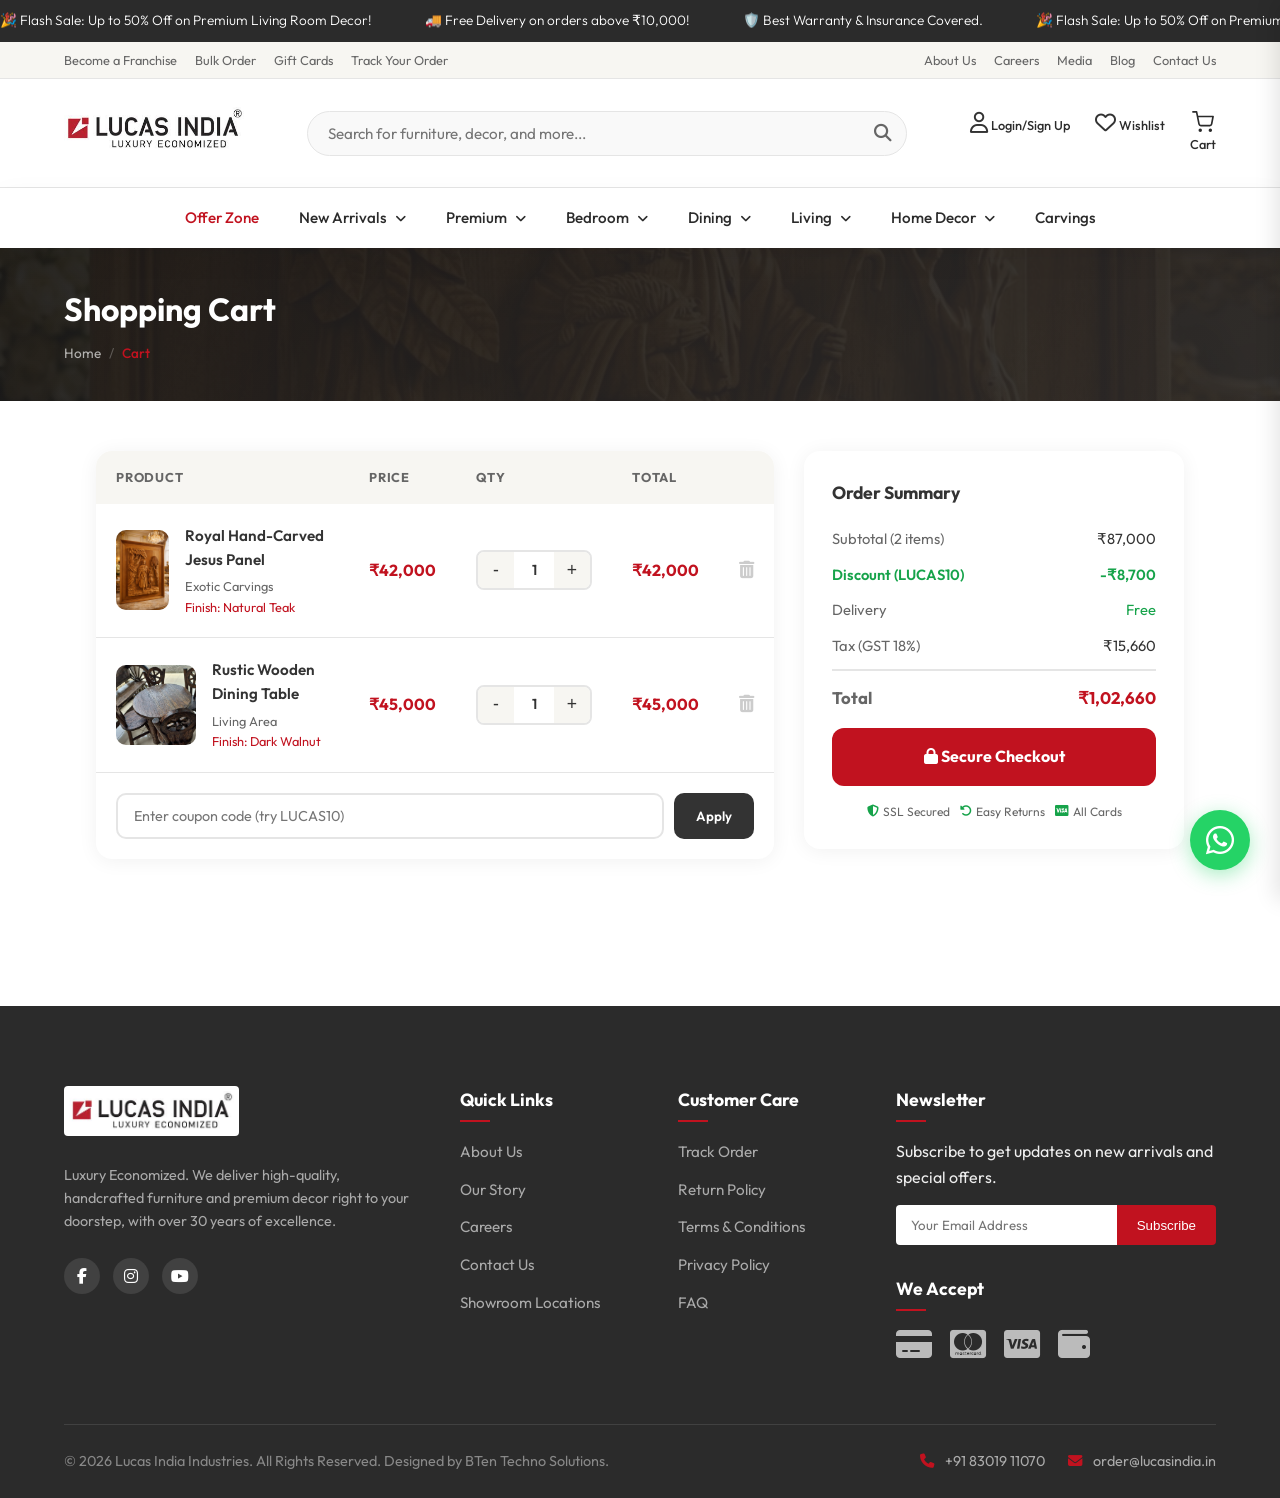
<file: cart.html>
<!DOCTYPE html>
<html lang="en">
<head>
    <meta charset="UTF-8">
    <meta name="viewport" content="width=device-width, initial-scale=1.0">
    <title>Shopping Cart | Lucas India Industries</title>
    <link rel="preconnect" href="https://fonts.googleapis.com">
    <link rel="preconnect" href="https://fonts.gstatic.com" crossorigin>
    <link rel="preload" as="image" href="logo.jpeg">
    <link href="https://fonts.googleapis.com/css2?family=Outfit:wght@300;400;500;600;700&display=swap" rel="stylesheet">
    <link rel="stylesheet" href="https://cdnjs.cloudflare.com/ajax/libs/font-awesome/6.4.0/css/all.min.css">
    <link rel="stylesheet" href="styles.css">
    <link rel="stylesheet" href="pages.css">
</head>
<body>
    <!-- Offer Menu - Scrolling -->
    <div class="top-offer-bar">
        <div class="scrolling-text">
            <span>🎉 Flash Sale: Up to 50% Off on Premium Living Room Decor! </span>
            <span>🚚 Free Delivery on orders above ₹10,000! </span>
            <span>🛡️ Best Warranty & Insurance Covered.</span>
            <span>🎉 Flash Sale: Up to 50% Off on Premium Living Room Decor! </span>
        </div>
    </div>

    <!-- Top Sub Menu -->
    <div class="top-sub-menu">
        <div class="container flex-between">
            <div class="left-links">
                <a href="products.html?cat=franchise">Become a Franchise</a>
                <a href="products.html">Bulk Order</a>
                <a href="products.html">Gift Cards</a>
                <a href="order-status.html">Track Your Order</a>
            </div>
            <div class="right-links">
                <a href="404.html">About Us</a>
                <a href="404.html">Careers</a>
                <a href="404.html">Media</a>
                <a href="404.html">Blog</a>
                <a href="404.html">Contact Us</a>
            </div>
        </div>
    </div>

    <!-- Main Header -->
    <header class="main-header" id="mainHeader">
        <div class="container flex-between align-center">
            <div class="logo">
                <a href="index.html"><img src="logo.jpeg" alt="Lucas India Logo" width="180" height="55" decoding="async"></a>
            </div>
            
            <!-- Mobile Toggle -->
            <button class="mobile-menu-toggle" id="mobileMenuBtn">
                <i class="fa-solid fa-bars"></i>
            </button>

            <div class="search-bar" id="siteSearchBar">
                <input type="text" id="siteSearchInput" placeholder="Search for furniture, decor, and more..." autocomplete="off">
                <button id="siteSearchBtn"><i class="fa-solid fa-magnifying-glass"></i></button>
            </div>

            <div class="user-actions">
                <a href="login.html" class="action-item desktop-only"><i class="fa-regular fa-user"></i> <span>Login/Sign Up</span></a>
                <a href="wishlist.html" class="action-item desktop-only"><i class="fa-regular fa-heart"></i> <span>Wishlist</span></a>
                <a href="#" class="action-item cart-icon" id="cartBtn">
                    <svg class="cart-svg" xmlns="http://www.w3.org/2000/svg" viewBox="0 0 24 24" fill="none" stroke="currentColor" stroke-width="1.8" stroke-linecap="round" stroke-linejoin="round" width="22" height="22"><circle cx="9" cy="21" r="1"/><circle cx="20" cy="21" r="1"/><path d="M1 1h4l2.68 13.39a2 2 0 0 0 2 1.61h9.72a2 2 0 0 0 2-1.61L23 6H6"/></svg>
                    <span class="cart-badge">0</span>
                    <span class="desktop-only">Cart</span>
                </a>
            </div>
        </div>
    </header>

    <!-- Navigation Menu (Mega Menu style) -->
    <nav class="main-nav" id="mainNav">
        <div class="mobile-nav-head desktop-hide">
            <h3>Menu</h3>
            <button id="closeMainNav"><i class="fa-solid fa-xmark"></i></button>
        </div>
        <div class="container">
            <ul class="nav-list">
                <li><a href="products.html?cat=offer" class="highlight">Offer Zone</a></li>
                <li class="has-mega"><a href="products.html?cat=new-arrivals">New Arrivals <i class="fa-solid fa-angle-down"></i></a></li>
                <li class="has-mega"><a href="products.html?cat=premium">Premium <i class="fa-solid fa-angle-down"></i></a></li>
                <li class="has-mega">
                    <a href="products.html?cat=bedroom">Bedroom <i class="fa-solid fa-angle-down"></i></a>
                    <div class="mega-menu">
                        <div class="mega-menu-content">
                            <div class="mega-column">
                                <h4>Beds</h4>
                                <ul>
                                    <li><a href="products.html?cat=bedroom">King Size Beds</a></li>
                                    <li><a href="products.html?cat=bedroom">Queen Size Beds</a></li>
                                    <li><a href="products.html?cat=bedroom">Single Beds</a></li>
                                    <li><a href="products.html?cat=bedroom">Beds with Storage</a></li>
                                </ul>
                            </div>
                            <div class="mega-column">
                                <h4>Mattresses</h4>
                                <ul>
                                    <li><a href="products.html?cat=bedroom">Orthopedic Mattresses</a></li>
                                    <li><a href="products.html?cat=bedroom">Memory Foam Mattresses</a></li>
                                    <li><a href="products.html?cat=bedroom">Coil Mattresses</a></li>
                                    <li><a href="products.html?cat=bedroom">Latex Mattresses</a></li>
                                </ul>
                            </div>
                            <div class="mega-column">
                                <h4>Storage</h4>
                                <ul>
                                    <li><a href="products.html?cat=bedroom">Wardrobes</a></li>
                                    <li><a href="products.html?cat=bedroom">Chest of Drawers</a></li>
                                    <li><a href="products.html?cat=bedroom">Bedside Tables</a></li>
                                    <li><a href="products.html?cat=bedroom">Dressing Tables</a></li>
                                </ul>
                            </div>
                            <div class="mega-image-column">
                                <img src="images/WhatsApp Image 2026-03-26 at 21.16.25.jpeg" alt="Bedroom collection" loading="lazy" decoding="async" width="280" height="180">
                                <br>
                                <a href="products.html" class="btn-primary" style="margin-top:10px; width:100%; text-align:center; padding:8px;">Shop Collection</a>
                            </div>
                        </div>
                    </div>
                </li>
                <li class="has-mega">
                    <a href="products.html?cat=dining">Dining <i class="fa-solid fa-angle-down"></i></a>
                    <div class="mega-menu">
                        <div class="mega-menu-content">
                            <div class="mega-column">
                                <h4>Dining Tables</h4>
                                <ul>
                                    <li><a href="products.html?cat=dining">4 Seater Sets</a></li>
                                    <li><a href="products.html?cat=dining">6 Seater Sets</a></li>
                                    <li><a href="products.html?cat=dining">8 Seater Sets</a></li>
                                    <li><a href="products.html?cat=dining">Extendable Tables</a></li>
                                </ul>
                            </div>
                            <div class="mega-column">
                                <h4>Seating</h4>
                                <ul>
                                    <li><a href="products.html?cat=dining">Dining Chairs</a></li>
                                    <li><a href="products.html?cat=dining">Dining Benches</a></li>
                                    <li><a href="products.html?cat=dining">Bar Stools</a></li>
                                </ul>
                            </div>
                            <div class="mega-column">
                                <h4>Storage</h4>
                                <ul>
                                    <li><a href="products.html?cat=dining">Crockery Units</a></li>
                                    <li><a href="products.html?cat=dining">Sideboards</a></li>
                                    <li><a href="products.html?cat=dining">Bar Cabinets</a></li>
                                </ul>
                            </div>
                            <div class="mega-image-column">
                                <img src="images/WhatsApp Image 2026-03-26 at 21.16.13.jpeg" alt="Dining collection" loading="lazy" decoding="async" width="280" height="180">
                                <br>
                                <a href="products.html" class="btn-primary" style="margin-top:10px; width:100%; text-align:center; padding:8px;">Shop Collection</a>
                            </div>
                        </div>
                    </div>
                </li>
                <li class="has-mega">
                    <a href="products.html?cat=living">Living <i class="fa-solid fa-angle-down"></i></a>
                    <div class="mega-menu">
                        <div class="mega-menu-content">
                            <div class="mega-column">
                                <h4>Sofas</h4>
                                <ul>
                                    <li><a href="products.html?cat=living">3 Seater Sofas</a></li>
                                    <li><a href="products.html?cat=living">L-Shaped Sofas</a></li>
                                    <li><a href="products.html?cat=living">Recliners</a></li>
                                    <li><a href="products.html?cat=living">Sofa Sets</a></li>
                                </ul>
                            </div>
                            <div class="mega-column">
                                <h4>Tables</h4>
                                <ul>
                                    <li><a href="products.html?cat=living">Coffee Tables</a></li>
                                    <li><a href="products.html?cat=living">Side Tables</a></li>
                                    <li><a href="products.html?cat=living">Console Tables</a></li>
                                    <li><a href="products.html?cat=living">Nesting Tables</a></li>
                                </ul>
                            </div>
                            <div class="mega-column">
                                <h4>Seating</h4>
                                <ul>
                                    <li><a href="products.html?cat=living">Lounge Chairs</a></li>
                                    <li><a href="products.html?cat=living">Accent Chairs</a></li>
                                    <li><a href="products.html?cat=living">Pouffes & Ottomans</a></li>
                                    <li><a href="products.html?cat=living">Benches</a></li>
                                </ul>
                            </div>
                            <div class="mega-image-column">
                                <img src="images/WhatsApp Image 2026-03-26 at 21.15.35.jpeg" alt="Living collection" loading="lazy" decoding="async" width="280" height="180">
                                <br>
                                <a href="products.html" class="btn-primary" style="margin-top:10px; width:100%; text-align:center; padding:8px;">Shop Collection</a>
                            </div>
                        </div>
                    </div>
                </li>
                <li class="has-mega"><a href="products.html?cat=home-decor">Home Decor <i class="fa-solid fa-angle-down"></i></a></li>
                <li><a href="products.html?cat=carvings">Carvings</a></li>
            </ul>
        </div>
    </nav>

    <div class="page-hero-banner">
        <div class="container inner">
            <h1>Shopping Cart</h1>
            <div class="page-breadcrumb">
                <a href="index.html">Home</a><span class="crumb-sep">/</span>
                <span class="crumb-current">Cart</span>
            </div>
        </div>
    </div>
    <div class="cart-page">
      <div class="container container-extra-wide" style="max-width:95%;margin:0 auto;">
        <div class="cart-grid">
          <div>
            <div class="cart-table-wrap">
              <table class="cart-table">
                <thead><tr><th>Product</th><th>Price</th><th>Qty</th><th>Total</th><th></th></tr></thead>
                <tbody id="cartTableBody">
                  <tr>
                    <td data-label="Product"><div class="cart-item-cell">
                      <img class="cart-item-img" src="images/WhatsApp Image 2026-03-26 at 21.16.20.jpeg" alt="Panel">
                      <div class="cart-item-detail">
                        <div class="item-name">Royal Hand-Carved Jesus Panel</div>
                        <div class="item-cat">Exotic Carvings</div>
                        <div class="item-finish">Finish: Natural Teak</div>
                      </div>
                    </div></td>
                    <td data-label="Price" class="item-price">₹42,000</td>
                    <td data-label="Quantity"><div class="cart-qty-control"><button onclick="cartQty(this,-1)">-</button><span>1</span><button onclick="cartQty(this,1)">+</button></div></td>
                    <td data-label="Total" class="item-price">₹42,000</td>
                    <td><button class="item-remove" onclick="removeCartItem(this)" title="Remove"><i class="fa-solid fa-trash-can"></i></button></td>
                  </tr>
                  <tr>
                    <td data-label="Product"><div class="cart-item-cell">
                      <img class="cart-item-img" src="images/WhatsApp Image 2026-03-26 at 21.16.13.jpeg" alt="Table">
                      <div class="cart-item-detail">
                        <div class="item-name">Rustic Wooden Dining Table</div>
                        <div class="item-cat">Living Area</div>
                        <div class="item-finish">Finish: Dark Walnut</div>
                      </div>
                    </div></td>
                    <td data-label="Price" class="item-price">₹45,000</td>
                    <td data-label="Quantity"><div class="cart-qty-control"><button onclick="cartQty(this,-1)">-</button><span>1</span><button onclick="cartQty(this,1)">+</button></div></td>
                    <td data-label="Total" class="item-price">₹45,000</td>
                    <td><button class="item-remove" onclick="removeCartItem(this)" title="Remove"><i class="fa-solid fa-trash-can"></i></button></td>
                  </tr>
                </tbody>
              </table>
              <div class="coupon-bar">
                <input type="text" id="couponInput" placeholder="Enter coupon code (try LUCAS10)">
                <button onclick="applyCoupon()">Apply</button>
              </div>
            </div>
            <div style="margin-top:16px;display:flex;gap:12px;flex-wrap:wrap;">
              <a href="products.html" class="btn-secondary" style="padding:12px 24px;display:inline-flex;align-items:center;gap:8px;"><i class="fa-solid fa-arrow-left"></i> Continue Shopping</a>
            </div>
          </div>
          <div>
            <div class="order-summary-box">
              <h3>Order Summary</h3>
              <div class="summary-row"><span>Subtotal (2 items)</span><span>₹87,000</span></div>
              <div class="summary-row savings"><span>Discount (LUCAS10)</span><span id="discountRow">-₹8,700</span></div>
              <div class="summary-row"><span>Delivery</span><span style="color:#16a34a">Free</span></div>
              <div class="summary-row"><span>Tax (GST 18%)</span><span>₹15,660</span></div>
              <div class="summary-row total"><span>Total</span><span id="cartTotal">₹1,02,660</span></div>
              <a href="checkout.html" class="btn-checkout-full"><i class="fa-solid fa-lock"></i> Secure Checkout</a>
              <div class="secure-badges">
                <span class="secure-badge"><i class="fa-solid fa-shield-halved"></i> SSL Secured</span>
                <span class="secure-badge"><i class="fa-solid fa-rotate-left"></i> Easy Returns</span>
                <span class="secure-badge"><i class="fa-brands fa-cc-visa"></i> All Cards</span>
              </div>
            </div>
          </div>
        </div>
      </div>
    </div>
    <footer class="main-footer">
        <div class="container">
            <div class="footer-grid">
                <div class="footer-col brand-col">
                    <img src="logo.jpeg" alt="Lucas India" class="footer-logo">
                    <p>Luxury Economized. We deliver high-quality, handcrafted furniture and premium decor right to your doorstep, with over 30 years of excellence.</p>
                    <div class="social-links">
                        <a href="https://facebook.com/lucasindiaindustries" target="_blank" rel="noopener"><i class="fa-brands fa-facebook-f"></i></a>
                        <a href="https://instagram.com/lucasindia" target="_blank" rel="noopener"><i class="fa-brands fa-instagram"></i></a>
                        <a href="https://youtube.com/@lucasindia" target="_blank" rel="noopener"><i class="fa-brands fa-youtube"></i></a>
                    </div>
                </div>
                
                <div class="footer-col">
                    <h4>Quick Links</h4>
                    <ul>
                        <li><a href="404.html">About Us</a></li>
                        <li><a href="404.html">Our Story</a></li>
                        <li><a href="404.html">Careers</a></li>
                        <li><a href="404.html">Contact Us</a></li>
                        <li><a href="404.html">Showroom Locations</a></li>
                    </ul>
                </div>

                <div class="footer-col">
                    <h4>Customer Care</h4>
                    <ul>
                        <li><a href="order-status.html">Track Order</a></li>
                        <li><a href="404.html">Return Policy</a></li>
                        <li><a href="404.html">Terms & Conditions</a></li>
                        <li><a href="404.html">Privacy Policy</a></li>
                        <li><a href="404.html">FAQ</a></li>
                    </ul>
                </div>

                <div class="footer-col newsletter-col">
                    <h4>Newsletter</h4>
                    <p>Subscribe to get updates on new arrivals and special offers.</p>
                    <form class="newsletter-form">
                        <input type="email" placeholder="Your Email Address">
                        <button type="submit">Subscribe</button>
                    </form>
                    <div class="payment-icons">
                        <h4>We Accept</h4>
                        <div class="icons">
                            <i class="fa-solid fa-credit-card"></i>
                            <i class="fa-brands fa-cc-mastercard"></i>
                            <i class="fa-brands fa-cc-visa"></i>
                            <i class="fa-solid fa-wallet"></i>
                        </div>
                    </div>
                </div>
            </div>
            
            <div class="footer-bottom flex-between">
                <p>&copy; 2026 Lucas India Industries. All Rights Reserved. Designed by BTen Techno Solutions.</p>
                <div class="contact-info">
                    <span><i class="fa-solid fa-phone"></i> +91 83019 11070</span>
                    <span><i class="fa-solid fa-envelope"></i> order@lucasindia.in</span>
                </div>
            </div>
        </div>
    </footer>

    <!-- WhatsApp Chat Widget -->
    <a href="https://wa.me/919876543210" target="_blank" rel="noopener" class="whatsapp-widget" aria-label="Chat on WhatsApp">
        <i class="fa-brands fa-whatsapp"></i>
    </a>

    <!-- Side Cart -->
    <div class="cart-overlay" id="cartOverlay"></div>
    <div class="side-cart" id="sideCart">
        <div class="cart-header">
            <h3>Your Cart</h3>
            <button class="close-cart" id="closeCart">&times;</button>
        </div>
        <div class="cart-items" id="sideCartItems">
            <!-- Dynamic items from ui.js -->
        </div>
        <div class="cart-footer">
            <div class="cart-total flex-between">
                <span>Subtotal:</span>
                <span class="total-price" id="sideCartTotal">₹0</span>
            </div>
            <a href="cart.html" class="btn-primary checkout-btn" style="width: 100%; text-align: center;">View Cart</a>
        </div>
    </div>

    <button id="backToTopBtn" class="back-to-top" title="Back to top"><i class="fa-solid fa-arrow-up"></i></button>

    <script src="ui.js"></script>
    <script src="search.js"></script>
    <script>
function cartQty(btn, delta) {
    const span = btn.parentElement.querySelector('span');
    let v = parseInt(span.textContent) + delta;
    if (v < 1) { if (confirm('Remove this item?')) { btn.closest('tr').remove(); Toast.success('Item removed'); } return; }
    span.textContent = v;
    Toast.info('Quantity updated');
}
function removeCartItem(btn) {
    Modal.confirm('Remove Item?', 'Are you sure you want to remove this item from your cart?',
        () => { btn.closest('tr').remove(); Toast.success('Item removed from cart'); });
}
function applyCoupon() {
    const code = document.getElementById('couponInput').value.trim().toUpperCase();
    const disc = document.getElementById('discountRow');
    if (code === 'LUCAS10') {
        disc.style.display = 'flex';
        document.getElementById('cartTotal').textContent = '₹93,960';
        Toast.success('Coupon <strong>LUCAS10</strong> applied! You saved ₹8,700');
    } else if (code) {
        Toast.error('Invalid coupon code. Try <strong>LUCAS10</strong>');
    }
}
</script>
</body>
</html>
</file>
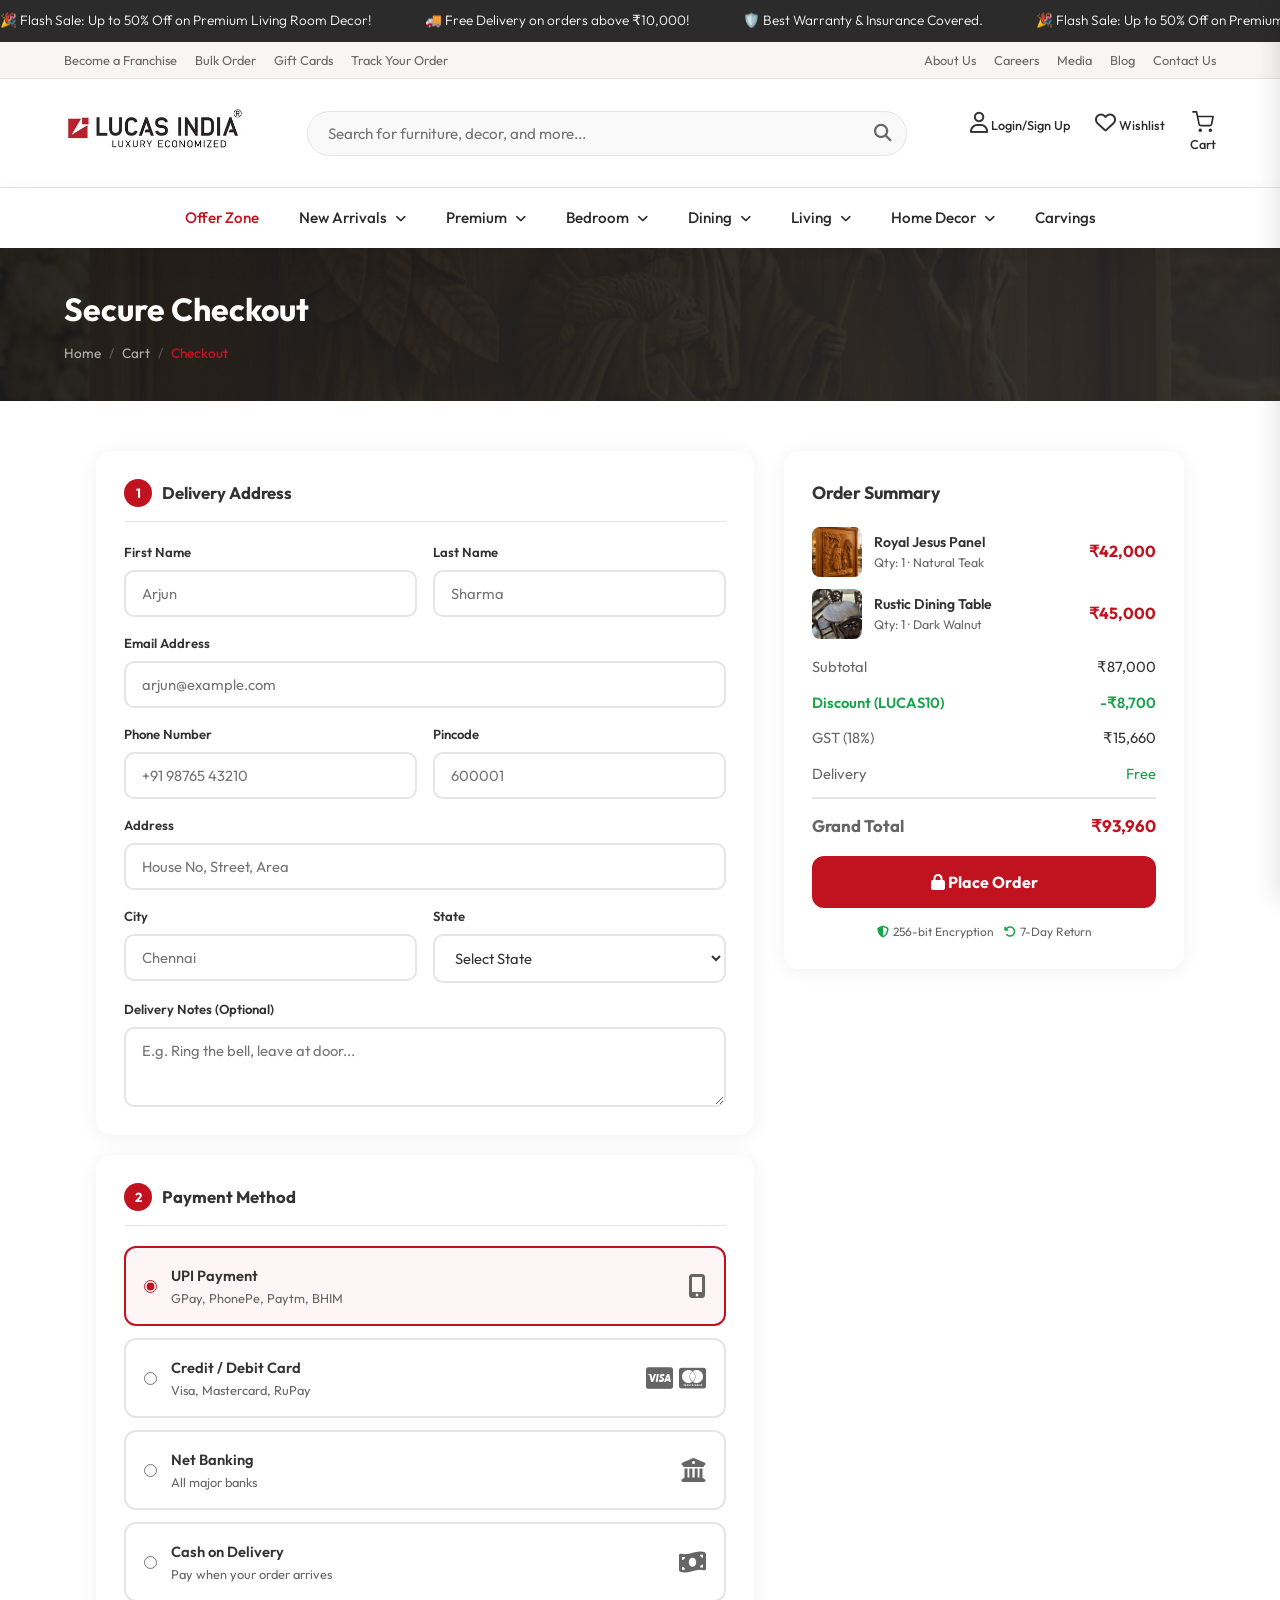
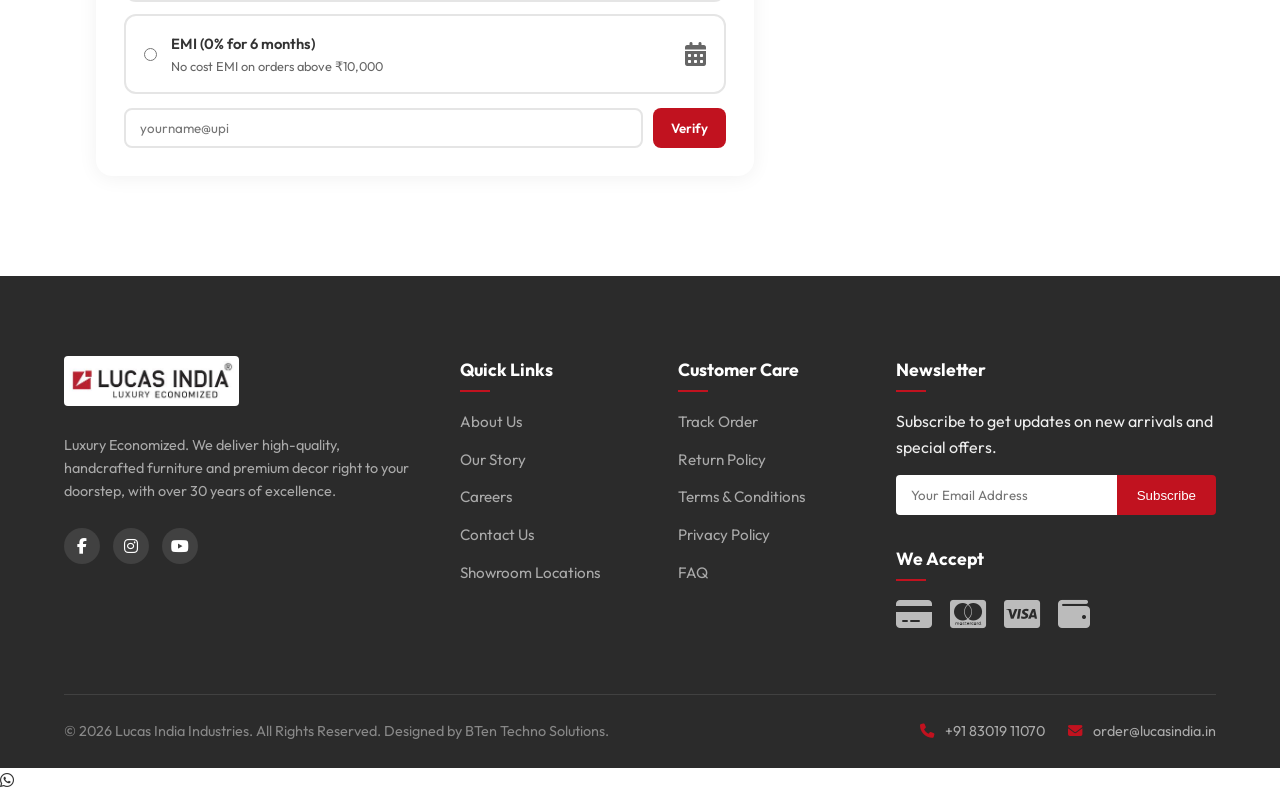
<file: checkout.html>
<!DOCTYPE html>
<html lang="en">
<head>
    <meta charset="UTF-8"><meta name="viewport" content="width=device-width, initial-scale=1.0">
    <title>Checkout | Lucas India Industries</title>
    <link rel="preconnect" href="https://fonts.googleapis.com">
    <link rel="preconnect" href="https://fonts.gstatic.com" crossorigin>
    <link rel="preload" as="image" href="logo.jpeg">
    <link href="https://fonts.googleapis.com/css2?family=Outfit:wght@300;400;500;600;700&display=swap" rel="stylesheet">
    <link rel="stylesheet" href="https://cdnjs.cloudflare.com/ajax/libs/font-awesome/6.4.0/css/all.min.css">
    <link rel="stylesheet" href="styles.css">
    <link rel="stylesheet" href="animations.css"><link rel="stylesheet" href="pages.css"><link rel="stylesheet" href="animations.css">
</head><body>
<!-- Offer Menu - Scrolling -->
    <div class="top-offer-bar">
        <div class="scrolling-text">
            <span>🎉 Flash Sale: Up to 50% Off on Premium Living Room Decor! </span>
            <span>🚚 Free Delivery on orders above ₹10,000! </span>
            <span>🛡️ Best Warranty & Insurance Covered.</span>
            <span>🎉 Flash Sale: Up to 50% Off on Premium Living Room Decor! </span>
        </div>
    </div>

    <!-- Top Sub Menu -->
    <div class="top-sub-menu">
        <div class="container flex-between">
            <div class="left-links">
                <a href="products.html?cat=franchise">Become a Franchise</a>
                <a href="products.html">Bulk Order</a>
                <a href="products.html">Gift Cards</a>
                <a href="order-status.html">Track Your Order</a>
            </div>
            <div class="right-links">
                <a href="404.html">About Us</a>
                <a href="404.html">Careers</a>
                <a href="404.html">Media</a>
                <a href="404.html">Blog</a>
                <a href="404.html">Contact Us</a>
            </div>
        </div>
    </div>

    <!-- Main Header -->
    <header class="main-header" id="mainHeader">
        <div class="container flex-between align-center">
            <div class="logo">
                <a href="index.html"><img src="logo.jpeg" alt="Lucas India Logo" width="180" height="55" decoding="async"></a>
            </div>
            
            <!-- Mobile Toggle -->
            <button class="mobile-menu-toggle" id="mobileMenuBtn">
                <i class="fa-solid fa-bars"></i>
            </button>

            <div class="search-bar" id="siteSearchBar">
                <input type="text" id="siteSearchInput" placeholder="Search for furniture, decor, and more..." autocomplete="off">
                <button id="siteSearchBtn"><i class="fa-solid fa-magnifying-glass"></i></button>
            </div>

            <div class="user-actions">
                <a href="login.html" class="action-item desktop-only"><i class="fa-regular fa-user"></i> <span>Login/Sign Up</span></a>
                <a href="wishlist.html" class="action-item desktop-only"><i class="fa-regular fa-heart"></i> <span>Wishlist</span></a>
                <a href="#" class="action-item cart-icon" id="cartBtn">
                    <svg class="cart-svg" xmlns="http://www.w3.org/2000/svg" viewBox="0 0 24 24" fill="none" stroke="currentColor" stroke-width="1.8" stroke-linecap="round" stroke-linejoin="round" width="22" height="22"><circle cx="9" cy="21" r="1"/><circle cx="20" cy="21" r="1"/><path d="M1 1h4l2.68 13.39a2 2 0 0 0 2 1.61h9.72a2 2 0 0 0 2-1.61L23 6H6"/></svg>
                    <span class="badge">2</span>
                    <span class="desktop-only">Cart</span>
                </a>
            </div>
        </div>
    </header>

    <!-- Navigation Menu (Mega Menu style) -->
    <nav class="main-nav" id="mainNav">
        <div class="mobile-nav-head desktop-hide">
            <h3>Menu</h3>
            <button id="closeMainNav"><i class="fa-solid fa-xmark"></i></button>
        </div>
        <div class="container">
            <ul class="nav-list">
                <li><a href="products.html?cat=offer" class="highlight">Offer Zone</a></li>
                <li class="has-mega"><a href="products.html?cat=new-arrivals">New Arrivals <i class="fa-solid fa-angle-down"></i></a></li>
                <li class="has-mega"><a href="products.html?cat=premium">Premium <i class="fa-solid fa-angle-down"></i></a></li>
                <li class="has-mega">
                    <a href="products.html?cat=bedroom">Bedroom <i class="fa-solid fa-angle-down"></i></a>
                    <div class="mega-menu">
                        <div class="mega-menu-content">
                            <div class="mega-column">
                                <h4>Beds</h4>
                                <ul>
                                    <li><a href="products.html?cat=bedroom">King Size Beds</a></li>
                                    <li><a href="products.html?cat=bedroom">Queen Size Beds</a></li>
                                    <li><a href="products.html?cat=bedroom">Single Beds</a></li>
                                    <li><a href="products.html?cat=bedroom">Beds with Storage</a></li>
                                </ul>
                            </div>
                            <div class="mega-column">
                                <h4>Mattresses</h4>
                                <ul>
                                    <li><a href="products.html?cat=bedroom">Orthopedic Mattresses</a></li>
                                    <li><a href="products.html?cat=bedroom">Memory Foam Mattresses</a></li>
                                    <li><a href="products.html?cat=bedroom">Coil Mattresses</a></li>
                                    <li><a href="products.html?cat=bedroom">Latex Mattresses</a></li>
                                </ul>
                            </div>
                            <div class="mega-column">
                                <h4>Storage</h4>
                                <ul>
                                    <li><a href="products.html?cat=bedroom">Wardrobes</a></li>
                                    <li><a href="products.html?cat=bedroom">Chest of Drawers</a></li>
                                    <li><a href="products.html?cat=bedroom">Bedside Tables</a></li>
                                    <li><a href="products.html?cat=bedroom">Dressing Tables</a></li>
                                </ul>
                            </div>
                            <div class="mega-image-column">
                                <img src="images/WhatsApp Image 2026-03-26 at 21.16.25.jpeg" alt="Bedroom collection" loading="lazy" decoding="async" width="280" height="180">
                                <br>
                                <a href="products.html" class="btn-primary" style="margin-top:10px; width:100%; text-align:center; padding:8px;">Shop Collection</a>
                            </div>
                        </div>
                    </div>
                </li>
                <li class="has-mega">
                    <a href="products.html?cat=dining">Dining <i class="fa-solid fa-angle-down"></i></a>
                    <div class="mega-menu">
                        <div class="mega-menu-content">
                            <div class="mega-column">
                                <h4>Dining Tables</h4>
                                <ul>
                                    <li><a href="products.html?cat=dining">4 Seater Sets</a></li>
                                    <li><a href="products.html?cat=dining">6 Seater Sets</a></li>
                                    <li><a href="products.html?cat=dining">8 Seater Sets</a></li>
                                    <li><a href="products.html?cat=dining">Extendable Tables</a></li>
                                </ul>
                            </div>
                            <div class="mega-column">
                                <h4>Seating</h4>
                                <ul>
                                    <li><a href="products.html?cat=dining">Dining Chairs</a></li>
                                    <li><a href="products.html?cat=dining">Dining Benches</a></li>
                                    <li><a href="products.html?cat=dining">Bar Stools</a></li>
                                </ul>
                            </div>
                            <div class="mega-column">
                                <h4>Storage</h4>
                                <ul>
                                    <li><a href="products.html?cat=dining">Crockery Units</a></li>
                                    <li><a href="products.html?cat=dining">Sideboards</a></li>
                                    <li><a href="products.html?cat=dining">Bar Cabinets</a></li>
                                </ul>
                            </div>
                            <div class="mega-image-column">
                                <img src="images/WhatsApp Image 2026-03-26 at 21.16.13.jpeg" alt="Dining collection" loading="lazy" decoding="async" width="280" height="180">
                                <br>
                                <a href="products.html" class="btn-primary" style="margin-top:10px; width:100%; text-align:center; padding:8px;">Shop Collection</a>
                            </div>
                        </div>
                    </div>
                </li>
                <li class="has-mega">
                    <a href="products.html?cat=living">Living <i class="fa-solid fa-angle-down"></i></a>
                    <div class="mega-menu">
                        <div class="mega-menu-content">
                            <div class="mega-column">
                                <h4>Sofas</h4>
                                <ul>
                                    <li><a href="products.html?cat=living">3 Seater Sofas</a></li>
                                    <li><a href="products.html?cat=living">L-Shaped Sofas</a></li>
                                    <li><a href="products.html?cat=living">Recliners</a></li>
                                    <li><a href="products.html?cat=living">Sofa Sets</a></li>
                                </ul>
                            </div>
                            <div class="mega-column">
                                <h4>Tables</h4>
                                <ul>
                                    <li><a href="products.html?cat=living">Coffee Tables</a></li>
                                    <li><a href="products.html?cat=living">Side Tables</a></li>
                                    <li><a href="products.html?cat=living">Console Tables</a></li>
                                    <li><a href="products.html?cat=living">Nesting Tables</a></li>
                                </ul>
                            </div>
                            <div class="mega-column">
                                <h4>Seating</h4>
                                <ul>
                                    <li><a href="products.html?cat=living">Lounge Chairs</a></li>
                                    <li><a href="products.html?cat=living">Accent Chairs</a></li>
                                    <li><a href="products.html?cat=living">Pouffes & Ottomans</a></li>
                                    <li><a href="products.html?cat=living">Benches</a></li>
                                </ul>
                            </div>
                            <div class="mega-image-column">
                                <img src="images/WhatsApp Image 2026-03-26 at 21.15.35.jpeg" alt="Living collection" loading="lazy" decoding="async" width="280" height="180">
                                <br>
                                <a href="products.html" class="btn-primary" style="margin-top:10px; width:100%; text-align:center; padding:8px;">Shop Collection</a>
                            </div>
                        </div>
                    </div>
                </li>
                <li class="has-mega"><a href="products.html?cat=home-decor">Home Decor <i class="fa-solid fa-angle-down"></i></a></li>
                <li><a href="products.html?cat=carvings">Carvings</a></li>
            </ul>
        </div>
    </nav>

    <div class="page-hero-banner"><div class="container inner">
        <h1>Secure Checkout</h1>
        <div class="page-breadcrumb"><a href="index.html">Home</a><span class="crumb-sep">/</span><a href="cart.html">Cart</a><span class="crumb-sep">/</span><span class="crumb-current">Checkout</span></div>
    </div></div>
    <div class="checkout-page"><div class="container container-extra-wide" style="max-width:95%;margin:0 auto;">
      <div class="checkout-grid">
        <div>
          <div class="checkout-section">
            <h3><span class="step-num">1</span> Delivery Address</h3>
            <div class="form-grid">
              <div class="form-group"><label>First Name</label><input type="text" placeholder="Arjun" id="fname"></div>
              <div class="form-group"><label>Last Name</label><input type="text" placeholder="Sharma" id="lname"></div>
              <div class="form-group form-span-2"><label>Email Address</label><input type="email" placeholder="arjun@example.com" id="email"></div>
              <div class="form-group"><label>Phone Number</label><input type="tel" placeholder="+91 98765 43210" id="phone"></div>
              <div class="form-group"><label>Pincode</label><input type="text" placeholder="600001" id="pincode"></div>
              <div class="form-group form-span-2"><label>Address</label><input type="text" placeholder="House No, Street, Area" id="addr"></div>
              <div class="form-group"><label>City</label><input type="text" placeholder="Chennai" id="city"></div>
              <div class="form-group"><label>State</label><select id="state"><option>Select State</option><option>Tamil Nadu</option><option>Kerala</option><option>Karnataka</option><option>Maharashtra</option><option>Delhi</option></select></div>
              <div class="form-group form-span-2"><label>Delivery Notes (Optional)</label><textarea placeholder="E.g. Ring the bell, leave at door..."></textarea></div>
            </div>
          </div>
          <div class="checkout-section">
            <h3><span class="step-num">2</span> Payment Method</h3>
            <div class="payment-methods">
              <label class="pay-option selected" onclick="selectPay(this)"><input type="radio" name="pay" value="upi" checked><div><div class="pay-label">UPI Payment</div><div class="pay-sub">GPay, PhonePe, Paytm, BHIM</div></div><div class="pay-icons"><i class="fa-solid fa-mobile-screen-button"></i></div></label>
              <label class="pay-option" onclick="selectPay(this)"><input type="radio" name="pay" value="card"><div><div class="pay-label">Credit / Debit Card</div><div class="pay-sub">Visa, Mastercard, RuPay</div></div><div class="pay-icons"><i class="fa-brands fa-cc-visa"></i><i class="fa-brands fa-cc-mastercard"></i></div></label>
              <label class="pay-option" onclick="selectPay(this)"><input type="radio" name="pay" value="netbanking"><div><div class="pay-label">Net Banking</div><div class="pay-sub">All major banks</div></div><div class="pay-icons"><i class="fa-solid fa-building-columns"></i></div></label>
              <label class="pay-option" onclick="selectPay(this)"><input type="radio" name="pay" value="cod"><div><div class="pay-label">Cash on Delivery</div><div class="pay-sub">Pay when your order arrives</div></div><div class="pay-icons"><i class="fa-solid fa-money-bill-wave"></i></div></label>
              <label class="pay-option" onclick="selectPay(this)"><input type="radio" name="pay" value="emi"><div><div class="pay-label">EMI (0% for 6 months)</div><div class="pay-sub">No cost EMI on orders above ₹10,000</div></div><div class="pay-icons"><i class="fa-solid fa-calendar-days"></i></div></label>
            </div>
            <div class="upi-input-row" id="upiRow" style="margin-top:14px;">
              <input type="text" id="upiId" placeholder="yourname@upi"><button onclick="verifyUPI()">Verify</button>
            </div>
          </div>
        </div>
        <div>
          <div class="order-summary-box" style="position:sticky;top:90px;">
            <h3>Order Summary</h3>
            <div style="margin-bottom:16px;">
              <div style="display:flex;align-items:center;gap:12px;margin-bottom:12px;">
                <img src="images/WhatsApp Image 2026-03-26 at 21.16.20.jpeg" style="width:50px;height:50px;border-radius:8px;object-fit:cover;" alt="">
                <div><div style="font-weight:600;font-size:0.88rem;">Royal Jesus Panel</div><div style="font-size:0.78rem;color:var(--text-muted);">Qty: 1 · Natural Teak</div></div>
                <div style="margin-left:auto;font-weight:700;color:var(--accent-color);">₹42,000</div>
              </div>
              <div style="display:flex;align-items:center;gap:12px;">
                <img src="images/WhatsApp Image 2026-03-26 at 21.16.13.jpeg" style="width:50px;height:50px;border-radius:8px;object-fit:cover;" alt="">
                <div><div style="font-weight:600;font-size:0.88rem;">Rustic Dining Table</div><div style="font-size:0.78rem;color:var(--text-muted);">Qty: 1 · Dark Walnut</div></div>
                <div style="margin-left:auto;font-weight:700;color:var(--accent-color);">₹45,000</div>
              </div>
            </div>
            <div class="summary-row"><span>Subtotal</span><span>₹87,000</span></div>
            <div class="summary-row savings"><span>Discount (LUCAS10)</span><span>-₹8,700</span></div>
            <div class="summary-row"><span>GST (18%)</span><span>₹15,660</span></div>
            <div class="summary-row"><span>Delivery</span><span style="color:#16a34a;">Free</span></div>
            <div class="summary-row total"><span>Grand Total</span><span>₹93,960</span></div>
            <button class="btn-checkout-full" onclick="placeOrder()"><i class="fa-solid fa-lock"></i> Place Order</button>
            <div class="secure-badges" style="margin-top:14px;">
              <span class="secure-badge"><i class="fa-solid fa-shield-halved"></i> 256-bit Encryption</span>
              <span class="secure-badge"><i class="fa-solid fa-rotate-left"></i> 7-Day Return</span>
            </div>
          </div>
        </div>
      </div>
    </div></div>

<footer class="main-footer">
        <div class="container">
            <div class="footer-grid">
                <div class="footer-col brand-col">
                    <img src="logo.jpeg" alt="Lucas India" class="footer-logo">
                    <p>Luxury Economized. We deliver high-quality, handcrafted furniture and premium decor right to your doorstep, with over 30 years of excellence.</p>
                    <div class="social-links">
                        <a href="https://facebook.com/lucasindiaindustries" target="_blank" rel="noopener"><i class="fa-brands fa-facebook-f"></i></a>
                        <a href="https://instagram.com/lucasindia" target="_blank" rel="noopener"><i class="fa-brands fa-instagram"></i></a>
                        <a href="https://youtube.com/@lucasindia" target="_blank" rel="noopener"><i class="fa-brands fa-youtube"></i></a>
                    </div>
                </div>
                
                <div class="footer-col">
                    <h4>Quick Links</h4>
                    <ul>
                        <li><a href="404.html">About Us</a></li>
                        <li><a href="404.html">Our Story</a></li>
                        <li><a href="404.html">Careers</a></li>
                        <li><a href="404.html">Contact Us</a></li>
                        <li><a href="404.html">Showroom Locations</a></li>
                    </ul>
                </div>

                <div class="footer-col">
                    <h4>Customer Care</h4>
                    <ul>
                        <li><a href="order-status.html">Track Order</a></li>
                        <li><a href="404.html">Return Policy</a></li>
                        <li><a href="404.html">Terms & Conditions</a></li>
                        <li><a href="404.html">Privacy Policy</a></li>
                        <li><a href="404.html">FAQ</a></li>
                    </ul>
                </div>

                <div class="footer-col newsletter-col">
                    <h4>Newsletter</h4>
                    <p>Subscribe to get updates on new arrivals and special offers.</p>
                    <form class="newsletter-form">
                        <input type="email" placeholder="Your Email Address">
                        <button type="submit">Subscribe</button>
                    </form>
                    <div class="payment-icons">
                        <h4>We Accept</h4>
                        <div class="icons">
                            <i class="fa-solid fa-credit-card"></i>
                            <i class="fa-brands fa-cc-mastercard"></i>
                            <i class="fa-brands fa-cc-visa"></i>
                            <i class="fa-solid fa-wallet"></i>
                        </div>
                    </div>
                </div>
            </div>
            
            <div class="footer-bottom flex-between">
                <p>&copy; 2026 Lucas India Industries. All Rights Reserved. Designed by BTen Techno Solutions.</p>
                <div class="contact-info">
                    <span><i class="fa-solid fa-phone"></i> +91 83019 11070</span>
                    <span><i class="fa-solid fa-envelope"></i> order@lucasindia.in</span>
                </div>
            </div>
        </div>
    </footer>

    <div class="cart-overlay" id="cartOverlay"></div>
    <div class="side-cart" id="sideCart">
        <div class="cart-header"><h3>Your Cart</h3><button class="close-cart" id="closeCart">&times;</button></div>
        <div class="cart-items">
            <div class="empty-cart-state" style="padding: 40px 20px; text-align: center; color: var(--text-muted);">
                <div class="empty-icon" style="font-size: 3rem; margin-bottom: 20px; color: #eee; transform: rotate(-10deg);"><i class="fa-solid fa-cart-shopping"></i></div>
                <h4 style="color: var(--text-dark); margin-bottom: 10px;">Your cart is empty</h4>
                <p style="font-size: 0.9rem; margin-bottom: 25px;">Looks like you haven't added anything to your cart yet.</p>
                <a href="products.html" class="btn-primary" style="padding: 10px 20px; font-size: 0.9rem; border-radius: 50px;">Start Shopping</a>
            </div>
        </div>
        <div class="cart-footer"><a href="cart.html" class="btn-primary checkout-btn" style="width:100%;text-align:center;display:block;">View Cart</a></div>
    </div>
    <a href="https://wa.me/919876543210" class="whatsapp-float" target="_blank" rel="noopener"><i class="fa-brands fa-whatsapp"></i></a>
    <button id="backToTopBtn" class="back-to-top" title="Back to top"><i class="fa-solid fa-arrow-up"></i></button>

    <script src="ui.js"></script>
    <script src="search.js"></script>
    <script>
    function selectPay(el){
        document.querySelectorAll('.pay-option').forEach(p=>p.classList.remove('selected'));
        el.classList.add('selected');
        const val = el.querySelector('input').value;
        const upiRow = document.getElementById('upiRow');
        if(upiRow) upiRow.style.display = val==='upi' ? 'flex' : 'none';
    }
    function verifyUPI(){
        const val = document.getElementById('upiId').value;
        if(val && val.includes('@')) Toast.success('UPI ID verified successfully!');
        else Toast.error('Please enter a valid UPI ID (e.g. name@upi)');
    }
    function placeOrder(){
        const fname = document.getElementById('fname').value;
        const phone = document.getElementById('phone').value;
        const addr  = document.getElementById('addr').value;
        if(!fname||!phone||!addr){
            Modal.error('Missing Details', 'Please fill in all required delivery details before placing your order.');
            return;
        }
        Modal.success('Order Placed!', 'Redirecting to your order confirmation...', {
            confirmText: 'View Order',
            onConfirm: ()=>{ window.location.href='order-success.html'; }
        });
    }
    </script>
</body></html>
</file>
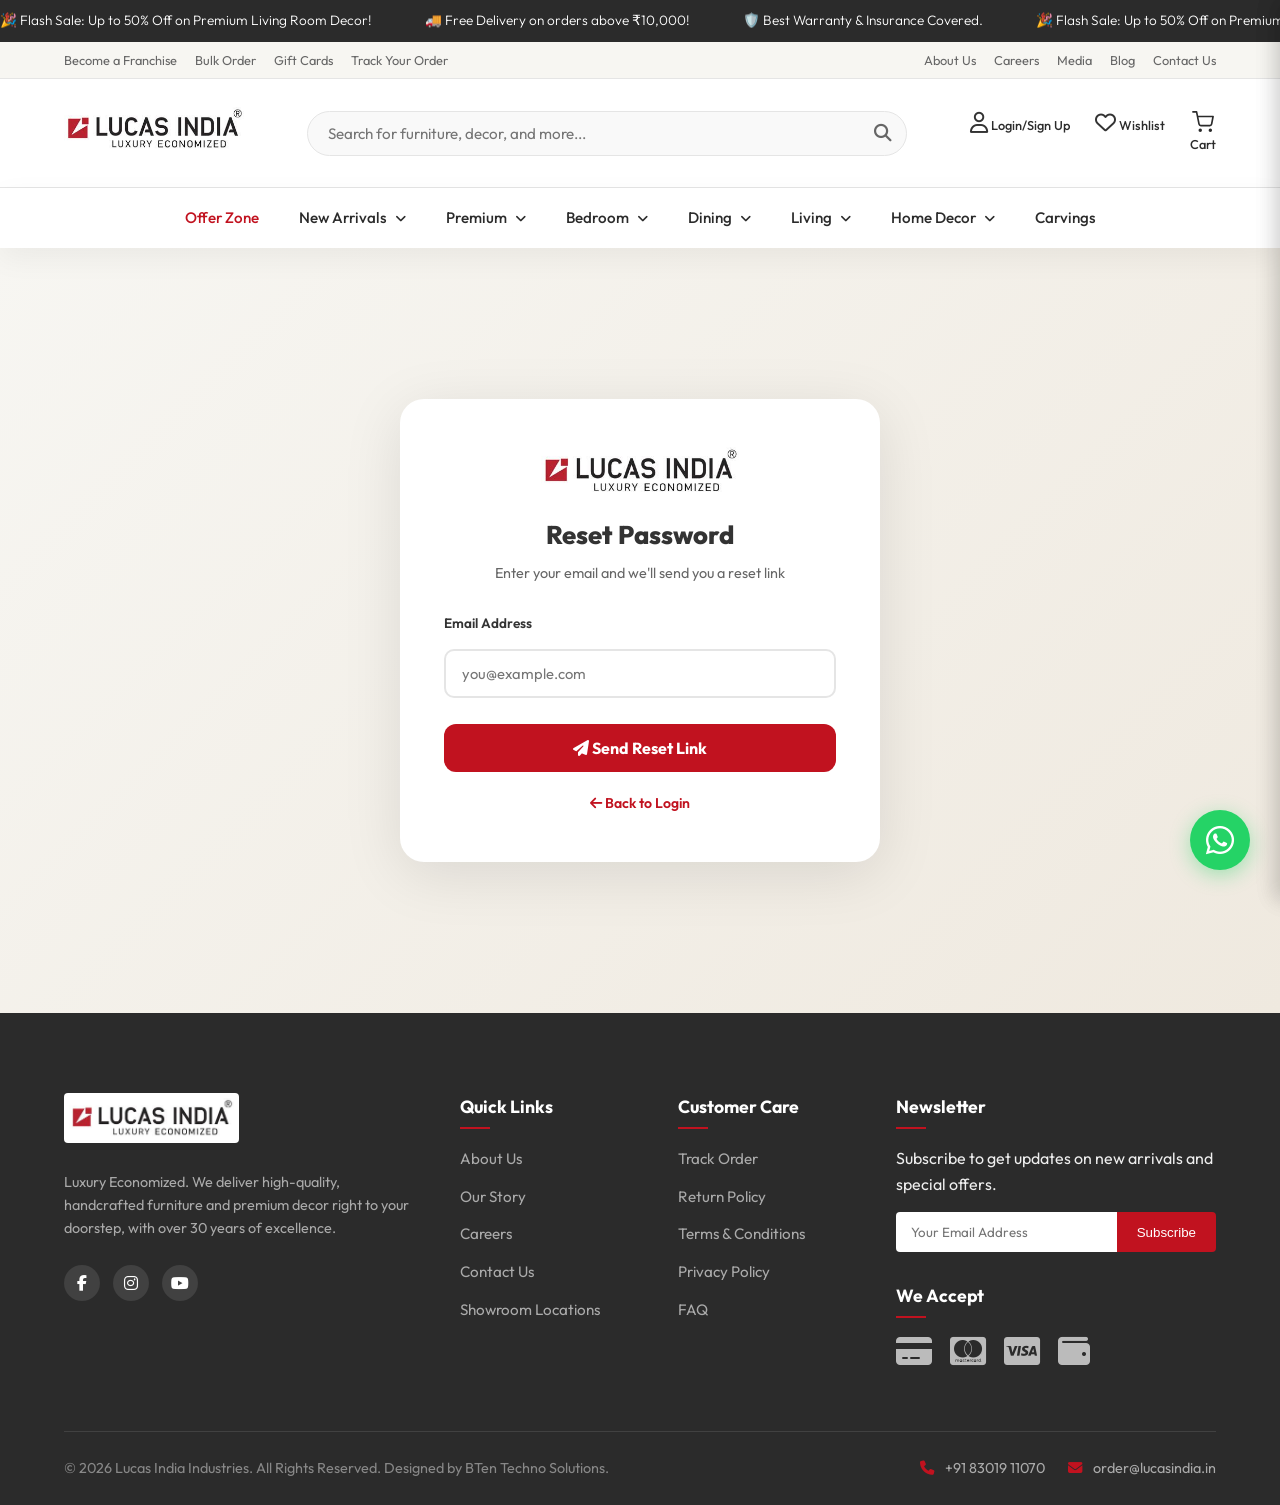
<file: forgot-password.html>
<!DOCTYPE html>
<html lang="en">
<head>
    <meta charset="UTF-8"><meta name="viewport" content="width=device-width, initial-scale=1.0">
    <title>Forgot Password | Lucas India Industries</title>
    <link rel="preconnect" href="https://fonts.googleapis.com">
    <link rel="preconnect" href="https://fonts.gstatic.com" crossorigin>
    <link rel="preload" as="image" href="logo.jpeg">
    <link href="https://fonts.googleapis.com/css2?family=Outfit:wght@300;400;500;600;700&display=swap" rel="stylesheet">
    <link rel="stylesheet" href="https://cdnjs.cloudflare.com/ajax/libs/font-awesome/6.4.0/css/all.min.css">
    <link rel="stylesheet" href="styles.css"><link rel="stylesheet" href="pages.css">
</head><body>
<!-- Offer Menu - Scrolling -->
    <div class="top-offer-bar">
        <div class="scrolling-text">
            <span>🎉 Flash Sale: Up to 50% Off on Premium Living Room Decor! </span>
            <span>🚚 Free Delivery on orders above ₹10,000! </span>
            <span>🛡️ Best Warranty & Insurance Covered.</span>
            <span>🎉 Flash Sale: Up to 50% Off on Premium Living Room Decor! </span>
        </div>
    </div>

    <!-- Top Sub Menu -->
    <div class="top-sub-menu">
        <div class="container flex-between">
            <div class="left-links">
                <a href="products.html?cat=franchise">Become a Franchise</a>
                <a href="products.html">Bulk Order</a>
                <a href="products.html">Gift Cards</a>
                <a href="order-status.html">Track Your Order</a>
            </div>
            <div class="right-links">
                <a href="404.html">About Us</a>
                <a href="404.html">Careers</a>
                <a href="404.html">Media</a>
                <a href="404.html">Blog</a>
                <a href="404.html">Contact Us</a>
            </div>
        </div>
    </div>

    <!-- Main Header -->
    <header class="main-header" id="mainHeader">
        <div class="container flex-between align-center">
            <div class="logo">
                <a href="index.html"><img src="logo.jpeg" alt="Lucas India Logo" width="180" height="55" decoding="async"></a>
            </div>
            
            <!-- Mobile Toggle -->
            <button class="mobile-menu-toggle" id="mobileMenuBtn">
                <i class="fa-solid fa-bars"></i>
            </button>

            <div class="search-bar" id="siteSearchBar">
                <input type="text" id="siteSearchInput" placeholder="Search for furniture, decor, and more..." autocomplete="off">
                <button id="siteSearchBtn"><i class="fa-solid fa-magnifying-glass"></i></button>
            </div>

            <div class="user-actions">
                <a href="login.html" class="action-item desktop-only"><i class="fa-regular fa-user"></i> <span>Login/Sign Up</span></a>
                <a href="wishlist.html" class="action-item desktop-only"><i class="fa-regular fa-heart"></i> <span>Wishlist</span></a>
                <a href="#" class="action-item cart-icon" id="cartBtn">
                    <svg class="cart-svg" xmlns="http://www.w3.org/2000/svg" viewBox="0 0 24 24" fill="none" stroke="currentColor" stroke-width="1.8" stroke-linecap="round" stroke-linejoin="round" width="22" height="22"><circle cx="9" cy="21" r="1"/><circle cx="20" cy="21" r="1"/><path d="M1 1h4l2.68 13.39a2 2 0 0 0 2 1.61h9.72a2 2 0 0 0 2-1.61L23 6H6"/></svg>
                    <span class="badge">2</span>
                    <span class="desktop-only">Cart</span>
                </a>
            </div>
        </div>
    </header>

    <!-- Navigation Menu (Mega Menu style) -->
    <nav class="main-nav" id="mainNav">
        <div class="mobile-nav-head desktop-hide">
            <h3>Menu</h3>
            <button id="closeMainNav"><i class="fa-solid fa-xmark"></i></button>
        </div>
        <div class="container">
            <ul class="nav-list">
                <li><a href="products.html?cat=offer" class="highlight">Offer Zone</a></li>
                <li class="has-mega"><a href="products.html?cat=new-arrivals">New Arrivals <i class="fa-solid fa-angle-down"></i></a></li>
                <li class="has-mega"><a href="products.html?cat=premium">Premium <i class="fa-solid fa-angle-down"></i></a></li>
                <li class="has-mega">
                    <a href="products.html?cat=bedroom">Bedroom <i class="fa-solid fa-angle-down"></i></a>
                    <div class="mega-menu">
                        <div class="mega-menu-content">
                            <div class="mega-column">
                                <h4>Beds</h4>
                                <ul>
                                    <li><a href="products.html?cat=bedroom">King Size Beds</a></li>
                                    <li><a href="products.html?cat=bedroom">Queen Size Beds</a></li>
                                    <li><a href="products.html?cat=bedroom">Single Beds</a></li>
                                    <li><a href="products.html?cat=bedroom">Beds with Storage</a></li>
                                </ul>
                            </div>
                            <div class="mega-column">
                                <h4>Mattresses</h4>
                                <ul>
                                    <li><a href="products.html?cat=bedroom">Orthopedic Mattresses</a></li>
                                    <li><a href="products.html?cat=bedroom">Memory Foam Mattresses</a></li>
                                    <li><a href="products.html?cat=bedroom">Coil Mattresses</a></li>
                                    <li><a href="products.html?cat=bedroom">Latex Mattresses</a></li>
                                </ul>
                            </div>
                            <div class="mega-column">
                                <h4>Storage</h4>
                                <ul>
                                    <li><a href="products.html?cat=bedroom">Wardrobes</a></li>
                                    <li><a href="products.html?cat=bedroom">Chest of Drawers</a></li>
                                    <li><a href="products.html?cat=bedroom">Bedside Tables</a></li>
                                    <li><a href="products.html?cat=bedroom">Dressing Tables</a></li>
                                </ul>
                            </div>
                            <div class="mega-image-column">
                                <img src="images/WhatsApp Image 2026-03-26 at 21.16.25.jpeg" alt="Bedroom collection" loading="lazy" decoding="async" width="280" height="180">
                                <br>
                                <a href="products.html" class="btn-primary" style="margin-top:10px; width:100%; text-align:center; padding:8px;">Shop Collection</a>
                            </div>
                        </div>
                    </div>
                </li>
                <li class="has-mega">
                    <a href="products.html?cat=dining">Dining <i class="fa-solid fa-angle-down"></i></a>
                    <div class="mega-menu">
                        <div class="mega-menu-content">
                            <div class="mega-column">
                                <h4>Dining Tables</h4>
                                <ul>
                                    <li><a href="products.html?cat=dining">4 Seater Sets</a></li>
                                    <li><a href="products.html?cat=dining">6 Seater Sets</a></li>
                                    <li><a href="products.html?cat=dining">8 Seater Sets</a></li>
                                    <li><a href="products.html?cat=dining">Extendable Tables</a></li>
                                </ul>
                            </div>
                            <div class="mega-column">
                                <h4>Seating</h4>
                                <ul>
                                    <li><a href="products.html?cat=dining">Dining Chairs</a></li>
                                    <li><a href="products.html?cat=dining">Dining Benches</a></li>
                                    <li><a href="products.html?cat=dining">Bar Stools</a></li>
                                </ul>
                            </div>
                            <div class="mega-column">
                                <h4>Storage</h4>
                                <ul>
                                    <li><a href="products.html?cat=dining">Crockery Units</a></li>
                                    <li><a href="products.html?cat=dining">Sideboards</a></li>
                                    <li><a href="products.html?cat=dining">Bar Cabinets</a></li>
                                </ul>
                            </div>
                            <div class="mega-image-column">
                                <img src="images/WhatsApp Image 2026-03-26 at 21.16.13.jpeg" alt="Dining collection" loading="lazy" decoding="async" width="280" height="180">
                                <br>
                                <a href="products.html" class="btn-primary" style="margin-top:10px; width:100%; text-align:center; padding:8px;">Shop Collection</a>
                            </div>
                        </div>
                    </div>
                </li>
                <li class="has-mega">
                    <a href="products.html?cat=living">Living <i class="fa-solid fa-angle-down"></i></a>
                    <div class="mega-menu">
                        <div class="mega-menu-content">
                            <div class="mega-column">
                                <h4>Sofas</h4>
                                <ul>
                                    <li><a href="products.html?cat=living">3 Seater Sofas</a></li>
                                    <li><a href="products.html?cat=living">L-Shaped Sofas</a></li>
                                    <li><a href="products.html?cat=living">Recliners</a></li>
                                    <li><a href="products.html?cat=living">Sofa Sets</a></li>
                                </ul>
                            </div>
                            <div class="mega-column">
                                <h4>Tables</h4>
                                <ul>
                                    <li><a href="products.html?cat=living">Coffee Tables</a></li>
                                    <li><a href="products.html?cat=living">Side Tables</a></li>
                                    <li><a href="products.html?cat=living">Console Tables</a></li>
                                    <li><a href="products.html?cat=living">Nesting Tables</a></li>
                                </ul>
                            </div>
                            <div class="mega-column">
                                <h4>Seating</h4>
                                <ul>
                                    <li><a href="products.html?cat=living">Lounge Chairs</a></li>
                                    <li><a href="products.html?cat=living">Accent Chairs</a></li>
                                    <li><a href="products.html?cat=living">Pouffes & Ottomans</a></li>
                                    <li><a href="products.html?cat=living">Benches</a></li>
                                </ul>
                            </div>
                            <div class="mega-image-column">
                                <img src="images/WhatsApp Image 2026-03-26 at 21.15.35.jpeg" alt="Living collection" loading="lazy" decoding="async" width="280" height="180">
                                <br>
                                <a href="products.html" class="btn-primary" style="margin-top:10px; width:100%; text-align:center; padding:8px;">Shop Collection</a>
                            </div>
                        </div>
                    </div>
                </li>
                <li class="has-mega"><a href="products.html?cat=home-decor">Home Decor <i class="fa-solid fa-angle-down"></i></a></li>
                <li><a href="products.html?cat=carvings">Carvings</a></li>
            </ul>
        </div>
    </nav>

    <div class="auth-page"><div class="auth-card">
        <div class="auth-logo"><img src="logo.jpeg" alt="Lucas India" decoding="async"></div>
        <h1>Reset Password</h1>
        <div class="auth-sub">Enter your email and we'll send you a reset link</div>
        <form class="auth-form" onsubmit="doReset(event)" id="resetForm">
          <div class="form-group" style="margin-bottom:20px;"><label>Email Address</label><input type="email" id="resetEmail" placeholder="you@example.com" required></div>
          <button type="submit" class="btn-auth"><i class="fa-solid fa-paper-plane"></i> Send Reset Link</button>
        </form>
        <div id="resetSuccess" style="display:none;text-align:center;padding:20px;">
          <div style="font-size:3rem;color:#16a34a;margin-bottom:12px;">✉️</div>
          <h3 style="margin-bottom:8px;">Email Sent!</h3>
          <p style="color:var(--text-muted);font-size:0.9rem;">Check your inbox for the reset link. It expires in 15 minutes.</p>
        </div>
        <div class="auth-switch" style="margin-top:20px;"><a href="login.html"><i class="fa-solid fa-arrow-left"></i> Back to Login</a></div>
    </div></div>
<footer class="main-footer">
        <div class="container">
            <div class="footer-grid">
                <div class="footer-col brand-col">
                    <img src="logo.jpeg" alt="Lucas India" class="footer-logo">
                    <p>Luxury Economized. We deliver high-quality, handcrafted furniture and premium decor right to your doorstep, with over 30 years of excellence.</p>
                    <div class="social-links">
                        <a href="https://facebook.com/lucasindiaindustries" target="_blank" rel="noopener"><i class="fa-brands fa-facebook-f"></i></a>
                        <a href="https://instagram.com/lucasindia" target="_blank" rel="noopener"><i class="fa-brands fa-instagram"></i></a>
                        <a href="https://youtube.com/@lucasindia" target="_blank" rel="noopener"><i class="fa-brands fa-youtube"></i></a>
                    </div>
                </div>
                
                <div class="footer-col">
                    <h4>Quick Links</h4>
                    <ul>
                        <li><a href="404.html">About Us</a></li>
                        <li><a href="404.html">Our Story</a></li>
                        <li><a href="404.html">Careers</a></li>
                        <li><a href="404.html">Contact Us</a></li>
                        <li><a href="404.html">Showroom Locations</a></li>
                    </ul>
                </div>

                <div class="footer-col">
                    <h4>Customer Care</h4>
                    <ul>
                        <li><a href="order-status.html">Track Order</a></li>
                        <li><a href="404.html">Return Policy</a></li>
                        <li><a href="404.html">Terms & Conditions</a></li>
                        <li><a href="404.html">Privacy Policy</a></li>
                        <li><a href="404.html">FAQ</a></li>
                    </ul>
                </div>

                <div class="footer-col newsletter-col">
                    <h4>Newsletter</h4>
                    <p>Subscribe to get updates on new arrivals and special offers.</p>
                    <form class="newsletter-form">
                        <input type="email" placeholder="Your Email Address">
                        <button type="submit">Subscribe</button>
                    </form>
                    <div class="payment-icons">
                        <h4>We Accept</h4>
                        <div class="icons">
                            <i class="fa-solid fa-credit-card"></i>
                            <i class="fa-brands fa-cc-mastercard"></i>
                            <i class="fa-brands fa-cc-visa"></i>
                            <i class="fa-solid fa-wallet"></i>
                        </div>
                    </div>
                </div>
            </div>
            
            <div class="footer-bottom flex-between">
                <p>&copy; 2026 Lucas India Industries. All Rights Reserved. Designed by BTen Techno Solutions.</p>
                <div class="contact-info">
                    <span><i class="fa-solid fa-phone"></i> +91 83019 11070</span>
                    <span><i class="fa-solid fa-envelope"></i> order@lucasindia.in</span>
                </div>
            </div>
        </div>
    </footer>

    <!-- WhatsApp Chat Widget -->
    <a href="https://wa.me/919876543210" target="_blank" rel="noopener" class="whatsapp-widget" aria-label="Chat on WhatsApp">
        <i class="fa-brands fa-whatsapp"></i>
    </a>

    <!-- Side Cart -->
    <div class="cart-overlay" id="cartOverlay"></div>
    <div class="side-cart" id="sideCart">
        <div class="cart-header">
            <h3>Your Cart (2)</h3>
            <button class="close-cart" id="closeCart">&times;</button>
        </div>
        <div class="cart-items">
            <div class="cart-item">
                <img width="400" height="400" decoding="async" loading="lazy" src="images/WhatsApp Image 2026-03-26 at 21.16.25.jpeg" alt="Item">
                <div class="item-info">
                    <h4>Luxury Teak Vase</h4>
                    <p class="price">₹12,499</p>
                    <div class="qty-control">
                        <button>-</button>
                        <span>1</span>
                        <button>+</button>
                    </div>
                </div>

    <div class="cart-overlay" id="cartOverlay"></div>
    <div class="side-cart" id="sideCart">
        <div class="cart-header"><h3>Your Cart</h3><button class="close-cart" id="closeCart">&times;</button></div>
        <div class="cart-items"><div style="padding:30px;text-align:center;color:var(--text-muted);"><i class="fa-solid fa-cart-shopping" style="font-size:2rem;display:block;margin-bottom:12px;color:var(--border-color);"></i>Your cart is empty</div></div>
        <div class="cart-footer"><a href="cart.html" class="btn-primary checkout-btn" style="width:100%;text-align:center;display:block;">View Cart</a></div>
    </div>
    <a href="https://wa.me/919876543210" class="whatsapp-float" target="_blank" rel="noopener"><i class="fa-brands fa-whatsapp"></i></a>
    <button id="backToTopBtn" class="back-to-top" title="Back to top"><i class="fa-solid fa-arrow-up"></i></button>
    <script src="ui.js"></script><script src="search.js"></script>
    <script>
function doReset(e){ e.preventDefault();
    document.getElementById("resetForm").style.display="none";
    document.getElementById("resetSuccess").style.display="block";
    Toast.success("Reset link sent to your email!");
}
</script>
</body></html>
</file>
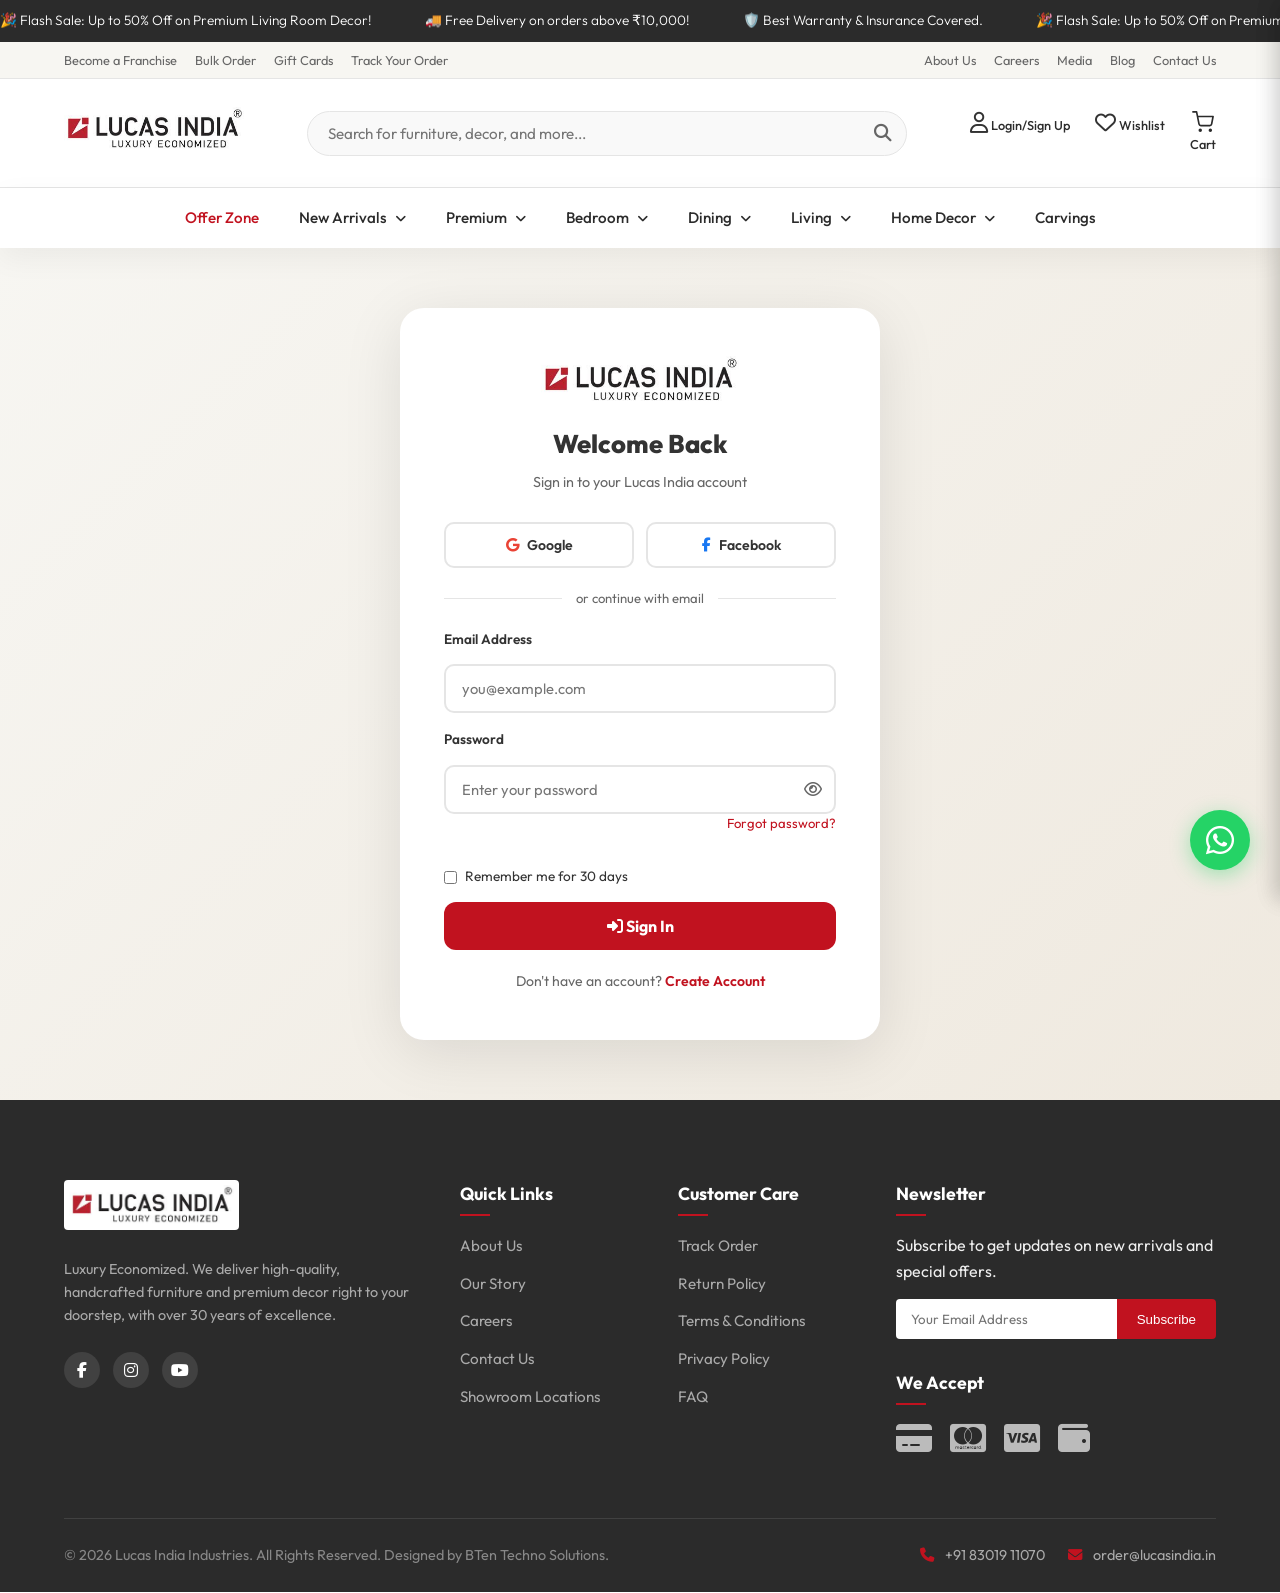
<file: login.html>
<!DOCTYPE html>
<html lang="en">
<head>
    <meta charset="UTF-8"><meta name="viewport" content="width=device-width, initial-scale=1.0">
    <title>Login | Lucas India Industries</title>
    <link rel="preconnect" href="https://fonts.googleapis.com">
    <link rel="preconnect" href="https://fonts.gstatic.com" crossorigin>
    <link rel="preload" as="image" href="logo.jpeg">
    <link href="https://fonts.googleapis.com/css2?family=Outfit:wght@300;400;500;600;700&display=swap" rel="stylesheet">
    <link rel="stylesheet" href="https://cdnjs.cloudflare.com/ajax/libs/font-awesome/6.4.0/css/all.min.css">
    <link rel="stylesheet" href="styles.css"><link rel="stylesheet" href="pages.css">
</head><body>
<!-- Offer Menu - Scrolling -->
    <div class="top-offer-bar">
        <div class="scrolling-text">
            <span>🎉 Flash Sale: Up to 50% Off on Premium Living Room Decor! </span>
            <span>🚚 Free Delivery on orders above ₹10,000! </span>
            <span>🛡️ Best Warranty & Insurance Covered.</span>
            <span>🎉 Flash Sale: Up to 50% Off on Premium Living Room Decor! </span>
        </div>
    </div>

    <!-- Top Sub Menu -->
    <div class="top-sub-menu">
        <div class="container flex-between">
            <div class="left-links">
                <a href="products.html?cat=franchise">Become a Franchise</a>
                <a href="products.html">Bulk Order</a>
                <a href="products.html">Gift Cards</a>
                <a href="order-status.html">Track Your Order</a>
            </div>
            <div class="right-links">
                <a href="404.html">About Us</a>
                <a href="404.html">Careers</a>
                <a href="404.html">Media</a>
                <a href="404.html">Blog</a>
                <a href="404.html">Contact Us</a>
            </div>
        </div>
    </div>

    <!-- Main Header -->
    <header class="main-header" id="mainHeader">
        <div class="container flex-between align-center">
            <div class="logo">
                <a href="index.html"><img src="logo.jpeg" alt="Lucas India Logo" width="180" height="55" decoding="async"></a>
            </div>
            
            <!-- Mobile Toggle -->
            <button class="mobile-menu-toggle" id="mobileMenuBtn">
                <i class="fa-solid fa-bars"></i>
            </button>

            <div class="search-bar" id="siteSearchBar">
                <input type="text" id="siteSearchInput" placeholder="Search for furniture, decor, and more..." autocomplete="off">
                <button id="siteSearchBtn"><i class="fa-solid fa-magnifying-glass"></i></button>
            </div>

            <div class="user-actions">
                <a href="login.html" class="action-item desktop-only"><i class="fa-regular fa-user"></i> <span>Login/Sign Up</span></a>
                <a href="wishlist.html" class="action-item desktop-only"><i class="fa-regular fa-heart"></i> <span>Wishlist</span></a>
                <a href="#" class="action-item cart-icon" id="cartBtn">
                    <svg class="cart-svg" xmlns="http://www.w3.org/2000/svg" viewBox="0 0 24 24" fill="none" stroke="currentColor" stroke-width="1.8" stroke-linecap="round" stroke-linejoin="round" width="22" height="22"><circle cx="9" cy="21" r="1"/><circle cx="20" cy="21" r="1"/><path d="M1 1h4l2.68 13.39a2 2 0 0 0 2 1.61h9.72a2 2 0 0 0 2-1.61L23 6H6"/></svg>
                    <span class="badge">2</span>
                    <span class="desktop-only">Cart</span>
                </a>
            </div>
        </div>
    </header>

    <!-- Navigation Menu (Mega Menu style) -->
    <nav class="main-nav" id="mainNav">
        <div class="mobile-nav-head desktop-hide">
            <h3>Menu</h3>
            <button id="closeMainNav"><i class="fa-solid fa-xmark"></i></button>
        </div>
        <div class="container">
            <ul class="nav-list">
                <li><a href="products.html?cat=offer" class="highlight">Offer Zone</a></li>
                <li class="has-mega"><a href="products.html?cat=new-arrivals">New Arrivals <i class="fa-solid fa-angle-down"></i></a></li>
                <li class="has-mega"><a href="products.html?cat=premium">Premium <i class="fa-solid fa-angle-down"></i></a></li>
                <li class="has-mega">
                    <a href="products.html?cat=bedroom">Bedroom <i class="fa-solid fa-angle-down"></i></a>
                    <div class="mega-menu">
                        <div class="mega-menu-content">
                            <div class="mega-column">
                                <h4>Beds</h4>
                                <ul>
                                    <li><a href="products.html?cat=bedroom">King Size Beds</a></li>
                                    <li><a href="products.html?cat=bedroom">Queen Size Beds</a></li>
                                    <li><a href="products.html?cat=bedroom">Single Beds</a></li>
                                    <li><a href="products.html?cat=bedroom">Beds with Storage</a></li>
                                </ul>
                            </div>
                            <div class="mega-column">
                                <h4>Mattresses</h4>
                                <ul>
                                    <li><a href="products.html?cat=bedroom">Orthopedic Mattresses</a></li>
                                    <li><a href="products.html?cat=bedroom">Memory Foam Mattresses</a></li>
                                    <li><a href="products.html?cat=bedroom">Coil Mattresses</a></li>
                                    <li><a href="products.html?cat=bedroom">Latex Mattresses</a></li>
                                </ul>
                            </div>
                            <div class="mega-column">
                                <h4>Storage</h4>
                                <ul>
                                    <li><a href="products.html?cat=bedroom">Wardrobes</a></li>
                                    <li><a href="products.html?cat=bedroom">Chest of Drawers</a></li>
                                    <li><a href="products.html?cat=bedroom">Bedside Tables</a></li>
                                    <li><a href="products.html?cat=bedroom">Dressing Tables</a></li>
                                </ul>
                            </div>
                            <div class="mega-image-column">
                                <img src="images/WhatsApp Image 2026-03-26 at 21.16.25.jpeg" alt="Bedroom collection" loading="lazy" decoding="async" width="280" height="180">
                                <br>
                                <a href="products.html" class="btn-primary" style="margin-top:10px; width:100%; text-align:center; padding:8px;">Shop Collection</a>
                            </div>
                        </div>
                    </div>
                </li>
                <li class="has-mega">
                    <a href="products.html?cat=dining">Dining <i class="fa-solid fa-angle-down"></i></a>
                    <div class="mega-menu">
                        <div class="mega-menu-content">
                            <div class="mega-column">
                                <h4>Dining Tables</h4>
                                <ul>
                                    <li><a href="products.html?cat=dining">4 Seater Sets</a></li>
                                    <li><a href="products.html?cat=dining">6 Seater Sets</a></li>
                                    <li><a href="products.html?cat=dining">8 Seater Sets</a></li>
                                    <li><a href="products.html?cat=dining">Extendable Tables</a></li>
                                </ul>
                            </div>
                            <div class="mega-column">
                                <h4>Seating</h4>
                                <ul>
                                    <li><a href="products.html?cat=dining">Dining Chairs</a></li>
                                    <li><a href="products.html?cat=dining">Dining Benches</a></li>
                                    <li><a href="products.html?cat=dining">Bar Stools</a></li>
                                </ul>
                            </div>
                            <div class="mega-column">
                                <h4>Storage</h4>
                                <ul>
                                    <li><a href="products.html?cat=dining">Crockery Units</a></li>
                                    <li><a href="products.html?cat=dining">Sideboards</a></li>
                                    <li><a href="products.html?cat=dining">Bar Cabinets</a></li>
                                </ul>
                            </div>
                            <div class="mega-image-column">
                                <img src="images/WhatsApp Image 2026-03-26 at 21.16.13.jpeg" alt="Dining collection" loading="lazy" decoding="async" width="280" height="180">
                                <br>
                                <a href="products.html" class="btn-primary" style="margin-top:10px; width:100%; text-align:center; padding:8px;">Shop Collection</a>
                            </div>
                        </div>
                    </div>
                </li>
                <li class="has-mega">
                    <a href="products.html?cat=living">Living <i class="fa-solid fa-angle-down"></i></a>
                    <div class="mega-menu">
                        <div class="mega-menu-content">
                            <div class="mega-column">
                                <h4>Sofas</h4>
                                <ul>
                                    <li><a href="products.html?cat=living">3 Seater Sofas</a></li>
                                    <li><a href="products.html?cat=living">L-Shaped Sofas</a></li>
                                    <li><a href="products.html?cat=living">Recliners</a></li>
                                    <li><a href="products.html?cat=living">Sofa Sets</a></li>
                                </ul>
                            </div>
                            <div class="mega-column">
                                <h4>Tables</h4>
                                <ul>
                                    <li><a href="products.html?cat=living">Coffee Tables</a></li>
                                    <li><a href="products.html?cat=living">Side Tables</a></li>
                                    <li><a href="products.html?cat=living">Console Tables</a></li>
                                    <li><a href="products.html?cat=living">Nesting Tables</a></li>
                                </ul>
                            </div>
                            <div class="mega-column">
                                <h4>Seating</h4>
                                <ul>
                                    <li><a href="products.html?cat=living">Lounge Chairs</a></li>
                                    <li><a href="products.html?cat=living">Accent Chairs</a></li>
                                    <li><a href="products.html?cat=living">Pouffes & Ottomans</a></li>
                                    <li><a href="products.html?cat=living">Benches</a></li>
                                </ul>
                            </div>
                            <div class="mega-image-column">
                                <img src="images/WhatsApp Image 2026-03-26 at 21.15.35.jpeg" alt="Living collection" loading="lazy" decoding="async" width="280" height="180">
                                <br>
                                <a href="products.html" class="btn-primary" style="margin-top:10px; width:100%; text-align:center; padding:8px;">Shop Collection</a>
                            </div>
                        </div>
                    </div>
                </li>
                <li class="has-mega"><a href="products.html?cat=home-decor">Home Decor <i class="fa-solid fa-angle-down"></i></a></li>
                <li><a href="products.html?cat=carvings">Carvings</a></li>
            </ul>
        </div>
    </nav>

    <div class="auth-page"><div class="auth-card">
        <div class="auth-logo"><img src="logo.jpeg" alt="Lucas India" decoding="async"></div>
        <h1>Welcome Back</h1>
        <div class="auth-sub">Sign in to your Lucas India account</div>
        <div class="social-login-btns">
          <button class="social-btn" onclick="Toast.info('Redirecting to Google...')"><i class="fa-brands fa-google google-icon"></i> Google</button>
          <button class="social-btn" onclick="Toast.info('Redirecting to Facebook...')"><i class="fa-brands fa-facebook-f fb-icon"></i> Facebook</button>
        </div>
        <div class="auth-divider">or continue with email</div>
        <form class="auth-form" onsubmit="doLogin(event)">
          <div class="form-group"><label>Email Address</label><input type="email" id="loginEmail" placeholder="you@example.com" required></div>
          <div class="form-group">
            <label>Password</label>
            <div class="password-field">
              <input type="password" id="loginPwd" placeholder="Enter your password" required>
              <button type="button" class="toggle-eye" onclick="togglePwd('loginPwd',this)"><i class="fa-regular fa-eye"></i></button>
            </div>
            <a href="forgot-password.html" class="forgot-link">Forgot password?</a>
          </div>
          <div style="display:flex;align-items:center;gap:8px;margin-bottom:8px;font-size:0.85rem;">
            <input type="checkbox" id="rememberMe" style="accent-color:var(--accent-color);">
            <label for="rememberMe">Remember me for 30 days</label>
          </div>
          <button type="submit" class="btn-auth"><i class="fa-solid fa-right-to-bracket"></i> Sign In</button>
        </form>
        <div class="auth-switch">Don't have an account? <a href="register.html">Create Account</a></div>
    </div></div>
<footer class="main-footer">
        <div class="container">
            <div class="footer-grid">
                <div class="footer-col brand-col">
                    <img src="logo.jpeg" alt="Lucas India" class="footer-logo">
                    <p>Luxury Economized. We deliver high-quality, handcrafted furniture and premium decor right to your doorstep, with over 30 years of excellence.</p>
                    <div class="social-links">
                        <a href="https://facebook.com/lucasindiaindustries" target="_blank" rel="noopener"><i class="fa-brands fa-facebook-f"></i></a>
                        <a href="https://instagram.com/lucasindia" target="_blank" rel="noopener"><i class="fa-brands fa-instagram"></i></a>
                        <a href="https://youtube.com/@lucasindia" target="_blank" rel="noopener"><i class="fa-brands fa-youtube"></i></a>
                    </div>
                </div>
                
                <div class="footer-col">
                    <h4>Quick Links</h4>
                    <ul>
                        <li><a href="404.html">About Us</a></li>
                        <li><a href="404.html">Our Story</a></li>
                        <li><a href="404.html">Careers</a></li>
                        <li><a href="404.html">Contact Us</a></li>
                        <li><a href="404.html">Showroom Locations</a></li>
                    </ul>
                </div>

                <div class="footer-col">
                    <h4>Customer Care</h4>
                    <ul>
                        <li><a href="order-status.html">Track Order</a></li>
                        <li><a href="404.html">Return Policy</a></li>
                        <li><a href="404.html">Terms & Conditions</a></li>
                        <li><a href="404.html">Privacy Policy</a></li>
                        <li><a href="404.html">FAQ</a></li>
                    </ul>
                </div>

                <div class="footer-col newsletter-col">
                    <h4>Newsletter</h4>
                    <p>Subscribe to get updates on new arrivals and special offers.</p>
                    <form class="newsletter-form">
                        <input type="email" placeholder="Your Email Address">
                        <button type="submit">Subscribe</button>
                    </form>
                    <div class="payment-icons">
                        <h4>We Accept</h4>
                        <div class="icons">
                            <i class="fa-solid fa-credit-card"></i>
                            <i class="fa-brands fa-cc-mastercard"></i>
                            <i class="fa-brands fa-cc-visa"></i>
                            <i class="fa-solid fa-wallet"></i>
                        </div>
                    </div>
                </div>
            </div>
            
            <div class="footer-bottom flex-between">
                <p>&copy; 2026 Lucas India Industries. All Rights Reserved. Designed by BTen Techno Solutions.</p>
                <div class="contact-info">
                    <span><i class="fa-solid fa-phone"></i> +91 83019 11070</span>
                    <span><i class="fa-solid fa-envelope"></i> order@lucasindia.in</span>
                </div>
            </div>
        </div>
    </footer>

    <!-- WhatsApp Chat Widget -->
    <a href="https://wa.me/919876543210" target="_blank" rel="noopener" class="whatsapp-widget" aria-label="Chat on WhatsApp">
        <i class="fa-brands fa-whatsapp"></i>
    </a>

    <!-- Side Cart -->
    <div class="cart-overlay" id="cartOverlay"></div>
    <div class="side-cart" id="sideCart">
        <div class="cart-header">
            <h3>Your Cart (2)</h3>
            <button class="close-cart" id="closeCart">&times;</button>
        </div>
        <div class="cart-items">
            <div class="cart-item">
                <img width="400" height="400" decoding="async" loading="lazy" src="images/WhatsApp Image 2026-03-26 at 21.16.25.jpeg" alt="Item">
                <div class="item-info">
                    <h4>Luxury Teak Vase</h4>
                    <p class="price">₹12,499</p>
                    <div class="qty-control">
                        <button>-</button>
                        <span>1</span>
                        <button>+</button>
                    </div>
                </div>

    <div class="cart-overlay" id="cartOverlay"></div>
    <div class="side-cart" id="sideCart">
        <div class="cart-header"><h3>Your Cart</h3><button class="close-cart" id="closeCart">&times;</button></div>
        <div class="cart-items"><div style="padding:30px;text-align:center;color:var(--text-muted);"><i class="fa-solid fa-cart-shopping" style="font-size:2rem;display:block;margin-bottom:12px;color:var(--border-color);"></i>Your cart is empty</div></div>
        <div class="cart-footer"><a href="cart.html" class="btn-primary checkout-btn" style="width:100%;text-align:center;display:block;">View Cart</a></div>
    </div>
    <a href="https://wa.me/919876543210" class="whatsapp-float" target="_blank" rel="noopener"><i class="fa-brands fa-whatsapp"></i></a>
    <button id="backToTopBtn" class="back-to-top" title="Back to top"><i class="fa-solid fa-arrow-up"></i></button>
    <script src="ui.js"></script><script src="search.js"></script>
    <script>
function togglePwd(id, btn){ const i=document.getElementById(id); i.type=i.type==="password"?"text":"password"; btn.innerHTML=i.type==="password"?'<i class="fa-regular fa-eye"></i>':' <i class="fa-regular fa-eye-slash"></i>'; }
function doLogin(e){ e.preventDefault();
    const email=document.getElementById("loginEmail").value;
    const pwd=document.getElementById("loginPwd").value;
    if(email&&pwd){ Toast.success("Welcome back! Redirecting..."); setTimeout(()=>window.location.href="profile.html",1500); }
}
</script>
</body></html>
</file>
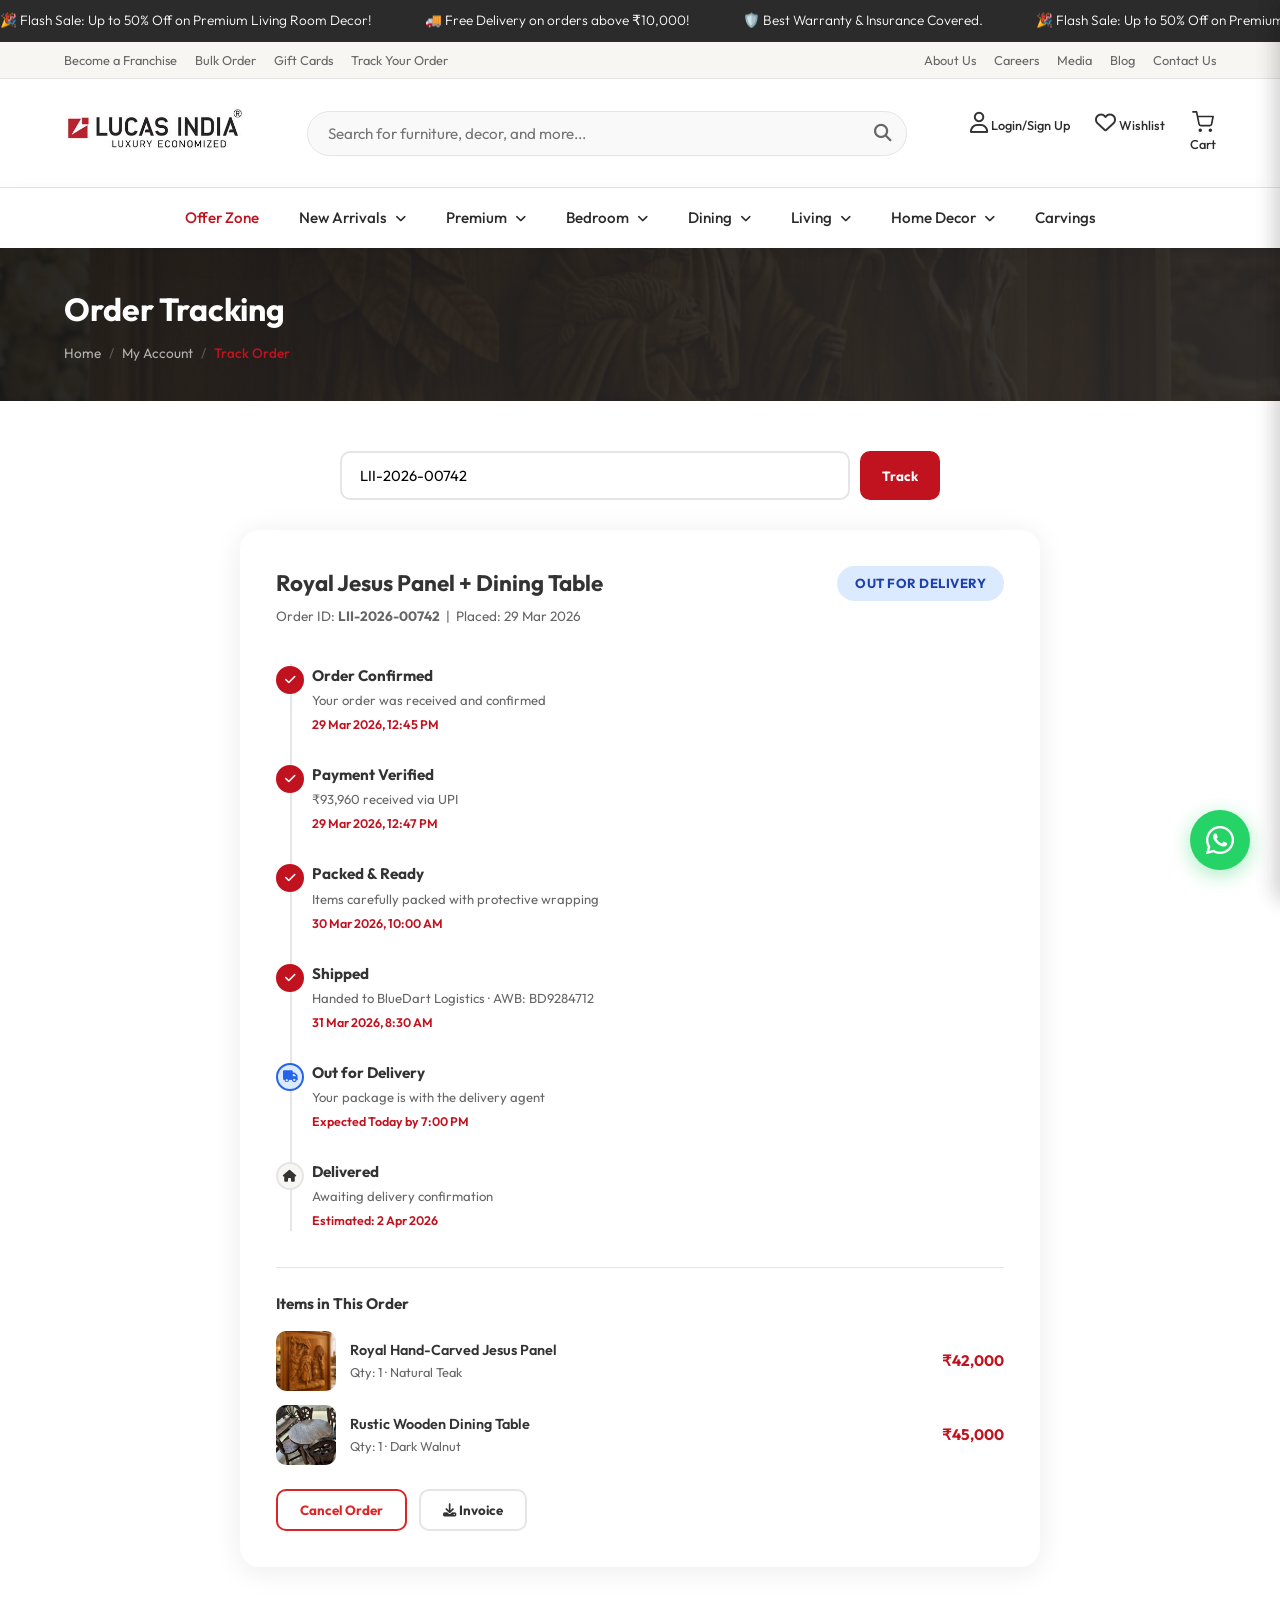
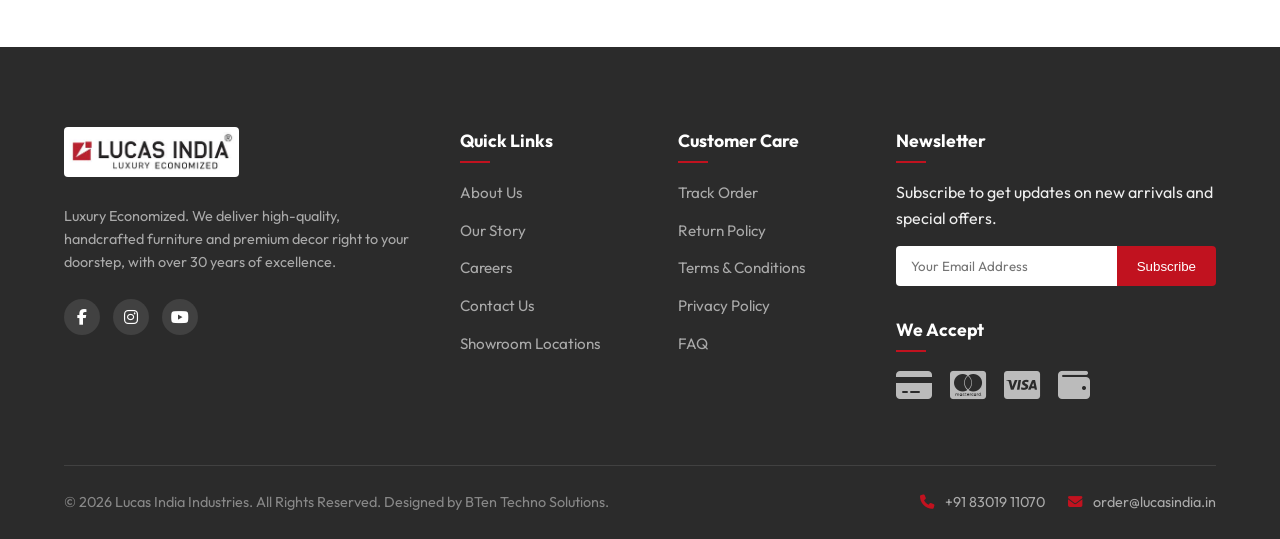
<file: order-status.html>
<!DOCTYPE html>
<html lang="en">
<head>
    <meta charset="UTF-8"><meta name="viewport" content="width=device-width, initial-scale=1.0">
    <title>Track Your Order | Lucas India Industries</title>
    <link rel="preconnect" href="https://fonts.googleapis.com">
    <link rel="preconnect" href="https://fonts.gstatic.com" crossorigin>
    <link rel="preload" as="image" href="logo.jpeg">
    <link href="https://fonts.googleapis.com/css2?family=Outfit:wght@300;400;500;600;700&display=swap" rel="stylesheet">
    <link rel="stylesheet" href="https://cdnjs.cloudflare.com/ajax/libs/font-awesome/6.4.0/css/all.min.css">
    <link rel="stylesheet" href="styles.css"><link rel="stylesheet" href="pages.css">
</head><body>
<!-- Offer Menu - Scrolling -->
    <div class="top-offer-bar">
        <div class="scrolling-text">
            <span>🎉 Flash Sale: Up to 50% Off on Premium Living Room Decor! </span>
            <span>🚚 Free Delivery on orders above ₹10,000! </span>
            <span>🛡️ Best Warranty & Insurance Covered.</span>
            <span>🎉 Flash Sale: Up to 50% Off on Premium Living Room Decor! </span>
        </div>
    </div>

    <!-- Top Sub Menu -->
    <div class="top-sub-menu">
        <div class="container flex-between">
            <div class="left-links">
                <a href="products.html?cat=franchise">Become a Franchise</a>
                <a href="products.html">Bulk Order</a>
                <a href="products.html">Gift Cards</a>
                <a href="order-status.html">Track Your Order</a>
            </div>
            <div class="right-links">
                <a href="404.html">About Us</a>
                <a href="404.html">Careers</a>
                <a href="404.html">Media</a>
                <a href="404.html">Blog</a>
                <a href="404.html">Contact Us</a>
            </div>
        </div>
    </div>

    <!-- Main Header -->
    <header class="main-header" id="mainHeader">
        <div class="container flex-between align-center">
            <div class="logo">
                <a href="index.html"><img src="logo.jpeg" alt="Lucas India Logo" width="180" height="55" decoding="async"></a>
            </div>
            
            <!-- Mobile Toggle -->
            <button class="mobile-menu-toggle" id="mobileMenuBtn">
                <i class="fa-solid fa-bars"></i>
            </button>

            <div class="search-bar" id="siteSearchBar">
                <input type="text" id="siteSearchInput" placeholder="Search for furniture, decor, and more..." autocomplete="off">
                <button id="siteSearchBtn"><i class="fa-solid fa-magnifying-glass"></i></button>
            </div>

            <div class="user-actions">
                <a href="login.html" class="action-item desktop-only"><i class="fa-regular fa-user"></i> <span>Login/Sign Up</span></a>
                <a href="wishlist.html" class="action-item desktop-only"><i class="fa-regular fa-heart"></i> <span>Wishlist</span></a>
                <a href="#" class="action-item cart-icon" id="cartBtn">
                    <svg class="cart-svg" xmlns="http://www.w3.org/2000/svg" viewBox="0 0 24 24" fill="none" stroke="currentColor" stroke-width="1.8" stroke-linecap="round" stroke-linejoin="round" width="22" height="22"><circle cx="9" cy="21" r="1"/><circle cx="20" cy="21" r="1"/><path d="M1 1h4l2.68 13.39a2 2 0 0 0 2 1.61h9.72a2 2 0 0 0 2-1.61L23 6H6"/></svg>
                    <span class="badge">2</span>
                    <span class="desktop-only">Cart</span>
                </a>
            </div>
        </div>
    </header>

    <!-- Navigation Menu (Mega Menu style) -->
    <nav class="main-nav" id="mainNav">
        <div class="mobile-nav-head desktop-hide">
            <h3>Menu</h3>
            <button id="closeMainNav"><i class="fa-solid fa-xmark"></i></button>
        </div>
        <div class="container">
            <ul class="nav-list">
                <li><a href="products.html?cat=offer" class="highlight">Offer Zone</a></li>
                <li class="has-mega"><a href="products.html?cat=new-arrivals">New Arrivals <i class="fa-solid fa-angle-down"></i></a></li>
                <li class="has-mega"><a href="products.html?cat=premium">Premium <i class="fa-solid fa-angle-down"></i></a></li>
                <li class="has-mega">
                    <a href="products.html?cat=bedroom">Bedroom <i class="fa-solid fa-angle-down"></i></a>
                    <div class="mega-menu">
                        <div class="mega-menu-content">
                            <div class="mega-column">
                                <h4>Beds</h4>
                                <ul>
                                    <li><a href="products.html?cat=bedroom">King Size Beds</a></li>
                                    <li><a href="products.html?cat=bedroom">Queen Size Beds</a></li>
                                    <li><a href="products.html?cat=bedroom">Single Beds</a></li>
                                    <li><a href="products.html?cat=bedroom">Beds with Storage</a></li>
                                </ul>
                            </div>
                            <div class="mega-column">
                                <h4>Mattresses</h4>
                                <ul>
                                    <li><a href="products.html?cat=bedroom">Orthopedic Mattresses</a></li>
                                    <li><a href="products.html?cat=bedroom">Memory Foam Mattresses</a></li>
                                    <li><a href="products.html?cat=bedroom">Coil Mattresses</a></li>
                                    <li><a href="products.html?cat=bedroom">Latex Mattresses</a></li>
                                </ul>
                            </div>
                            <div class="mega-column">
                                <h4>Storage</h4>
                                <ul>
                                    <li><a href="products.html?cat=bedroom">Wardrobes</a></li>
                                    <li><a href="products.html?cat=bedroom">Chest of Drawers</a></li>
                                    <li><a href="products.html?cat=bedroom">Bedside Tables</a></li>
                                    <li><a href="products.html?cat=bedroom">Dressing Tables</a></li>
                                </ul>
                            </div>
                            <div class="mega-image-column">
                                <img src="images/WhatsApp Image 2026-03-26 at 21.16.25.jpeg" alt="Bedroom collection" loading="lazy" decoding="async" width="280" height="180">
                                <br>
                                <a href="products.html" class="btn-primary" style="margin-top:10px; width:100%; text-align:center; padding:8px;">Shop Collection</a>
                            </div>
                        </div>
                    </div>
                </li>
                <li class="has-mega">
                    <a href="products.html?cat=dining">Dining <i class="fa-solid fa-angle-down"></i></a>
                    <div class="mega-menu">
                        <div class="mega-menu-content">
                            <div class="mega-column">
                                <h4>Dining Tables</h4>
                                <ul>
                                    <li><a href="products.html?cat=dining">4 Seater Sets</a></li>
                                    <li><a href="products.html?cat=dining">6 Seater Sets</a></li>
                                    <li><a href="products.html?cat=dining">8 Seater Sets</a></li>
                                    <li><a href="products.html?cat=dining">Extendable Tables</a></li>
                                </ul>
                            </div>
                            <div class="mega-column">
                                <h4>Seating</h4>
                                <ul>
                                    <li><a href="products.html?cat=dining">Dining Chairs</a></li>
                                    <li><a href="products.html?cat=dining">Dining Benches</a></li>
                                    <li><a href="products.html?cat=dining">Bar Stools</a></li>
                                </ul>
                            </div>
                            <div class="mega-column">
                                <h4>Storage</h4>
                                <ul>
                                    <li><a href="products.html?cat=dining">Crockery Units</a></li>
                                    <li><a href="products.html?cat=dining">Sideboards</a></li>
                                    <li><a href="products.html?cat=dining">Bar Cabinets</a></li>
                                </ul>
                            </div>
                            <div class="mega-image-column">
                                <img src="images/WhatsApp Image 2026-03-26 at 21.16.13.jpeg" alt="Dining collection" loading="lazy" decoding="async" width="280" height="180">
                                <br>
                                <a href="products.html" class="btn-primary" style="margin-top:10px; width:100%; text-align:center; padding:8px;">Shop Collection</a>
                            </div>
                        </div>
                    </div>
                </li>
                <li class="has-mega">
                    <a href="products.html?cat=living">Living <i class="fa-solid fa-angle-down"></i></a>
                    <div class="mega-menu">
                        <div class="mega-menu-content">
                            <div class="mega-column">
                                <h4>Sofas</h4>
                                <ul>
                                    <li><a href="products.html?cat=living">3 Seater Sofas</a></li>
                                    <li><a href="products.html?cat=living">L-Shaped Sofas</a></li>
                                    <li><a href="products.html?cat=living">Recliners</a></li>
                                    <li><a href="products.html?cat=living">Sofa Sets</a></li>
                                </ul>
                            </div>
                            <div class="mega-column">
                                <h4>Tables</h4>
                                <ul>
                                    <li><a href="products.html?cat=living">Coffee Tables</a></li>
                                    <li><a href="products.html?cat=living">Side Tables</a></li>
                                    <li><a href="products.html?cat=living">Console Tables</a></li>
                                    <li><a href="products.html?cat=living">Nesting Tables</a></li>
                                </ul>
                            </div>
                            <div class="mega-column">
                                <h4>Seating</h4>
                                <ul>
                                    <li><a href="products.html?cat=living">Lounge Chairs</a></li>
                                    <li><a href="products.html?cat=living">Accent Chairs</a></li>
                                    <li><a href="products.html?cat=living">Pouffes & Ottomans</a></li>
                                    <li><a href="products.html?cat=living">Benches</a></li>
                                </ul>
                            </div>
                            <div class="mega-image-column">
                                <img src="images/WhatsApp Image 2026-03-26 at 21.15.35.jpeg" alt="Living collection" loading="lazy" decoding="async" width="280" height="180">
                                <br>
                                <a href="products.html" class="btn-primary" style="margin-top:10px; width:100%; text-align:center; padding:8px;">Shop Collection</a>
                            </div>
                        </div>
                    </div>
                </li>
                <li class="has-mega"><a href="products.html?cat=home-decor">Home Decor <i class="fa-solid fa-angle-down"></i></a></li>
                <li><a href="products.html?cat=carvings">Carvings</a></li>
            </ul>
        </div>
    </nav>

    <div class="page-hero-banner"><div class="container inner">
        <h1>Order Tracking</h1>
        <div class="page-breadcrumb"><a href="index.html">Home</a><span class="crumb-sep">/</span><a href="profile.html">My Account</a><span class="crumb-sep">/</span><span class="crumb-current">Track Order</span></div>
    </div></div>
    <div class="tracking-page"><div class="container">
      <div style="max-width:600px;margin:0 auto 30px;display:flex;gap:10px;">
        <input type="text" id="trackInput" value="LII-2026-00742" style="flex:1;padding:13px 18px;border:2px solid var(--border-color);border-radius:10px;font-family:var(--font-main);font-size:0.92rem;outline:none;" placeholder="Enter Order ID">
        <button onclick="Toast.info('Fetching latest status...')" style="padding:13px 22px;background:var(--accent-color);color:#fff;border:none;border-radius:10px;cursor:pointer;font-weight:700;font-family:var(--font-main);">Track</button>
      </div>
      <div class="tracking-card">
        <div class="tracking-header">
          <div>
            <h2>Royal Jesus Panel + Dining Table</h2>
            <div class="order-id-tag">Order ID: <strong>LII-2026-00742</strong> &nbsp;|&nbsp; Placed: 29 Mar 2026</div>
          </div>
          <span class="status-pill shipped">Out for Delivery</span>
        </div>
        <div class="order-timeline">
          <div class="timeline-step done"><div class="timeline-dot"><i class="fa-solid fa-check"></i></div><div class="timeline-content"><div class="step-title">Order Confirmed</div><div class="step-sub">Your order was received and confirmed</div><div class="step-time">29 Mar 2026, 12:45 PM</div></div></div>
          <div class="timeline-step done"><div class="timeline-dot"><i class="fa-solid fa-check"></i></div><div class="timeline-content"><div class="step-title">Payment Verified</div><div class="step-sub">₹93,960 received via UPI</div><div class="step-time">29 Mar 2026, 12:47 PM</div></div></div>
          <div class="timeline-step done"><div class="timeline-dot"><i class="fa-solid fa-check"></i></div><div class="timeline-content"><div class="step-title">Packed & Ready</div><div class="step-sub">Items carefully packed with protective wrapping</div><div class="step-time">30 Mar 2026, 10:00 AM</div></div></div>
          <div class="timeline-step done"><div class="timeline-dot"><i class="fa-solid fa-check"></i></div><div class="timeline-content"><div class="step-title">Shipped</div><div class="step-sub">Handed to BlueDart Logistics · AWB: BD9284712</div><div class="step-time">31 Mar 2026, 8:30 AM</div></div></div>
          <div class="timeline-step active"><div class="timeline-dot"><i class="fa-solid fa-truck"></i></div><div class="timeline-content"><div class="step-title">Out for Delivery</div><div class="step-sub">Your package is with the delivery agent</div><div class="step-time">Expected Today by 7:00 PM</div></div></div>
          <div class="timeline-step"><div class="timeline-dot"><i class="fa-solid fa-house"></i></div><div class="timeline-content"><div class="step-title">Delivered</div><div class="step-sub">Awaiting delivery confirmation</div><div class="step-time">Estimated: 2 Apr 2026</div></div></div>
        </div>
        <div class="tracking-items">
          <h4>Items in This Order</h4>
          <div class="tracking-item-row"><img src="images/WhatsApp Image 2026-03-26 at 21.16.20.jpeg" alt="" loading="lazy"><div><div class="t-name">Royal Hand-Carved Jesus Panel</div><div class="t-meta">Qty: 1 · Natural Teak</div></div><div class="t-price">₹42,000</div></div>
          <div class="tracking-item-row"><img src="images/WhatsApp Image 2026-03-26 at 21.16.13.jpeg" alt="" loading="lazy"><div><div class="t-name">Rustic Wooden Dining Table</div><div class="t-meta">Qty: 1 · Dark Walnut</div></div><div class="t-price">₹45,000</div></div>
        </div>
        <div style="margin-top:24px;display:flex;gap:12px;flex-wrap:wrap;">
          <button onclick="Modal.confirm('Cancel Order?','Are you sure? This action cannot be undone.', ()=>Toast.success('Cancellation request submitted'))" style="padding:11px 22px;border:2px solid #dc2626;background:none;border-radius:10px;color:#dc2626;font-weight:700;cursor:pointer;font-family:var(--font-main);">Cancel Order</button>
          <button onclick="Toast.info('Invoice downloading...');" style="padding:11px 22px;border:2px solid var(--border-color);background:none;border-radius:10px;color:var(--text-dark);font-weight:700;cursor:pointer;font-family:var(--font-main);"><i class="fa-solid fa-download"></i> Invoice</button>
        </div>
      </div>
    </div></div>
<footer class="main-footer">
        <div class="container">
            <div class="footer-grid">
                <div class="footer-col brand-col">
                    <img src="logo.jpeg" alt="Lucas India" class="footer-logo">
                    <p>Luxury Economized. We deliver high-quality, handcrafted furniture and premium decor right to your doorstep, with over 30 years of excellence.</p>
                    <div class="social-links">
                        <a href="https://facebook.com/lucasindiaindustries" target="_blank" rel="noopener"><i class="fa-brands fa-facebook-f"></i></a>
                        <a href="https://instagram.com/lucasindia" target="_blank" rel="noopener"><i class="fa-brands fa-instagram"></i></a>
                        <a href="https://youtube.com/@lucasindia" target="_blank" rel="noopener"><i class="fa-brands fa-youtube"></i></a>
                    </div>
                </div>
                
                <div class="footer-col">
                    <h4>Quick Links</h4>
                    <ul>
                        <li><a href="404.html">About Us</a></li>
                        <li><a href="404.html">Our Story</a></li>
                        <li><a href="404.html">Careers</a></li>
                        <li><a href="404.html">Contact Us</a></li>
                        <li><a href="404.html">Showroom Locations</a></li>
                    </ul>
                </div>

                <div class="footer-col">
                    <h4>Customer Care</h4>
                    <ul>
                        <li><a href="order-status.html">Track Order</a></li>
                        <li><a href="404.html">Return Policy</a></li>
                        <li><a href="404.html">Terms & Conditions</a></li>
                        <li><a href="404.html">Privacy Policy</a></li>
                        <li><a href="404.html">FAQ</a></li>
                    </ul>
                </div>

                <div class="footer-col newsletter-col">
                    <h4>Newsletter</h4>
                    <p>Subscribe to get updates on new arrivals and special offers.</p>
                    <form class="newsletter-form">
                        <input type="email" placeholder="Your Email Address">
                        <button type="submit">Subscribe</button>
                    </form>
                    <div class="payment-icons">
                        <h4>We Accept</h4>
                        <div class="icons">
                            <i class="fa-solid fa-credit-card"></i>
                            <i class="fa-brands fa-cc-mastercard"></i>
                            <i class="fa-brands fa-cc-visa"></i>
                            <i class="fa-solid fa-wallet"></i>
                        </div>
                    </div>
                </div>
            </div>
            
            <div class="footer-bottom flex-between">
                <p>&copy; 2026 Lucas India Industries. All Rights Reserved. Designed by BTen Techno Solutions.</p>
                <div class="contact-info">
                    <span><i class="fa-solid fa-phone"></i> +91 83019 11070</span>
                    <span><i class="fa-solid fa-envelope"></i> order@lucasindia.in</span>
                </div>
            </div>
        </div>
    </footer>

    <!-- WhatsApp Chat Widget -->
    <a href="https://wa.me/919876543210" target="_blank" rel="noopener" class="whatsapp-widget" aria-label="Chat on WhatsApp">
        <i class="fa-brands fa-whatsapp"></i>
    </a>

    <!-- Side Cart -->
    <div class="cart-overlay" id="cartOverlay"></div>
    <div class="side-cart" id="sideCart">
        <div class="cart-header">
            <h3>Your Cart (2)</h3>
            <button class="close-cart" id="closeCart">&times;</button>
        </div>
        <div class="cart-items">
            <div class="cart-item">
                <img width="400" height="400" decoding="async" loading="lazy" src="images/WhatsApp Image 2026-03-26 at 21.16.25.jpeg" alt="Item">
                <div class="item-info">
                    <h4>Luxury Teak Vase</h4>
                    <p class="price">₹12,499</p>
                    <div class="qty-control">
                        <button>-</button>
                        <span>1</span>
                        <button>+</button>
                    </div>
                </div>

    <div class="cart-overlay" id="cartOverlay"></div>
    <div class="side-cart" id="sideCart">
        <div class="cart-header"><h3>Your Cart</h3><button class="close-cart" id="closeCart">&times;</button></div>
        <div class="cart-items"><div style="padding:30px;text-align:center;color:var(--text-muted);"><i class="fa-solid fa-cart-shopping" style="font-size:2rem;display:block;margin-bottom:12px;color:var(--border-color);"></i>Your cart is empty</div></div>
        <div class="cart-footer"><a href="cart.html" class="btn-primary checkout-btn" style="width:100%;text-align:center;display:block;">View Cart</a></div>
    </div>
    <a href="https://wa.me/919876543210" class="whatsapp-float" target="_blank" rel="noopener"><i class="fa-brands fa-whatsapp"></i></a>
    <button id="backToTopBtn" class="back-to-top" title="Back to top"><i class="fa-solid fa-arrow-up"></i></button>
    <script src="ui.js"></script><script src="search.js"></script>
    
</body></html>
</file>
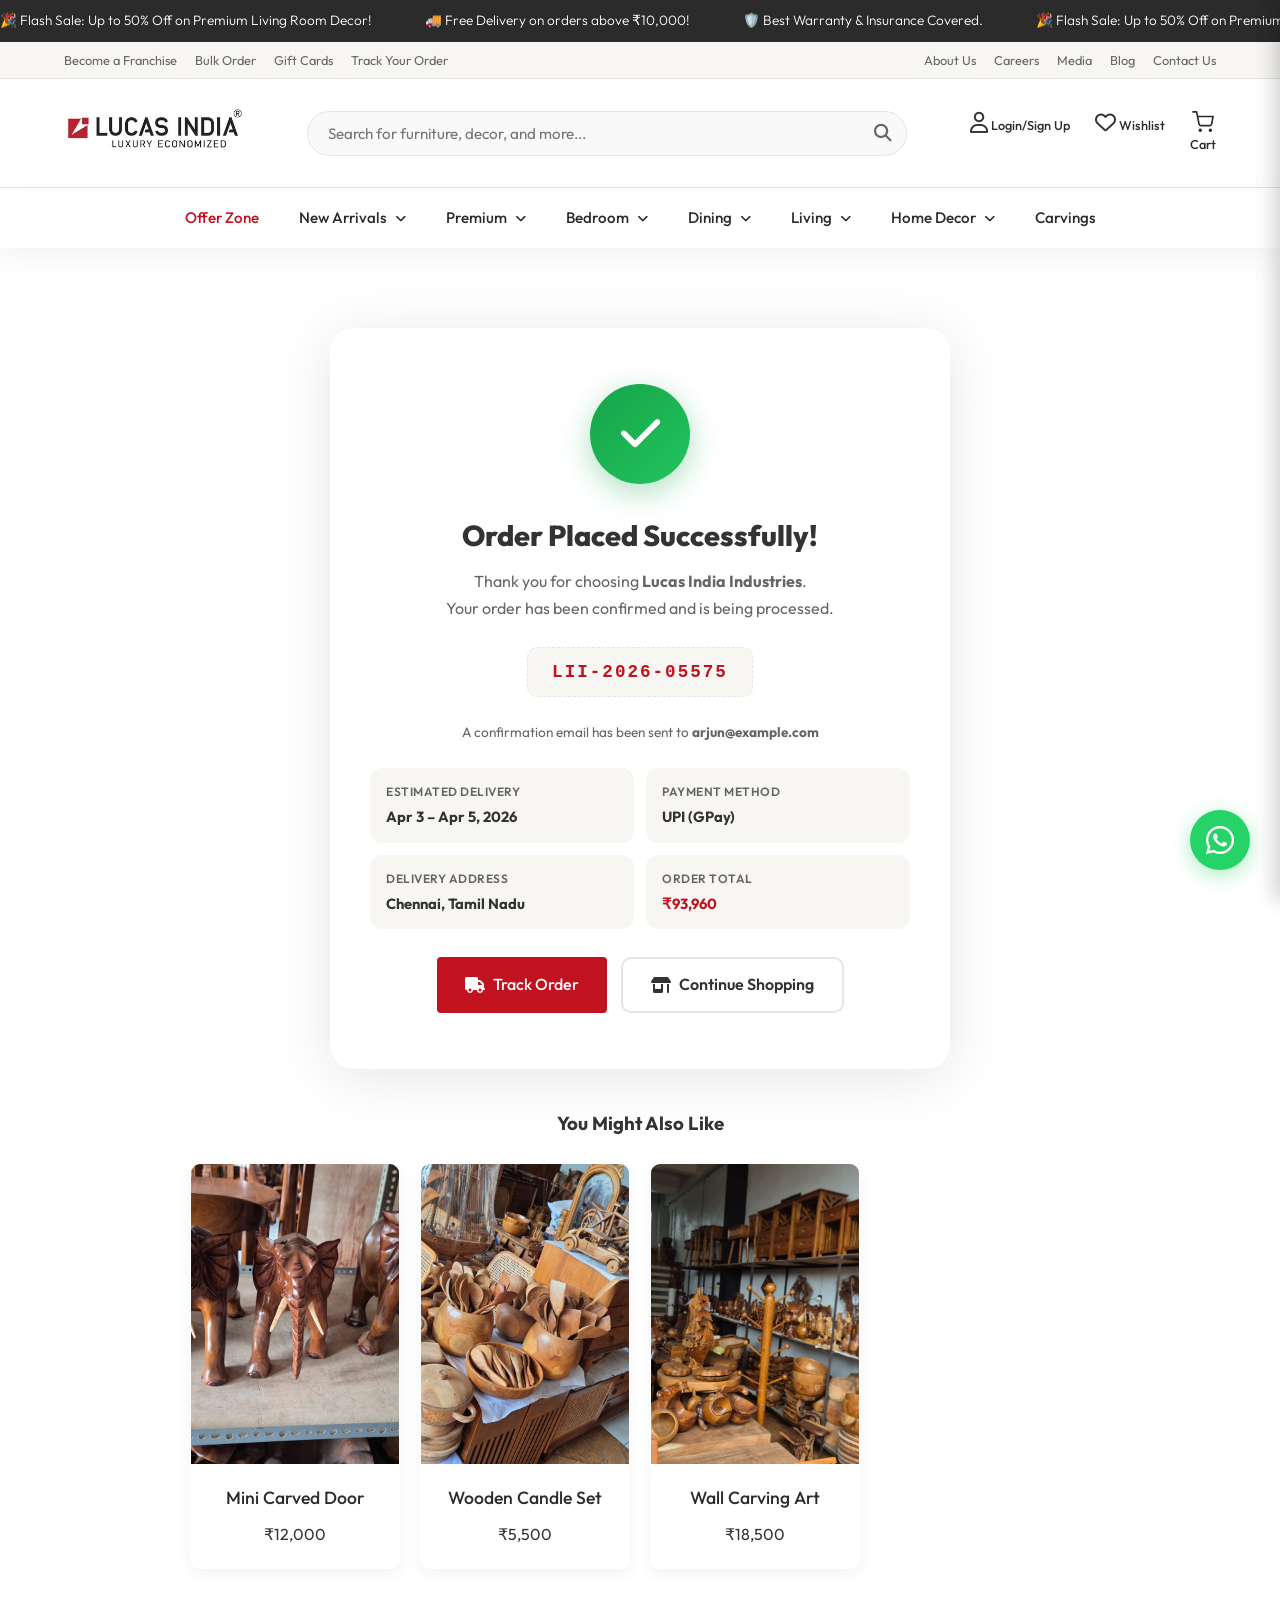
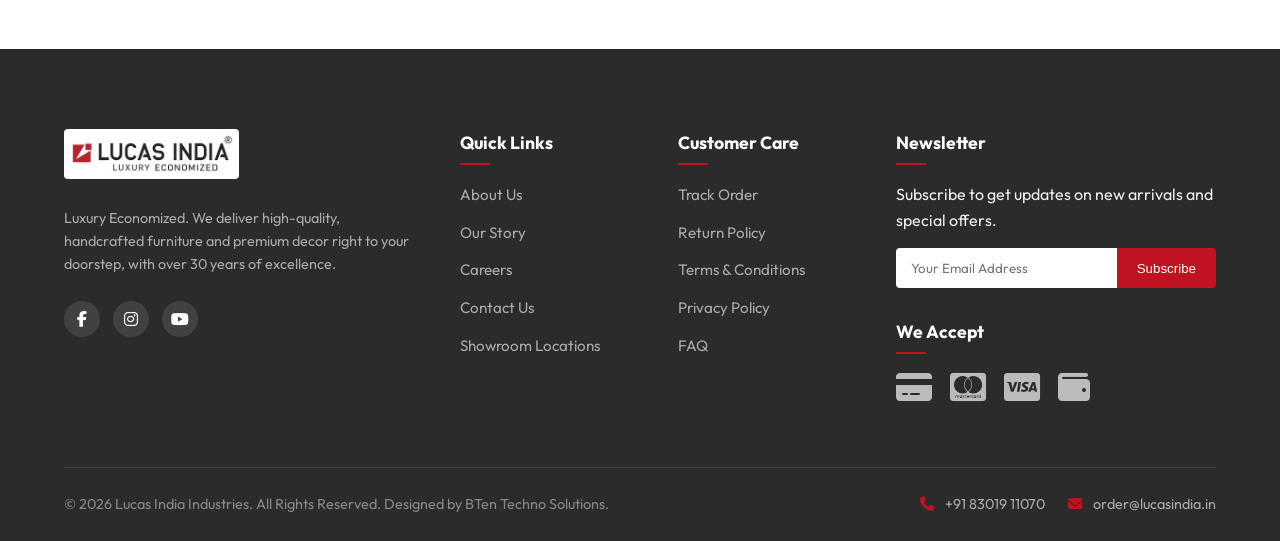
<file: order-success.html>
<!DOCTYPE html>
<html lang="en">
<head>
    <meta charset="UTF-8"><meta name="viewport" content="width=device-width, initial-scale=1.0">
    <title>Order Confirmed | Lucas India Industries</title>
    <link rel="preconnect" href="https://fonts.googleapis.com">
    <link rel="preconnect" href="https://fonts.gstatic.com" crossorigin>
    <link rel="preload" as="image" href="logo.jpeg">
    <link href="https://fonts.googleapis.com/css2?family=Outfit:wght@300;400;500;600;700&display=swap" rel="stylesheet">
    <link rel="stylesheet" href="https://cdnjs.cloudflare.com/ajax/libs/font-awesome/6.4.0/css/all.min.css">
    <link rel="stylesheet" href="styles.css"><link rel="stylesheet" href="pages.css">
</head><body>
<!-- Offer Menu - Scrolling -->
    <div class="top-offer-bar">
        <div class="scrolling-text">
            <span>🎉 Flash Sale: Up to 50% Off on Premium Living Room Decor! </span>
            <span>🚚 Free Delivery on orders above ₹10,000! </span>
            <span>🛡️ Best Warranty & Insurance Covered.</span>
            <span>🎉 Flash Sale: Up to 50% Off on Premium Living Room Decor! </span>
        </div>
    </div>

    <!-- Top Sub Menu -->
    <div class="top-sub-menu">
        <div class="container flex-between">
            <div class="left-links">
                <a href="products.html?cat=franchise">Become a Franchise</a>
                <a href="products.html">Bulk Order</a>
                <a href="products.html">Gift Cards</a>
                <a href="order-status.html">Track Your Order</a>
            </div>
            <div class="right-links">
                <a href="404.html">About Us</a>
                <a href="404.html">Careers</a>
                <a href="404.html">Media</a>
                <a href="404.html">Blog</a>
                <a href="404.html">Contact Us</a>
            </div>
        </div>
    </div>

    <!-- Main Header -->
    <header class="main-header" id="mainHeader">
        <div class="container flex-between align-center">
            <div class="logo">
                <a href="index.html"><img src="logo.jpeg" alt="Lucas India Logo" width="180" height="55" decoding="async"></a>
            </div>
            
            <!-- Mobile Toggle -->
            <button class="mobile-menu-toggle" id="mobileMenuBtn">
                <i class="fa-solid fa-bars"></i>
            </button>

            <div class="search-bar" id="siteSearchBar">
                <input type="text" id="siteSearchInput" placeholder="Search for furniture, decor, and more..." autocomplete="off">
                <button id="siteSearchBtn"><i class="fa-solid fa-magnifying-glass"></i></button>
            </div>

            <div class="user-actions">
                <a href="login.html" class="action-item desktop-only"><i class="fa-regular fa-user"></i> <span>Login/Sign Up</span></a>
                <a href="wishlist.html" class="action-item desktop-only"><i class="fa-regular fa-heart"></i> <span>Wishlist</span></a>
                <a href="#" class="action-item cart-icon" id="cartBtn">
                    <svg class="cart-svg" xmlns="http://www.w3.org/2000/svg" viewBox="0 0 24 24" fill="none" stroke="currentColor" stroke-width="1.8" stroke-linecap="round" stroke-linejoin="round" width="22" height="22"><circle cx="9" cy="21" r="1"/><circle cx="20" cy="21" r="1"/><path d="M1 1h4l2.68 13.39a2 2 0 0 0 2 1.61h9.72a2 2 0 0 0 2-1.61L23 6H6"/></svg>
                    <span class="badge">2</span>
                    <span class="desktop-only">Cart</span>
                </a>
            </div>
        </div>
    </header>

    <!-- Navigation Menu (Mega Menu style) -->
    <nav class="main-nav" id="mainNav">
        <div class="mobile-nav-head desktop-hide">
            <h3>Menu</h3>
            <button id="closeMainNav"><i class="fa-solid fa-xmark"></i></button>
        </div>
        <div class="container">
            <ul class="nav-list">
                <li><a href="products.html?cat=offer" class="highlight">Offer Zone</a></li>
                <li class="has-mega"><a href="products.html?cat=new-arrivals">New Arrivals <i class="fa-solid fa-angle-down"></i></a></li>
                <li class="has-mega"><a href="products.html?cat=premium">Premium <i class="fa-solid fa-angle-down"></i></a></li>
                <li class="has-mega">
                    <a href="products.html?cat=bedroom">Bedroom <i class="fa-solid fa-angle-down"></i></a>
                    <div class="mega-menu">
                        <div class="mega-menu-content">
                            <div class="mega-column">
                                <h4>Beds</h4>
                                <ul>
                                    <li><a href="products.html?cat=bedroom">King Size Beds</a></li>
                                    <li><a href="products.html?cat=bedroom">Queen Size Beds</a></li>
                                    <li><a href="products.html?cat=bedroom">Single Beds</a></li>
                                    <li><a href="products.html?cat=bedroom">Beds with Storage</a></li>
                                </ul>
                            </div>
                            <div class="mega-column">
                                <h4>Mattresses</h4>
                                <ul>
                                    <li><a href="products.html?cat=bedroom">Orthopedic Mattresses</a></li>
                                    <li><a href="products.html?cat=bedroom">Memory Foam Mattresses</a></li>
                                    <li><a href="products.html?cat=bedroom">Coil Mattresses</a></li>
                                    <li><a href="products.html?cat=bedroom">Latex Mattresses</a></li>
                                </ul>
                            </div>
                            <div class="mega-column">
                                <h4>Storage</h4>
                                <ul>
                                    <li><a href="products.html?cat=bedroom">Wardrobes</a></li>
                                    <li><a href="products.html?cat=bedroom">Chest of Drawers</a></li>
                                    <li><a href="products.html?cat=bedroom">Bedside Tables</a></li>
                                    <li><a href="products.html?cat=bedroom">Dressing Tables</a></li>
                                </ul>
                            </div>
                            <div class="mega-image-column">
                                <img src="images/WhatsApp Image 2026-03-26 at 21.16.25.jpeg" alt="Bedroom collection" loading="lazy" decoding="async" width="280" height="180">
                                <br>
                                <a href="products.html" class="btn-primary" style="margin-top:10px; width:100%; text-align:center; padding:8px;">Shop Collection</a>
                            </div>
                        </div>
                    </div>
                </li>
                <li class="has-mega">
                    <a href="products.html?cat=dining">Dining <i class="fa-solid fa-angle-down"></i></a>
                    <div class="mega-menu">
                        <div class="mega-menu-content">
                            <div class="mega-column">
                                <h4>Dining Tables</h4>
                                <ul>
                                    <li><a href="products.html?cat=dining">4 Seater Sets</a></li>
                                    <li><a href="products.html?cat=dining">6 Seater Sets</a></li>
                                    <li><a href="products.html?cat=dining">8 Seater Sets</a></li>
                                    <li><a href="products.html?cat=dining">Extendable Tables</a></li>
                                </ul>
                            </div>
                            <div class="mega-column">
                                <h4>Seating</h4>
                                <ul>
                                    <li><a href="products.html?cat=dining">Dining Chairs</a></li>
                                    <li><a href="products.html?cat=dining">Dining Benches</a></li>
                                    <li><a href="products.html?cat=dining">Bar Stools</a></li>
                                </ul>
                            </div>
                            <div class="mega-column">
                                <h4>Storage</h4>
                                <ul>
                                    <li><a href="products.html?cat=dining">Crockery Units</a></li>
                                    <li><a href="products.html?cat=dining">Sideboards</a></li>
                                    <li><a href="products.html?cat=dining">Bar Cabinets</a></li>
                                </ul>
                            </div>
                            <div class="mega-image-column">
                                <img src="images/WhatsApp Image 2026-03-26 at 21.16.13.jpeg" alt="Dining collection" loading="lazy" decoding="async" width="280" height="180">
                                <br>
                                <a href="products.html" class="btn-primary" style="margin-top:10px; width:100%; text-align:center; padding:8px;">Shop Collection</a>
                            </div>
                        </div>
                    </div>
                </li>
                <li class="has-mega">
                    <a href="products.html?cat=living">Living <i class="fa-solid fa-angle-down"></i></a>
                    <div class="mega-menu">
                        <div class="mega-menu-content">
                            <div class="mega-column">
                                <h4>Sofas</h4>
                                <ul>
                                    <li><a href="products.html?cat=living">3 Seater Sofas</a></li>
                                    <li><a href="products.html?cat=living">L-Shaped Sofas</a></li>
                                    <li><a href="products.html?cat=living">Recliners</a></li>
                                    <li><a href="products.html?cat=living">Sofa Sets</a></li>
                                </ul>
                            </div>
                            <div class="mega-column">
                                <h4>Tables</h4>
                                <ul>
                                    <li><a href="products.html?cat=living">Coffee Tables</a></li>
                                    <li><a href="products.html?cat=living">Side Tables</a></li>
                                    <li><a href="products.html?cat=living">Console Tables</a></li>
                                    <li><a href="products.html?cat=living">Nesting Tables</a></li>
                                </ul>
                            </div>
                            <div class="mega-column">
                                <h4>Seating</h4>
                                <ul>
                                    <li><a href="products.html?cat=living">Lounge Chairs</a></li>
                                    <li><a href="products.html?cat=living">Accent Chairs</a></li>
                                    <li><a href="products.html?cat=living">Pouffes & Ottomans</a></li>
                                    <li><a href="products.html?cat=living">Benches</a></li>
                                </ul>
                            </div>
                            <div class="mega-image-column">
                                <img src="images/WhatsApp Image 2026-03-26 at 21.15.35.jpeg" alt="Living collection" loading="lazy" decoding="async" width="280" height="180">
                                <br>
                                <a href="products.html" class="btn-primary" style="margin-top:10px; width:100%; text-align:center; padding:8px;">Shop Collection</a>
                            </div>
                        </div>
                    </div>
                </li>
                <li class="has-mega"><a href="products.html?cat=home-decor">Home Decor <i class="fa-solid fa-angle-down"></i></a></li>
                <li><a href="products.html?cat=carvings">Carvings</a></li>
            </ul>
        </div>
    </nav>

    <div class="order-success-page">
      <div class="container">
        <div class="success-card">
          <div class="success-icon-circle"><i class="fa-solid fa-check"></i></div>
          <h1>Order Placed Successfully!</h1>
          <p>Thank you for choosing <strong>Lucas India Industries</strong>.<br>Your order has been confirmed and is being processed.</p>
          <div class="order-number-badge" id="orderNum">LII-2026-00742</div>
          <p style="font-size:0.85rem;">A confirmation email has been sent to <strong>arjun@example.com</strong></p>
          <div class="order-details-grid">
            <div class="order-detail-item"><div class="detail-label">Estimated Delivery</div><div class="detail-value">Apr 3 – Apr 5, 2026</div></div>
            <div class="order-detail-item"><div class="detail-label">Payment Method</div><div class="detail-value">UPI (GPay)</div></div>
            <div class="order-detail-item"><div class="detail-label">Delivery Address</div><div class="detail-value">Chennai, Tamil Nadu</div></div>
            <div class="order-detail-item"><div class="detail-label">Order Total</div><div class="detail-value" style="color:var(--accent-color)">₹93,960</div></div>
          </div>
          <div class="success-actions">
            <a href="order-status.html" class="btn-primary" style="padding:13px 28px;display:inline-flex;align-items:center;gap:8px;"><i class="fa-solid fa-truck"></i> Track Order</a>
            <a href="products.html" style="padding:13px 28px;display:inline-flex;align-items:center;gap:8px;border:2px solid var(--border-color);border-radius:10px;text-decoration:none;color:var(--text-dark);font-weight:600;"><i class="fa-solid fa-shop"></i> Continue Shopping</a>
          </div>
        </div>
        <div style="text-align:center;margin-top:40px;">
          <h3 style="margin-bottom:24px;">You Might Also Like</h3>
          <div style="display:grid;grid-template-columns:repeat(auto-fill,minmax(200px,1fr));gap:20px;max-width:900px;margin:0 auto;">
            <a href="product.html" class="product-card" style="text-decoration:none;"><div class="product-img"><img src="images/WhatsApp Image 2026-03-26 at 21.16.12.jpeg" alt="" loading="lazy" width="300" height="300"></div><div class="product-info"><h3 class="product-name">Mini Carved Door</h3><div class="product-price">₹12,000</div></div></a>
            <a href="product.html" class="product-card" style="text-decoration:none;"><div class="product-img"><img src="images/WhatsApp Image 2026-03-26 at 21.15.55.jpeg" alt="" loading="lazy" width="300" height="300"></div><div class="product-info"><h3 class="product-name">Wooden Candle Set</h3><div class="product-price">₹5,500</div></div></a>
            <a href="product.html" class="product-card" style="text-decoration:none;"><div class="product-img"><img src="images/WhatsApp Image 2026-03-26 at 21.16.11.jpeg" alt="" loading="lazy" width="300" height="300"></div><div class="product-info"><h3 class="product-name">Wall Carving Art</h3><div class="product-price">₹18,500</div></div></a>
          </div>
        </div>
      </div>
    </div>
<footer class="main-footer">
        <div class="container">
            <div class="footer-grid">
                <div class="footer-col brand-col">
                    <img src="logo.jpeg" alt="Lucas India" class="footer-logo">
                    <p>Luxury Economized. We deliver high-quality, handcrafted furniture and premium decor right to your doorstep, with over 30 years of excellence.</p>
                    <div class="social-links">
                        <a href="https://facebook.com/lucasindiaindustries" target="_blank" rel="noopener"><i class="fa-brands fa-facebook-f"></i></a>
                        <a href="https://instagram.com/lucasindia" target="_blank" rel="noopener"><i class="fa-brands fa-instagram"></i></a>
                        <a href="https://youtube.com/@lucasindia" target="_blank" rel="noopener"><i class="fa-brands fa-youtube"></i></a>
                    </div>
                </div>
                
                <div class="footer-col">
                    <h4>Quick Links</h4>
                    <ul>
                        <li><a href="404.html">About Us</a></li>
                        <li><a href="404.html">Our Story</a></li>
                        <li><a href="404.html">Careers</a></li>
                        <li><a href="404.html">Contact Us</a></li>
                        <li><a href="404.html">Showroom Locations</a></li>
                    </ul>
                </div>

                <div class="footer-col">
                    <h4>Customer Care</h4>
                    <ul>
                        <li><a href="order-status.html">Track Order</a></li>
                        <li><a href="404.html">Return Policy</a></li>
                        <li><a href="404.html">Terms & Conditions</a></li>
                        <li><a href="404.html">Privacy Policy</a></li>
                        <li><a href="404.html">FAQ</a></li>
                    </ul>
                </div>

                <div class="footer-col newsletter-col">
                    <h4>Newsletter</h4>
                    <p>Subscribe to get updates on new arrivals and special offers.</p>
                    <form class="newsletter-form">
                        <input type="email" placeholder="Your Email Address">
                        <button type="submit">Subscribe</button>
                    </form>
                    <div class="payment-icons">
                        <h4>We Accept</h4>
                        <div class="icons">
                            <i class="fa-solid fa-credit-card"></i>
                            <i class="fa-brands fa-cc-mastercard"></i>
                            <i class="fa-brands fa-cc-visa"></i>
                            <i class="fa-solid fa-wallet"></i>
                        </div>
                    </div>
                </div>
            </div>
            
            <div class="footer-bottom flex-between">
                <p>&copy; 2026 Lucas India Industries. All Rights Reserved. Designed by BTen Techno Solutions.</p>
                <div class="contact-info">
                    <span><i class="fa-solid fa-phone"></i> +91 83019 11070</span>
                    <span><i class="fa-solid fa-envelope"></i> order@lucasindia.in</span>
                </div>
            </div>
        </div>
    </footer>

    <!-- WhatsApp Chat Widget -->
    <a href="https://wa.me/919876543210" target="_blank" rel="noopener" class="whatsapp-widget" aria-label="Chat on WhatsApp">
        <i class="fa-brands fa-whatsapp"></i>
    </a>

    <!-- Side Cart -->
    <div class="cart-overlay" id="cartOverlay"></div>
    <div class="side-cart" id="sideCart">
        <div class="cart-header">
            <h3>Your Cart (2)</h3>
            <button class="close-cart" id="closeCart">&times;</button>
        </div>
        <div class="cart-items">
            <div class="cart-item">
                <img width="400" height="400" decoding="async" loading="lazy" src="images/WhatsApp Image 2026-03-26 at 21.16.25.jpeg" alt="Item">
                <div class="item-info">
                    <h4>Luxury Teak Vase</h4>
                    <p class="price">₹12,499</p>
                    <div class="qty-control">
                        <button>-</button>
                        <span>1</span>
                        <button>+</button>
                    </div>
                </div>

    <div class="cart-overlay" id="cartOverlay"></div>
    <div class="side-cart" id="sideCart">
        <div class="cart-header"><h3>Your Cart</h3><button class="close-cart" id="closeCart">&times;</button></div>
        <div class="cart-items"><div style="padding:30px;text-align:center;color:var(--text-muted);"><i class="fa-solid fa-cart-shopping" style="font-size:2rem;display:block;margin-bottom:12px;color:var(--border-color);"></i>Your cart is empty</div></div>
        <div class="cart-footer"><a href="cart.html" class="btn-primary checkout-btn" style="width:100%;text-align:center;display:block;">View Cart</a></div>
    </div>
    <a href="https://wa.me/919876543210" class="whatsapp-float" target="_blank" rel="noopener"><i class="fa-brands fa-whatsapp"></i></a>
    <button id="backToTopBtn" class="back-to-top" title="Back to top"><i class="fa-solid fa-arrow-up"></i></button>
    <script src="ui.js"></script><script src="search.js"></script>
    <script>
// Confetti burst on page load
window.addEventListener('DOMContentLoaded', () => {
    const colors = ['#c1121f','#f59e0b','#16a34a','#2563eb','#7c3aed'];
    for(let i=0;i<60;i++){
        const el=document.createElement('div');
        el.style.cssText=`position:fixed;width:10px;height:10px;border-radius:2px;background:${colors[i%colors.length]};top:-10px;left:${Math.random()*100}vw;opacity:1;z-index:9999;animation:confettiFall ${1.5+Math.random()*2}s ease ${Math.random()*1.5}s forwards;`;
        document.body.appendChild(el);
        setTimeout(()=>el.remove(), 5000);
    }
    const style=document.createElement('style');
    style.textContent='@keyframes confettiFall{to{transform:translateY(110vh) rotate(720deg);opacity:0;}}';
    document.head.appendChild(style);
    // Random order number
    document.getElementById('orderNum').textContent = 'LII-2026-' + String(Math.floor(Math.random()*9000)+1000).padStart(5,'0');
});
</script>
</body></html>
</file>
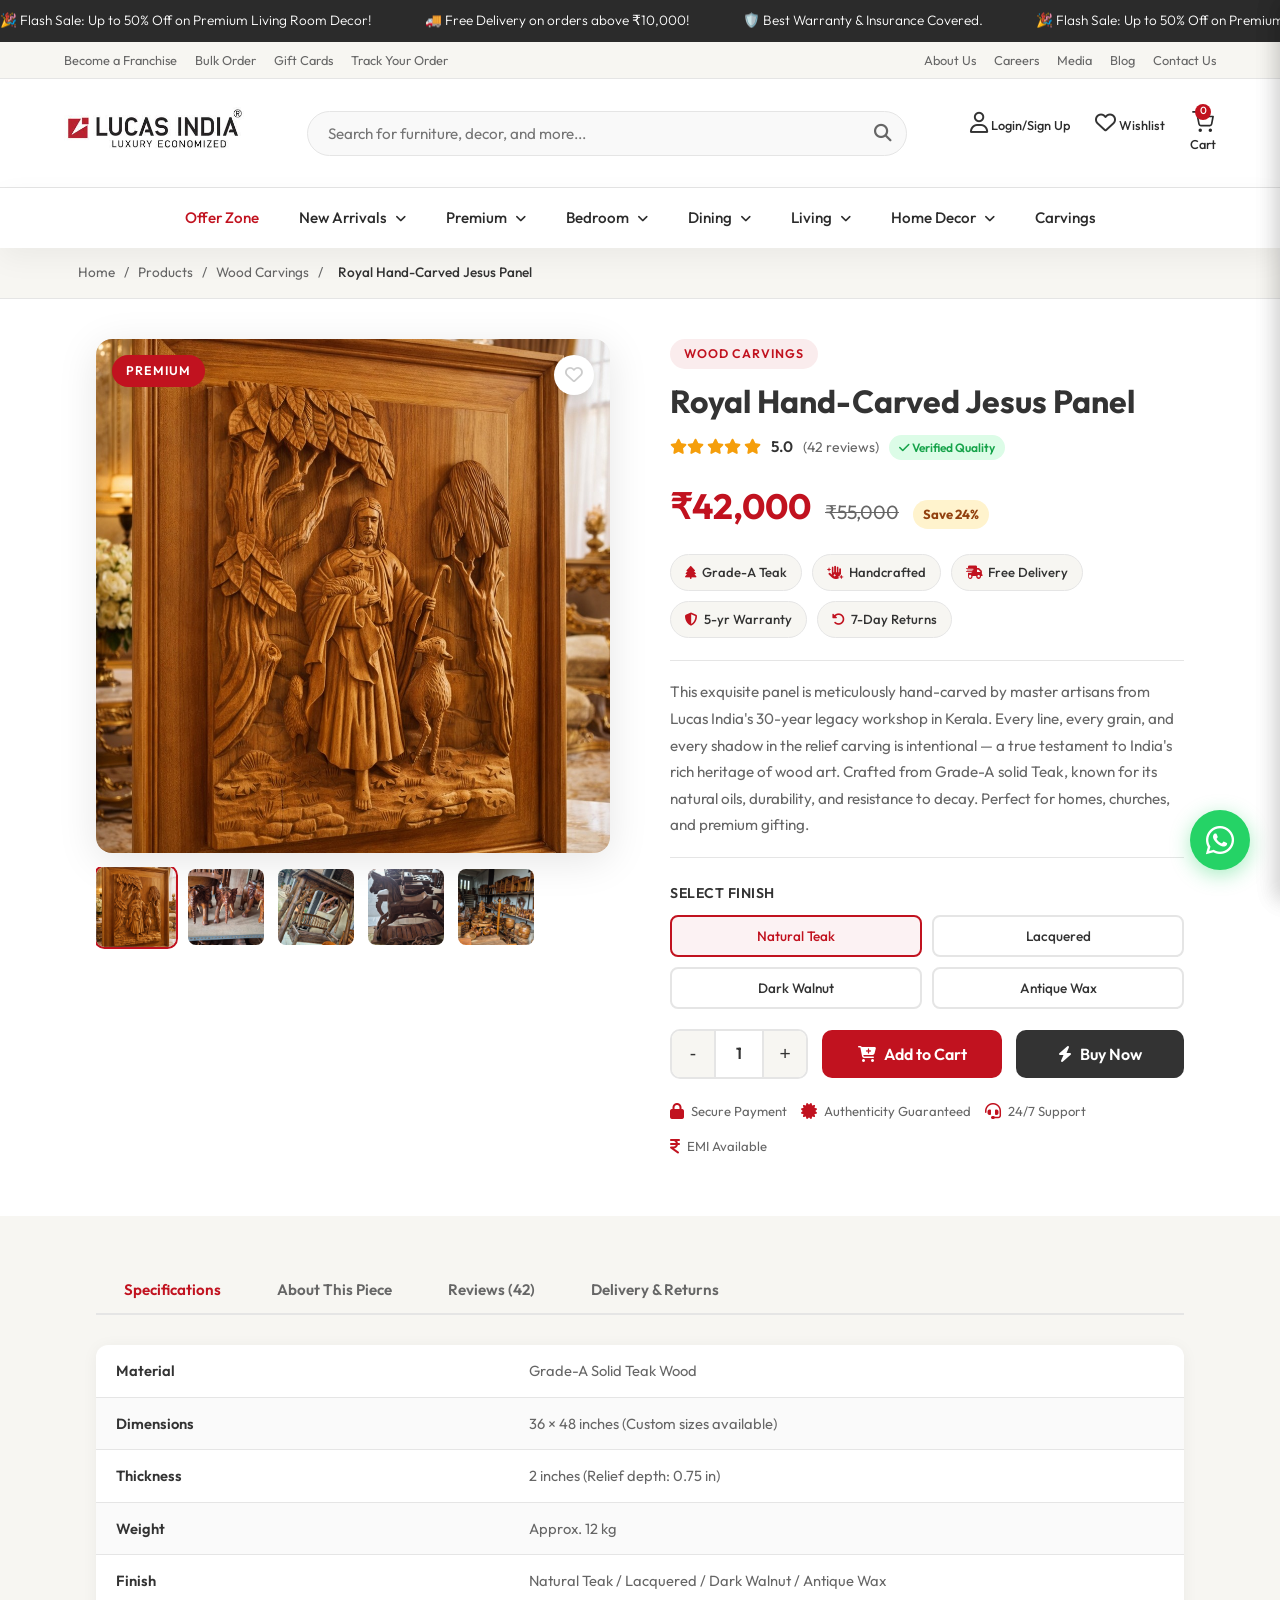
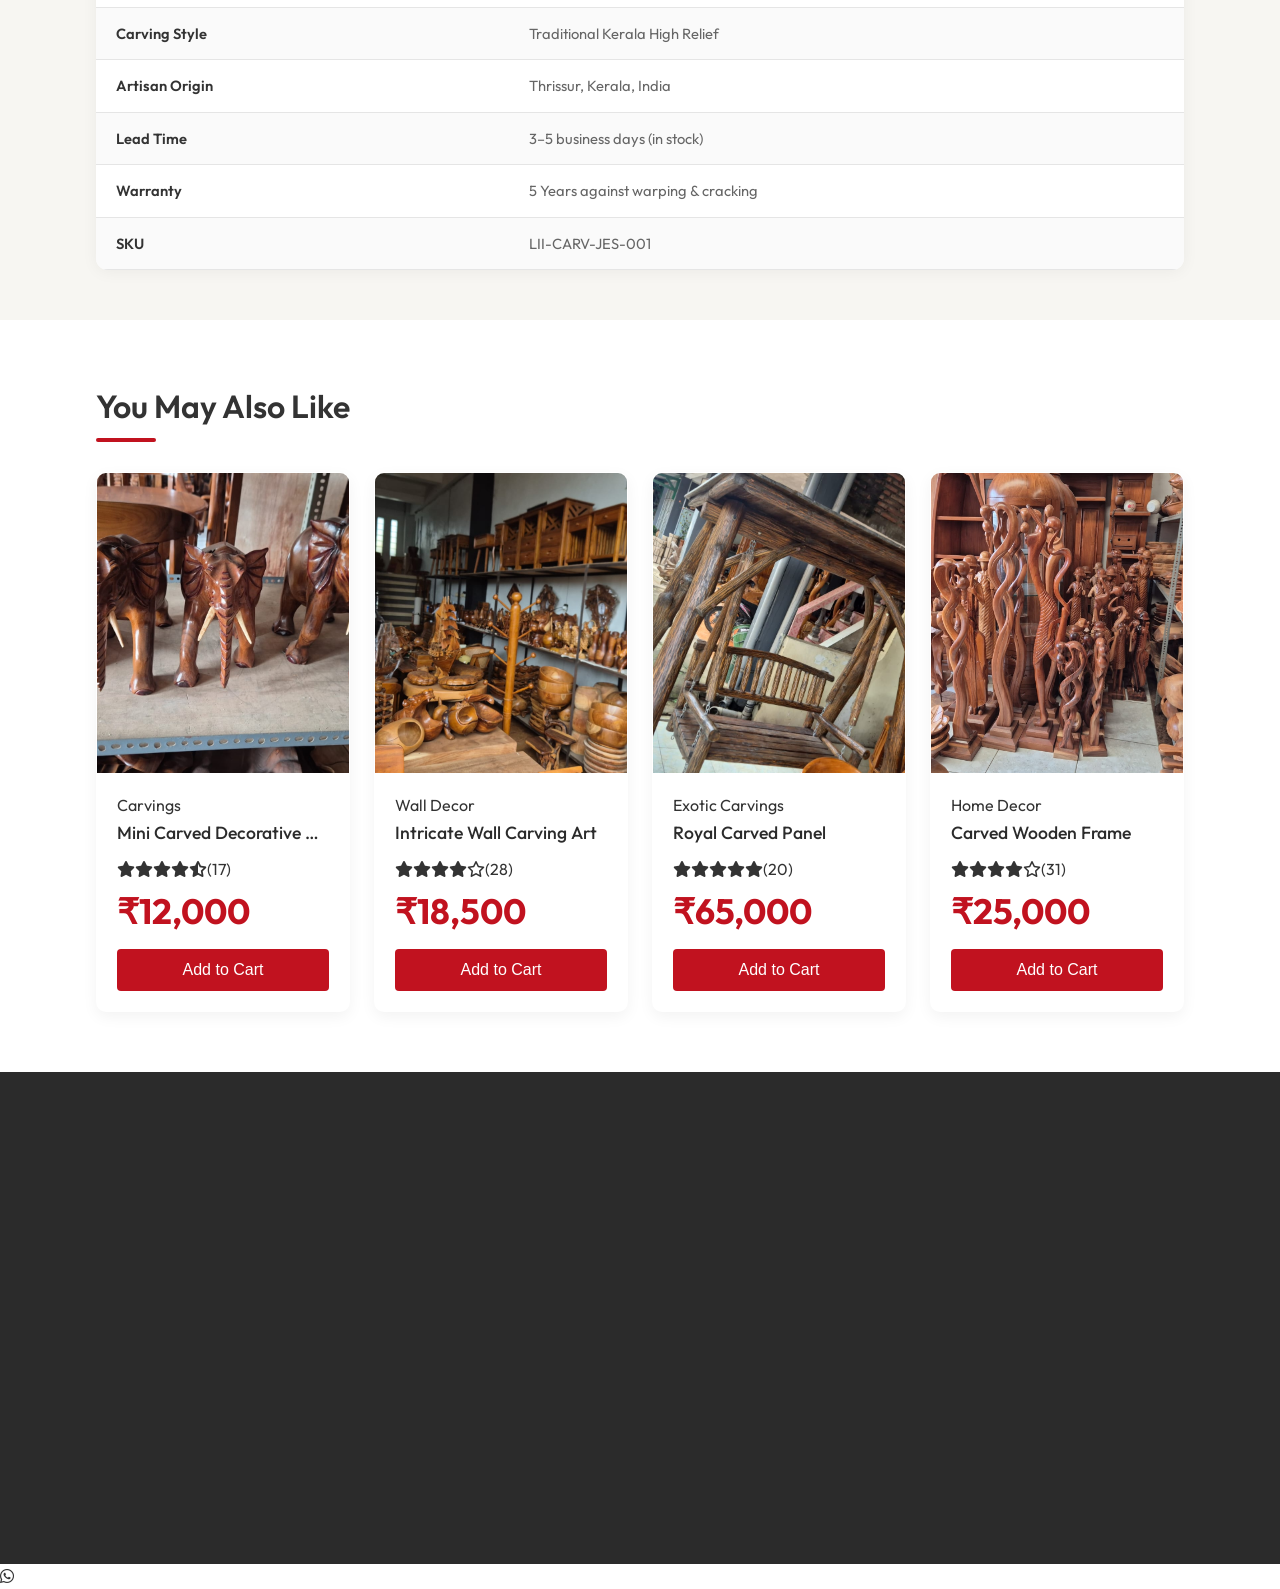
<file: product.html>
<!DOCTYPE html>
<html lang="en">
<head>
    <meta charset="UTF-8">
    <meta name="viewport" content="width=device-width, initial-scale=1.0">
    <title>Royal Hand-Carved Jesus Panel | Lucas India Industries</title>
    <meta name="description" content="Premium hand-carved wooden Jesus panel crafted by master artisans. Made from Grade-A Teak Wood with lacquered finish. Buy online from Lucas India Industries.">
    <link rel="preconnect" href="https://fonts.googleapis.com">
    <link rel="preconnect" href="https://fonts.gstatic.com" crossorigin>
    <link rel="dns-prefetch" href="https://fonts.googleapis.com">
    <link rel="dns-prefetch" href="https://cdnjs.cloudflare.com">
    <link rel="preload" as="image" href="logo.jpeg">
    <link rel="preload" as="image" href="images/WhatsApp Image 2026-03-26 at 21.16.20.jpeg">
    <link href="https://fonts.googleapis.com/css2?family=Outfit:wght@300;400;500;600;700&display=swap" rel="stylesheet">
    <link rel="stylesheet" href="https://cdnjs.cloudflare.com/ajax/libs/font-awesome/6.4.0/css/all.min.css">
    <link rel="stylesheet" href="styles.css">
    <link rel="stylesheet" href="animations.css">
    <link rel="stylesheet" href="product.css">
</head>
<body>
<!-- Offer Menu - Scrolling -->
    <div class="top-offer-bar">
        <div class="scrolling-text">
            <span>🎉 Flash Sale: Up to 50% Off on Premium Living Room Decor! </span>
            <span>🚚 Free Delivery on orders above ₹10,000! </span>
            <span>🛡️ Best Warranty & Insurance Covered.</span>
            <span>🎉 Flash Sale: Up to 50% Off on Premium Living Room Decor! </span>
        </div>
    </div>

    <!-- Top Sub Menu -->
    <div class="top-sub-menu">
        <div class="container flex-between">
            <div class="left-links">
                <a href="products.html?cat=franchise">Become a Franchise</a>
                <a href="products.html">Bulk Order</a>
                <a href="products.html">Gift Cards</a>
                <a href="order-status.html">Track Your Order</a>
            </div>
            <div class="right-links">
                <a href="404.html">About Us</a>
                <a href="404.html">Careers</a>
                <a href="404.html">Media</a>
                <a href="404.html">Blog</a>
                <a href="404.html">Contact Us</a>
            </div>
        </div>
    </div>

    <!-- Main Header -->
    <header class="main-header" id="mainHeader">
        <div class="container flex-between align-center">
            <div class="logo">
                <a href="index.html"><img src="logo.jpeg" alt="Lucas India Logo" width="180" height="55" decoding="async"></a>
            </div>
            
            <!-- Mobile Toggle -->
            <button class="mobile-menu-toggle" id="mobileMenuBtn">
                <i class="fa-solid fa-bars"></i>
            </button>

            <div class="search-bar">
                <input type="text" placeholder="Search for furniture, decor, and more...">
                <button><i class="fa-solid fa-magnifying-glass"></i></button>
            </div>

            <div class="user-actions">
                <a href="login.html" class="action-item desktop-only"><i class="fa-regular fa-user"></i> <span>Login/Sign Up</span></a>
                <a href="wishlist.html" class="action-item desktop-only"><i class="fa-regular fa-heart"></i> <span>Wishlist</span></a>
                <a href="#" class="action-item cart-icon" id="cartBtn">
                    <svg class="cart-svg" xmlns="http://www.w3.org/2000/svg" viewBox="0 0 24 24" fill="none" stroke="currentColor" stroke-width="1.8" stroke-linecap="round" stroke-linejoin="round" width="22" height="22"><circle cx="9" cy="21" r="1"/><circle cx="20" cy="21" r="1"/><path d="M1 1h4l2.68 13.39a2 2 0 0 0 2 1.61h9.72a2 2 0 0 0 2-1.61L23 6H6"/></svg>
                    <span class="cart-badge">0</span>
                    <span class="desktop-only">Cart</span>
                </a>
            </div>
        </div>
    </header>

    <!-- Navigation Menu (Mega Menu style) -->
    <nav class="main-nav" id="mainNav">
        <div class="mobile-nav-head desktop-hide">
            <h3>Menu</h3>
            <button id="closeMainNav"><i class="fa-solid fa-xmark"></i></button>
        </div>
        <div class="container">
            <ul class="nav-list">
                <li><a href="products.html?cat=offer" class="highlight">Offer Zone</a></li>
                <li class="has-mega"><a href="products.html?cat=new-arrivals">New Arrivals <i class="fa-solid fa-angle-down"></i></a></li>
                <li class="has-mega"><a href="products.html?cat=premium">Premium <i class="fa-solid fa-angle-down"></i></a></li>
                <li class="has-mega">
                    <a href="products.html?cat=bedroom">Bedroom <i class="fa-solid fa-angle-down"></i></a>
                    <div class="mega-menu">
                        <div class="mega-menu-content">
                            <div class="mega-column">
                                <h4>Beds</h4>
                                <ul>
                                    <li><a href="products.html?cat=bedroom">King Size Beds</a></li>
                                    <li><a href="products.html?cat=bedroom">Queen Size Beds</a></li>
                                    <li><a href="products.html?cat=bedroom">Single Beds</a></li>
                                    <li><a href="products.html?cat=bedroom">Beds with Storage</a></li>
                                </ul>
                            </div>
                            <div class="mega-column">
                                <h4>Mattresses</h4>
                                <ul>
                                    <li><a href="products.html?cat=bedroom">Orthopedic Mattresses</a></li>
                                    <li><a href="products.html?cat=bedroom">Memory Foam Mattresses</a></li>
                                    <li><a href="products.html?cat=bedroom">Coil Mattresses</a></li>
                                    <li><a href="products.html?cat=bedroom">Latex Mattresses</a></li>
                                </ul>
                            </div>
                            <div class="mega-column">
                                <h4>Storage</h4>
                                <ul>
                                    <li><a href="products.html?cat=bedroom">Wardrobes</a></li>
                                    <li><a href="products.html?cat=bedroom">Chest of Drawers</a></li>
                                    <li><a href="products.html?cat=bedroom">Bedside Tables</a></li>
                                    <li><a href="products.html?cat=bedroom">Dressing Tables</a></li>
                                </ul>
                            </div>
                            <div class="mega-image-column">
                                <img src="images/WhatsApp Image 2026-03-26 at 21.16.25.jpeg" alt="Bedroom collection" loading="lazy" decoding="async" width="280" height="180">
                                <br>
                                <a href="products.html" class="btn-primary" style="margin-top:10px; width:100%; text-align:center; padding:8px;">Shop Collection</a>
                            </div>
                        </div>
                    </div>
                </li>
                <li class="has-mega">
                    <a href="products.html?cat=dining">Dining <i class="fa-solid fa-angle-down"></i></a>
                    <div class="mega-menu">
                        <div class="mega-menu-content">
                            <div class="mega-column">
                                <h4>Dining Tables</h4>
                                <ul>
                                    <li><a href="products.html?cat=dining">4 Seater Sets</a></li>
                                    <li><a href="products.html?cat=dining">6 Seater Sets</a></li>
                                    <li><a href="products.html?cat=dining">8 Seater Sets</a></li>
                                    <li><a href="products.html?cat=dining">Extendable Tables</a></li>
                                </ul>
                            </div>
                            <div class="mega-column">
                                <h4>Seating</h4>
                                <ul>
                                    <li><a href="products.html?cat=dining">Dining Chairs</a></li>
                                    <li><a href="products.html?cat=dining">Dining Benches</a></li>
                                    <li><a href="products.html?cat=dining">Bar Stools</a></li>
                                </ul>
                            </div>
                            <div class="mega-column">
                                <h4>Storage</h4>
                                <ul>
                                    <li><a href="products.html?cat=dining">Crockery Units</a></li>
                                    <li><a href="products.html?cat=dining">Sideboards</a></li>
                                    <li><a href="products.html?cat=dining">Bar Cabinets</a></li>
                                </ul>
                            </div>
                            <div class="mega-image-column">
                                <img src="images/WhatsApp Image 2026-03-26 at 21.16.13.jpeg" alt="Dining collection" loading="lazy" decoding="async" width="280" height="180">
                                <br>
                                <a href="products.html" class="btn-primary" style="margin-top:10px; width:100%; text-align:center; padding:8px;">Shop Collection</a>
                            </div>
                        </div>
                    </div>
                </li>
                <li class="has-mega">
                    <a href="products.html?cat=living">Living <i class="fa-solid fa-angle-down"></i></a>
                    <div class="mega-menu">
                        <div class="mega-menu-content">
                            <div class="mega-column">
                                <h4>Sofas</h4>
                                <ul>
                                    <li><a href="products.html?cat=living">3 Seater Sofas</a></li>
                                    <li><a href="products.html?cat=living">L-Shaped Sofas</a></li>
                                    <li><a href="products.html?cat=living">Recliners</a></li>
                                    <li><a href="products.html?cat=living">Sofa Sets</a></li>
                                </ul>
                            </div>
                            <div class="mega-column">
                                <h4>Tables</h4>
                                <ul>
                                    <li><a href="products.html?cat=living">Coffee Tables</a></li>
                                    <li><a href="products.html?cat=living">Side Tables</a></li>
                                    <li><a href="products.html?cat=living">Console Tables</a></li>
                                    <li><a href="products.html?cat=living">Nesting Tables</a></li>
                                </ul>
                            </div>
                            <div class="mega-column">
                                <h4>Seating</h4>
                                <ul>
                                    <li><a href="products.html?cat=living">Lounge Chairs</a></li>
                                    <li><a href="products.html?cat=living">Accent Chairs</a></li>
                                    <li><a href="products.html?cat=living">Pouffes & Ottomans</a></li>
                                    <li><a href="products.html?cat=living">Benches</a></li>
                                </ul>
                            </div>
                            <div class="mega-image-column">
                                <img src="images/WhatsApp Image 2026-03-26 at 21.15.35.jpeg" alt="Living collection" loading="lazy" decoding="async" width="280" height="180">
                                <br>
                                <a href="products.html" class="btn-primary" style="margin-top:10px; width:100%; text-align:center; padding:8px;">Shop Collection</a>
                            </div>
                        </div>
                    </div>
                </li>
                <li class="has-mega"><a href="products.html?cat=home-decor">Home Decor <i class="fa-solid fa-angle-down"></i></a></li>
                <li><a href="products.html?cat=carvings">Carvings</a></li>
            </ul>
        </div>
    </nav>

    <!-- Breadcrumb -->
    <div class="product-breadcrumb">
        <div class="container">
            <a href="index.html">Home</a>
            <span>/</span>
            <a href="products.html">Products</a>
            <span>/</span>
            <a href="products.html?cat=carvings">Wood Carvings</a>
            <span>/</span>
            <span class="current">Royal Hand-Carved Jesus Panel</span>
        </div>
    </div>

    <!-- Product Detail -->
    <section class="product-detail-section">
        <div class="container container-extra-wide" style="max-width:95%; margin:0 auto;">
            <div class="product-detail-grid">

                <!-- Left: Gallery -->
                <div class="product-gallery">
                    <div class="gallery-main" id="galleryMain">
                        <span class="gallery-badge">Premium</span>
                        <button class="gallery-wishlist" id="wishlistBtn" title="Add to Wishlist">
                            <i class="fa-regular fa-heart"></i>
                        </button>
                        <img src="images/WhatsApp Image 2026-03-26 at 21.16.20.jpeg"
                             alt="Royal Hand-Carved Jesus Panel – Main View"
                             id="mainGalleryImg"
                             width="600" height="600" decoding="async">
                    </div>
                    <div class="gallery-thumbs">
                        <div class="thumb active" onclick="setMainImg(this, 'images/WhatsApp Image 2026-03-26 at 21.16.20.jpeg')">
                            <img src="images/WhatsApp Image 2026-03-26 at 21.16.20.jpeg" alt="View 1" loading="lazy">
                        </div>
                        <div class="thumb" onclick="setMainImg(this, 'images/WhatsApp Image 2026-03-26 at 21.16.12.jpeg')">
                            <img src="images/WhatsApp Image 2026-03-26 at 21.16.12.jpeg" alt="View 2" loading="lazy">
                        </div>
                        <div class="thumb" onclick="setMainImg(this, 'images/WhatsApp Image 2026-03-26 at 21.15.35.jpeg')">
                            <img src="images/WhatsApp Image 2026-03-26 at 21.15.35.jpeg" alt="View 3" loading="lazy">
                        </div>
                        <div class="thumb" onclick="setMainImg(this, 'images/WhatsApp Image 2026-03-26 at 21.16.12 (1).jpeg')">
                            <img src="images/WhatsApp Image 2026-03-26 at 21.16.12 (1).jpeg" alt="View 4" loading="lazy">
                        </div>
                        <div class="thumb" onclick="setMainImg(this, 'images/WhatsApp Image 2026-03-26 at 21.16.11.jpeg')">
                            <img src="images/WhatsApp Image 2026-03-26 at 21.16.11.jpeg" alt="View 5" loading="lazy">
                        </div>
                    </div>
                </div>

                <!-- Right: Product Info -->
                <div class="product-info-panel">
                    <span class="product-category-tag">Wood Carvings</span>
                    <h1>Royal Hand-Carved Jesus Panel</h1>

                    <div class="product-rating-row">
                        <div class="stars">
                            <i class="fa-solid fa-star"></i><i class="fa-solid fa-star"></i>
                            <i class="fa-solid fa-star"></i><i class="fa-solid fa-star"></i>
                            <i class="fa-solid fa-star"></i>
                        </div>
                        <span class="rating-score">5.0</span>
                        <span class="rating-count">(42 reviews)</span>
                        <span class="verified-badge"><i class="fa-solid fa-check"></i> Verified Quality</span>
                    </div>

                    <div class="product-price-row">
                        <span class="product-price">₹42,000</span>
                        <span class="product-price-old">₹55,000</span>
                        <span class="product-price-discount">Save 24%</span>
                    </div>

                    <div class="product-highlights">
                        <span class="highlight-pill"><i class="fa-solid fa-tree"></i> Grade-A Teak</span>
                        <span class="highlight-pill"><i class="fa-solid fa-hand-sparkles"></i> Handcrafted</span>
                        <span class="highlight-pill"><i class="fa-solid fa-truck-fast"></i> Free Delivery</span>
                        <span class="highlight-pill"><i class="fa-solid fa-shield-halved"></i> 5-yr Warranty</span>
                        <span class="highlight-pill"><i class="fa-solid fa-rotate-left"></i> 7-Day Returns</span>
                    </div>

                    <p class="product-description">
                        This exquisite panel is meticulously hand-carved by master artisans from Lucas India's 
                        30-year legacy workshop in Kerala. Every line, every grain, and every shadow in the 
                        relief carving is intentional — a true testament to India's rich heritage of wood art. 
                        Crafted from Grade-A solid Teak, known for its natural oils, durability, and 
                        resistance to decay. Perfect for homes, churches, and premium gifting.
                    </p>

                    <div class="option-title">Select Finish</div>
                    <div class="finish-options">
                        <button class="finish-btn active">Natural Teak</button>
                        <button class="finish-btn">Lacquered</button>
                        <button class="finish-btn">Dark Walnut</button>
                        <button class="finish-btn">Antique Wax</button>
                    </div>

                    <div class="qty-cta-row">
                        <div class="qty-selector">
                            <button id="qtyMinus" onclick="changeQty(-1)">-</button>
                            <span id="qtyVal">1</span>
                            <button id="qtyPlus" onclick="changeQty(1)">+</button>
                        </div>
                        <button class="btn-add-cart" onclick="addToCartAnim(this)">
                            <i class="fa-solid fa-cart-plus"></i> Add to Cart
                        </button>
                        <button class="btn-buy-now">
                            <i class="fa-solid fa-bolt"></i> Buy Now
                        </button>
                    </div>

                    <div class="product-trust-row">
                        <div class="trust-item"><i class="fa-solid fa-lock"></i> Secure Payment</div>
                        <div class="trust-item"><i class="fa-solid fa-certificate"></i> Authenticity Guaranteed</div>
                        <div class="trust-item"><i class="fa-solid fa-headset"></i> 24/7 Support</div>
                        <div class="trust-item"><i class="fa-solid fa-indian-rupee-sign"></i> EMI Available</div>
                    </div>
                </div>
            </div>
        </div>
    </section>

    <!-- Product Tabs: Description / Specs / Reviews -->
    <section class="product-tabs-section">
        <div class="container container-extra-wide" style="max-width:95%; margin:0 auto;">
            <div class="product-tabs" id="productTabs">
                <button class="tab-btn active" data-tab="specs">Specifications</button>
                <button class="tab-btn" data-tab="description">About This Piece</button>
                <button class="tab-btn" data-tab="reviews">Reviews (42)</button>
                <button class="tab-btn" data-tab="shipping">Delivery & Returns</button>
            </div>

            <div class="tab-content active" id="tab-specs">
                <table class="spec-table">
                    <tr><td>Material</td><td>Grade-A Solid Teak Wood</td></tr>
                    <tr><td>Dimensions</td><td>36 × 48 inches (Custom sizes available)</td></tr>
                    <tr><td>Thickness</td><td>2 inches (Relief depth: 0.75 in)</td></tr>
                    <tr><td>Weight</td><td>Approx. 12 kg</td></tr>
                    <tr><td>Finish</td><td>Natural Teak / Lacquered / Dark Walnut / Antique Wax</td></tr>
                    <tr><td>Carving Style</td><td>Traditional Kerala High Relief</td></tr>
                    <tr><td>Artisan Origin</td><td>Thrissur, Kerala, India</td></tr>
                    <tr><td>Lead Time</td><td>3–5 business days (in stock)</td></tr>
                    <tr><td>Warranty</td><td>5 Years against warping &amp; cracking</td></tr>
                    <tr><td>SKU</td><td>LII-CARV-JES-001</td></tr>
                </table>
            </div>

            <div class="tab-content" id="tab-description">
                <div style="max-width:760px; color:var(--text-muted); line-height:1.85; font-size:0.95rem;">
                    <p style="margin-bottom:16px;">The Royal Hand-Carved Jesus Panel is one of the most sought-after masterpieces in the Lucas India collection. It is the result of hundreds of hours of precision work by our third-generation artisans, who have dedicated their lives to this noble craft.</p>
                    <p style="margin-bottom:16px;">Using traditional chisels and gouges passed down through families, every contour of the figure is brought to life directly from the wood — no molds, no machines. The natural grain of the Teak creates a unique texture in each piece, meaning no two panels are identical.</p>
                    <p style="margin-bottom:16px;"><strong style="color:var(--text-dark);">Care Instructions:</strong> Dust with a dry soft cloth. Apply a thin coat of teak oil every 6 months to maintain the natural luster. Avoid direct moisture and strong sunlight for extended periods.</p>
                    <p><strong style="color:var(--text-dark);">Customization:</strong> Custom sizes, custom subjects, and personalized inscriptions are available. Contact our design desk for a bespoke quote.</p>
                </div>
            </div>

            <div class="tab-content" id="tab-reviews">
                <div class="review-header">
                    <div class="review-score-big">
                        <div class="big-number">5.0</div>
                        <div class="big-stars">★★★★★</div>
                        <small>42 reviews</small>
                    </div>
                    <div class="rating-bars">
                        <div class="rating-bar-row"><span>5★</span><div class="bar-bg"><div class="bar-fill" style="width:88%"></div></div><span>37</span></div>
                        <div class="rating-bar-row"><span>4★</span><div class="bar-bg"><div class="bar-fill" style="width:10%"></div></div><span>4</span></div>
                        <div class="rating-bar-row"><span>3★</span><div class="bar-bg"><div class="bar-fill" style="width:2%"></div></div><span>1</span></div>
                        <div class="rating-bar-row"><span>2★</span><div class="bar-bg"><div class="bar-fill" style="width:0%"></div></div><span>0</span></div>
                        <div class="rating-bar-row"><span>1★</span><div class="bar-bg"><div class="bar-fill" style="width:0%"></div></div><span>0</span></div>
                    </div>
                </div>
                <div class="review-card">
                    <div class="review-meta">
                        <div class="reviewer-avatar">RK</div>
                        <div class="reviewer-info">
                            <div class="name">Rajan Krishnamurthy</div>
                            <div class="date">March 2026 · Verified Buyer</div>
                        </div>
                        <div class="review-stars" style="margin-left:auto;">★★★★★</div>
                    </div>
                    <div class="review-title">Breathtaking craftsmanship — a family heirloom</div>
                    <div class="review-body">We ordered this for our chapel and it exceeded every expectation. The depth of the carving, the expression on the face — it looks like it could have come from a Renaissance workshop. Genuinely proud to display it.</div>
                    <div class="review-helpful">Was this helpful? <button>👍 Yes (18)</button> <button>👎 No (0)</button></div>
                </div>
                <div class="review-card">
                    <div class="review-meta">
                        <div class="reviewer-avatar" style="background:#9e0e18;">SP</div>
                        <div class="reviewer-info">
                            <div class="name">Sneha Pillai</div>
                            <div class="date">February 2026 · Verified Buyer</div>
                        </div>
                        <div class="review-stars" style="margin-left:auto;">★★★★★</div>
                    </div>
                    <div class="review-title">Perfect gift for our new home</div>
                    <div class="review-body">The packaging was impeccable and the carving arrived without a scratch. The teak finish is stunning and the size is perfect for our living room entrance. Would highly recommend Lucas India to anyone looking for authentic, quality crafts.</div>
                    <div class="review-helpful">Was this helpful? <button>👍 Yes (12)</button> <button>👎 No (1)</button></div>
                </div>
                <div class="review-card">
                    <div class="review-meta">
                        <div class="reviewer-avatar" style="background:#2b2b2b;">AV</div>
                        <div class="reviewer-info">
                            <div class="name">Arjun Varma</div>
                            <div class="date">January 2026 · Verified Buyer</div>
                        </div>
                        <div class="review-stars" style="margin-left:auto;">★★★★★</div>
                    </div>
                    <div class="review-title">True museum-quality art</div>
                    <div class="review-body">I have collected wooden art for over 15 years and this is among the finest I have ever seen. The attention to detail in the facial features and the robe folds is extraordinary. Lucas India has earned a lifelong customer.</div>
                    <div class="review-helpful">Was this helpful? <button>👍 Yes (9)</button> <button>👎 No (0)</button></div>
                </div>
            </div>

            <div class="tab-content" id="tab-shipping">
                <div style="max-width:760px;">
                    <div style="display:grid; grid-template-columns:1fr 1fr; gap:20px;">
                        <div style="background:#fff; padding:22px; border-radius:14px; box-shadow:0 2px 10px rgba(0,0,0,0.05);">
                            <h4 style="margin-bottom:12px; color:var(--text-dark);"><i class="fa-solid fa-truck-fast" style="color:var(--accent-color); margin-right:8px;"></i>Delivery</h4>
                            <ul style="list-style:none; color:var(--text-muted); font-size:0.9rem; line-height:2;">
                                <li>✅ Free delivery on orders above ₹10,000</li>
                                <li>✅ Standard delivery: 5–7 business days</li>
                                <li>✅ Express delivery available at checkout</li>
                                <li>✅ White glove installation service available</li>
                                <li>✅ Pan-India delivery including remote areas</li>
                            </ul>
                        </div>
                        <div style="background:#fff; padding:22px; border-radius:14px; box-shadow:0 2px 10px rgba(0,0,0,0.05);">
                            <h4 style="margin-bottom:12px; color:var(--text-dark);"><i class="fa-solid fa-rotate-left" style="color:var(--accent-color); margin-right:8px;"></i>Returns</h4>
                            <ul style="list-style:none; color:var(--text-muted); font-size:0.9rem; line-height:2;">
                                <li>✅ 7-day return window from delivery date</li>
                                <li>✅ Full refund if product is damaged in transit</li>
                                <li>✅ Free pickup for approved returns</li>
                                <li>⚠️ Custom orders are non-returnable</li>
                                <li>⚠️ Product must be in original packaging</li>
                            </ul>
                        </div>
                    </div>
                </div>
            </div>
        </div>
    </section>

    <!-- Related Products -->
    <section class="related-section">
        <div class="container container-extra-wide" style="max-width:95%; margin:0 auto;">
            <h2 class="section-title" style="margin-bottom:40px;">You May Also Like</h2>
            <div class="products-grid" style="display:grid; grid-template-columns:repeat(auto-fill,minmax(240px,1fr)); gap:24px;">

                <div class="product-card" onclick="window.location='product.html'" style="cursor:pointer;">
                    <div class="product-img">
                        <img src="images/WhatsApp Image 2026-03-26 at 21.16.12.jpeg" alt="Carved Wooden Door Panel" loading="lazy" decoding="async" width="400" height="400">
                        <div class="product-actions" style="position: absolute; bottom: 15px; left: 50%; transform: translateX(-50%); display: flex; gap: 10px; opacity: 0; transition: 0.3s; z-index: 5;">
                            <button class="action-btn" title="Wishlist" onclick="event.stopPropagation()"><i class="fa-regular fa-heart"></i></button>
                            <button class="action-btn" title="Quick View" onclick="event.stopPropagation(); QuickView.open({id:18, name:'Mini Carved Decorative Door', price:'₹12,000', img:'images/WhatsApp Image 2026-03-26 at 21.16.12.jpeg', cat:'Carvings'})"><i class="fa-regular fa-eye"></i></button>
                            <button class="action-btn cart-btn" title="Add to Cart" onclick="event.stopPropagation(); LucasCart.add({id:18, name:'Mini Carved Decorative Door', price:12000, img:'images/WhatsApp Image 2026-03-26 at 21.16.12.jpeg'})"><i class="fa-solid fa-cart-plus"></i></button>
                        </div>
                    </div>
                    <div class="product-info">
                        <span class="product-category">Carvings</span>
                        <h3 class="product-name">Mini Carved Decorative Door</h3>
                        <div class="product-rating"><i class="fa-solid fa-star"></i><i class="fa-solid fa-star"></i><i class="fa-solid fa-star"></i><i class="fa-solid fa-star"></i><i class="fa-solid fa-star-half-stroke"></i><span class="reviews">(17)</span></div>
                        <div class="product-price">₹12,000</div>
                        <button class="btn-primary" style="width: 100%; margin-top: 10px;" onclick="event.stopPropagation(); LucasCart.add({id:18, name:'Mini Carved Decorative Door', price:12000, img:'images/WhatsApp Image 2026-03-26 at 21.16.12.jpeg'})">Add to Cart</button>
                    </div>
                </div>

                <div class="product-card" onclick="window.location='product.html'" style="cursor:pointer;">
                    <div class="product-img">
                        <img src="images/WhatsApp Image 2026-03-26 at 21.16.11.jpeg" alt="Intricate Wall Carving" loading="lazy" decoding="async" width="400" height="400">
                        <div class="product-actions" style="position: absolute; bottom: 15px; left: 50%; transform: translateX(-50%); display: flex; gap: 10px; opacity: 0; transition: 0.3s; z-index: 5;">
                            <button class="action-btn" title="Wishlist" onclick="event.stopPropagation()"><i class="fa-regular fa-heart"></i></button>
                            <button class="action-btn" title="Quick View" onclick="event.stopPropagation(); QuickView.open({id:3, name:'Intricate Wall Carving Art', price:'₹18,500', img:'images/WhatsApp Image 2026-03-26 at 21.16.11.jpeg', cat:'Wall Art'})"><i class="fa-regular fa-eye"></i></button>
                            <button class="action-btn cart-btn" title="Add to Cart" onclick="event.stopPropagation(); LucasCart.add({id:3, name:'Intricate Wall Carving Art', price:18500, img:'images/WhatsApp Image 2026-03-26 at 21.16.11.jpeg'})"><i class="fa-solid fa-cart-plus"></i></button>
                        </div>
                    </div>
                    <div class="product-info">
                        <span class="product-category">Wall Decor</span>
                        <h3 class="product-name">Intricate Wall Carving Art</h3>
                        <div class="product-rating"><i class="fa-solid fa-star"></i><i class="fa-solid fa-star"></i><i class="fa-solid fa-star"></i><i class="fa-solid fa-star"></i><i class="fa-regular fa-star"></i><span class="reviews">(28)</span></div>
                        <div class="product-price">₹18,500</div>
                        <button class="btn-primary" style="width: 100%; margin-top: 10px;" onclick="event.stopPropagation(); LucasCart.add({id:3, name:'Intricate Wall Carving Art', price:18500, img:'images/WhatsApp Image 2026-03-26 at 21.16.11.jpeg'})">Add to Cart</button>
                    </div>
                </div>

                <div class="product-card" onclick="window.location='product.html'" style="cursor:pointer;">
                    <div class="product-img">
                        <img src="images/WhatsApp Image 2026-03-26 at 21.15.35.jpeg" alt="Royal Carved Panel" loading="lazy" decoding="async" width="400" height="400">
                        <div class="product-actions" style="position: absolute; bottom: 15px; left: 50%; transform: translateX(-50%); display: flex; gap: 10px; opacity: 0; transition: 0.3s; z-index: 5;">
                            <button class="action-btn" title="Wishlist" onclick="event.stopPropagation()"><i class="fa-regular fa-heart"></i></button>
                            <button class="action-btn" title="Quick View" onclick="event.stopPropagation(); QuickView.open({id:6, name:'Royal Carved Panel', price:'₹65,000', img:'images/WhatsApp Image 2026-03-26 at 21.15.35.jpeg', cat:'Exotic Carvings'})"><i class="fa-regular fa-eye"></i></button>
                            <button class="action-btn cart-btn" title="Add to Cart" onclick="event.stopPropagation(); LucasCart.add({id:6, name:'Royal Carved Panel', price:65000, img:'images/WhatsApp Image 2026-03-26 at 21.15.35.jpeg'})"><i class="fa-solid fa-cart-plus"></i></button>
                        </div>
                    </div>
                    <div class="product-info">
                        <span class="product-category">Exotic Carvings</span>
                        <h3 class="product-name">Royal Carved Panel</h3>
                        <div class="product-rating"><i class="fa-solid fa-star"></i><i class="fa-solid fa-star"></i><i class="fa-solid fa-star"></i><i class="fa-solid fa-star"></i><i class="fa-solid fa-star"></i><span class="reviews">(20)</span></div>
                        <div class="product-price">₹65,000</div>
                        <button class="btn-primary" style="width: 100%; margin-top: 10px;" onclick="event.stopPropagation(); LucasCart.add({id:6, name:'Royal Carved Panel', price:65000, img:'images/WhatsApp Image 2026-03-26 at 21.15.35.jpeg'})">Add to Cart</button>
                    </div>
                </div>

                <div class="product-card" onclick="window.location='product.html'" style="cursor:pointer;">
                    <div class="product-img">
                        <img src="images/WhatsApp Image 2026-03-26 at 21.16.16.jpeg" alt="Carved Wooden Frame" loading="lazy" decoding="async" width="400" height="400">
                        <div class="product-actions" style="position: absolute; bottom: 15px; left: 50%; transform: translateX(-50%); display: flex; gap: 10px; opacity: 0; transition: 0.3s; z-index: 5;">
                            <button class="action-btn" title="Wishlist" onclick="event.stopPropagation()"><i class="fa-regular fa-heart"></i></button>
                            <button class="action-btn" title="Quick View" onclick="event.stopPropagation(); QuickView.open({id:12, name:'Carved Wooden Frame', price:'₹25,000', img:'images/WhatsApp Image 2026-03-26 at 21.16.16.jpeg', cat:'Home Decor'})"><i class="fa-regular fa-eye"></i></button>
                            <button class="action-btn cart-btn" title="Add to Cart" onclick="event.stopPropagation(); LucasCart.add({id:12, name:'Carved Wooden Frame', price:25000, img:'images/WhatsApp Image 2026-03-26 at 21.16.16.jpeg'})"><i class="fa-solid fa-cart-plus"></i></button>
                        </div>
                    </div>
                    <div class="product-info">
                        <span class="product-category">Home Decor</span>
                        <h3 class="product-name">Carved Wooden Frame</h3>
                        <div class="product-rating"><i class="fa-solid fa-star"></i><i class="fa-solid fa-star"></i><i class="fa-solid fa-star"></i><i class="fa-solid fa-star"></i><i class="fa-regular fa-star"></i><span class="reviews">(31)</span></div>
                        <div class="product-price">₹25,000</div>
                        <button class="btn-primary" style="width: 100%; margin-top: 10px;" onclick="event.stopPropagation(); LucasCart.add({id:12, name:'Carved Wooden Frame', price:25000, img:'images/WhatsApp Image 2026-03-26 at 21.16.16.jpeg'})">Add to Cart</button>
                    </div>
                </div>
            </div>
        </div>
    </section>

<footer class="main-footer">
        <div class="container">
            <div class="footer-grid">
                <div class="footer-col brand-col">
                    <img src="logo.jpeg" alt="Lucas India" class="footer-logo">
                    <p>Luxury Economized. We deliver high-quality, handcrafted furniture and premium decor right to your doorstep, with over 30 years of excellence.</p>
                    <div class="social-links">
                        <a href="https://facebook.com/lucasindiaindustries" target="_blank" rel="noopener"><i class="fa-brands fa-facebook-f"></i></a>
                        <a href="https://instagram.com/lucasindia" target="_blank" rel="noopener"><i class="fa-brands fa-instagram"></i></a>
                        <a href="https://youtube.com/@lucasindia" target="_blank" rel="noopener"><i class="fa-brands fa-youtube"></i></a>
                    </div>
                </div>
                
                <div class="footer-col">
                    <h4>Quick Links</h4>
                    <ul>
                        <li><a href="404.html">About Us</a></li>
                        <li><a href="404.html">Our Story</a></li>
                        <li><a href="404.html">Careers</a></li>
                        <li><a href="404.html">Contact Us</a></li>
                        <li><a href="404.html">Showroom Locations</a></li>
                    </ul>
                </div>

                <div class="footer-col">
                    <h4>Customer Care</h4>
                    <ul>
                        <li><a href="order-status.html">Track Order</a></li>
                        <li><a href="404.html">Return Policy</a></li>
                        <li><a href="404.html">Terms & Conditions</a></li>
                        <li><a href="404.html">Privacy Policy</a></li>
                        <li><a href="404.html">FAQ</a></li>
                    </ul>
                </div>

                <div class="footer-col newsletter-col">
                    <h4>Newsletter</h4>
                    <p>Subscribe to get updates on new arrivals and special offers.</p>
                    <form class="newsletter-form">
                        <input type="email" placeholder="Your Email Address">
                        <button type="submit">Subscribe</button>
                    </form>
                    <div class="payment-icons">
                        <h4>We Accept</h4>
                        <div class="icons">
                            <i class="fa-solid fa-credit-card"></i>
                            <i class="fa-brands fa-cc-mastercard"></i>
                            <i class="fa-brands fa-cc-visa"></i>
                            <i class="fa-solid fa-wallet"></i>
                        </div>
                    </div>
                </div>
            </div>
            
            <div class="footer-bottom flex-between">
                <p>&copy; 2026 Lucas India Industries. All Rights Reserved. Designed by BTen Techno Solutions.</p>
                <div class="contact-info">
                    <span><i class="fa-solid fa-phone"></i> +91 83019 11070</span>
                    <span><i class="fa-solid fa-envelope"></i> order@lucasindia.in</span>
                </div>
            </div>
        </div>
    </footer>

    <!-- WhatsApp Chat Widget -->
    <a href="https://wa.me/919876543210" target="_blank" rel="noopener" class="whatsapp-widget" aria-label="Chat on WhatsApp">
        <i class="fa-brands fa-whatsapp"></i>
    </a>

    <!-- Side Cart -->
    <div class="cart-overlay" id="cartOverlay"></div>
    <div class="side-cart" id="sideCart">
        <div class="cart-header">
            <h3>Your Cart (2)</h3>
            <button class="close-cart" id="closeCart">&times;</button>
        </div>
        <div class="cart-items">
            <div class="cart-item">
                <img width="400" height="400" decoding="async" loading="lazy" src="images/WhatsApp Image 2026-03-26 at 21.16.25.jpeg" alt="Item">
                <div class="item-info">
                    <h4>Luxury Teak Vase</h4>
                    <p class="price">₹12,499</p>
                    <div class="qty-control">
                        <button>-</button>
                        <span>1</span>
                        <button>+</button>
                    </div>
                </div>
                <button class="remove-btn"><i class="fa-solid fa-trash-can"></i></button>
            </div>
            <div class="cart-item">
                <img width="400" height="400" decoding="async" loading="lazy" src="images/WhatsApp Image 2026-03-26 at 21.16.11.jpeg" alt="Item">
                <div class="item-info">
                    <h4>Wall Decor Carving</h4>
                    <p class="price">₹18,500</p>
                    <div class="qty-control">
                        <button>-</button>
                        <span>1</span>
                        <button>+</button>
                    </div>
                </div>
                <button class="remove-btn"><i class="fa-solid fa-trash-can"></i></button>
            </div>
        </div>
        <div class="cart-footer">
            <div class="cart-total flex-between">
                <span>Subtotal:</span>
                <span class="total-price">₹30,999</span>
            </div>
            <a href="cart.html" class="btn-primary checkout-btn" style="width: 100%; text-align: center;">Proceed to Checkout</a>
        </div>
    </div>

    <a href="https://wa.me/919876543210" class="whatsapp-float" target="_blank" rel="noopener"><i class="fa-brands fa-whatsapp"></i></a>
    <button id="backToTopBtn" class="back-to-top" title="Back to top"><i class="fa-solid fa-arrow-up"></i></button>

    <!-- Cart Overlay -->
    <div class="cart-overlay" id="cartOverlay"></div>
    <div class="side-cart" id="sideCart">
        <div class="cart-header">
            <h3>Your Cart (2)</h3>
            <button class="close-cart" id="closeCart">&times;</button>
        </div>
        <div class="cart-items">
            <div class="cart-item">
                <img src="images/WhatsApp Image 2026-03-26 at 21.16.20.jpeg" alt="Item" loading="lazy">
                <div class="item-info">
                    <h4>Royal Jesus Panel</h4>
                    <p class="price">₹42,000</p>
                    <div class="qty-control"><button>-</button><span>1</span><button>+</button></div>
                </div>
                <button class="remove-btn"><i class="fa-solid fa-trash-can"></i></button>
            </div>
        </div>
        <div class="cart-footer">
            <div class="cart-total flex-between"><span>Subtotal:</span><span class="total-price">₹42,000</span></div>
            <a href="cart.html" class="btn-primary checkout-btn" style="width:100%; text-align:center;">Proceed to Checkout</a>
        </div>
    </div>

    <script>
        // ---- Sticky Nav (rAF throttled) ----
        let _scrolling = false;
        window.addEventListener('scroll', function() {
            if (!_scrolling) {
                window.requestAnimationFrame(() => {
                    const nav = document.getElementById('mainNav');
                    const header = document.getElementById('mainHeader');
                    if (window.scrollY > 150) {
                        if (window.innerWidth > 1024) { nav.classList.add('sticky'); header.classList.remove('sticky-mobile'); }
                        else { nav.classList.remove('sticky'); header.classList.add('sticky-mobile'); }
                    } else { nav.classList.remove('sticky'); header.classList.remove('sticky-mobile'); }
                    _scrolling = false;
                });
                _scrolling = true;
            }
        });

        // ---- Side Cart ----
        const cartBtn = document.getElementById('cartBtn');
        const sideCart = document.getElementById('sideCart');
        const cartOverlay = document.getElementById('cartOverlay');
        const closeCart = document.getElementById('closeCart');
        function openCart(e) { e.preventDefault(); sideCart.classList.add('open'); cartOverlay.classList.add('open'); document.body.style.overflow='hidden'; }
        function closeCartPanel(e) { if(e)e.preventDefault(); sideCart.classList.remove('open'); cartOverlay.classList.remove('open'); document.body.style.overflow='auto'; }
        cartBtn.addEventListener('click', openCart);
        closeCart.addEventListener('click', closeCartPanel);
        cartOverlay.addEventListener('click', closeCartPanel);

        // ---- Mobile Menu ----
        document.getElementById('mobileMenuBtn').addEventListener('click', e => {
            e.preventDefault(); document.getElementById('mainNav').classList.add('active'); document.body.style.overflow='hidden';
        });
        document.getElementById('closeMainNav').addEventListener('click', e => {
            e.preventDefault(); document.getElementById('mainNav').classList.remove('active'); document.body.style.overflow='';
        });

        // ---- Gallery Thumbnails ----
        function setMainImg(thumbEl, src) {
            document.getElementById('mainGalleryImg').src = src;
            document.querySelectorAll('.thumb').forEach(t => t.classList.remove('active'));
            thumbEl.classList.add('active');
        }

        // ---- Wishlist Toggle ----
        document.getElementById('wishlistBtn').addEventListener('click', function() {
            this.classList.toggle('active');
            const icon = this.querySelector('i');
            if (this.classList.contains('active')) {
                icon.className = 'fa-solid fa-heart';
                icon.style.color = 'var(--accent-color)';
            } else {
                icon.className = 'fa-regular fa-heart';
                icon.style.color = '';
            }
        });

        // ---- Finish Options ----
        document.querySelectorAll('.finish-btn').forEach(btn => {
            btn.addEventListener('click', function() {
                document.querySelectorAll('.finish-btn').forEach(b => b.classList.remove('active'));
                this.classList.add('active');
            });
        });

        // ---- Quantity ----
        function changeQty(delta) {
            const el = document.getElementById('qtyVal');
            let val = parseInt(el.textContent) + delta;
            if (val < 1) val = 1;
            if (val > 99) val = 99;
            el.textContent = val;
        }

        // ---- Add to Cart Animation ----
        function addToCartAnim(btn) {
            btn.innerHTML = '<i class="fa-solid fa-check"></i> Added!';
            btn.style.background = '#16a34a';
            setTimeout(() => {
                btn.innerHTML = '<i class="fa-solid fa-cart-plus"></i> Add to Cart';
                btn.style.background = '';
            }, 2000);
        }

        // ---- Product Tabs ----
        document.querySelectorAll('.tab-btn').forEach(btn => {
            btn.addEventListener('click', function() {
                document.querySelectorAll('.tab-btn').forEach(b => b.classList.remove('active'));
                document.querySelectorAll('.tab-content').forEach(c => c.classList.remove('active'));
                this.classList.add('active');
                document.getElementById('tab-' + this.dataset.tab).classList.add('active');
            });
        });

        // ---- Back to Top ----
        const backBtn = document.getElementById('backToTopBtn');
        window.addEventListener('scroll', () => {
            if (window.scrollY > 400) backBtn.classList.add('visible');
            else backBtn.classList.remove('visible');
        });
        backBtn.addEventListener('click', () => window.scrollTo({ top: 0, behavior: 'smooth' }));

        // ---- Search (shared with all pages) ----
        initSearch();
    </script>

    <!-- Shared Search Script (loaded last for performance) -->
    <script src="search.js"></script>
</body>
</html>
</file>
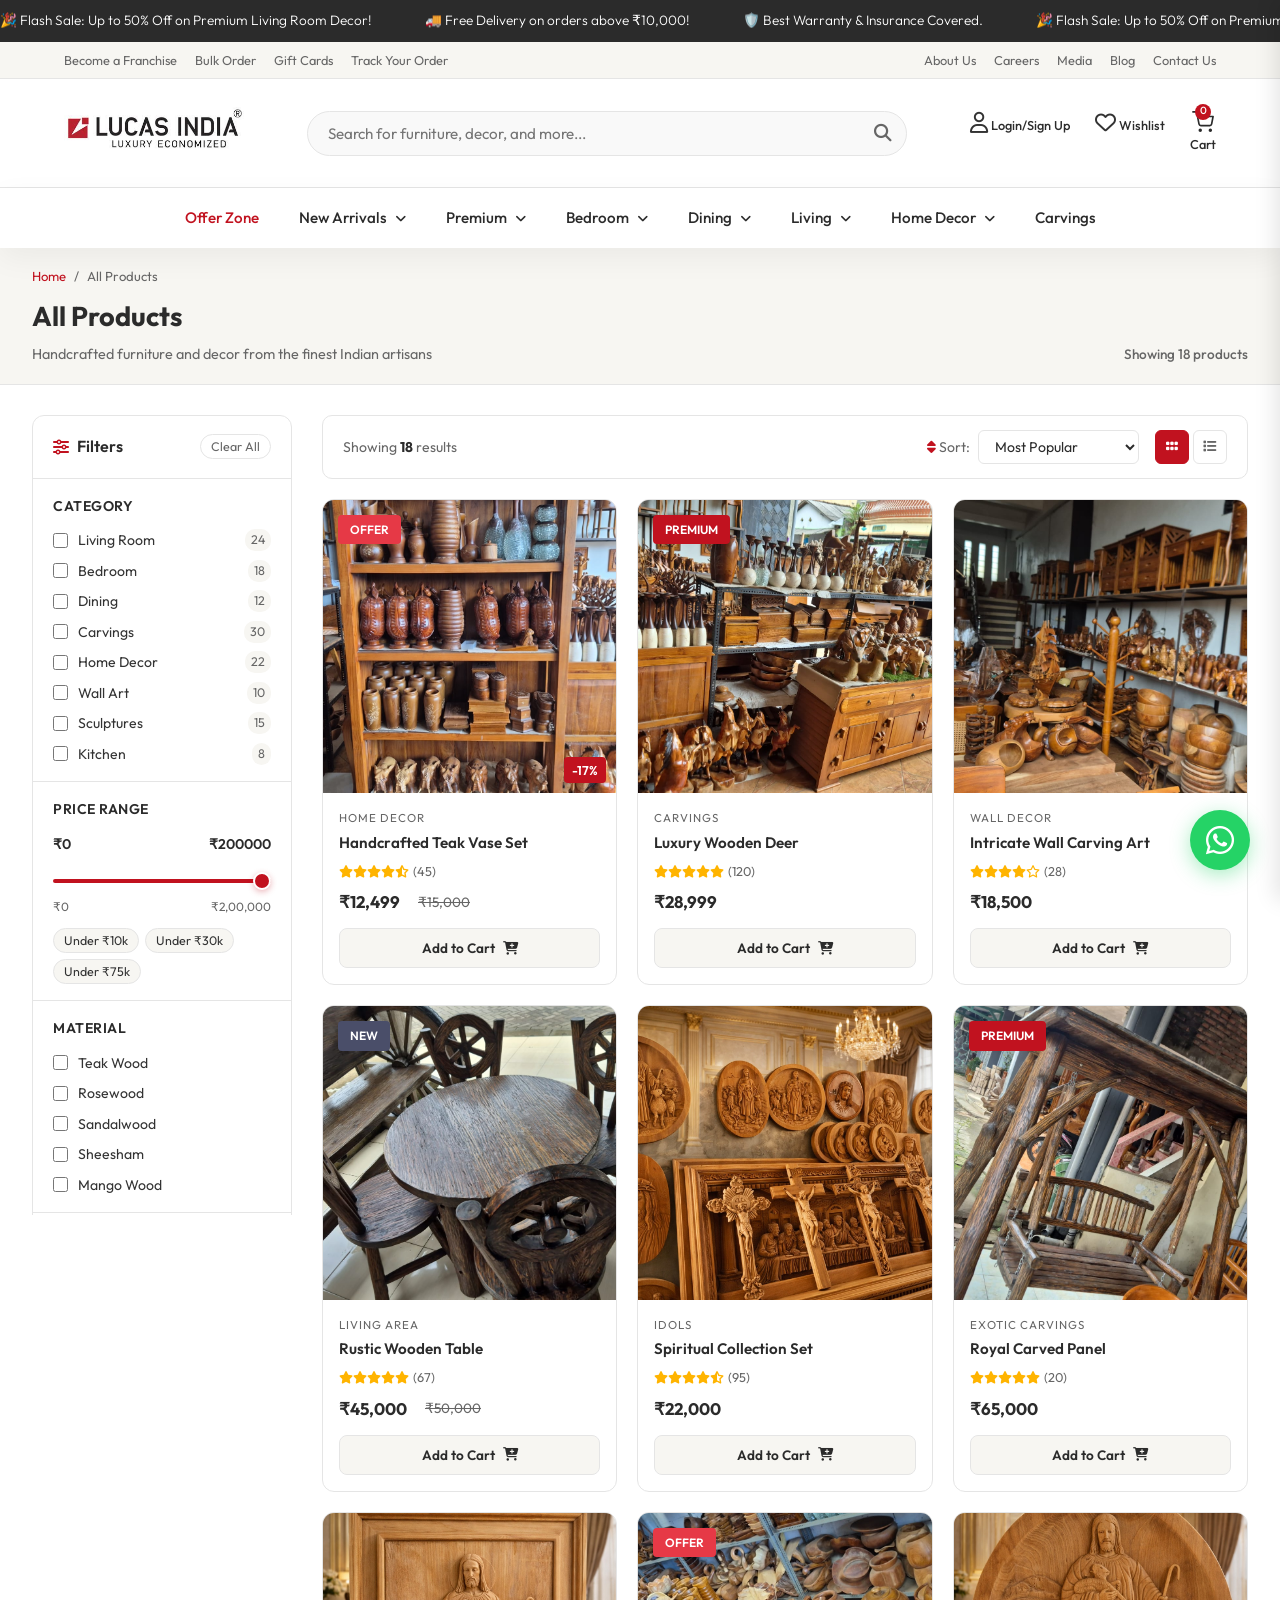
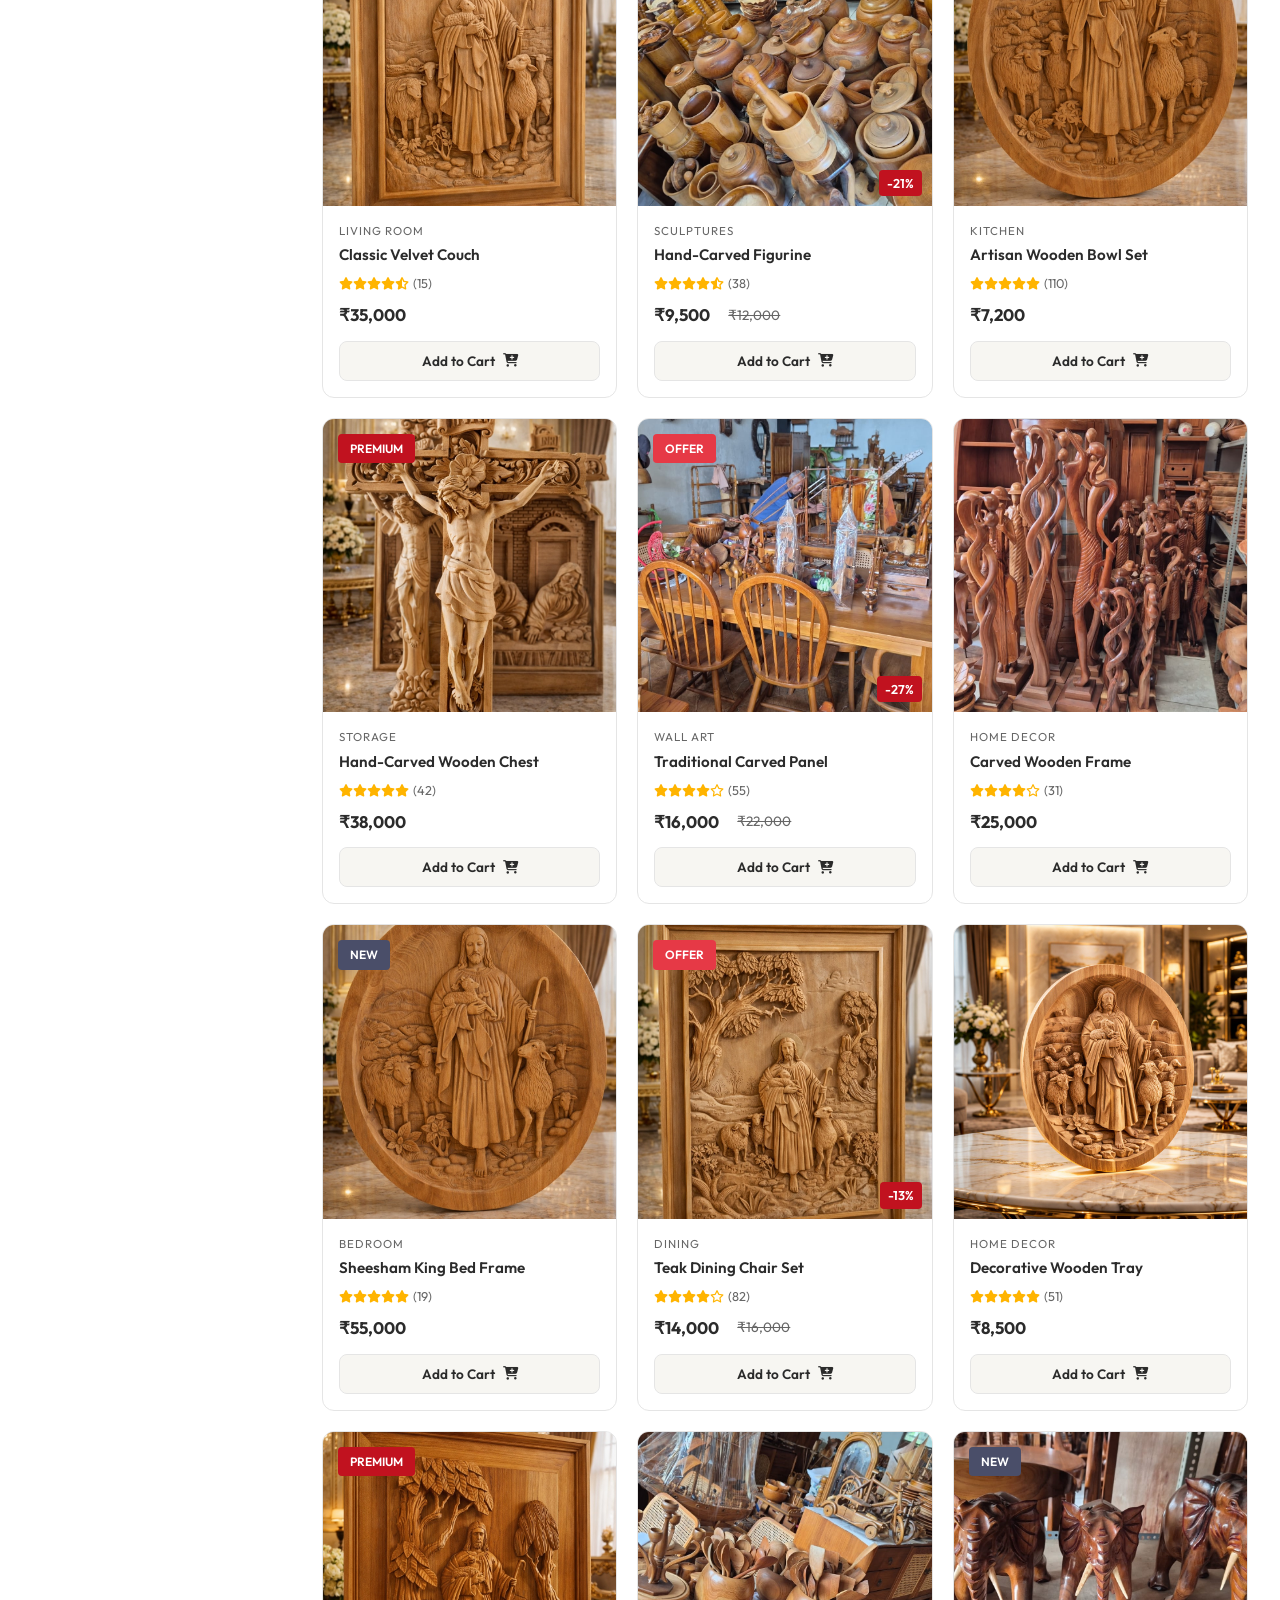
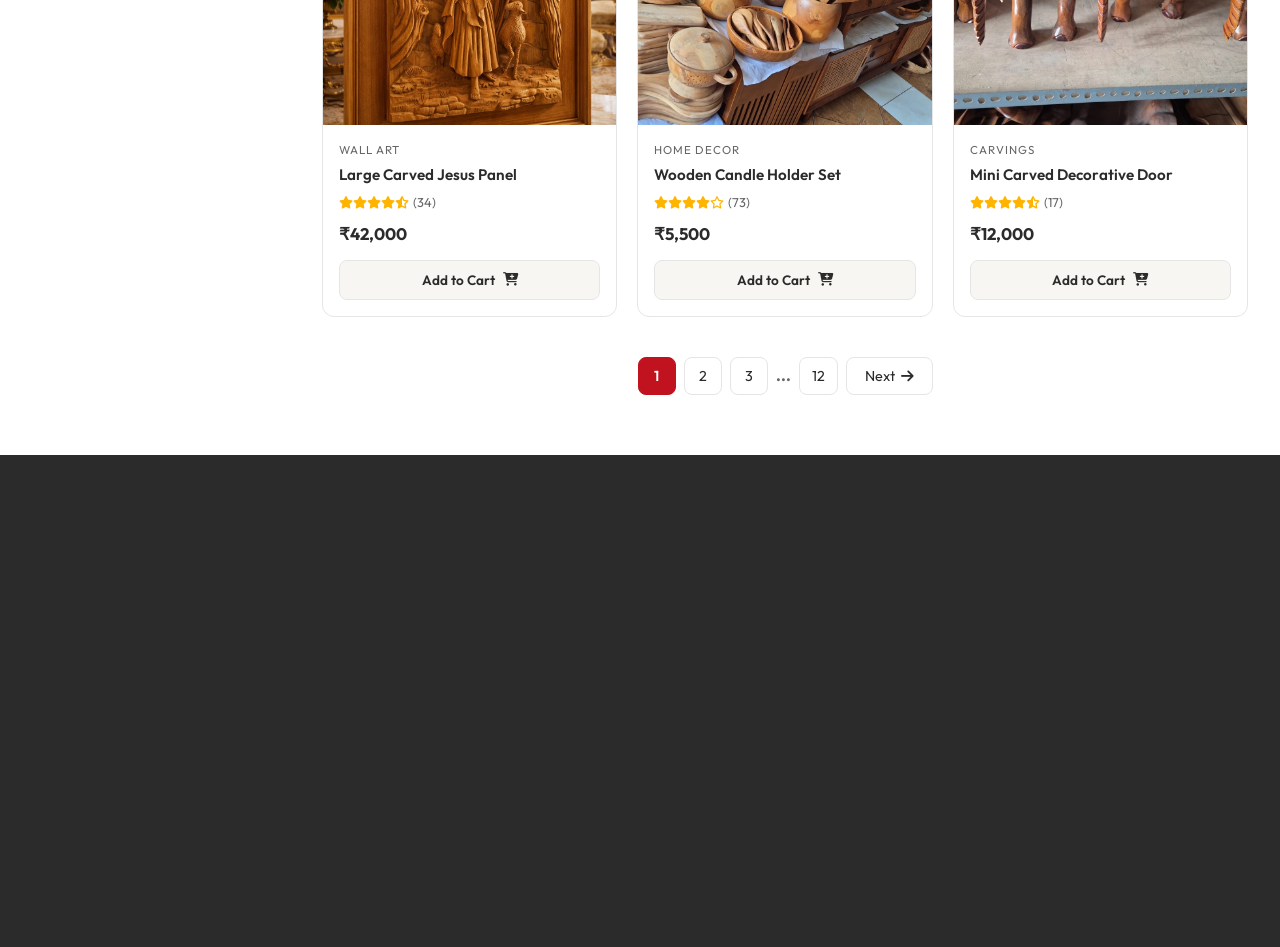
<file: products.html>
<!DOCTYPE html>
<html lang="en">
<head>
    <meta charset="UTF-8">
    <meta name="viewport" content="width=device-width, initial-scale=1.0">
    <title>All Products | Lucas India Industries – Luxury Economized</title>
    <meta name="description" content="Browse our full collection of premium handcrafted Indian furniture, wood carvings, sculptures, and home decor. Filter by category, price, material, and more.">
    <link rel="preconnect" href="https://fonts.googleapis.com">
    <link rel="preconnect" href="https://fonts.gstatic.com" crossorigin>
    <link rel="dns-prefetch" href="https://fonts.googleapis.com">
    <link rel="dns-prefetch" href="https://fonts.gstatic.com">
    <link rel="preconnect" href="https://cdnjs.cloudflare.com">
    <link rel="dns-prefetch" href="https://cdnjs.cloudflare.com">
    <link rel="stylesheet" href="styles.css">
    <link rel="stylesheet" href="animations.css">
    <link rel="stylesheet" href="products.css">
    
    <!-- Preload Critical Logo -->
    <link rel="preload" as="image" href="logo.jpeg">
    
    <link href="https://fonts.googleapis.com/css2?family=Outfit:wght@300;400;500;600;700&display=swap" rel="stylesheet">
    <link rel="stylesheet" href="https://cdnjs.cloudflare.com/ajax/libs/font-awesome/6.4.0/css/all.min.css">
</head>
<body>

    <!-- Top Offer Bar -->
    <!-- Offer Menu - Scrolling -->
    <div class="top-offer-bar">
        <div class="scrolling-text">
            <span>🎉 Flash Sale: Up to 50% Off on Premium Living Room Decor! </span>
            <span>🚚 Free Delivery on orders above ₹10,000! </span>
            <span>🛡️ Best Warranty & Insurance Covered.</span>
            <span>🎉 Flash Sale: Up to 50% Off on Premium Living Room Decor! </span>
        </div>
    </div>

    <!-- Top Sub Menu -->
    <div class="top-sub-menu">
        <div class="container flex-between">
            <div class="left-links">
                <a href="products.html?cat=franchise">Become a Franchise</a>
                <a href="products.html">Bulk Order</a>
                <a href="products.html">Gift Cards</a>
                <a href="order-status.html">Track Your Order</a>
            </div>
            <div class="right-links">
                <a href="404.html">About Us</a>
                <a href="404.html">Careers</a>
                <a href="404.html">Media</a>
                <a href="404.html">Blog</a>
                <a href="404.html">Contact Us</a>
            </div>
        </div>
    </div>

    <!-- Main Header -->
    <header class="main-header" id="mainHeader">
        <div class="container flex-between align-center">
            <div class="logo">
                <a href="index.html"><img src="logo.jpeg" alt="Lucas India Logo" width="180" height="55" decoding="async"></a>
            </div>
            
            <!-- Mobile Toggle -->
            <button class="mobile-menu-toggle" id="mobileMenuBtn">
                <i class="fa-solid fa-bars"></i>
            </button>

            <div class="search-bar" id="siteSearchBar">
                <input type="text" id="siteSearchInput" placeholder="Search for furniture, decor, and more..." autocomplete="off">
                <button id="siteSearchBtn"><i class="fa-solid fa-magnifying-glass"></i></button>
            </div>

            <div class="user-actions">
                <a href="login.html" class="action-item desktop-only"><i class="fa-regular fa-user"></i> <span>Login/Sign Up</span></a>
                <a href="wishlist.html" class="action-item desktop-only"><i class="fa-regular fa-heart"></i> <span>Wishlist</span></a>
                <a href="#" class="action-item cart-icon" id="cartBtn">
                    <svg class="cart-svg" xmlns="http://www.w3.org/2000/svg" viewBox="0 0 24 24" fill="none" stroke="currentColor" stroke-width="1.8" stroke-linecap="round" stroke-linejoin="round" width="22" height="22"><circle cx="9" cy="21" r="1"/><circle cx="20" cy="21" r="1"/><path d="M1 1h4l2.68 13.39a2 2 0 0 0 2 1.61h9.72a2 2 0 0 0 2-1.61L23 6H6"/></svg>
                    <span class="cart-badge">0</span>
                    <span class="desktop-only">Cart</span>
                </a>
            </div>
        </div>
    </header>

    <!-- Navigation Menu (Mega Menu style) -->
    <nav class="main-nav" id="mainNav">
        <div class="mobile-nav-head desktop-hide">
            <h3>Menu</h3>
            <button id="closeMainNav"><i class="fa-solid fa-xmark"></i></button>
        </div>
        <div class="container">
            <ul class="nav-list">
                <li><a href="products.html?cat=offer" class="highlight">Offer Zone</a></li>
                <li class="has-mega"><a href="products.html?cat=new-arrivals">New Arrivals <i class="fa-solid fa-angle-down"></i></a></li>
                <li class="has-mega"><a href="products.html?cat=premium">Premium <i class="fa-solid fa-angle-down"></i></a></li>
                <li class="has-mega">
                    <a href="products.html?cat=bedroom">Bedroom <i class="fa-solid fa-angle-down"></i></a>
                    <div class="mega-menu">
                        <div class="mega-menu-content">
                            <div class="mega-column">
                                <h4>Beds</h4>
                                <ul>
                                    <li><a href="products.html?cat=bedroom">King Size Beds</a></li>
                                    <li><a href="products.html?cat=bedroom">Queen Size Beds</a></li>
                                    <li><a href="products.html?cat=bedroom">Single Beds</a></li>
                                    <li><a href="products.html?cat=bedroom">Beds with Storage</a></li>
                                </ul>
                            </div>
                            <div class="mega-column">
                                <h4>Mattresses</h4>
                                <ul>
                                    <li><a href="products.html?cat=bedroom">Orthopedic Mattresses</a></li>
                                    <li><a href="products.html?cat=bedroom">Memory Foam Mattresses</a></li>
                                    <li><a href="products.html?cat=bedroom">Coil Mattresses</a></li>
                                    <li><a href="products.html?cat=bedroom">Latex Mattresses</a></li>
                                </ul>
                            </div>
                            <div class="mega-column">
                                <h4>Storage</h4>
                                <ul>
                                    <li><a href="products.html?cat=bedroom">Wardrobes</a></li>
                                    <li><a href="products.html?cat=bedroom">Chest of Drawers</a></li>
                                    <li><a href="products.html?cat=bedroom">Bedside Tables</a></li>
                                    <li><a href="products.html?cat=bedroom">Dressing Tables</a></li>
                                </ul>
                            </div>
                            <div class="mega-image-column">
                                <img width="400" height="400" decoding="async" loading="lazy" src="images/WhatsApp Image 2026-03-26 at 21.16.25.jpeg" alt="Bedroom collection">
                                <br>
                                <a href="products.html" class="btn-primary" style="margin-top:10px; width:100%; text-align:center; padding:8px;">Shop Collection</a>
                            </div>
                        </div>
                    </div>
                </li>
                <li class="has-mega">
                    <a href="products.html?cat=dining">Dining <i class="fa-solid fa-angle-down"></i></a>
                    <div class="mega-menu">
                        <div class="mega-menu-content">
                            <div class="mega-column">
                                <h4>Dining Tables</h4>
                                <ul>
                                    <li><a href="products.html?cat=dining">4 Seater Sets</a></li>
                                    <li><a href="products.html?cat=dining">6 Seater Sets</a></li>
                                    <li><a href="products.html?cat=dining">8 Seater Sets</a></li>
                                    <li><a href="products.html?cat=dining">Extendable Tables</a></li>
                                </ul>
                            </div>
                            <div class="mega-column">
                                <h4>Seating</h4>
                                <ul>
                                    <li><a href="products.html?cat=dining">Dining Chairs</a></li>
                                    <li><a href="products.html?cat=dining">Dining Benches</a></li>
                                    <li><a href="products.html?cat=dining">Bar Stools</a></li>
                                </ul>
                            </div>
                            <div class="mega-column">
                                <h4>Storage</h4>
                                <ul>
                                    <li><a href="products.html?cat=dining">Crockery Units</a></li>
                                    <li><a href="products.html?cat=dining">Sideboards</a></li>
                                    <li><a href="products.html?cat=dining">Bar Cabinets</a></li>
                                </ul>
                            </div>
                            <div class="mega-image-column">
                                <img width="400" height="400" decoding="async" loading="lazy" src="images/WhatsApp Image 2026-03-26 at 21.16.13.jpeg" alt="Dining collection">
                                <br>
                                <a href="products.html" class="btn-primary" style="margin-top:10px; width:100%; text-align:center; padding:8px;">Shop Collection</a>
                            </div>
                        </div>
                    </div>
                </li>
                <li class="has-mega">
                    <a href="products.html?cat=living">Living <i class="fa-solid fa-angle-down"></i></a>
                    <div class="mega-menu">
                        <div class="mega-menu-content">
                            <div class="mega-column">
                                <h4>Sofas</h4>
                                <ul>
                                    <li><a href="products.html?cat=living">3 Seater Sofas</a></li>
                                    <li><a href="products.html?cat=living">L-Shaped Sofas</a></li>
                                    <li><a href="products.html?cat=living">Recliners</a></li>
                                    <li><a href="products.html?cat=living">Sofa Sets</a></li>
                                </ul>
                            </div>
                            <div class="mega-column">
                                <h4>Tables</h4>
                                <ul>
                                    <li><a href="products.html?cat=living">Coffee Tables</a></li>
                                    <li><a href="products.html?cat=living">Side Tables</a></li>
                                    <li><a href="products.html?cat=living">Console Tables</a></li>
                                    <li><a href="products.html?cat=living">Nesting Tables</a></li>
                                </ul>
                            </div>
                            <div class="mega-column">
                                <h4>Seating</h4>
                                <ul>
                                    <li><a href="products.html?cat=living">Lounge Chairs</a></li>
                                    <li><a href="products.html?cat=living">Accent Chairs</a></li>
                                    <li><a href="products.html?cat=living">Pouffes & Ottomans</a></li>
                                    <li><a href="products.html?cat=living">Benches</a></li>
                                </ul>
                            </div>
                            <div class="mega-image-column">
                                <img width="400" height="400" decoding="async" loading="lazy" src="images/WhatsApp Image 2026-03-26 at 21.15.35.jpeg" alt="Living collection">
                                <br>
                                <a href="products.html" class="btn-primary" style="margin-top:10px; width:100%; text-align:center; padding:8px;">Shop Collection</a>
                            </div>
                        </div>
                    </div>
                </li>
                <li class="has-mega"><a href="products.html?cat=home-decor">Home Decor <i class="fa-solid fa-angle-down"></i></a></li>
                <li><a href="products.html?cat=carvings">Carvings</a></li>
            </ul>
        </div>
    </nav>

    <!-- Page Header Breadcrumb -->
    <div class="page-hero">
        <div class="container-extra-wide" style="max-width:95%; margin:0 auto;">
            <nav class="breadcrumb" aria-label="Breadcrumb">
                <a href="index.html">Home</a>
                <span>/</span>
                <span id="breadcrumbCat">All Products</span>
            </nav>
            <div class="page-hero-inner">
                <div>
                    <h1 id="pageTitle">All Products</h1>
                    <p id="pageSubtitle">Handcrafted furniture and decor from the finest Indian artisans</p>
                </div>
                <span id="resultCount" class="result-count">Showing 18 products</span>
            </div>
        </div>
    </div>

    <!-- Products Page Layout -->
    <div class="products-page-layout container-extra-wide" style="max-width:95%; margin:0 auto; padding: 30px 0 60px;">
        
        <!-- Mobile Filter Toggle -->
        <button class="mobile-filter-btn" id="mobileFilterBtn">
            <i class="fa-solid fa-sliders"></i> Filters & Sort
        </button>

        <div class="products-wrapper">
            <!-- Sidebar Filters -->
            <aside class="filter-sidebar" id="filterSidebar">
                <div class="filter-sidebar-inner">
                    <div class="filter-header">
                        <h3><i class="fa-solid fa-sliders"></i> Filters</h3>
                        <button class="clear-all-btn" id="clearAllFilters">Clear All</button>
                        <button class="filter-close-btn desktop-hide" id="closeFilterBtn"><i class="fa-solid fa-xmark"></i></button>
                    </div>

                    <!-- Active Filters -->
                    <div class="active-filters" id="activeFilters" style="display:none;">
                        <h4>Active Filters</h4>
                        <div class="filter-pills" id="filterPills"></div>
                    </div>

                    <!-- Category Filter -->
                    <div class="filter-group">
                        <h4 class="filter-group-title">Category</h4>
                        <div class="filter-options">
                            <label class="filter-option"><input type="checkbox" name="cat" value="living-room"> <span>Living Room</span> <small>24</small></label>
                            <label class="filter-option"><input type="checkbox" name="cat" value="bedroom"> <span>Bedroom</span> <small>18</small></label>
                            <label class="filter-option"><input type="checkbox" name="cat" value="dining"> <span>Dining</span> <small>12</small></label>
                            <label class="filter-option"><input type="checkbox" name="cat" value="carvings"> <span>Carvings</span> <small>30</small></label>
                            <label class="filter-option"><input type="checkbox" name="cat" value="home-decor"> <span>Home Decor</span> <small>22</small></label>
                            <label class="filter-option"><input type="checkbox" name="cat" value="wall-art"> <span>Wall Art</span> <small>10</small></label>
                            <label class="filter-option"><input type="checkbox" name="cat" value="sculptures"> <span>Sculptures</span> <small>15</small></label>
                            <label class="filter-option"><input type="checkbox" name="cat" value="kitchen"> <span>Kitchen</span> <small>8</small></label>
                        </div>
                    </div>

                    <!-- Price Filter -->
                    <div class="filter-group">
                        <h4 class="filter-group-title">Price Range</h4>
                        <div class="price-range-wrapper">
                            <div class="price-display">
                                <span>₹<span id="priceMin">0</span></span>
                                <span>₹<span id="priceMax">200000</span></span>
                            </div>
                            <input type="range" id="priceSlider" min="0" max="200000" value="200000" step="1000" class="price-slider">
                            <div class="price-labels">
                                <span>₹0</span>
                                <span>₹2,00,000</span>
                            </div>
                        </div>
                        <div class="price-presets">
                            <button class="price-preset" data-max="10000">Under ₹10k</button>
                            <button class="price-preset" data-max="30000">Under ₹30k</button>
                            <button class="price-preset" data-max="75000">Under ₹75k</button>
                        </div>
                    </div>

                    <!-- Material Filter -->
                    <div class="filter-group">
                        <h4 class="filter-group-title">Material</h4>
                        <div class="filter-options">
                            <label class="filter-option"><input type="checkbox" name="material" value="teak"> <span>Teak Wood</span></label>
                            <label class="filter-option"><input type="checkbox" name="material" value="rosewood"> <span>Rosewood</span></label>
                            <label class="filter-option"><input type="checkbox" name="material" value="sandalwood"> <span>Sandalwood</span></label>
                            <label class="filter-option"><input type="checkbox" name="material" value="sheesham"> <span>Sheesham</span></label>
                            <label class="filter-option"><input type="checkbox" name="material" value="mango"> <span>Mango Wood</span></label>
                        </div>
                    </div>

                    <!-- Finish Filter -->
                    <div class="filter-group">
                        <h4 class="filter-group-title">Finish</h4>
                        <div class="filter-options">
                            <label class="filter-option"><input type="checkbox" name="finish" value="natural"> <span>Natural</span></label>
                            <label class="filter-option"><input type="checkbox" name="finish" value="polished"> <span>Polished</span></label>
                            <label class="filter-option"><input type="checkbox" name="finish" value="painted"> <span>Painted</span></label>
                            <label class="filter-option"><input type="checkbox" name="finish" value="lacquered"> <span>Lacquered</span></label>
                        </div>
                    </div>

                    <!-- Rating Filter -->
                    <div class="filter-group">
                        <h4 class="filter-group-title">Rating</h4>
                        <div class="filter-options">
                            <label class="filter-option rating-filter"><input type="radio" name="rating" value="4"> <span>⭐⭐⭐⭐ & above</span></label>
                            <label class="filter-option rating-filter"><input type="radio" name="rating" value="3"> <span>⭐⭐⭐ & above</span></label>
                        </div>
                    </div>

                    <!-- Availability -->
                    <div class="filter-group">
                        <h4 class="filter-group-title">Availability</h4>
                        <div class="filter-options">
                            <label class="filter-option"><input type="checkbox" name="avail" value="instock"> <span>In Stock</span></label>
                            <label class="filter-option"><input type="checkbox" name="avail" value="custom"> <span>Custom Order</span></label>
                        </div>
                    </div>

                    <button class="btn-primary apply-filter-btn" onclick="void(0)">Apply Filters</button>
                </div>
            </aside>

            <!-- Products Main Area -->
            <div class="products-main">
                <!-- Sort & View Control Bar -->
                <div class="products-toolbar">
                    <div class="toolbar-left">
                        <span class="showing-text">Showing <strong id="showingCount">18</strong> results</span>
                    </div>
                    <div class="toolbar-right">
                        <div class="sort-control">
                            <label for="sortSelect"><i class="fa-solid fa-sort"></i> Sort:</label>
                            <select id="sortSelect" class="sort-select">
                                <option value="popular">Most Popular</option>
                                <option value="newest">Newest First</option>
                                <option value="price-asc">Price: Low to High</option>
                                <option value="price-desc">Price: High to Low</option>
                                <option value="rating">Top Rated</option>
                                <option value="discount">Best Discount</option>
                            </select>
                        </div>
                        <div class="view-toggle">
                            <button class="view-btn active" id="gridView" title="Grid View"><i class="fa-solid fa-grip"></i></button>
                            <button class="view-btn" id="listView" title="List View"><i class="fa-solid fa-list"></i></button>
                        </div>
                    </div>
                </div>

                <!-- Product Grid -->
                <div class="product-listing-grid" id="productGrid">

                    <!-- Product Card 1 -->
                    <div class="listing-card" onclick="window.location='product.html'" style="cursor:pointer;" data-price="12499" data-cat="home-decor" data-rating="4.5">
                        <div class="listing-card-img">
                            <span class="badge sale">Offer</span>
                            <img width="400" height="400" decoding="async" src="images/WhatsApp Image 2026-03-26 at 21.15.52.jpeg" alt="Handcrafted Teak Vase Set" loading="lazy">
                            <div class="listing-card-actions">
                                <button class="action-btn" title="Wishlist" onclick="event.stopPropagation()"><i class="fa-regular fa-heart"></i></button>
                                <button class="action-btn" title="Quick View" onclick="event.stopPropagation(); QuickView.open({id:1, name:'Handcrafted Teak Vase Set', price:'₹12,499', img:'images/WhatsApp Image 2026-03-26 at 21.15.52.jpeg', cat:'Home Decor'})"><i class="fa-regular fa-eye"></i></button>
                                <button class="action-btn cart-btn" title="Add to Cart" onclick="event.stopPropagation(); LucasCart.add({id:1, name:'Handcrafted Teak Vase Set', price:12499, img:'images/WhatsApp Image 2026-03-26 at 21.15.52.jpeg'})"><i class="fa-solid fa-cart-plus"></i></button>
                            </div>
                            <span class="discount-tag">-17%</span>
                        </div>
                        <div class="listing-card-info">
                            <span class="category">Home Decor</span>
                            <h3>Handcrafted Teak Vase Set</h3>
                            <div class="rating"><i class="fa-solid fa-star"></i><i class="fa-solid fa-star"></i><i class="fa-solid fa-star"></i><i class="fa-solid fa-star"></i><i class="fa-solid fa-star-half-stroke"></i><span class="reviews">(45)</span></div>
                            <div class="price-container"><span class="price">₹12,499</span><span class="old-price">₹15,000</span></div>
                            <button class="add-to-cart-btn" onclick="event.stopPropagation(); LucasCart.add({id:1, name:'Handcrafted Teak Vase Set', price:12499, img:'images/WhatsApp Image 2026-03-26 at 21.15.52.jpeg'})">Add to Cart <i class="fa-solid fa-cart-plus"></i></button>
                        </div>
                    </div>

                    <!-- Product 2 -->
                    <div class="listing-card" onclick="window.location='product.html'" style="cursor:pointer;" data-price="28999" data-cat="carvings" data-rating="5">
                        <div class="listing-card-img">
                            <span class="badge premium">Premium</span>
                            <img width="400" height="400" decoding="async" src="images/WhatsApp Image 2026-03-26 at 21.15.53.jpeg" alt="Luxury Wooden Deer Sculptures" loading="lazy">
                            <div class="listing-card-actions">
                                <button class="action-btn" title="Wishlist" onclick="event.stopPropagation()"><i class="fa-regular fa-heart"></i></button>
                                <button class="action-btn" title="Quick View" onclick="event.stopPropagation(); QuickView.open({id:2, name:'Luxury Wooden Deer', price:'₹28,999', img:'images/WhatsApp Image 2026-03-26 at 21.15.53.jpeg', cat:'Carvings'})"><i class="fa-regular fa-eye"></i></button>
                                <button class="action-btn cart-btn" title="Add to Cart" onclick="event.stopPropagation(); LucasCart.add({id:2, name:'Luxury Wooden Deer', price:28999, img:'images/WhatsApp Image 2026-03-26 at 21.15.53.jpeg'})"><i class="fa-solid fa-cart-plus"></i></button>
                            </div>
                        </div>
                        <div class="listing-card-info">
                            <span class="category">Carvings</span>
                            <h3>Luxury Wooden Deer</h3>
                            <div class="rating"><i class="fa-solid fa-star"></i><i class="fa-solid fa-star"></i><i class="fa-solid fa-star"></i><i class="fa-solid fa-star"></i><i class="fa-solid fa-star"></i><span class="reviews">(120)</span></div>
                            <div class="price-container"><span class="price">₹28,999</span></div>
                            <button class="add-to-cart-btn" onclick="event.stopPropagation(); LucasCart.add({id:2, name:'Luxury Wooden Deer', price:28999, img:'images/WhatsApp Image 2026-03-26 at 21.15.53.jpeg'})">Add to Cart <i class="fa-solid fa-cart-plus"></i></button>
                        </div>
                    </div>

                    <!-- Product 3 -->
                    <div class="listing-card" onclick="window.location='product.html'" style="cursor:pointer;" data-price="18500" data-cat="wall-art" data-rating="4">
                        <div class="listing-card-img">
                            <img width="400" height="400" decoding="async" src="images/WhatsApp Image 2026-03-26 at 21.16.11.jpeg" alt="Intricate Wall Carving Art" loading="lazy">
                            <div class="listing-card-actions">
                                <button class="action-btn" title="Wishlist" onclick="event.stopPropagation()"><i class="fa-regular fa-heart"></i></button>
                                <button class="action-btn" title="Quick View" onclick="event.stopPropagation(); QuickView.open({id:3, name:'Intricate Wall Carving Art', price:'₹18,500', img:'images/WhatsApp Image 2026-03-26 at 21.16.11.jpeg', cat:'Wall Decor'})"><i class="fa-regular fa-eye"></i></button>
                                <button class="action-btn cart-btn" title="Add to Cart" onclick="event.stopPropagation(); LucasCart.add({id:3, name:'Intricate Wall Carving Art', price:18500, img:'images/WhatsApp Image 2026-03-26 at 21.16.11.jpeg'})"><i class="fa-solid fa-cart-plus"></i></button>
                            </div>
                        </div>
                        <div class="listing-card-info">
                            <span class="category">Wall Decor</span>
                            <h3>Intricate Wall Carving Art</h3>
                            <div class="rating"><i class="fa-solid fa-star"></i><i class="fa-solid fa-star"></i><i class="fa-solid fa-star"></i><i class="fa-solid fa-star"></i><i class="fa-regular fa-star"></i><span class="reviews">(28)</span></div>
                            <div class="price-container"><span class="price">₹18,500</span></div>
                            <button class="add-to-cart-btn" onclick="event.stopPropagation(); LucasCart.add({id:3, name:'Intricate Wall Carving Art', price:18500, img:'images/WhatsApp Image 2026-03-26 at 21.16.11.jpeg'})">Add to Cart <i class="fa-solid fa-cart-plus"></i></button>
                        </div>
                    </div>

                    <!-- Product 4 -->
                    <div class="listing-card" onclick="window.location='product.html'" style="cursor:pointer;" data-price="45000" data-cat="living-room" data-rating="5">
                        <div class="listing-card-img">
                            <span class="badge new">New</span>
                            <img width="400" height="400" decoding="async" src="images/WhatsApp Image 2026-03-26 at 21.16.13.jpeg" alt="Rustic Wooden Table" loading="lazy">
                            <div class="listing-card-actions">
                                <button class="action-btn" title="Wishlist" onclick="event.stopPropagation()"><i class="fa-regular fa-heart"></i></button>
                                <button class="action-btn" title="Quick View" onclick="event.stopPropagation(); QuickView.open({id:4, name:'Rustic Wooden Table', price:'₹45,000', img:'images/WhatsApp Image 2026-03-26 at 21.16.13.jpeg', cat:'Living Area'})"><i class="fa-regular fa-eye"></i></button>
                                <button class="action-btn cart-btn" title="Add to Cart" onclick="event.stopPropagation(); LucasCart.add({id:4, name:'Rustic Wooden Table', price:45000, img:'images/WhatsApp Image 2026-03-26 at 21.16.13.jpeg'})"><i class="fa-solid fa-cart-plus"></i></button>
                            </div>
                        </div>
                        <div class="listing-card-info">
                            <span class="category">Living Area</span>
                            <h3>Rustic Wooden Table</h3>
                            <div class="rating"><i class="fa-solid fa-star"></i><i class="fa-solid fa-star"></i><i class="fa-solid fa-star"></i><i class="fa-solid fa-star"></i><i class="fa-solid fa-star"></i><span class="reviews">(67)</span></div>
                            <div class="price-container"><span class="price">₹45,000</span><span class="old-price">₹50,000</span></div>
                            <button class="add-to-cart-btn" onclick="event.stopPropagation(); LucasCart.add({id:4, name:'Rustic Wooden Table', price:45000, img:'images/WhatsApp Image 2026-03-26 at 21.16.13.jpeg'})">Add to Cart <i class="fa-solid fa-cart-plus"></i></button>
                        </div>
                    </div>

                    <!-- Product 5 -->
                    <div class="listing-card" onclick="window.location='product.html'" style="cursor:pointer;" data-price="22000" data-cat="sculptures" data-rating="4.5">
                        <div class="listing-card-img">
                            <img width="400" height="400" decoding="async" src="images/WhatsApp Image 2026-03-26 at 21.16.21.jpeg" alt="Spiritual Collection Set" loading="lazy">
                            <div class="listing-card-actions">
                                <button class="action-btn" title="Wishlist" onclick="event.stopPropagation()"><i class="fa-regular fa-heart"></i></button>
                                <button class="action-btn" title="Quick View" onclick="event.stopPropagation(); QuickView.open({id:5, name:'Spiritual Collection Set', price:'₹22,000', img:'images/WhatsApp Image 2026-03-26 at 21.16.21.jpeg', cat:'Idols'})"><i class="fa-regular fa-eye"></i></button>
                                <button class="action-btn cart-btn" title="Add to Cart" onclick="event.stopPropagation(); LucasCart.add({id:5, name:'Spiritual Collection Set', price:22000, img:'images/WhatsApp Image 2026-03-26 at 21.16.21.jpeg'})"><i class="fa-solid fa-cart-plus"></i></button>
                            </div>
                        </div>
                        <div class="listing-card-info">
                            <span class="category">Idols</span>
                            <h3>Spiritual Collection Set</h3>
                            <div class="rating"><i class="fa-solid fa-star"></i><i class="fa-solid fa-star"></i><i class="fa-solid fa-star"></i><i class="fa-solid fa-star"></i><i class="fa-solid fa-star-half-stroke"></i><span class="reviews">(95)</span></div>
                            <div class="price-container"><span class="price">₹22,000</span></div>
                            <button class="add-to-cart-btn" onclick="event.stopPropagation(); LucasCart.add({id:5, name:'Spiritual Collection Set', price:22000, img:'images/WhatsApp Image 2026-03-26 at 21.16.21.jpeg'})">Add to Cart <i class="fa-solid fa-cart-plus"></i></button>
                        </div>
                    </div>

                    <!-- Product 6 -->
                    <div class="listing-card" onclick="window.location='product.html'" style="cursor:pointer;" data-price="65000" data-cat="carvings" data-rating="5">
                        <div class="listing-card-img">
                            <span class="badge premium">Premium</span>
                            <img width="400" height="400" decoding="async" src="images/WhatsApp Image 2026-03-26 at 21.15.35.jpeg" alt="Royal Carved Panel" loading="lazy">
                            <div class="listing-card-actions">
                                <button class="action-btn" title="Wishlist" onclick="event.stopPropagation()"><i class="fa-regular fa-heart"></i></button>
                                <button class="action-btn" title="Quick View" onclick="event.stopPropagation(); QuickView.open({id:6, name:'Royal Carved Panel', price:'₹65,000', img:'images/WhatsApp Image 2026-03-26 at 21.15.35.jpeg', cat:'Exotic Carvings'})"><i class="fa-regular fa-eye"></i></button>
                                <button class="action-btn cart-btn" title="Add to Cart" onclick="event.stopPropagation(); LucasCart.add({id:6, name:'Royal Carved Panel', price:65000, img:'images/WhatsApp Image 2026-03-26 at 21.15.35.jpeg'})"><i class="fa-solid fa-cart-plus"></i></button>
                            </div>
                        </div>
                        <div class="listing-card-info">
                            <span class="category">Exotic Carvings</span>
                            <h3>Royal Carved Panel</h3>
                            <div class="rating"><i class="fa-solid fa-star"></i><i class="fa-solid fa-star"></i><i class="fa-solid fa-star"></i><i class="fa-solid fa-star"></i><i class="fa-solid fa-star"></i><span class="reviews">(20)</span></div>
                            <div class="price-container"><span class="price">₹65,000</span></div>
                            <button class="add-to-cart-btn" onclick="event.stopPropagation(); LucasCart.add({id:6, name:'Royal Carved Panel', price:65000, img:'images/WhatsApp Image 2026-03-26 at 21.15.35.jpeg'})">Add to Cart <i class="fa-solid fa-cart-plus"></i></button>
                        </div>
                    </div>

                    <!-- Product 7 -->
                    <div class="listing-card" onclick="window.location='product.html'" style="cursor:pointer;" data-price="35000" data-cat="living-room" data-rating="4.5">
                        <div class="listing-card-img">
                            <img width="400" height="400" decoding="async" src="images/WhatsApp Image 2026-03-26 at 21.16.25.jpeg" alt="Classic Velvet Couch" loading="lazy">
                            <div class="listing-card-actions">
                                <button class="action-btn" title="Wishlist" onclick="event.stopPropagation()"><i class="fa-regular fa-heart"></i></button>
                                <button class="action-btn" title="Quick View" onclick="event.stopPropagation(); QuickView.open({id:7, name:'Classic Velvet Couch', price:'₹35,000', img:'images/WhatsApp Image 2026-03-26 at 21.16.25.jpeg', cat:'Living Room'})"><i class="fa-regular fa-eye"></i></button>
                                <button class="action-btn cart-btn" title="Add to Cart" onclick="event.stopPropagation(); LucasCart.add({id:7, name:'Classic Velvet Couch', price:35000, img:'images/WhatsApp Image 2026-03-26 at 21.16.25.jpeg'})"><i class="fa-solid fa-cart-plus"></i></button>
                            </div>
                        </div>
                        <div class="listing-card-info">
                            <span class="category">Living Room</span>
                            <h3>Classic Velvet Couch</h3>
                            <div class="rating"><i class="fa-solid fa-star"></i><i class="fa-solid fa-star"></i><i class="fa-solid fa-star"></i><i class="fa-solid fa-star"></i><i class="fa-solid fa-star-half-stroke"></i><span class="reviews">(15)</span></div>
                            <div class="price-container"><span class="price">₹35,000</span></div>
                            <button class="add-to-cart-btn" onclick="event.stopPropagation(); LucasCart.add({id:7, name:'Classic Velvet Couch', price:35000, img:'images/WhatsApp Image 2026-03-26 at 21.16.25.jpeg'})">Add to Cart <i class="fa-solid fa-cart-plus"></i></button>
                        </div>
                    </div>

                    <!-- Product 8 -->
                    <div class="listing-card" onclick="window.location='product.html'" style="cursor:pointer;" data-price="9500" data-cat="sculptures" data-rating="4.5">
                        <div class="listing-card-img">
                            <span class="badge sale">Offer</span>
                            <img width="400" height="400" decoding="async" src="images/WhatsApp Image 2026-03-26 at 21.16.17.jpeg" alt="Hand-Carved Figurine" loading="lazy">
                            <div class="listing-card-actions">
                                <button class="action-btn" title="Wishlist" onclick="event.stopPropagation()"><i class="fa-regular fa-heart"></i></button>
                                <button class="action-btn" title="Quick View" onclick="event.stopPropagation(); QuickView.open({id:8, name:'Hand-Carved Figurine', price:'₹9,500', img:'images/WhatsApp Image 2026-03-26 at 21.16.17.jpeg', cat:'Sculptures'})"><i class="fa-regular fa-eye"></i></button>
                                <button class="action-btn cart-btn" title="Add to Cart" onclick="event.stopPropagation(); LucasCart.add({id:8, name:'Hand-Carved Figurine', price:9500, img:'images/WhatsApp Image 2026-03-26 at 21.16.17.jpeg'})"><i class="fa-solid fa-cart-plus"></i></button>
                            </div>
                            <span class="discount-tag">-21%</span>
                        </div>
                        <div class="listing-card-info">
                            <span class="category">Sculptures</span>
                            <h3>Hand-Carved Figurine</h3>
                            <div class="rating"><i class="fa-solid fa-star"></i><i class="fa-solid fa-star"></i><i class="fa-solid fa-star"></i><i class="fa-solid fa-star"></i><i class="fa-solid fa-star-half-stroke"></i><span class="reviews">(38)</span></div>
                            <div class="price-container"><span class="price">₹9,500</span><span class="old-price">₹12,000</span></div>
                            <button class="add-to-cart-btn" onclick="event.stopPropagation(); LucasCart.add({id:8, name:'Hand-Carved Figurine', price:9500, img:'images/WhatsApp Image 2026-03-26 at 21.16.17.jpeg'})">Add to Cart <i class="fa-solid fa-cart-plus"></i></button>
                        </div>
                    </div>

                    <!-- Product 9 -->
                    <div class="listing-card" onclick="window.location='product.html'" style="cursor:pointer;" data-price="7200" data-cat="kitchen" data-rating="5">
                        <div class="listing-card-img">
                            <img width="400" height="400" decoding="async" src="images/WhatsApp Image 2026-03-26 at 21.16.22.jpeg" alt="Artisan Wooden Bowl Set" loading="lazy">
                            <div class="listing-card-actions">
                                <button class="action-btn" title="Wishlist" onclick="event.stopPropagation()"><i class="fa-regular fa-heart"></i></button>
                                <button class="action-btn" title="Quick View" onclick="event.stopPropagation(); QuickView.open({id:9, name:'Artisan Wooden Bowl Set', price:'₹7,200', img:'images/WhatsApp Image 2026-03-26 at 21.16.22.jpeg', cat:'Kitchen'})"><i class="fa-regular fa-eye"></i></button>
                                <button class="action-btn cart-btn" title="Add to Cart" onclick="event.stopPropagation(); LucasCart.add({id:9, name:'Artisan Wooden Bowl Set', price:7200, img:'images/WhatsApp Image 2026-03-26 at 21.16.22.jpeg'})"><i class="fa-solid fa-cart-plus"></i></button>
                            </div>
                        </div>
                        <div class="listing-card-info">
                            <span class="category">Kitchen</span>
                            <h3>Artisan Wooden Bowl Set</h3>
                            <div class="rating"><i class="fa-solid fa-star"></i><i class="fa-solid fa-star"></i><i class="fa-solid fa-star"></i><i class="fa-solid fa-star"></i><i class="fa-solid fa-star"></i><span class="reviews">(110)</span></div>
                            <div class="price-container"><span class="price">₹7,200</span></div>
                            <button class="add-to-cart-btn" onclick="event.stopPropagation(); LucasCart.add({id:9, name:'Artisan Wooden Bowl Set', price:7200, img:'images/WhatsApp Image 2026-03-26 at 21.16.22.jpeg'})">Add to Cart <i class="fa-solid fa-cart-plus"></i></button>
                        </div>
                    </div>

                    <!-- Product 10 -->
                    <div class="listing-card" onclick="window.location='product.html'" style="cursor:pointer;" data-price="38000" data-cat="home-decor" data-rating="5">
                        <div class="listing-card-img">
                            <span class="badge premium">Premium</span>
                            <img width="400" height="400" decoding="async" src="images/WhatsApp Image 2026-03-26 at 21.16.24.jpeg" alt="Hand-Carved Wooden Chest" loading="lazy">
                            <div class="listing-card-actions">
                                <button class="action-btn" title="Wishlist" onclick="event.stopPropagation()"><i class="fa-regular fa-heart"></i></button>
                                <button class="action-btn" title="Quick View" onclick="event.stopPropagation(); QuickView.open({id:10, name:'Hand-Carved Wooden Chest', price:'₹38,000', img:'images/WhatsApp Image 2026-03-26 at 21.16.24.jpeg', cat:'Storage'})"><i class="fa-regular fa-eye"></i></button>
                                <button class="action-btn cart-btn" title="Add to Cart" onclick="event.stopPropagation(); LucasCart.add({id:10, name:'Hand-Carved Wooden Chest', price:38000, img:'images/WhatsApp Image 2026-03-26 at 21.16.24.jpeg'})"><i class="fa-solid fa-cart-plus"></i></button>
                            </div>
                        </div>
                        <div class="listing-card-info">
                            <span class="category">Storage</span>
                            <h3>Hand-Carved Wooden Chest</h3>
                            <div class="rating"><i class="fa-solid fa-star"></i><i class="fa-solid fa-star"></i><i class="fa-solid fa-star"></i><i class="fa-solid fa-star"></i><i class="fa-solid fa-star"></i><span class="reviews">(42)</span></div>
                            <div class="price-container"><span class="price">₹38,000</span></div>
                            <button class="add-to-cart-btn" onclick="event.stopPropagation(); LucasCart.add({id:10, name:'Hand-Carved Wooden Chest', price:38000, img:'images/WhatsApp Image 2026-03-26 at 21.16.24.jpeg'})">Add to Cart <i class="fa-solid fa-cart-plus"></i></button>
                        </div>
                    </div>

                    <!-- Product 11 -->
                    <div class="listing-card" onclick="window.location='product.html'" style="cursor:pointer;" data-price="16000" data-cat="wall-art" data-rating="4">
                        <div class="listing-card-img">
                            <span class="badge sale">Offer</span>
                            <img width="400" height="400" decoding="async" src="images/WhatsApp Image 2026-03-26 at 21.16.19.jpeg" alt="Traditional Carved Panel" loading="lazy">
                            <div class="listing-card-actions">
                                <button class="action-btn" title="Wishlist" onclick="event.stopPropagation()"><i class="fa-regular fa-heart"></i></button>
                                <button class="action-btn" title="Quick View" onclick="event.stopPropagation(); QuickView.open({id:11, name:'Traditional Carved Panel', price:'₹16,000', img:'images/WhatsApp Image 2026-03-26 at 21.16.19.jpeg', cat:'Wall Art'})"><i class="fa-regular fa-eye"></i></button>
                                <button class="action-btn cart-btn" title="Add to Cart" onclick="event.stopPropagation(); LucasCart.add({id:11, name:'Traditional Carved Panel', price:16000, img:'images/WhatsApp Image 2026-03-26 at 21.16.19.jpeg'})"><i class="fa-solid fa-cart-plus"></i></button>
                            </div>
                            <span class="discount-tag">-27%</span>
                        </div>
                        <div class="listing-card-info">
                            <span class="category">Wall Art</span>
                            <h3>Traditional Carved Panel</h3>
                            <div class="rating"><i class="fa-solid fa-star"></i><i class="fa-solid fa-star"></i><i class="fa-solid fa-star"></i><i class="fa-solid fa-star"></i><i class="fa-regular fa-star"></i><span class="reviews">(55)</span></div>
                            <div class="price-container"><span class="price">₹16,000</span><span class="old-price">₹22,000</span></div>
                            <button class="add-to-cart-btn" onclick="event.stopPropagation(); LucasCart.add({id:11, name:'Traditional Carved Panel', price:16000, img:'images/WhatsApp Image 2026-03-26 at 21.16.19.jpeg'})">Add to Cart <i class="fa-solid fa-cart-plus"></i></button>
                        </div>
                    </div>

                    <!-- Product 12 -->
                    <div class="listing-card" onclick="window.location='product.html'" style="cursor:pointer;" data-price="25000" data-cat="home-decor" data-rating="4">
                        <div class="listing-card-img">
                            <img width="400" height="400" decoding="async" src="images/WhatsApp Image 2026-03-26 at 21.16.16.jpeg" alt="Carved Wooden Frame" loading="lazy">
                            <div class="listing-card-actions">
                                <button class="action-btn" title="Wishlist" onclick="event.stopPropagation()"><i class="fa-regular fa-heart"></i></button>
                                <button class="action-btn" title="Quick View" onclick="event.stopPropagation(); QuickView.open({id:12, name:'Carved Wooden Frame', price:'₹25,000', img:'images/WhatsApp Image 2026-03-26 at 21.16.16.jpeg', cat:'Home Decor'})"><i class="fa-regular fa-eye"></i></button>
                                <button class="action-btn cart-btn" title="Add to Cart" onclick="event.stopPropagation(); LucasCart.add({id:12, name:'Carved Wooden Frame', price:25000, img:'images/WhatsApp Image 2026-03-26 at 21.16.16.jpeg'})"><i class="fa-solid fa-cart-plus"></i></button>
                            </div>
                        </div>
                        <div class="listing-card-info">
                            <span class="category">Home Decor</span>
                            <h3>Carved Wooden Frame</h3>
                            <div class="rating"><i class="fa-solid fa-star"></i><i class="fa-solid fa-star"></i><i class="fa-solid fa-star"></i><i class="fa-solid fa-star"></i><i class="fa-regular fa-star"></i><span class="reviews">(31)</span></div>
                            <div class="price-container"><span class="price">₹25,000</span></div>
                            <button class="add-to-cart-btn" onclick="event.stopPropagation(); LucasCart.add({id:12, name:'Carved Wooden Frame', price:25000, img:'images/WhatsApp Image 2026-03-26 at 21.16.16.jpeg'})">Add to Cart <i class="fa-solid fa-cart-plus"></i></button>
                        </div>
                    </div>

                    <!-- Product 13 -->
                    <div class="listing-card" onclick="window.location='product.html'" style="cursor:pointer;" data-price="55000" data-cat="bedroom" data-rating="5">
                        <div class="listing-card-img">
                            <span class="badge new">New</span>
                            <img width="400" height="400" decoding="async" src="images/WhatsApp Image 2026-03-26 at 21.16.23.jpeg" alt="Sheesham Bed Frame" loading="lazy">
                            <div class="listing-card-actions">
                                <button class="action-btn" title="Wishlist" onclick="event.stopPropagation()"><i class="fa-regular fa-heart"></i></button>
                                <button class="action-btn" title="Quick View" onclick="event.stopPropagation(); QuickView.open({id:13, name:'Sheesham King Bed Frame', price:'₹55,000', img:'images/WhatsApp Image 2026-03-26 at 21.16.23.jpeg', cat:'Bedroom'})"><i class="fa-regular fa-eye"></i></button>
                                <button class="action-btn cart-btn" title="Add to Cart" onclick="event.stopPropagation(); LucasCart.add({id:13, name:'Sheesham King Bed Frame', price:55000, img:'images/WhatsApp Image 2026-03-26 at 21.16.23.jpeg'})"><i class="fa-solid fa-cart-plus"></i></button>
                            </div>
                        </div>
                        <div class="listing-card-info">
                            <span class="category">Bedroom</span>
                            <h3>Sheesham King Bed Frame</h3>
                            <div class="rating"><i class="fa-solid fa-star"></i><i class="fa-solid fa-star"></i><i class="fa-solid fa-star"></i><i class="fa-solid fa-star"></i><i class="fa-solid fa-star"></i><span class="reviews">(19)</span></div>
                            <div class="price-container"><span class="price">₹55,000</span></div>
                            <button class="add-to-cart-btn" onclick="event.stopPropagation(); LucasCart.add({id:13, name:'Sheesham King Bed Frame', price:55000, img:'images/WhatsApp Image 2026-03-26 at 21.16.23.jpeg'})">Add to Cart <i class="fa-solid fa-cart-plus"></i></button>
                        </div>
                    </div>

                    <!-- Product 14 -->
                    <div class="listing-card" onclick="window.location='product.html'" style="cursor:pointer;" data-price="14000" data-cat="dining" data-rating="4">
                        <div class="listing-card-img">
                            <span class="badge sale">Offer</span>
                            <img width="400" height="400" decoding="async" src="images/WhatsApp Image 2026-03-26 at 21.16.26.jpeg" alt="Wooden Dining Chairs" loading="lazy">
                            <div class="listing-card-actions">
                                <button class="action-btn" title="Wishlist" onclick="event.stopPropagation()"><i class="fa-regular fa-heart"></i></button>
                                <button class="action-btn" title="Quick View" onclick="event.stopPropagation(); QuickView.open({id:14, name:'Teak Dining Chair Set', price:'₹14,000', img:'images/WhatsApp Image 2026-03-26 at 21.16.26.jpeg', cat:'Dining'})"><i class="fa-regular fa-eye"></i></button>
                                <button class="action-btn cart-btn" title="Add to Cart" onclick="event.stopPropagation(); LucasCart.add({id:14, name:'Teak Dining Chair Set', price:14000, img:'images/WhatsApp Image 2026-03-26 at 21.16.26.jpeg'})"><i class="fa-solid fa-cart-plus"></i></button>
                            </div>
                            <span class="discount-tag">-13%</span>
                        </div>
                        <div class="listing-card-info">
                            <span class="category">Dining</span>
                            <h3>Teak Dining Chair Set</h3>
                            <div class="rating"><i class="fa-solid fa-star"></i><i class="fa-solid fa-star"></i><i class="fa-solid fa-star"></i><i class="fa-solid fa-star"></i><i class="fa-regular fa-star"></i><span class="reviews">(82)</span></div>
                            <div class="price-container"><span class="price">₹14,000</span><span class="old-price">₹16,000</span></div>
                            <button class="add-to-cart-btn" onclick="event.stopPropagation(); LucasCart.add({id:14, name:'Teak Dining Chair Set', price:14000, img:'images/WhatsApp Image 2026-03-26 at 21.16.26.jpeg'})">Add to Cart <i class="fa-solid fa-cart-plus"></i></button>
                        </div>
                    </div>

                    <!-- Product 15 -->
                    <div class="listing-card" onclick="window.location='product.html'" style="cursor:pointer;" data-price="8500" data-cat="home-decor" data-rating="5">
                        <div class="listing-card-img">
                            <img width="400" height="400" decoding="async" src="images/WhatsApp Image 2026-03-26 at 21.16.27.jpeg" alt="Decorative Wooden Tray" loading="lazy">
                            <div class="listing-card-actions">
                                <button class="action-btn" title="Wishlist" onclick="event.stopPropagation()"><i class="fa-regular fa-heart"></i></button>
                                <button class="action-btn" title="Quick View" onclick="event.stopPropagation(); QuickView.open({id:15, name:'Decorative Wooden Tray', price:'₹8,500', img:'images/WhatsApp Image 2026-03-26 at 21.16.27.jpeg', cat:'Home Decor'})"><i class="fa-regular fa-eye"></i></button>
                                <button class="action-btn cart-btn" title="Add to Cart" onclick="event.stopPropagation(); LucasCart.add({id:15, name:'Decorative Wooden Tray', price:8500, img:'images/WhatsApp Image 2026-03-26 at 21.16.27.jpeg'})"><i class="fa-solid fa-cart-plus"></i></button>
                            </div>
                        </div>
                        <div class="listing-card-info">
                            <span class="category">Home Decor</span>
                            <h3>Decorative Wooden Tray</h3>
                            <div class="rating"><i class="fa-solid fa-star"></i><i class="fa-solid fa-star"></i><i class="fa-solid fa-star"></i><i class="fa-solid fa-star"></i><i class="fa-solid fa-star"></i><span class="reviews">(51)</span></div>
                            <div class="price-container"><span class="price">₹8,500</span></div>
                            <button class="add-to-cart-btn" onclick="event.stopPropagation(); LucasCart.add({id:15, name:'Decorative Wooden Tray', price:8500, img:'images/WhatsApp Image 2026-03-26 at 21.16.27.jpeg'})">Add to Cart <i class="fa-solid fa-cart-plus"></i></button>
                        </div>
                    </div>

                    <!-- Product 16 -->
                    <div class="listing-card" onclick="window.location='product.html'" style="cursor:pointer;" data-price="42000" data-cat="living-room" data-rating="4.5">
                        <div class="listing-card-img">
                            <span class="badge premium">Premium</span>
                            <img width="400" height="400" decoding="async" src="images/WhatsApp Image 2026-03-26 at 21.16.20.jpeg" alt="Carved Wood Wall Art" loading="lazy">
                            <div class="listing-card-actions">
                                <button class="action-btn" title="Wishlist" onclick="event.stopPropagation()"><i class="fa-regular fa-heart"></i></button>
                                <button class="action-btn" title="Quick View" onclick="event.stopPropagation(); QuickView.open({id:16, name:'Large Carved Jesus Panel', price:'₹42,000', img:'images/WhatsApp Image 2026-03-26 at 21.16.20.jpeg', cat:'Wall Art'})"><i class="fa-regular fa-eye"></i></button>
                                <button class="action-btn cart-btn" title="Add to Cart" onclick="event.stopPropagation(); LucasCart.add({id:16, name:'Large Carved Jesus Panel', price:42000, img:'images/WhatsApp Image 2026-03-26 at 21.16.20.jpeg'})"><i class="fa-solid fa-cart-plus"></i></button>
                            </div>
                        </div>
                        <div class="listing-card-info">
                            <span class="category">Wall Art</span>
                            <h3>Large Carved Jesus Panel</h3>
                            <div class="rating"><i class="fa-solid fa-star"></i><i class="fa-solid fa-star"></i><i class="fa-solid fa-star"></i><i class="fa-solid fa-star"></i><i class="fa-solid fa-star-half-stroke"></i><span class="reviews">(34)</span></div>
                            <div class="price-container"><span class="price">₹42,000</span></div>
                            <button class="add-to-cart-btn" onclick="event.stopPropagation(); LucasCart.add({id:16, name:'Large Carved Jesus Panel', price:42000, img:'images/WhatsApp Image 2026-03-26 at 21.16.20.jpeg'})">Add to Cart <i class="fa-solid fa-cart-plus"></i></button>
                        </div>
                    </div>

                    <!-- Product 17 -->
                    <div class="listing-card" onclick="window.location='product.html'" style="cursor:pointer;" data-price="5500" data-cat="home-decor" data-rating="4">
                        <div class="listing-card-img">
                            <img width="400" height="400" decoding="async" src="images/WhatsApp Image 2026-03-26 at 21.15.55.jpeg" alt="Wooden Candle Holder" loading="lazy">
                            <div class="listing-card-actions">
                                <button class="action-btn" title="Wishlist" onclick="event.stopPropagation()"><i class="fa-regular fa-heart"></i></button>
                                <button class="action-btn" title="Quick View" onclick="event.stopPropagation(); QuickView.open({id:17, name:'Wooden Candle Holder Set', price:'₹5,500', img:'images/WhatsApp Image 2026-03-26 at 21.15.55.jpeg', cat:'Home Decor'})"><i class="fa-regular fa-eye"></i></button>
                                <button class="action-btn cart-btn" title="Add to Cart" onclick="event.stopPropagation(); LucasCart.add({id:17, name:'Wooden Candle Holder Set', price:5500, img:'images/WhatsApp Image 2026-03-26 at 21.15.55.jpeg'})"><i class="fa-solid fa-cart-plus"></i></button>
                            </div>
                        </div>
                        <div class="listing-card-info">
                            <span class="category">Home Decor</span>
                            <h3>Wooden Candle Holder Set</h3>
                            <div class="rating"><i class="fa-solid fa-star"></i><i class="fa-solid fa-star"></i><i class="fa-solid fa-star"></i><i class="fa-solid fa-star"></i><i class="fa-regular fa-star"></i><span class="reviews">(73)</span></div>
                            <div class="price-container"><span class="price">₹5,500</span></div>
                            <button class="add-to-cart-btn" onclick="event.stopPropagation(); LucasCart.add({id:17, name:'Wooden Candle Holder Set', price:5500, img:'images/WhatsApp Image 2026-03-26 at 21.15.55.jpeg'})">Add to Cart <i class="fa-solid fa-cart-plus"></i></button>
                        </div>
                    </div>

                    <!-- Product 18 -->
                    <div class="listing-card" onclick="window.location='product.html'" style="cursor:pointer;" data-price="12000" data-cat="carvings" data-rating="4.5">
                        <div class="listing-card-img">
                            <span class="badge new">New</span>
                            <img width="400" height="400" decoding="async" src="images/WhatsApp Image 2026-03-26 at 21.16.12.jpeg" alt="Small Carved Wooden Door" loading="lazy">
                            <div class="listing-card-actions">
                                <button class="action-btn" title="Wishlist" onclick="event.stopPropagation()"><i class="fa-regular fa-heart"></i></button>
                                <button class="action-btn" title="Quick View" onclick="event.stopPropagation(); QuickView.open({id:18, name:'Mini Carved Decorative Door', price:'₹12,000', img:'images/WhatsApp Image 2026-03-26 at 21.16.12.jpeg', cat:'Carvings'})"><i class="fa-regular fa-eye"></i></button>
                                <button class="action-btn cart-btn" title="Add to Cart" onclick="event.stopPropagation(); LucasCart.add({id:18, name:'Mini Carved Decorative Door', price:12000, img:'images/WhatsApp Image 2026-03-26 at 21.16.12.jpeg'})"><i class="fa-solid fa-cart-plus"></i></button>
                            </div>
                        </div>
                        <div class="listing-card-info">
                            <span class="category">Carvings</span>
                            <h3>Mini Carved Decorative Door</h3>
                            <div class="rating"><i class="fa-solid fa-star"></i><i class="fa-solid fa-star"></i><i class="fa-solid fa-star"></i><i class="fa-solid fa-star"></i><i class="fa-solid fa-star-half-stroke"></i><span class="reviews">(17)</span></div>
                            <div class="price-container"><span class="price">₹12,000</span></div>
                            <button class="add-to-cart-btn" onclick="event.stopPropagation(); LucasCart.add({id:18, name:'Mini Carved Decorative Door', price:12000, img:'images/WhatsApp Image 2026-03-26 at 21.16.12.jpeg'})">Add to Cart <i class="fa-solid fa-cart-plus"></i></button>
                        </div>
                    </div>

                </div><!-- End Product Grid -->

                <!-- Pagination -->
                <div class="pagination-bar">
                    <button class="pg-btn active">1</button>
                    <button class="pg-btn">2</button>
                    <button class="pg-btn">3</button>
                    <span>...</span>
                    <button class="pg-btn">12</button>
                    <button class="pg-btn pg-next">Next <i class="fa-solid fa-arrow-right"></i></button>
                </div>
            </div>
        </div>
    </div>

    <!-- WhatsApp -->
    <footer class="main-footer">
        <div class="container">
            <div class="footer-grid">
                <div class="footer-col brand-col">
                    <img src="logo.jpeg" alt="Lucas India" class="footer-logo">
                    <p>Luxury Economized. We deliver high-quality, handcrafted furniture and premium decor right to your doorstep, with over 30 years of excellence.</p>
                    <div class="social-links">
                        <a href="https://facebook.com/lucasindiaindustries" target="_blank" rel="noopener"><i class="fa-brands fa-facebook-f"></i></a>
                        <a href="https://instagram.com/lucasindia" target="_blank" rel="noopener"><i class="fa-brands fa-instagram"></i></a>
                        <a href="https://youtube.com/@lucasindia" target="_blank" rel="noopener"><i class="fa-brands fa-youtube"></i></a>
                    </div>
                </div>
                
                <div class="footer-col">
                    <h4>Quick Links</h4>
                    <ul>
                        <li><a href="404.html">About Us</a></li>
                        <li><a href="404.html">Our Story</a></li>
                        <li><a href="404.html">Careers</a></li>
                        <li><a href="404.html">Contact Us</a></li>
                        <li><a href="404.html">Showroom Locations</a></li>
                    </ul>
                </div>

                <div class="footer-col">
                    <h4>Customer Care</h4>
                    <ul>
                        <li><a href="order-status.html">Track Order</a></li>
                        <li><a href="404.html">Return Policy</a></li>
                        <li><a href="404.html">Terms & Conditions</a></li>
                        <li><a href="404.html">Privacy Policy</a></li>
                        <li><a href="404.html">FAQ</a></li>
                    </ul>
                </div>

                <div class="footer-col newsletter-col">
                    <h4>Newsletter</h4>
                    <p>Subscribe to get updates on new arrivals and special offers.</p>
                    <form class="newsletter-form">
                        <input type="email" placeholder="Your Email Address">
                        <button type="submit">Subscribe</button>
                    </form>
                    <div class="payment-icons">
                        <h4>We Accept</h4>
                        <div class="icons">
                            <i class="fa-solid fa-credit-card"></i>
                            <i class="fa-brands fa-cc-mastercard"></i>
                            <i class="fa-brands fa-cc-visa"></i>
                            <i class="fa-solid fa-wallet"></i>
                        </div>
                    </div>
                </div>
            </div>
            
            <div class="footer-bottom flex-between">
                <p>&copy; 2026 Lucas India Industries. All Rights Reserved. Designed by BTen Techno Solutions.</p>
                <div class="contact-info">
                    <span><i class="fa-solid fa-phone"></i> +91 83019 11070</span>
                    <span><i class="fa-solid fa-envelope"></i> order@lucasindia.in</span>
                </div>
            </div>
        </div>
    </footer>

    <!-- WhatsApp Chat Widget -->
    <a href="https://wa.me/919876543210" target="_blank" rel="noopener" class="whatsapp-widget" aria-label="Chat on WhatsApp">
        <i class="fa-brands fa-whatsapp"></i>
    </a>

    <!-- Side Cart -->
    <div class="cart-overlay" id="cartOverlay"></div>
    <div class="side-cart" id="sideCart">
        <div class="cart-header">
            <h3>Your Cart (2)</h3>
            <button class="close-cart" id="closeCart">&times;</button>
        </div>
        <div class="cart-items">
            <div class="cart-item">
                <img width="400" height="400" decoding="async" loading="lazy" src="images/WhatsApp Image 2026-03-26 at 21.16.25.jpeg" alt="Item">
                <div class="item-info">
                    <h4>Luxury Teak Vase</h4>
                    <p class="price">₹12,499</p>
                    <div class="qty-control">
                        <button>-</button>
                        <span>1</span>
                        <button>+</button>
                    </div>
                </div>
                <button class="remove-btn"><i class="fa-solid fa-trash-can"></i></button>
            </div>
            <div class="cart-item">
                <img width="400" height="400" decoding="async" loading="lazy" src="images/WhatsApp Image 2026-03-26 at 21.16.11.jpeg" alt="Item">
                <div class="item-info">
                    <h4>Wall Decor Carving</h4>
                    <p class="price">₹18,500</p>
                    <div class="qty-control">
                        <button>-</button>
                        <span>1</span>
                        <button>+</button>
                    </div>
                </div>
                <button class="remove-btn"><i class="fa-solid fa-trash-can"></i></button>
            </div>
        </div>
        <div class="cart-footer">
            <div class="cart-total flex-between">
                <span>Subtotal:</span>
                <span class="total-price">₹30,999</span>
            </div>
            <a href="cart.html" class="btn-primary checkout-btn" style="width: 100%; text-align: center;">Proceed to Checkout</a>
        </div>
    </div>
    <!-- Products Page Scripts -->
    <script>
        // Sticky Nav with requestAnimationFrame for smooth scroll performance
        let isScrolling = false;
        window.addEventListener('scroll', function() {
            if (!isScrolling) {
                window.requestAnimationFrame(() => {
                    const nav = document.getElementById('mainNav');
                    const header = document.getElementById('mainHeader');
                    if (window.scrollY > 150) {
                        if(window.innerWidth > 1024) { nav.classList.add('sticky'); header.classList.remove('sticky-mobile'); }
                        else { nav.classList.remove('sticky'); header.classList.add('sticky-mobile'); }
                    } else { nav.classList.remove('sticky'); header.classList.remove('sticky-mobile'); }
                    isScrolling = false;
                });
                isScrolling = true;
            }
        });

        // Side Cart
        const cartBtn = document.getElementById('cartBtn');
        const sideCart = document.getElementById('sideCart');
        const cartOverlay = document.getElementById('cartOverlay');
        const closeCart = document.getElementById('closeCart');
        function openCart(e) { e.preventDefault(); sideCart.classList.add('open'); cartOverlay.classList.add('open'); document.body.style.overflow='hidden'; }
        function closeCartPanel(e) { if(e)e.preventDefault(); sideCart.classList.remove('open'); cartOverlay.classList.remove('open'); document.body.style.overflow='auto'; }
        cartBtn.addEventListener('click', openCart);
        closeCart.addEventListener('click', closeCartPanel);
        cartOverlay.addEventListener('click', closeCartPanel);

        // Mobile Menu
        document.getElementById('mobileMenuBtn').addEventListener('click', (e) => {
            e.preventDefault(); document.getElementById('mainNav').classList.add('active'); document.body.style.overflow='hidden';
        });
        document.getElementById('closeMainNav').addEventListener('click', (e) => {
            e.preventDefault(); document.getElementById('mainNav').classList.remove('active'); document.body.style.overflow='';
        });

        // Mobile Filter Sidebar
        document.getElementById('mobileFilterBtn').addEventListener('click', () => {
            document.getElementById('filterSidebar').classList.add('open'); document.body.style.overflow='hidden';
        });
        document.getElementById('closeFilterBtn').addEventListener('click', () => {
            document.getElementById('filterSidebar').classList.remove('open'); document.body.style.overflow='';
        });

        // Grid / List View
        document.getElementById('gridView').addEventListener('click', function() {
            document.getElementById('productGrid').classList.remove('list-mode');
            this.classList.add('active'); document.getElementById('listView').classList.remove('active');
        });
        document.getElementById('listView').addEventListener('click', function() {
            document.getElementById('productGrid').classList.add('list-mode');
            this.classList.add('active'); document.getElementById('gridView').classList.remove('active');
        });

        // Price Slider
        const slider = document.getElementById('priceSlider');
        slider.addEventListener('input', function() {
            document.getElementById('priceMax').textContent = Number(this.value).toLocaleString('en-IN');
        });
        document.querySelectorAll('.price-preset').forEach(btn => {
            btn.addEventListener('click', function() {
                document.querySelectorAll('.price-preset').forEach(b => b.classList.remove('active'));
                this.classList.add('active');
                slider.value = this.dataset.max;
                document.getElementById('priceMax').textContent = Number(this.dataset.max).toLocaleString('en-IN');
            });
        });

        // Back to Top Button
        const backBtn = document.getElementById('backToTopBtn');
        window.addEventListener('scroll', () => {
            if(window.scrollY > 400) backBtn.classList.add('visible');
            else backBtn.classList.remove('visible');
        });
        backBtn.addEventListener('click', () => window.scrollTo({ top: 0, behavior: 'smooth' }));

        // Smart Sort
        document.getElementById('sortSelect').addEventListener('change', function() {
            const grid = document.getElementById('productGrid');
            const cards = Array.from(grid.querySelectorAll('.listing-card'));
            cards.sort((a, b) => {
                const aPrice = parseInt(a.dataset.price);
                const bPrice = parseInt(b.dataset.price);
                const aRating = parseFloat(a.dataset.rating);
                const bRating = parseFloat(b.dataset.rating);
                if(this.value === 'price-asc') return aPrice - bPrice;
                if(this.value === 'price-desc') return bPrice - aPrice;
                if(this.value === 'rating') return bRating - aRating;
                return 0;
            });
            cards.forEach(c => grid.appendChild(c));
        });

        // URL param detection — search + category
        const params = new URLSearchParams(window.location.search);
        const cat = params.get('cat');
        const searchQ = params.get('search');
        if(cat) {
            const titles = { 'offer':'Offer Zone','new-arrivals':'New Arrivals','premium':'Premium Collection','bedroom':'Bedroom Furniture','dining':'Dining','living':'Living Room','home-decor':'Home Decor','carvings':'Wood Carvings' };
            if(titles[cat]) { document.getElementById('pageTitle').textContent = titles[cat]; document.getElementById('breadcrumbCat').textContent = titles[cat]; }
        }
        if(searchQ) {
            document.getElementById('pageTitle').textContent = 'Search: "' + searchQ + '"';
            document.getElementById('breadcrumbCat').textContent = 'Search Results';
            document.getElementById('siteSearchInput').value = searchQ;
        }
    </script>

    <!-- Live Search -->
    <script src="search.js"></script>
</body>
</html>
</file>
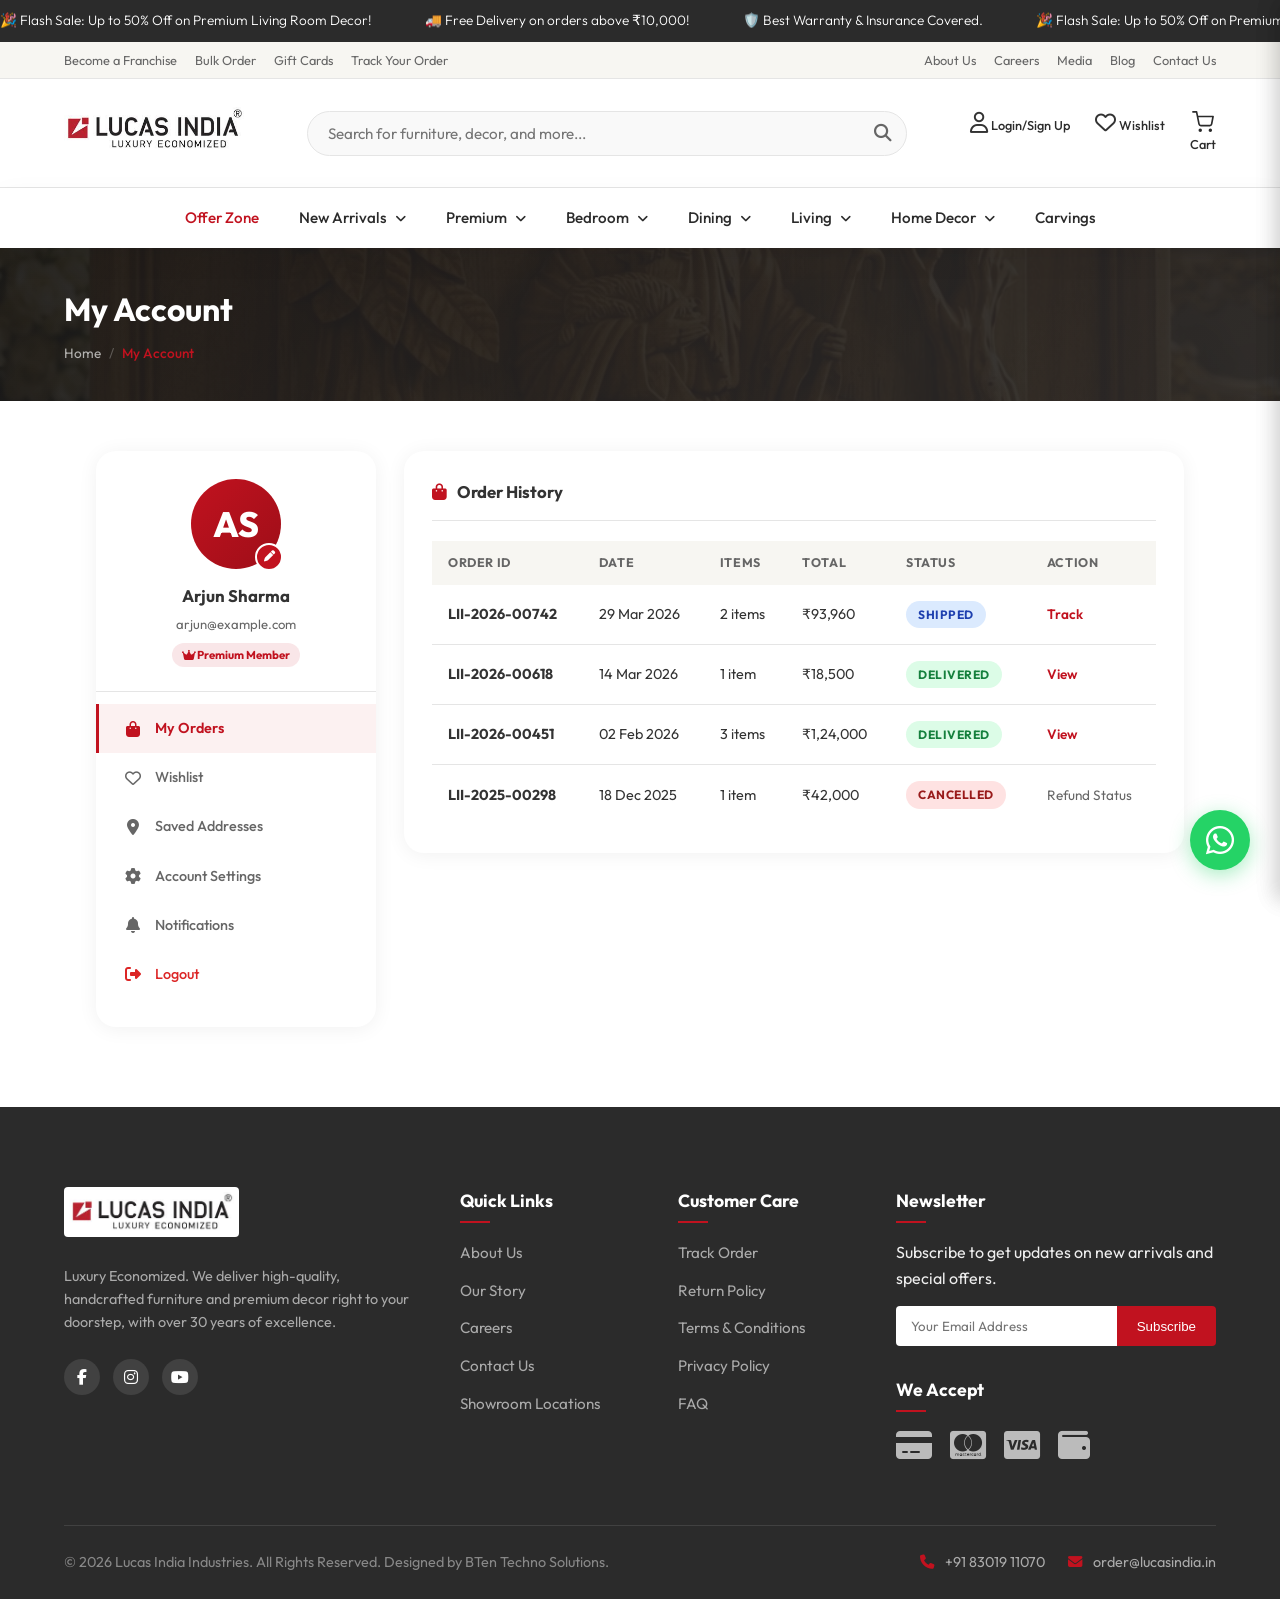
<file: profile.html>
<!DOCTYPE html>
<html lang="en">
<head>
    <meta charset="UTF-8"><meta name="viewport" content="width=device-width, initial-scale=1.0">
    <title>My Account | Lucas India Industries</title>
    <link rel="preconnect" href="https://fonts.googleapis.com">
    <link rel="preconnect" href="https://fonts.gstatic.com" crossorigin>
    <link rel="preload" as="image" href="logo.jpeg">
    <link href="https://fonts.googleapis.com/css2?family=Outfit:wght@300;400;500;600;700&display=swap" rel="stylesheet">
    <link rel="stylesheet" href="https://cdnjs.cloudflare.com/ajax/libs/font-awesome/6.4.0/css/all.min.css">
    <link rel="stylesheet" href="styles.css"><link rel="stylesheet" href="pages.css">
</head><body>
<!-- Offer Menu - Scrolling -->
    <div class="top-offer-bar">
        <div class="scrolling-text">
            <span>🎉 Flash Sale: Up to 50% Off on Premium Living Room Decor! </span>
            <span>🚚 Free Delivery on orders above ₹10,000! </span>
            <span>🛡️ Best Warranty & Insurance Covered.</span>
            <span>🎉 Flash Sale: Up to 50% Off on Premium Living Room Decor! </span>
        </div>
    </div>

    <!-- Top Sub Menu -->
    <div class="top-sub-menu">
        <div class="container flex-between">
            <div class="left-links">
                <a href="products.html?cat=franchise">Become a Franchise</a>
                <a href="products.html">Bulk Order</a>
                <a href="products.html">Gift Cards</a>
                <a href="order-status.html">Track Your Order</a>
            </div>
            <div class="right-links">
                <a href="404.html">About Us</a>
                <a href="404.html">Careers</a>
                <a href="404.html">Media</a>
                <a href="404.html">Blog</a>
                <a href="404.html">Contact Us</a>
            </div>
        </div>
    </div>

    <!-- Main Header -->
    <header class="main-header" id="mainHeader">
        <div class="container flex-between align-center">
            <div class="logo">
                <a href="index.html"><img src="logo.jpeg" alt="Lucas India Logo" width="180" height="55" decoding="async"></a>
            </div>
            
            <!-- Mobile Toggle -->
            <button class="mobile-menu-toggle" id="mobileMenuBtn">
                <i class="fa-solid fa-bars"></i>
            </button>

            <div class="search-bar" id="siteSearchBar">
                <input type="text" id="siteSearchInput" placeholder="Search for furniture, decor, and more..." autocomplete="off">
                <button id="siteSearchBtn"><i class="fa-solid fa-magnifying-glass"></i></button>
            </div>

            <div class="user-actions">
                <a href="login.html" class="action-item desktop-only"><i class="fa-regular fa-user"></i> <span>Login/Sign Up</span></a>
                <a href="wishlist.html" class="action-item desktop-only"><i class="fa-regular fa-heart"></i> <span>Wishlist</span></a>
                <a href="#" class="action-item cart-icon" id="cartBtn">
                    <svg class="cart-svg" xmlns="http://www.w3.org/2000/svg" viewBox="0 0 24 24" fill="none" stroke="currentColor" stroke-width="1.8" stroke-linecap="round" stroke-linejoin="round" width="22" height="22"><circle cx="9" cy="21" r="1"/><circle cx="20" cy="21" r="1"/><path d="M1 1h4l2.68 13.39a2 2 0 0 0 2 1.61h9.72a2 2 0 0 0 2-1.61L23 6H6"/></svg>
                    <span class="badge">2</span>
                    <span class="desktop-only">Cart</span>
                </a>
            </div>
        </div>
    </header>

    <!-- Navigation Menu (Mega Menu style) -->
    <nav class="main-nav" id="mainNav">
        <div class="mobile-nav-head desktop-hide">
            <h3>Menu</h3>
            <button id="closeMainNav"><i class="fa-solid fa-xmark"></i></button>
        </div>
        <div class="container">
            <ul class="nav-list">
                <li><a href="products.html?cat=offer" class="highlight">Offer Zone</a></li>
                <li class="has-mega"><a href="products.html?cat=new-arrivals">New Arrivals <i class="fa-solid fa-angle-down"></i></a></li>
                <li class="has-mega"><a href="products.html?cat=premium">Premium <i class="fa-solid fa-angle-down"></i></a></li>
                <li class="has-mega">
                    <a href="products.html?cat=bedroom">Bedroom <i class="fa-solid fa-angle-down"></i></a>
                    <div class="mega-menu">
                        <div class="mega-menu-content">
                            <div class="mega-column">
                                <h4>Beds</h4>
                                <ul>
                                    <li><a href="products.html?cat=bedroom">King Size Beds</a></li>
                                    <li><a href="products.html?cat=bedroom">Queen Size Beds</a></li>
                                    <li><a href="products.html?cat=bedroom">Single Beds</a></li>
                                    <li><a href="products.html?cat=bedroom">Beds with Storage</a></li>
                                </ul>
                            </div>
                            <div class="mega-column">
                                <h4>Mattresses</h4>
                                <ul>
                                    <li><a href="products.html?cat=bedroom">Orthopedic Mattresses</a></li>
                                    <li><a href="products.html?cat=bedroom">Memory Foam Mattresses</a></li>
                                    <li><a href="products.html?cat=bedroom">Coil Mattresses</a></li>
                                    <li><a href="products.html?cat=bedroom">Latex Mattresses</a></li>
                                </ul>
                            </div>
                            <div class="mega-column">
                                <h4>Storage</h4>
                                <ul>
                                    <li><a href="products.html?cat=bedroom">Wardrobes</a></li>
                                    <li><a href="products.html?cat=bedroom">Chest of Drawers</a></li>
                                    <li><a href="products.html?cat=bedroom">Bedside Tables</a></li>
                                    <li><a href="products.html?cat=bedroom">Dressing Tables</a></li>
                                </ul>
                            </div>
                            <div class="mega-image-column">
                                <img src="images/WhatsApp Image 2026-03-26 at 21.16.25.jpeg" alt="Bedroom collection" loading="lazy" decoding="async" width="280" height="180">
                                <br>
                                <a href="products.html" class="btn-primary" style="margin-top:10px; width:100%; text-align:center; padding:8px;">Shop Collection</a>
                            </div>
                        </div>
                    </div>
                </li>
                <li class="has-mega">
                    <a href="products.html?cat=dining">Dining <i class="fa-solid fa-angle-down"></i></a>
                    <div class="mega-menu">
                        <div class="mega-menu-content">
                            <div class="mega-column">
                                <h4>Dining Tables</h4>
                                <ul>
                                    <li><a href="products.html?cat=dining">4 Seater Sets</a></li>
                                    <li><a href="products.html?cat=dining">6 Seater Sets</a></li>
                                    <li><a href="products.html?cat=dining">8 Seater Sets</a></li>
                                    <li><a href="products.html?cat=dining">Extendable Tables</a></li>
                                </ul>
                            </div>
                            <div class="mega-column">
                                <h4>Seating</h4>
                                <ul>
                                    <li><a href="products.html?cat=dining">Dining Chairs</a></li>
                                    <li><a href="products.html?cat=dining">Dining Benches</a></li>
                                    <li><a href="products.html?cat=dining">Bar Stools</a></li>
                                </ul>
                            </div>
                            <div class="mega-column">
                                <h4>Storage</h4>
                                <ul>
                                    <li><a href="products.html?cat=dining">Crockery Units</a></li>
                                    <li><a href="products.html?cat=dining">Sideboards</a></li>
                                    <li><a href="products.html?cat=dining">Bar Cabinets</a></li>
                                </ul>
                            </div>
                            <div class="mega-image-column">
                                <img src="images/WhatsApp Image 2026-03-26 at 21.16.13.jpeg" alt="Dining collection" loading="lazy" decoding="async" width="280" height="180">
                                <br>
                                <a href="products.html" class="btn-primary" style="margin-top:10px; width:100%; text-align:center; padding:8px;">Shop Collection</a>
                            </div>
                        </div>
                    </div>
                </li>
                <li class="has-mega">
                    <a href="products.html?cat=living">Living <i class="fa-solid fa-angle-down"></i></a>
                    <div class="mega-menu">
                        <div class="mega-menu-content">
                            <div class="mega-column">
                                <h4>Sofas</h4>
                                <ul>
                                    <li><a href="products.html?cat=living">3 Seater Sofas</a></li>
                                    <li><a href="products.html?cat=living">L-Shaped Sofas</a></li>
                                    <li><a href="products.html?cat=living">Recliners</a></li>
                                    <li><a href="products.html?cat=living">Sofa Sets</a></li>
                                </ul>
                            </div>
                            <div class="mega-column">
                                <h4>Tables</h4>
                                <ul>
                                    <li><a href="products.html?cat=living">Coffee Tables</a></li>
                                    <li><a href="products.html?cat=living">Side Tables</a></li>
                                    <li><a href="products.html?cat=living">Console Tables</a></li>
                                    <li><a href="products.html?cat=living">Nesting Tables</a></li>
                                </ul>
                            </div>
                            <div class="mega-column">
                                <h4>Seating</h4>
                                <ul>
                                    <li><a href="products.html?cat=living">Lounge Chairs</a></li>
                                    <li><a href="products.html?cat=living">Accent Chairs</a></li>
                                    <li><a href="products.html?cat=living">Pouffes & Ottomans</a></li>
                                    <li><a href="products.html?cat=living">Benches</a></li>
                                </ul>
                            </div>
                            <div class="mega-image-column">
                                <img src="images/WhatsApp Image 2026-03-26 at 21.15.35.jpeg" alt="Living collection" loading="lazy" decoding="async" width="280" height="180">
                                <br>
                                <a href="products.html" class="btn-primary" style="margin-top:10px; width:100%; text-align:center; padding:8px;">Shop Collection</a>
                            </div>
                        </div>
                    </div>
                </li>
                <li class="has-mega"><a href="products.html?cat=home-decor">Home Decor <i class="fa-solid fa-angle-down"></i></a></li>
                <li><a href="products.html?cat=carvings">Carvings</a></li>
            </ul>
        </div>
    </nav>

    <div class="page-hero-banner"><div class="container inner"><h1>My Account</h1>
        <div class="page-breadcrumb"><a href="index.html">Home</a><span class="crumb-sep">/</span><span class="crumb-current">My Account</span></div>
    </div></div>
    <div class="profile-page"><div class="container container-extra-wide" style="max-width:95%;margin:0 auto;">
      <div class="profile-layout">
        <!-- Sidebar -->
        <div class="profile-sidebar">
          <div class="profile-avatar-area">
            <div class="profile-avatar">AS<span class="avatar-edit"><i class="fa-solid fa-pen"></i></span></div>
            <div class="profile-name">Arjun Sharma</div>
            <div class="profile-email">arjun@example.com</div>
            <div class="profile-badge"><i class="fa-solid fa-crown"></i> Premium Member</div>
          </div>
          <div class="profile-nav-item active" onclick="switchTab('orders',this)"><i class="fa-solid fa-bag-shopping"></i> My Orders</div>
          <div class="profile-nav-item" onclick="switchTab('wishlist_tab',this)"><i class="fa-regular fa-heart"></i> Wishlist</div>
          <div class="profile-nav-item" onclick="switchTab('address',this)"><i class="fa-solid fa-location-dot"></i> Saved Addresses</div>
          <div class="profile-nav-item" onclick="switchTab('settings',this)"><i class="fa-solid fa-gear"></i> Account Settings</div>
          <div class="profile-nav-item" onclick="switchTab('notifications',this)"><i class="fa-solid fa-bell"></i> Notifications</div>
          <div class="profile-nav-item danger" onclick="doLogout()"><i class="fa-solid fa-right-from-bracket"></i> Logout</div>
        </div>
        <!-- Content -->
        <div class="profile-content">
          <!-- Orders tab -->
          <div class="profile-panel" id="tab-orders">
            <h3><i class="fa-solid fa-bag-shopping"></i> Order History</h3>
            <div style="overflow-x:auto;">
              <table class="order-history-table">
                <thead><tr><th>Order ID</th><th>Date</th><th>Items</th><th>Total</th><th>Status</th><th>Action</th></tr></thead>
                <tbody>
                  <tr><td><strong>LII-2026-00742</strong></td><td>29 Mar 2026</td><td>2 items</td><td>₹93,960</td><td><span class="order-status-chip chip-shipped">Shipped</span></td><td><a href="order-status.html" style="color:var(--accent-color);font-weight:600;text-decoration:none;font-size:0.85rem;">Track</a></td></tr>
                  <tr><td><strong>LII-2026-00618</strong></td><td>14 Mar 2026</td><td>1 item</td><td>₹18,500</td><td><span class="order-status-chip chip-delivered">Delivered</span></td><td><a href="order-status.html" style="color:var(--accent-color);font-weight:600;text-decoration:none;font-size:0.85rem;">View</a></td></tr>
                  <tr><td><strong>LII-2026-00451</strong></td><td>02 Feb 2026</td><td>3 items</td><td>₹1,24,000</td><td><span class="order-status-chip chip-delivered">Delivered</span></td><td><a href="order-status.html" style="color:var(--accent-color);font-weight:600;text-decoration:none;font-size:0.85rem;">View</a></td></tr>
                  <tr><td><strong>LII-2025-00298</strong></td><td>18 Dec 2025</td><td>1 item</td><td>₹42,000</td><td><span class="order-status-chip chip-cancelled">Cancelled</span></td><td><a href="#" onclick="Toast.info('Refund processed within 5–7 days')" style="color:var(--text-muted);font-size:0.85rem;">Refund Status</a></td></tr>
                </tbody>
              </table>
            </div>
          </div>
          <!-- Wishlist tab -->
          <div class="profile-panel" id="tab-wishlist_tab" style="display:none;">
            <h3><i class="fa-regular fa-heart"></i> My Wishlist</h3>
            <div style="display:grid;grid-template-columns:repeat(auto-fill,minmax(200px,1fr));gap:16px;">
              <div class="wishlist-card"><div class="card-img"><img src="images/WhatsApp Image 2026-03-26 at 21.16.20.jpeg" alt="" loading="lazy"><button class="remove-wish" onclick="Modal.confirm('Remove?','Remove from wishlist?',()=>{this.closest('.wishlist-card').remove();Toast.success('Removed from wishlist')})"><i class="fa-solid fa-heart-crack"></i></button></div><div class="card-body"><div class="card-cat">Carvings</div><div class="card-name">Royal Jesus Panel</div><div class="card-price">₹42,000</div><div class="card-actions"><button class="btn-move-cart" onclick="Toast.success('Added to cart!')"><i class="fa-solid fa-cart-plus"></i> Add to Cart</button></div></div></div>
              <div class="wishlist-card"><div class="card-img"><img src="images/WhatsApp Image 2026-03-26 at 21.16.12.jpeg" alt="" loading="lazy"><button class="remove-wish" onclick="Toast.success('Removed')"><i class="fa-solid fa-heart-crack"></i></button></div><div class="card-body"><div class="card-cat">Carvings</div><div class="card-name">Mini Carved Door</div><div class="card-price">₹12,000</div><div class="card-actions"><button class="btn-move-cart" onclick="Toast.success('Added to cart!')"><i class="fa-solid fa-cart-plus"></i> Add to Cart</button></div></div></div>
            </div>
          </div>
          <!-- Address tab -->
          <div class="profile-panel" id="tab-address" style="display:none;">
            <h3><i class="fa-solid fa-location-dot"></i> Saved Addresses</h3>
            <div style="display:grid;grid-template-columns:repeat(auto-fill,minmax(270px,1fr));gap:16px;margin-bottom:20px;">
              <div style="border:2px solid var(--accent-color);border-radius:14px;padding:20px;position:relative;background:rgba(193,18,31,0.02);">
                <span style="position:absolute;top:12px;right:12px;background:var(--accent-color);color:#fff;font-size:0.72rem;font-weight:700;padding:3px 10px;border-radius:20px;">Default</span>
                <div style="font-weight:700;margin-bottom:6px;">Home</div>
                <div style="font-size:0.88rem;color:var(--text-muted);line-height:1.7;">Arjun Sharma<br>42, Anna Nagar, 1st Main Road<br>Chennai – 600040, Tamil Nadu<br>+91 98765 43210</div>
                <div style="display:flex;gap:10px;margin-top:14px;"><button onclick="Toast.info('Edit address...')" style="padding:7px 16px;border:1px solid var(--border-color);border-radius:8px;background:none;cursor:pointer;font-family:var(--font-main);font-size:0.82rem;">Edit</button></div>
              </div>
              <div style="border:2px dashed var(--border-color);border-radius:14px;padding:20px;display:flex;flex-direction:column;align-items:center;justify-content:center;gap:10px;cursor:pointer;min-height:160px;color:var(--text-muted);" onclick="Toast.info('Add address form coming...')">
                <i class="fa-solid fa-plus" style="font-size:1.5rem;color:var(--accent-color);"></i>
                <span style="font-size:0.88rem;font-weight:600;">Add New Address</span>
              </div>
            </div>
          </div>
          <!-- Settings tab -->
          <div class="profile-panel" id="tab-settings" style="display:none;">
            <h3><i class="fa-solid fa-gear"></i> Account Settings</h3>
            <div class="form-grid" style="max-width:580px;">
              <div class="form-group"><label>First Name</label><input type="text" value="Arjun"></div>
              <div class="form-group"><label>Last Name</label><input type="text" value="Sharma"></div>
              <div class="form-group form-span-2"><label>Email</label><input type="email" value="arjun@example.com"></div>
              <div class="form-group form-span-2"><label>Phone</label><input type="tel" value="+91 98765 43210"></div>
              <div class="form-group form-span-2"><label>Date of Birth</label><input type="date" value="1995-06-15"></div>
            </div>
            <button onclick="Toast.success('Profile updated successfully!')" style="margin-top:20px;padding:12px 28px;background:var(--accent-color);color:#fff;border:none;border-radius:10px;cursor:pointer;font-weight:700;font-family:var(--font-main);">Save Changes</button>
            <hr style="margin:28px 0;border-color:var(--border-color);">
            <h4 style="margin-bottom:16px;">Change Password</h4>
            <div class="form-grid" style="max-width:580px;">
              <div class="form-group form-span-2"><label>Current Password</label><input type="password" placeholder="••••••••"></div>
              <div class="form-group"><label>New Password</label><input type="password" placeholder="••••••••"></div>
              <div class="form-group"><label>Confirm New Password</label><input type="password" placeholder="••••••••"></div>
            </div>
            <button onclick="Toast.success('Password changed!')" style="margin-top:16px;padding:12px 28px;background:var(--text-dark);color:#fff;border:none;border-radius:10px;cursor:pointer;font-weight:700;font-family:var(--font-main);">Update Password</button>
          </div>
          <!-- Notifications -->
          <div class="profile-panel" id="tab-notifications" style="display:none;">
            <h3><i class="fa-solid fa-bell"></i> Notification Preferences</h3>
            <div style="display:flex;flex-direction:column;gap:16px;max-width:500px;">
              <div style="display:flex;justify-content:space-between;align-items:center;padding:16px;background:var(--bg-light);border-radius:12px;"><div><div style="font-weight:600">Order Updates</div><div style="font-size:0.82rem;color:var(--text-muted);">Shipping, delivery, cancellation</div></div><input type="checkbox" checked style="width:20px;height:20px;accent-color:var(--accent-color);cursor:pointer;"></div>
              <div style="display:flex;justify-content:space-between;align-items:center;padding:16px;background:var(--bg-light);border-radius:12px;"><div><div style="font-weight:600">Offers & Deals</div><div style="font-size:0.82rem;color:var(--text-muted);">Flash sales, coupons, new arrivals</div></div><input type="checkbox" checked style="width:20px;height:20px;accent-color:var(--accent-color);cursor:pointer;"></div>
              <div style="display:flex;justify-content:space-between;align-items:center;padding:16px;background:var(--bg-light);border-radius:12px;"><div><div style="font-weight:600">SMS Alerts</div><div style="font-size:0.82rem;color:var(--text-muted);">Text messages on your phone</div></div><input type="checkbox" style="width:20px;height:20px;accent-color:var(--accent-color);cursor:pointer;"></div>
              <div style="display:flex;justify-content:space-between;align-items:center;padding:16px;background:var(--bg-light);border-radius:12px;"><div><div style="font-weight:600">WhatsApp Updates</div><div style="font-size:0.82rem;color:var(--text-muted);">Order status on WhatsApp</div></div><input type="checkbox" checked style="width:20px;height:20px;accent-color:var(--accent-color);cursor:pointer;"></div>
            </div>
            <button onclick="Toast.success('Preferences saved!')" style="margin-top:20px;padding:12px 28px;background:var(--accent-color);color:#fff;border:none;border-radius:10px;cursor:pointer;font-weight:700;font-family:var(--font-main);">Save Preferences</button>
          </div>
        </div><!-- /profile-content -->
      </div>
    </div></div>
<footer class="main-footer">
        <div class="container">
            <div class="footer-grid">
                <div class="footer-col brand-col">
                    <img src="logo.jpeg" alt="Lucas India" class="footer-logo">
                    <p>Luxury Economized. We deliver high-quality, handcrafted furniture and premium decor right to your doorstep, with over 30 years of excellence.</p>
                    <div class="social-links">
                        <a href="https://facebook.com/lucasindiaindustries" target="_blank" rel="noopener"><i class="fa-brands fa-facebook-f"></i></a>
                        <a href="https://instagram.com/lucasindia" target="_blank" rel="noopener"><i class="fa-brands fa-instagram"></i></a>
                        <a href="https://youtube.com/@lucasindia" target="_blank" rel="noopener"><i class="fa-brands fa-youtube"></i></a>
                    </div>
                </div>
                
                <div class="footer-col">
                    <h4>Quick Links</h4>
                    <ul>
                        <li><a href="404.html">About Us</a></li>
                        <li><a href="404.html">Our Story</a></li>
                        <li><a href="404.html">Careers</a></li>
                        <li><a href="404.html">Contact Us</a></li>
                        <li><a href="404.html">Showroom Locations</a></li>
                    </ul>
                </div>

                <div class="footer-col">
                    <h4>Customer Care</h4>
                    <ul>
                        <li><a href="order-status.html">Track Order</a></li>
                        <li><a href="404.html">Return Policy</a></li>
                        <li><a href="404.html">Terms & Conditions</a></li>
                        <li><a href="404.html">Privacy Policy</a></li>
                        <li><a href="404.html">FAQ</a></li>
                    </ul>
                </div>

                <div class="footer-col newsletter-col">
                    <h4>Newsletter</h4>
                    <p>Subscribe to get updates on new arrivals and special offers.</p>
                    <form class="newsletter-form">
                        <input type="email" placeholder="Your Email Address">
                        <button type="submit">Subscribe</button>
                    </form>
                    <div class="payment-icons">
                        <h4>We Accept</h4>
                        <div class="icons">
                            <i class="fa-solid fa-credit-card"></i>
                            <i class="fa-brands fa-cc-mastercard"></i>
                            <i class="fa-brands fa-cc-visa"></i>
                            <i class="fa-solid fa-wallet"></i>
                        </div>
                    </div>
                </div>
            </div>
            
            <div class="footer-bottom flex-between">
                <p>&copy; 2026 Lucas India Industries. All Rights Reserved. Designed by BTen Techno Solutions.</p>
                <div class="contact-info">
                    <span><i class="fa-solid fa-phone"></i> +91 83019 11070</span>
                    <span><i class="fa-solid fa-envelope"></i> order@lucasindia.in</span>
                </div>
            </div>
        </div>
    </footer>

    <!-- WhatsApp Chat Widget -->
    <a href="https://wa.me/919876543210" target="_blank" rel="noopener" class="whatsapp-widget" aria-label="Chat on WhatsApp">
        <i class="fa-brands fa-whatsapp"></i>
    </a>

    <!-- Side Cart -->
    <div class="cart-overlay" id="cartOverlay"></div>
    <div class="side-cart" id="sideCart">
        <div class="cart-header">
            <h3>Your Cart (2)</h3>
            <button class="close-cart" id="closeCart">&times;</button>
        </div>
        <div class="cart-items">
            <div class="cart-item">
                <img width="400" height="400" decoding="async" loading="lazy" src="images/WhatsApp Image 2026-03-26 at 21.16.25.jpeg" alt="Item">
                <div class="item-info">
                    <h4>Luxury Teak Vase</h4>
                    <p class="price">₹12,499</p>
                    <div class="qty-control">
                        <button>-</button>
                        <span>1</span>
                        <button>+</button>
                    </div>
                </div>

    <div class="cart-overlay" id="cartOverlay"></div>
    <div class="side-cart" id="sideCart">
        <div class="cart-header"><h3>Your Cart</h3><button class="close-cart" id="closeCart">&times;</button></div>
        <div class="cart-items"><div style="padding:30px;text-align:center;color:var(--text-muted);"><i class="fa-solid fa-cart-shopping" style="font-size:2rem;display:block;margin-bottom:12px;color:var(--border-color);"></i>Your cart is empty</div></div>
        <div class="cart-footer"><a href="cart.html" class="btn-primary checkout-btn" style="width:100%;text-align:center;display:block;">View Cart</a></div>
    </div>
    <a href="https://wa.me/919876543210" class="whatsapp-float" target="_blank" rel="noopener"><i class="fa-brands fa-whatsapp"></i></a>
    <button id="backToTopBtn" class="back-to-top" title="Back to top"><i class="fa-solid fa-arrow-up"></i></button>
    <script src="ui.js"></script><script src="search.js"></script>
    <script>
function switchTab(id, el){
    document.querySelectorAll(".profile-panel").forEach(p=>p.style.display="none");
    document.getElementById("tab-"+id).style.display="block";
    document.querySelectorAll(".profile-nav-item:not(.danger)").forEach(n=>n.classList.remove("active"));
    el.classList.add("active");
}
function doLogout(){
    Modal.confirm("Sign Out?","Are you sure you want to sign out of your account?",
        ()=>{ Toast.info("Signing out..."); setTimeout(()=>window.location.href="login.html",1200); });
}
</script>
</body></html>
</file>
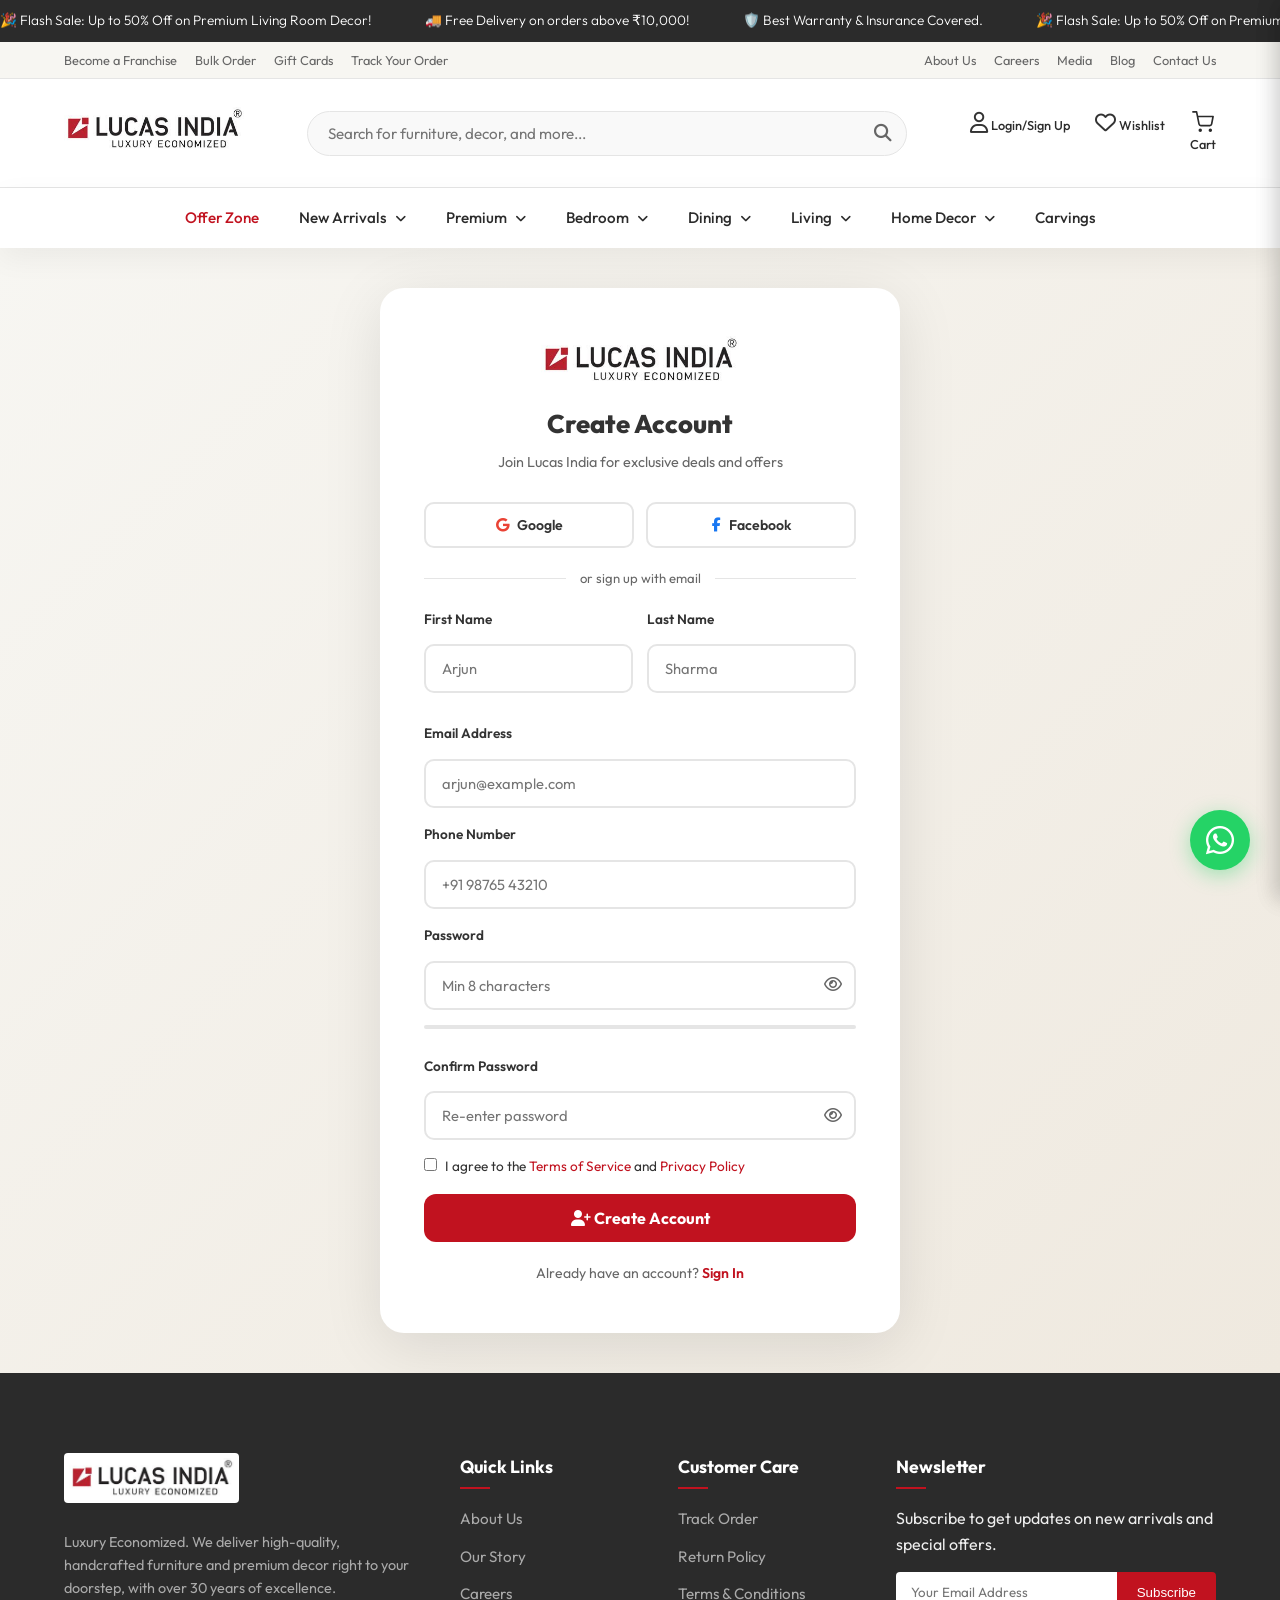
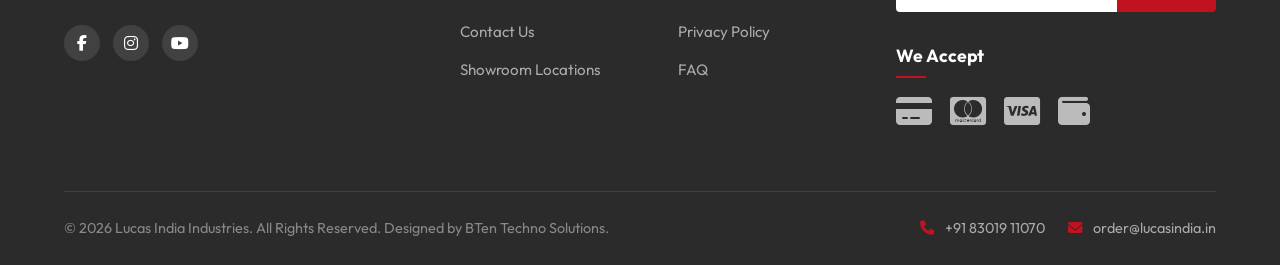
<file: register.html>
<!DOCTYPE html>
<html lang="en">
<head>
    <meta charset="UTF-8"><meta name="viewport" content="width=device-width, initial-scale=1.0">
    <title>Create Account | Lucas India Industries</title>
    <link rel="preconnect" href="https://fonts.googleapis.com">
    <link rel="preconnect" href="https://fonts.gstatic.com" crossorigin>
    <link rel="preload" as="image" href="logo.jpeg">
    <link href="https://fonts.googleapis.com/css2?family=Outfit:wght@300;400;500;600;700&display=swap" rel="stylesheet">
    <link rel="stylesheet" href="https://cdnjs.cloudflare.com/ajax/libs/font-awesome/6.4.0/css/all.min.css">
    <link rel="stylesheet" href="styles.css"><link rel="stylesheet" href="pages.css">
</head><body>
<!-- Offer Menu - Scrolling -->
    <div class="top-offer-bar">
        <div class="scrolling-text">
            <span>🎉 Flash Sale: Up to 50% Off on Premium Living Room Decor! </span>
            <span>🚚 Free Delivery on orders above ₹10,000! </span>
            <span>🛡️ Best Warranty & Insurance Covered.</span>
            <span>🎉 Flash Sale: Up to 50% Off on Premium Living Room Decor! </span>
        </div>
    </div>

    <!-- Top Sub Menu -->
    <div class="top-sub-menu">
        <div class="container flex-between">
            <div class="left-links">
                <a href="products.html?cat=franchise">Become a Franchise</a>
                <a href="products.html">Bulk Order</a>
                <a href="products.html">Gift Cards</a>
                <a href="order-status.html">Track Your Order</a>
            </div>
            <div class="right-links">
                <a href="404.html">About Us</a>
                <a href="404.html">Careers</a>
                <a href="404.html">Media</a>
                <a href="404.html">Blog</a>
                <a href="404.html">Contact Us</a>
            </div>
        </div>
    </div>

    <!-- Main Header -->
    <header class="main-header" id="mainHeader">
        <div class="container flex-between align-center">
            <div class="logo">
                <a href="index.html"><img src="logo.jpeg" alt="Lucas India Logo" width="180" height="55" decoding="async"></a>
            </div>
            
            <!-- Mobile Toggle -->
            <button class="mobile-menu-toggle" id="mobileMenuBtn">
                <i class="fa-solid fa-bars"></i>
            </button>

            <div class="search-bar" id="siteSearchBar">
                <input type="text" id="siteSearchInput" placeholder="Search for furniture, decor, and more..." autocomplete="off">
                <button id="siteSearchBtn"><i class="fa-solid fa-magnifying-glass"></i></button>
            </div>

            <div class="user-actions">
                <a href="login.html" class="action-item desktop-only"><i class="fa-regular fa-user"></i> <span>Login/Sign Up</span></a>
                <a href="wishlist.html" class="action-item desktop-only"><i class="fa-regular fa-heart"></i> <span>Wishlist</span></a>
                <a href="#" class="action-item cart-icon" id="cartBtn">
                    <svg class="cart-svg" xmlns="http://www.w3.org/2000/svg" viewBox="0 0 24 24" fill="none" stroke="currentColor" stroke-width="1.8" stroke-linecap="round" stroke-linejoin="round" width="22" height="22"><circle cx="9" cy="21" r="1"/><circle cx="20" cy="21" r="1"/><path d="M1 1h4l2.68 13.39a2 2 0 0 0 2 1.61h9.72a2 2 0 0 0 2-1.61L23 6H6"/></svg>
                    <span class="badge">2</span>
                    <span class="desktop-only">Cart</span>
                </a>
            </div>
        </div>
    </header>

    <!-- Navigation Menu (Mega Menu style) -->
    <nav class="main-nav" id="mainNav">
        <div class="mobile-nav-head desktop-hide">
            <h3>Menu</h3>
            <button id="closeMainNav"><i class="fa-solid fa-xmark"></i></button>
        </div>
        <div class="container">
            <ul class="nav-list">
                <li><a href="products.html?cat=offer" class="highlight">Offer Zone</a></li>
                <li class="has-mega"><a href="products.html?cat=new-arrivals">New Arrivals <i class="fa-solid fa-angle-down"></i></a></li>
                <li class="has-mega"><a href="products.html?cat=premium">Premium <i class="fa-solid fa-angle-down"></i></a></li>
                <li class="has-mega">
                    <a href="products.html?cat=bedroom">Bedroom <i class="fa-solid fa-angle-down"></i></a>
                    <div class="mega-menu">
                        <div class="mega-menu-content">
                            <div class="mega-column">
                                <h4>Beds</h4>
                                <ul>
                                    <li><a href="products.html?cat=bedroom">King Size Beds</a></li>
                                    <li><a href="products.html?cat=bedroom">Queen Size Beds</a></li>
                                    <li><a href="products.html?cat=bedroom">Single Beds</a></li>
                                    <li><a href="products.html?cat=bedroom">Beds with Storage</a></li>
                                </ul>
                            </div>
                            <div class="mega-column">
                                <h4>Mattresses</h4>
                                <ul>
                                    <li><a href="products.html?cat=bedroom">Orthopedic Mattresses</a></li>
                                    <li><a href="products.html?cat=bedroom">Memory Foam Mattresses</a></li>
                                    <li><a href="products.html?cat=bedroom">Coil Mattresses</a></li>
                                    <li><a href="products.html?cat=bedroom">Latex Mattresses</a></li>
                                </ul>
                            </div>
                            <div class="mega-column">
                                <h4>Storage</h4>
                                <ul>
                                    <li><a href="products.html?cat=bedroom">Wardrobes</a></li>
                                    <li><a href="products.html?cat=bedroom">Chest of Drawers</a></li>
                                    <li><a href="products.html?cat=bedroom">Bedside Tables</a></li>
                                    <li><a href="products.html?cat=bedroom">Dressing Tables</a></li>
                                </ul>
                            </div>
                            <div class="mega-image-column">
                                <img src="images/WhatsApp Image 2026-03-26 at 21.16.25.jpeg" alt="Bedroom collection" loading="lazy" decoding="async" width="280" height="180">
                                <br>
                                <a href="products.html" class="btn-primary" style="margin-top:10px; width:100%; text-align:center; padding:8px;">Shop Collection</a>
                            </div>
                        </div>
                    </div>
                </li>
                <li class="has-mega">
                    <a href="products.html?cat=dining">Dining <i class="fa-solid fa-angle-down"></i></a>
                    <div class="mega-menu">
                        <div class="mega-menu-content">
                            <div class="mega-column">
                                <h4>Dining Tables</h4>
                                <ul>
                                    <li><a href="products.html?cat=dining">4 Seater Sets</a></li>
                                    <li><a href="products.html?cat=dining">6 Seater Sets</a></li>
                                    <li><a href="products.html?cat=dining">8 Seater Sets</a></li>
                                    <li><a href="products.html?cat=dining">Extendable Tables</a></li>
                                </ul>
                            </div>
                            <div class="mega-column">
                                <h4>Seating</h4>
                                <ul>
                                    <li><a href="products.html?cat=dining">Dining Chairs</a></li>
                                    <li><a href="products.html?cat=dining">Dining Benches</a></li>
                                    <li><a href="products.html?cat=dining">Bar Stools</a></li>
                                </ul>
                            </div>
                            <div class="mega-column">
                                <h4>Storage</h4>
                                <ul>
                                    <li><a href="products.html?cat=dining">Crockery Units</a></li>
                                    <li><a href="products.html?cat=dining">Sideboards</a></li>
                                    <li><a href="products.html?cat=dining">Bar Cabinets</a></li>
                                </ul>
                            </div>
                            <div class="mega-image-column">
                                <img src="images/WhatsApp Image 2026-03-26 at 21.16.13.jpeg" alt="Dining collection" loading="lazy" decoding="async" width="280" height="180">
                                <br>
                                <a href="products.html" class="btn-primary" style="margin-top:10px; width:100%; text-align:center; padding:8px;">Shop Collection</a>
                            </div>
                        </div>
                    </div>
                </li>
                <li class="has-mega">
                    <a href="products.html?cat=living">Living <i class="fa-solid fa-angle-down"></i></a>
                    <div class="mega-menu">
                        <div class="mega-menu-content">
                            <div class="mega-column">
                                <h4>Sofas</h4>
                                <ul>
                                    <li><a href="products.html?cat=living">3 Seater Sofas</a></li>
                                    <li><a href="products.html?cat=living">L-Shaped Sofas</a></li>
                                    <li><a href="products.html?cat=living">Recliners</a></li>
                                    <li><a href="products.html?cat=living">Sofa Sets</a></li>
                                </ul>
                            </div>
                            <div class="mega-column">
                                <h4>Tables</h4>
                                <ul>
                                    <li><a href="products.html?cat=living">Coffee Tables</a></li>
                                    <li><a href="products.html?cat=living">Side Tables</a></li>
                                    <li><a href="products.html?cat=living">Console Tables</a></li>
                                    <li><a href="products.html?cat=living">Nesting Tables</a></li>
                                </ul>
                            </div>
                            <div class="mega-column">
                                <h4>Seating</h4>
                                <ul>
                                    <li><a href="products.html?cat=living">Lounge Chairs</a></li>
                                    <li><a href="products.html?cat=living">Accent Chairs</a></li>
                                    <li><a href="products.html?cat=living">Pouffes & Ottomans</a></li>
                                    <li><a href="products.html?cat=living">Benches</a></li>
                                </ul>
                            </div>
                            <div class="mega-image-column">
                                <img src="images/WhatsApp Image 2026-03-26 at 21.15.35.jpeg" alt="Living collection" loading="lazy" decoding="async" width="280" height="180">
                                <br>
                                <a href="products.html" class="btn-primary" style="margin-top:10px; width:100%; text-align:center; padding:8px;">Shop Collection</a>
                            </div>
                        </div>
                    </div>
                </li>
                <li class="has-mega"><a href="products.html?cat=home-decor">Home Decor <i class="fa-solid fa-angle-down"></i></a></li>
                <li><a href="products.html?cat=carvings">Carvings</a></li>
            </ul>
        </div>
    </nav>

    <div class="auth-page" style="padding:40px 0;"><div class="auth-card" style="max-width:520px;">
        <div class="auth-logo"><img src="logo.jpeg" alt="Lucas India" decoding="async"></div>
        <h1>Create Account</h1>
        <div class="auth-sub">Join Lucas India for exclusive deals and offers</div>
        <div class="social-login-btns">
          <button class="social-btn" onclick="Toast.info('Redirecting to Google...')"><i class="fa-brands fa-google google-icon"></i> Google</button>
          <button class="social-btn" onclick="Toast.info('Redirecting to Facebook...')"><i class="fa-brands fa-facebook-f fb-icon"></i> Facebook</button>
        </div>
        <div class="auth-divider">or sign up with email</div>
        <form class="auth-form" onsubmit="doRegister(event)">
          <div style="display:grid;grid-template-columns:1fr 1fr;gap:14px;">
            <div class="form-group"><label>First Name</label><input type="text" id="regFname" placeholder="Arjun" required></div>
            <div class="form-group"><label>Last Name</label><input type="text" id="regLname" placeholder="Sharma" required></div>
          </div>
          <div class="form-group" style="margin-top:14px;"><label>Email Address</label><input type="email" id="regEmail" placeholder="arjun@example.com" required></div>
          <div class="form-group" style="margin-top:14px;"><label>Phone Number</label><input type="tel" id="regPhone" placeholder="+91 98765 43210"></div>
          <div class="form-group" style="margin-top:14px;">
            <label>Password</label>
            <div class="password-field">
              <input type="password" id="regPwd" placeholder="Min 8 characters" required oninput="checkPwdStrength(this.value)">
              <button type="button" class="toggle-eye" onclick="togglePwd('regPwd',this)"><i class="fa-regular fa-eye"></i></button>
            </div>
            <div class="pwd-strength-bar"><div class="pwd-strength-fill" id="pwdFill" style="width:0%"></div></div>
            <div class="pwd-strength-label" id="pwdLabel"></div>
          </div>
          <div class="form-group" style="margin-top:14px;">
            <label>Confirm Password</label>
            <div class="password-field">
              <input type="password" id="regPwd2" placeholder="Re-enter password" required>
              <button type="button" class="toggle-eye" onclick="togglePwd('regPwd2',this)"><i class="fa-regular fa-eye"></i></button>
            </div>
          </div>
          <div style="display:flex;align-items:flex-start;gap:8px;margin:14px 0 0;font-size:0.85rem;">
            <input type="checkbox" id="agreeTerms" style="accent-color:var(--accent-color);margin-top:2px;" required>
            <label for="agreeTerms">I agree to the <a href="404.html" style="color:var(--accent-color);">Terms of Service</a> and <a href="404.html" style="color:var(--accent-color);">Privacy Policy</a></label>
          </div>
          <button type="submit" class="btn-auth" style="margin-top:16px;"><i class="fa-solid fa-user-plus"></i> Create Account</button>
        </form>
        <div class="auth-switch">Already have an account? <a href="login.html">Sign In</a></div>
    </div></div>
<footer class="main-footer">
        <div class="container">
            <div class="footer-grid">
                <div class="footer-col brand-col">
                    <img src="logo.jpeg" alt="Lucas India" class="footer-logo">
                    <p>Luxury Economized. We deliver high-quality, handcrafted furniture and premium decor right to your doorstep, with over 30 years of excellence.</p>
                    <div class="social-links">
                        <a href="https://facebook.com/lucasindiaindustries" target="_blank" rel="noopener"><i class="fa-brands fa-facebook-f"></i></a>
                        <a href="https://instagram.com/lucasindia" target="_blank" rel="noopener"><i class="fa-brands fa-instagram"></i></a>
                        <a href="https://youtube.com/@lucasindia" target="_blank" rel="noopener"><i class="fa-brands fa-youtube"></i></a>
                    </div>
                </div>
                
                <div class="footer-col">
                    <h4>Quick Links</h4>
                    <ul>
                        <li><a href="404.html">About Us</a></li>
                        <li><a href="404.html">Our Story</a></li>
                        <li><a href="404.html">Careers</a></li>
                        <li><a href="404.html">Contact Us</a></li>
                        <li><a href="404.html">Showroom Locations</a></li>
                    </ul>
                </div>

                <div class="footer-col">
                    <h4>Customer Care</h4>
                    <ul>
                        <li><a href="order-status.html">Track Order</a></li>
                        <li><a href="404.html">Return Policy</a></li>
                        <li><a href="404.html">Terms & Conditions</a></li>
                        <li><a href="404.html">Privacy Policy</a></li>
                        <li><a href="404.html">FAQ</a></li>
                    </ul>
                </div>

                <div class="footer-col newsletter-col">
                    <h4>Newsletter</h4>
                    <p>Subscribe to get updates on new arrivals and special offers.</p>
                    <form class="newsletter-form">
                        <input type="email" placeholder="Your Email Address">
                        <button type="submit">Subscribe</button>
                    </form>
                    <div class="payment-icons">
                        <h4>We Accept</h4>
                        <div class="icons">
                            <i class="fa-solid fa-credit-card"></i>
                            <i class="fa-brands fa-cc-mastercard"></i>
                            <i class="fa-brands fa-cc-visa"></i>
                            <i class="fa-solid fa-wallet"></i>
                        </div>
                    </div>
                </div>
            </div>
            
            <div class="footer-bottom flex-between">
                <p>&copy; 2026 Lucas India Industries. All Rights Reserved. Designed by BTen Techno Solutions.</p>
                <div class="contact-info">
                    <span><i class="fa-solid fa-phone"></i> +91 83019 11070</span>
                    <span><i class="fa-solid fa-envelope"></i> order@lucasindia.in</span>
                </div>
            </div>
        </div>
    </footer>

    <!-- WhatsApp Chat Widget -->
    <a href="https://wa.me/919876543210" target="_blank" rel="noopener" class="whatsapp-widget" aria-label="Chat on WhatsApp">
        <i class="fa-brands fa-whatsapp"></i>
    </a>

    <!-- Side Cart -->
    <div class="cart-overlay" id="cartOverlay"></div>
    <div class="side-cart" id="sideCart">
        <div class="cart-header">
            <h3>Your Cart (2)</h3>
            <button class="close-cart" id="closeCart">&times;</button>
        </div>
        <div class="cart-items">
            <div class="cart-item">
                <img width="400" height="400" decoding="async" loading="lazy" src="images/WhatsApp Image 2026-03-26 at 21.16.25.jpeg" alt="Item">
                <div class="item-info">
                    <h4>Luxury Teak Vase</h4>
                    <p class="price">₹12,499</p>
                    <div class="qty-control">
                        <button>-</button>
                        <span>1</span>
                        <button>+</button>
                    </div>
                </div>

    <div class="cart-overlay" id="cartOverlay"></div>
    <div class="side-cart" id="sideCart">
        <div class="cart-header"><h3>Your Cart</h3><button class="close-cart" id="closeCart">&times;</button></div>
        <div class="cart-items"><div style="padding:30px;text-align:center;color:var(--text-muted);"><i class="fa-solid fa-cart-shopping" style="font-size:2rem;display:block;margin-bottom:12px;color:var(--border-color);"></i>Your cart is empty</div></div>
        <div class="cart-footer"><a href="cart.html" class="btn-primary checkout-btn" style="width:100%;text-align:center;display:block;">View Cart</a></div>
    </div>
    <a href="https://wa.me/919876543210" class="whatsapp-float" target="_blank" rel="noopener"><i class="fa-brands fa-whatsapp"></i></a>
    <button id="backToTopBtn" class="back-to-top" title="Back to top"><i class="fa-solid fa-arrow-up"></i></button>
    <script src="ui.js"></script><script src="search.js"></script>
    <script>
function togglePwd(id,btn){const i=document.getElementById(id);i.type=i.type==="password"?"text":"password";btn.innerHTML=i.type==="password"?'<i class="fa-regular fa-eye"></i>':' <i class="fa-regular fa-eye-slash"></i>';}
function checkPwdStrength(v){
    const fill=document.getElementById("pwdFill");const lbl=document.getElementById("pwdLabel");
    if(v.length<4){fill.style.width="20%";fill.style.background="#dc2626";lbl.textContent="Weak";lbl.style.color="#dc2626";}
    else if(v.length<8){fill.style.width="50%";fill.style.background="#d97706";lbl.textContent="Fair";lbl.style.color="#d97706";}
    else if(/[A-Z]/.test(v)&&/[0-9]/.test(v)){fill.style.width="100%";fill.style.background="#16a34a";lbl.textContent="Strong";lbl.style.color="#16a34a";}
    else{fill.style.width="75%";fill.style.background="#2563eb";lbl.textContent="Good";lbl.style.color="#2563eb";}
}
function doRegister(e){e.preventDefault();
    const p1=document.getElementById("regPwd").value;const p2=document.getElementById("regPwd2").value;
    if(p1!==p2){Toast.error("Passwords do not match!");return;}
    if(p1.length<8){Toast.error("Password must be at least 8 characters.");return;}
    Toast.success("Account created! Redirecting to your profile...");
    setTimeout(()=>window.location.href="profile.html",1800);
}
</script>
</body></html>
</file>
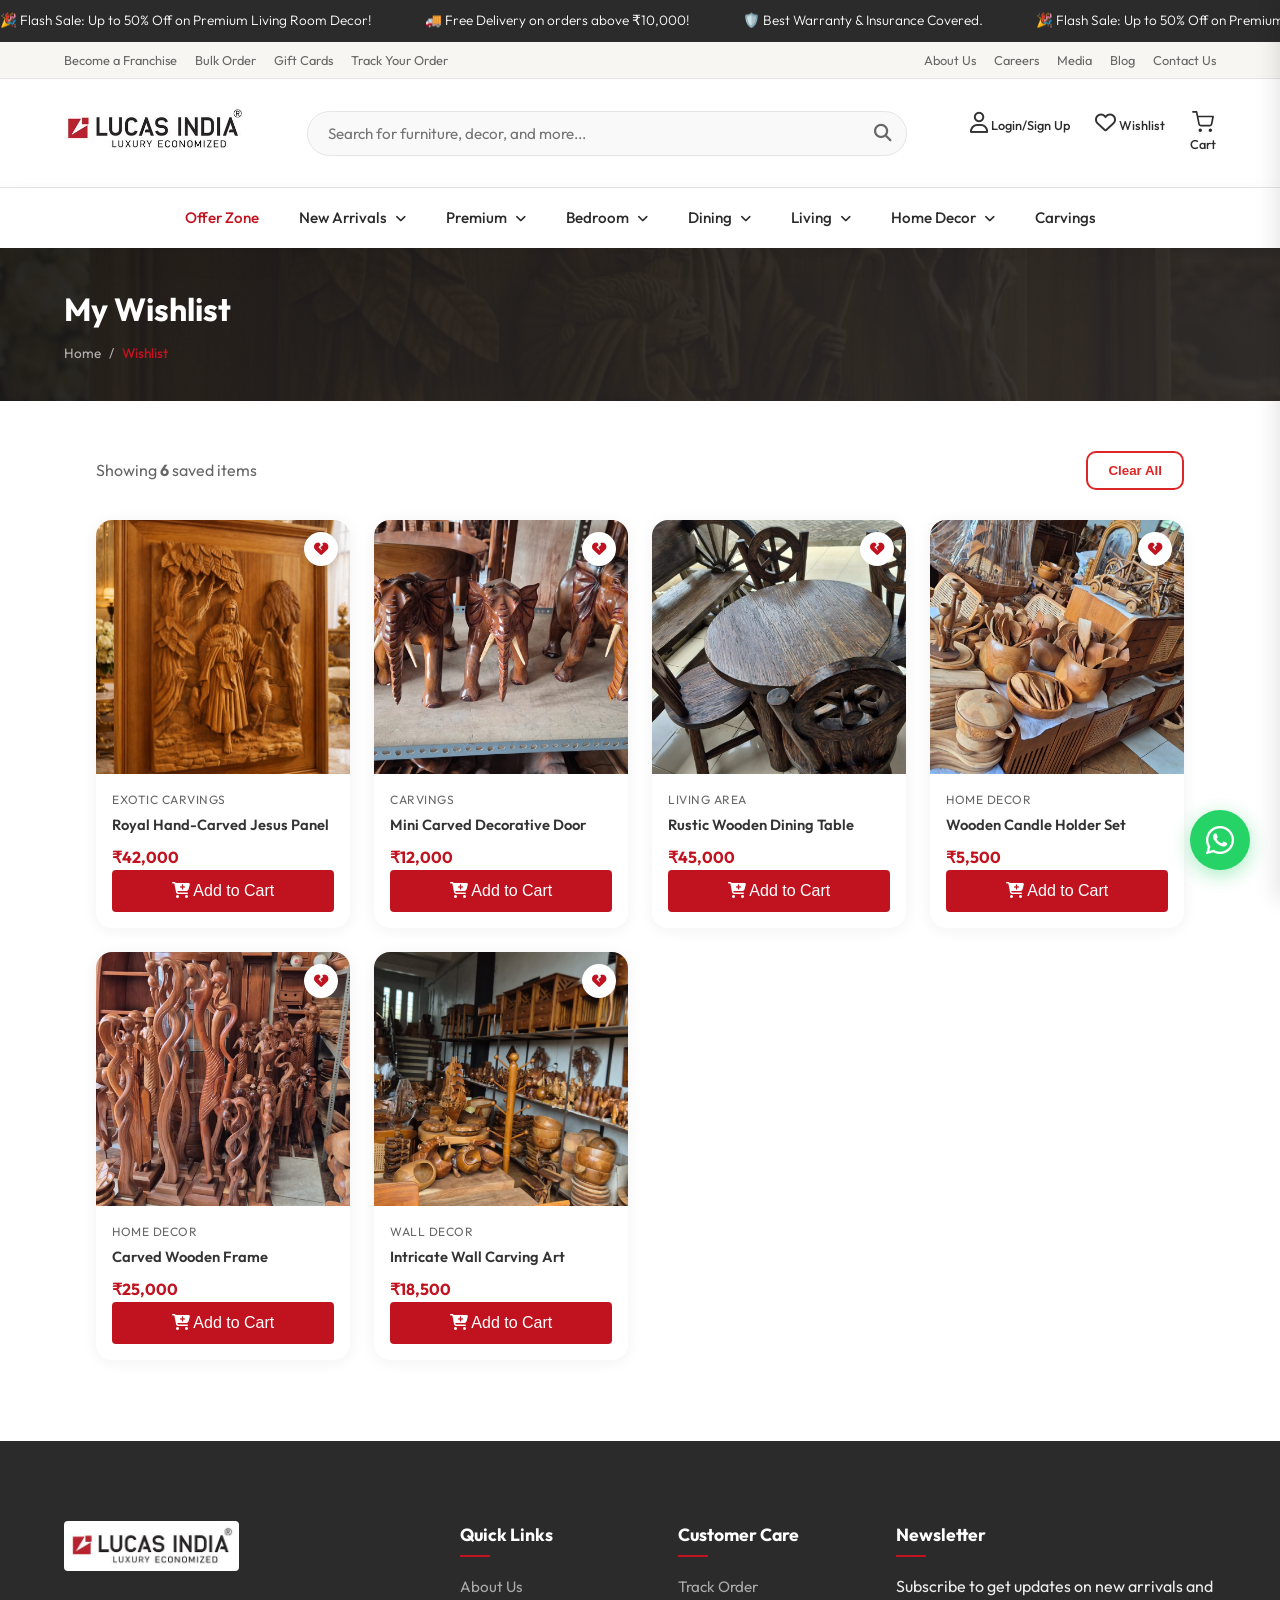
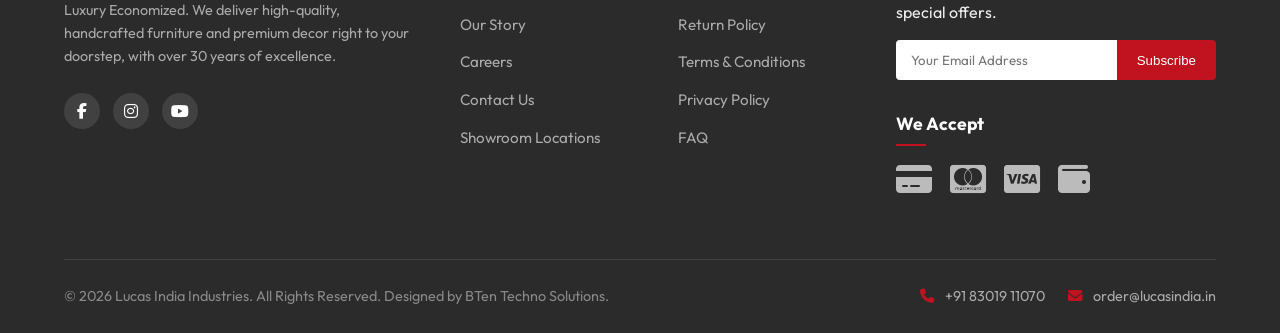
<file: wishlist.html>
<!DOCTYPE html>
<html lang="en">
<head>
    <meta charset="UTF-8">
    <meta name="viewport" content="width=device-width, initial-scale=1.0">
    <title>My Wishlist | Lucas India Industries</title>
    <link rel="preconnect" href="https://fonts.googleapis.com">
    <link rel="preconnect" href="https://fonts.gstatic.com" crossorigin>
    <link rel="preload" as="image" href="logo.jpeg">
    <link href="https://fonts.googleapis.com/css2?family=Outfit:wght@300;400;500;600;700&display=swap" rel="stylesheet">
    <link rel="stylesheet" href="https://cdnjs.cloudflare.com/ajax/libs/font-awesome/6.4.0/css/all.min.css">
    <link rel="stylesheet" href="styles.css">
    <link rel="stylesheet" href="pages.css">
    <link rel="stylesheet" href="animations.css">
</head>
<body>
    <!-- Offer Menu - Scrolling -->
    <div class="top-offer-bar">
        <div class="scrolling-text">
            <span>🎉 Flash Sale: Up to 50% Off on Premium Living Room Decor! </span>
            <span>🚚 Free Delivery on orders above ₹10,000! </span>
            <span>🛡️ Best Warranty & Insurance Covered.</span>
            <span>🎉 Flash Sale: Up to 50% Off on Premium Living Room Decor! </span>
        </div>
    </div>

    <!-- Top Sub Menu -->
    <div class="top-sub-menu">
        <div class="container flex-between">
            <div class="left-links">
                <a href="products.html?cat=franchise">Become a Franchise</a>
                <a href="products.html">Bulk Order</a>
                <a href="products.html">Gift Cards</a>
                <a href="order-status.html">Track Your Order</a>
            </div>
            <div class="right-links">
                <a href="404.html">About Us</a>
                <a href="404.html">Careers</a>
                <a href="404.html">Media</a>
                <a href="404.html">Blog</a>
                <a href="404.html">Contact Us</a>
            </div>
        </div>
    </div>

    <!-- Main Header -->
    <header class="main-header" id="mainHeader">
        <div class="container flex-between align-center">
            <div class="logo">
                <a href="index.html"><img src="logo.jpeg" alt="Lucas India Logo" width="180" height="55" decoding="async"></a>
            </div>
            
            <!-- Mobile Toggle -->
            <button class="mobile-menu-toggle" id="mobileMenuBtn">
                <i class="fa-solid fa-bars"></i>
            </button>

            <div class="search-bar" id="siteSearchBar">
                <input type="text" id="siteSearchInput" placeholder="Search for furniture, decor, and more..." autocomplete="off">
                <button id="siteSearchBtn"><i class="fa-solid fa-magnifying-glass"></i></button>
            </div>

            <div class="user-actions">
                <a href="login.html" class="action-item desktop-only"><i class="fa-regular fa-user"></i> <span>Login/Sign Up</span></a>
                <a href="wishlist.html" class="action-item active desktop-only"><i class="fa-regular fa-heart"></i> <span>Wishlist</span></a>
                <a href="#" class="action-item cart-icon" id="cartBtn">
                    <svg class="cart-svg" xmlns="http://www.w3.org/2000/svg" viewBox="0 0 24 24" fill="none" stroke="currentColor" stroke-width="1.8" stroke-linecap="round" stroke-linejoin="round" width="22" height="22"><circle cx="9" cy="21" r="1"/><circle cx="20" cy="21" r="1"/><path d="M1 1h4l2.68 13.39a2 2 0 0 0 2 1.61h9.72a2 2 0 0 0 2-1.61L23 6H6"/></svg>
                    <span class="cart-badge">0</span>
                    <span class="desktop-only">Cart</span>
                </a>
            </div>
        </div>
    </header>

    <!-- Navigation Menu (Mega Menu style) -->
    <nav class="main-nav" id="mainNav">
        <div class="mobile-nav-head desktop-hide">
            <h3>Menu</h3>
            <button id="closeMainNav"><i class="fa-solid fa-xmark"></i></button>
        </div>
        <div class="container">
            <ul class="nav-list">
                <li><a href="products.html?cat=offer" class="highlight">Offer Zone</a></li>
                <li class="has-mega"><a href="products.html?cat=new-arrivals">New Arrivals <i class="fa-solid fa-angle-down"></i></a></li>
                <li class="has-mega"><a href="products.html?cat=premium">Premium <i class="fa-solid fa-angle-down"></i></a></li>
                <li class="has-mega">
                    <a href="products.html?cat=bedroom">Bedroom <i class="fa-solid fa-angle-down"></i></a>
                    <div class="mega-menu">
                        <div class="mega-menu-content">
                            <div class="mega-column">
                                <h4>Beds</h4>
                                <ul>
                                    <li><a href="products.html?cat=bedroom">King Size Beds</a></li>
                                    <li><a href="products.html?cat=bedroom">Queen Size Beds</a></li>
                                    <li><a href="products.html?cat=bedroom">Single Beds</a></li>
                                    <li><a href="products.html?cat=bedroom">Beds with Storage</a></li>
                                </ul>
                            </div>
                            <div class="mega-column">
                                <h4>Mattresses</h4>
                                <ul>
                                    <li><a href="products.html?cat=bedroom">Orthopedic Mattresses</a></li>
                                    <li><a href="products.html?cat=bedroom">Memory Foam Mattresses</a></li>
                                    <li><a href="products.html?cat=bedroom">Coil Mattresses</a></li>
                                    <li><a href="products.html?cat=bedroom">Latex Mattresses</a></li>
                                </ul>
                            </div>
                            <div class="mega-column">
                                <h4>Storage</h4>
                                <ul>
                                    <li><a href="products.html?cat=bedroom">Wardrobes</a></li>
                                    <li><a href="products.html?cat=bedroom">Chest of Drawers</a></li>
                                    <li><a href="products.html?cat=bedroom">Bedside Tables</a></li>
                                    <li><a href="products.html?cat=bedroom">Dressing Tables</a></li>
                                </ul>
                            </div>
                            <div class="mega-image-column">
                                <img src="images/WhatsApp Image 2026-03-26 at 21.16.25.jpeg" alt="Bedroom collection" loading="lazy" decoding="async" width="280" height="180">
                                <br>
                                <a href="products.html" class="btn-primary" style="margin-top:10px; width:100%; text-align:center; padding:8px;">Shop Collection</a>
                            </div>
                        </div>
                    </div>
                </li>
                <li class="has-mega">
                    <a href="products.html?cat=dining">Dining <i class="fa-solid fa-angle-down"></i></a>
                    <div class="mega-menu">
                        <div class="mega-menu-content">
                            <div class="mega-column">
                                <h4>Dining Tables</h4>
                                <ul>
                                    <li><a href="products.html?cat=dining">4 Seater Sets</a></li>
                                    <li><a href="products.html?cat=dining">6 Seater Sets</a></li>
                                    <li><a href="products.html?cat=dining">8 Seater Sets</a></li>
                                    <li><a href="products.html?cat=dining">Extendable Tables</a></li>
                                </ul>
                            </div>
                            <div class="mega-column">
                                <h4>Seating</h4>
                                <ul>
                                    <li><a href="products.html?cat=dining">Dining Chairs</a></li>
                                    <li><a href="products.html?cat=dining">Dining Benches</a></li>
                                    <li><a href="products.html?cat=dining">Bar Stools</a></li>
                                </ul>
                            </div>
                            <div class="mega-column">
                                <h4>Storage</h4>
                                <ul>
                                    <li><a href="products.html?cat=dining">Crockery Units</a></li>
                                    <li><a href="products.html?cat=dining">Sideboards</a></li>
                                    <li><a href="products.html?cat=dining">Bar Cabinets</a></li>
                                </ul>
                            </div>
                            <div class="mega-image-column">
                                <img src="images/WhatsApp Image 2026-03-26 at 21.16.13.jpeg" alt="Dining collection" loading="lazy" decoding="async" width="280" height="180">
                                <br>
                                <a href="products.html" class="btn-primary" style="margin-top:10px; width:100%; text-align:center; padding:8px;">Shop Collection</a>
                            </div>
                        </div>
                    </div>
                </li>
                <li class="has-mega">
                    <a href="products.html?cat=living">Living <i class="fa-solid fa-angle-down"></i></a>
                    <div class="mega-menu">
                        <div class="mega-menu-content">
                            <div class="mega-column">
                                <h4>Sofas</h4>
                                <ul>
                                    <li><a href="products.html?cat=living">3 Seater Sofas</a></li>
                                    <li><a href="products.html?cat=living">L-Shaped Sofas</a></li>
                                    <li><a href="products.html?cat=living">Recliners</a></li>
                                    <li><a href="products.html?cat=living">Sofa Sets</a></li>
                                </ul>
                            </div>
                            <div class="mega-column">
                                <h4>Tables</h4>
                                <ul>
                                    <li><a href="products.html?cat=living">Coffee Tables</a></li>
                                    <li><a href="products.html?cat=living">Side Tables</a></li>
                                    <li><a href="products.html?cat=living">Console Tables</a></li>
                                    <li><a href="products.html?cat=living">Nesting Tables</a></li>
                                </ul>
                            </div>
                            <div class="mega-column">
                                <h4>Seating</h4>
                                <ul>
                                    <li><a href="products.html?cat=living">Lounge Chairs</a></li>
                                    <li><a href="products.html?cat=living">Accent Chairs</a></li>
                                    <li><a href="products.html?cat=living">Pouffes & Ottomans</a></li>
                                    <li><a href="products.html?cat=living">Benches</a></li>
                                </ul>
                            </div>
                            <div class="mega-image-column">
                                <img src="images/WhatsApp Image 2026-03-26 at 21.15.35.jpeg" alt="Living collection" loading="lazy" decoding="async" width="280" height="180">
                                <br>
                                <a href="products.html" class="btn-primary" style="margin-top:10px; width:100%; text-align:center; padding:8px;">Shop Collection</a>
                            </div>
                        </div>
                    </div>
                </li>
                <li class="has-mega"><a href="products.html?cat=home-decor">Home Decor <i class="fa-solid fa-angle-down"></i></a></li>
                <li><a href="products.html?cat=carvings">Carvings</a></li>
            </ul>
        </div>
    </nav>

    <!-- Page Hero -->
    <div class="page-hero-banner">
        <div class="container inner">
            <h1>My Wishlist</h1>
            <div class="page-breadcrumb"><a href="index.html">Home</a> / <span class="crumb-current">Wishlist</span></div>
        </div>
    </div>

    <!-- Wishlist Body -->
    <div class="wishlist-page">
        <div class="container container-extra-wide">
            <div style="display:flex;justify-content:space-between;align-items:center;margin-bottom:30px;">
                <div style="color:var(--text-muted);">Showing <strong id="wishCount">6</strong> saved items</div>
                <button onclick="clearAllWishlist()" style="padding:10px 20px;border:2px solid #dc2626;border-radius:10px;background:none;color:#dc2626;cursor:pointer;font-weight:600;">Clear All</button>
            </div>
            
            <div class="wishlist-grid" id="wishGrid">
                <!-- Item 1 -->
                <div class="wishlist-card reveal">
                    <div class="card-img">
                        <img src="images/WhatsApp Image 2026-03-26 at 21.16.20.jpeg" alt="Jesus Panel">
                        <button class="remove-wish" onclick="removeWish(this)"><i class="fa-solid fa-heart-crack"></i></button>
                        <button class="quick-view-btn" onclick="QuickView.open({name:'Royal Jesus Panel', price:'₹42,000', img:'images/WhatsApp Image 2026-03-26 at 21.16.20.jpeg'})"><i class="fa-regular fa-eye"></i></button>
                    </div>
                    <div class="card-body">
                        <div class="card-cat">Exotic Carvings</div>
                        <div class="card-name">Royal Hand-Carved Jesus Panel</div>
                        <div class="card-price">₹42,000</div>
                        <button class="btn-primary" style="width:100%;" onclick="LucasCart.add({name:'Royal Jesus Panel', price:42000, img:'images/WhatsApp Image 2026-03-26 at 21.16.20.jpeg'})"><i class="fa-solid fa-cart-plus"></i> Add to Cart</button>
                    </div>
                </div>
                <!-- Item 2 -->
                <div class="wishlist-card reveal reveal-delay-1">
                    <div class="card-img">
                        <img src="images/WhatsApp Image 2026-03-26 at 21.16.12.jpeg" alt="Decorative Door">
                        <button class="remove-wish" onclick="removeWish(this)"><i class="fa-solid fa-heart-crack"></i></button>
                        <button class="quick-view-btn" onclick="QuickView.open({name:'Mini Carved Door', price:'₹12,000', img:'images/WhatsApp Image 2026-03-26 at 21.16.12.jpeg'})"><i class="fa-regular fa-eye"></i></button>
                    </div>
                    <div class="card-body">
                        <div class="card-cat">Carvings</div>
                        <div class="card-name">Mini Carved Decorative Door</div>
                        <div class="card-price">₹12,000</div>
                        <button class="btn-primary" style="width:100%;" onclick="LucasCart.add({name:'Mini Carved Door', price:12000, img:'images/WhatsApp Image 2026-03-26 at 21.16.12.jpeg'})"><i class="fa-solid fa-cart-plus"></i> Add to Cart</button>
                    </div>
                </div>
                <!-- Item 3 -->
                <div class="wishlist-card reveal reveal-delay-2">
                    <div class="card-img">
                        <img src="images/WhatsApp Image 2026-03-26 at 21.16.13.jpeg" alt="Dining Table">
                        <button class="remove-wish" onclick="removeWish(this)"><i class="fa-solid fa-heart-crack"></i></button>
                    </div>
                    <div class="card-body">
                        <div class="card-cat">Living Area</div>
                        <div class="card-name">Rustic Wooden Dining Table</div>
                        <div class="card-price">₹45,000</div>
                        <button class="btn-primary" style="width:100%;" onclick="LucasCart.add({name:'Rustic Dining Table', price:45000, img:'images/WhatsApp Image 2026-03-26 at 21.16.13.jpeg'})"><i class="fa-solid fa-cart-plus"></i> Add to Cart</button>
                    </div>
                </div>
                <!-- Item 4 -->
                <div class="wishlist-card reveal reveal-delay-3">
                    <div class="card-img">
                        <img src="images/WhatsApp Image 2026-03-26 at 21.15.55.jpeg" alt="Candle Holder">
                        <button class="remove-wish" onclick="removeWish(this)"><i class="fa-solid fa-heart-crack"></i></button>
                    </div>
                    <div class="card-body">
                        <div class="card-cat">Home Decor</div>
                        <div class="card-name">Wooden Candle Holder Set</div>
                        <div class="card-price">₹5,500</div>
                        <button class="btn-primary" style="width:100%;" onclick="LucasCart.add({name:'Candle Holder Set', price:5500, img:'images/WhatsApp Image 2026-03-26 at 21.15.55.jpeg'})"><i class="fa-solid fa-cart-plus"></i> Add to Cart</button>
                    </div>
                </div>
                <!-- Item 5 -->
                <div class="wishlist-card reveal reveal-delay-4">
                    <div class="card-img">
                        <img src="images/WhatsApp Image 2026-03-26 at 21.16.16.jpeg" alt="Wooden Frame">
                        <button class="remove-wish" onclick="removeWish(this)"><i class="fa-solid fa-heart-crack"></i></button>
                    </div>
                    <div class="card-body">
                        <div class="card-cat">Home Decor</div>
                        <div class="card-name">Carved Wooden Frame</div>
                        <div class="card-price">₹25,000</div>
                        <button class="btn-primary" style="width:100%;" onclick="LucasCart.add({name:'Carved Wooden Frame', price:25000, img:'images/WhatsApp Image 2026-03-26 at 21.16.16.jpeg'})"><i class="fa-solid fa-cart-plus"></i> Add to Cart</button>
                    </div>
                </div>
                <!-- Item 6 -->
                <div class="wishlist-card reveal reveal-delay-5">
                    <div class="card-img">
                        <img src="images/WhatsApp Image 2026-03-26 at 21.16.11.jpeg" alt="Wall Carving">
                        <button class="remove-wish" onclick="removeWish(this)"><i class="fa-solid fa-heart-crack"></i></button>
                    </div>
                    <div class="card-body">
                        <div class="card-cat">Wall Decor</div>
                        <div class="card-name">Intricate Wall Carving Art</div>
                        <div class="card-price">₹18,500</div>
                        <button class="btn-primary" style="width:100%;" onclick="LucasCart.add({name:'Wall Carving Art', price:18500, img:'images/WhatsApp Image 2026-03-26 at 21.16.11.jpeg'})"><i class="fa-solid fa-cart-plus"></i> Add to Cart</button>
                    </div>
                </div>
            </div>
        </div>
    </div>

    <footer class="main-footer">
        <div class="container">
            <div class="footer-grid">
                <div class="footer-col brand-col">
                    <img src="logo.jpeg" alt="Lucas India" class="footer-logo">
                    <p>Luxury Economized. We deliver high-quality, handcrafted furniture and premium decor right to your doorstep, with over 30 years of excellence.</p>
                    <div class="social-links">
                        <a href="https://facebook.com/lucasindiaindustries" target="_blank" rel="noopener"><i class="fa-brands fa-facebook-f"></i></a>
                        <a href="https://instagram.com/lucasindia" target="_blank" rel="noopener"><i class="fa-brands fa-instagram"></i></a>
                        <a href="https://youtube.com/@lucasindia" target="_blank" rel="noopener"><i class="fa-brands fa-youtube"></i></a>
                    </div>
                </div>
                
                <div class="footer-col">
                    <h4>Quick Links</h4>
                    <ul>
                        <li><a href="404.html">About Us</a></li>
                        <li><a href="404.html">Our Story</a></li>
                        <li><a href="404.html">Careers</a></li>
                        <li><a href="404.html">Contact Us</a></li>
                        <li><a href="404.html">Showroom Locations</a></li>
                    </ul>
                </div>

                <div class="footer-col">
                    <h4>Customer Care</h4>
                    <ul>
                        <li><a href="order-status.html">Track Order</a></li>
                        <li><a href="404.html">Return Policy</a></li>
                        <li><a href="404.html">Terms & Conditions</a></li>
                        <li><a href="404.html">Privacy Policy</a></li>
                        <li><a href="404.html">FAQ</a></li>
                    </ul>
                </div>

                <div class="footer-col newsletter-col">
                    <h4>Newsletter</h4>
                    <p>Subscribe to get updates on new arrivals and special offers.</p>
                    <form class="newsletter-form">
                        <input type="email" placeholder="Your Email Address">
                        <button type="submit">Subscribe</button>
                    </form>
                    <div class="payment-icons">
                        <h4>We Accept</h4>
                        <div class="icons">
                            <i class="fa-solid fa-credit-card"></i>
                            <i class="fa-brands fa-cc-mastercard"></i>
                            <i class="fa-brands fa-cc-visa"></i>
                            <i class="fa-solid fa-wallet"></i>
                        </div>
                    </div>
                </div>
            </div>
            
            <div class="footer-bottom flex-between">
                <p>&copy; 2026 Lucas India Industries. All Rights Reserved. Designed by BTen Techno Solutions.</p>
                <div class="contact-info">
                    <span><i class="fa-solid fa-phone"></i> +91 83019 11070</span>
                    <span><i class="fa-solid fa-envelope"></i> order@lucasindia.in</span>
                </div>
            </div>
        </div>
    </footer>

    <!-- WhatsApp Chat Widget -->
    <a href="https://wa.me/919876543210" target="_blank" rel="noopener" class="whatsapp-widget" aria-label="Chat on WhatsApp">
        <i class="fa-brands fa-whatsapp"></i>
    </a>

    <!-- Side Cart -->
    <div class="cart-overlay" id="cartOverlay"></div>
    <div class="side-cart" id="sideCart">
        <div class="cart-header">
            <h3>Your Cart</h3>
            <button class="close-cart" id="closeCart">&times;</button>
        </div>
        <div class="cart-items" id="sideCartItems">
            <!-- Dynamic items from ui.js -->
        </div>
        <div class="cart-footer">
            <div class="cart-total flex-between">
                <span>Subtotal:</span>
                <span class="total-price" id="sideCartTotal">₹0</span>
            </div>
            <a href="cart.html" class="btn-primary checkout-btn" style="width: 100%; text-align: center;">View Cart</a>
        </div>
    </div>

    <button id="backToTopBtn" class="back-to-top" title="Back to top"><i class="fa-solid fa-arrow-up"></i></button>

    <!-- Scripts -->
    <script src="ui.js"></script>
    <script src="search.js"></script>
    <script>
        function clearAllWishlist() {
            Modal.confirm('Clear All?', 'Are you sure you want to remove all items?', () => {
                const grid = document.getElementById('wishGrid');
                if (grid) {
                    grid.innerHTML = `
                        <div style="text-align:center;padding:60px 20px;grid-column: 1 / -1;">
                            <i class="fa-regular fa-heart" style="font-size:4rem;color:var(--border-color);display:block;margin-bottom:20px;"></i>
                            <h3>Your wishlist is empty</h3>
                            <a href="products.html" class="btn-primary" style="display:inline-block;margin-top:16px;padding:12px 28px;">Explore Products</a>
                        </div>
                    `;
                }
                document.getElementById('wishCount').innerText = '0';
                Toast.success('Wishlist cleared');
            });
        }

        function removeWish(btn) {
            Modal.confirm("Remove Item?", "Remove this item from your wishlist?", () => {
                const card = btn.closest(".wishlist-card");
                card.classList.add('fade-out');
                setTimeout(() => {
                    card.remove();
                    const grid = document.getElementById("wishGrid");
                    const count = grid.querySelectorAll('.wishlist-card').length;
                    document.getElementById('wishCount').innerText = count;
                    if (count === 0) {
                        grid.innerHTML = `<div style="text-align:center;padding:60px 20px;grid-column:1/-1;"><i class="fa-regular fa-heart" style="font-size:4rem;color:var(--border-color);display:block;margin-bottom:20px;"></i><h3>Your wishlist is empty</h3><a href="products.html" class="btn-primary" style="display:inline-block;margin-top:16px;">Explore Products</a></div>`;
                    }
                    Toast.success("Removed from wishlist");
                }, 300);
            });
        }
    </script>
</body>
</html>
</file>
<file: styles.css>
:root {
    --primary-color: #2b2b2b; /* Dark charcoal */
    --accent-color: #c1121f; /* Primary Brand Red */
    --accent-hover: #9e0e18;
    --text-dark: #333333;
    --text-muted: #666666;
    --bg-light: #f7f6f2; /* Warm white/beige */
    --bg-white: #ffffff;
    --border-color: #e5e5e5;
    --font-main: 'Outfit', sans-serif;
    --transition: all 0.3s ease;
}

html {
    scroll-behavior: smooth;
}

* {
    margin: 0;
    padding: 0;
    box-sizing: border-box;
}

/* Brand Scrollbar */
::-webkit-scrollbar {
    width: 8px;
}
::-webkit-scrollbar-track {
    background: #f1f1f1;
}
::-webkit-scrollbar-thumb {
    background: var(--accent-color);
    border-radius: 4px;
}
::-webkit-scrollbar-thumb:hover {
    background: var(--accent-hover);
}

/* Brand Text Selection */
::selection {
    background: var(--accent-color);
    color: #fff;
}

body {
    font-family: var(--font-main);
    color: var(--text-dark);
    line-height: 1.6;
    background-color: var(--bg-white);
    overflow-x: hidden;
    scrollbar-color: var(--accent-color) #f1f1f1;
    scrollbar-width: thin;
}

a {
    text-decoration: none;
    color: inherit;
    transition: var(--transition);
}

ul {
    list-style: none;
}

.container {
    max-width: 1400px;
    margin: 0 auto;
    padding: 0 5%;
}

.flex-between {
    display: flex;
    justify-content: space-between;
    align-items: center;
    flex-wrap: wrap;
}

.align-center {
    align-items: center;
}

.section-padding {
    padding: 15px 0;
}

.bg-light {
    background-color: var(--bg-light);
}

.section-title {
    font-size: 2rem;
    font-weight: 600;
    margin-bottom: 40px;
    position: relative;
    display: inline-block;
}

.section-title::after {
    content: '';
    position: absolute;
    bottom: -10px;
    left: 0;
    width: 60px;
    height: 4px;
    background-color: var(--accent-color);
    transition: width 0.4s cubic-bezier(0.175, 0.885, 0.32, 1.275);
    border-radius: 4px;
}

.section-title:hover::after {
    width: 100%;
}

.btn-primary, .btn-secondary {
    display: inline-block;
    padding: 12px 30px;
    background-color: var(--accent-color);
    color: #fff;
    border: none;
    border-radius: 4px;
    font-weight: 500;
    font-size: 1rem;
    cursor: pointer;
    position: relative;
    overflow: hidden;
    z-index: 1;
    transition: var(--transition);
}

.btn-secondary {
    background-color: transparent;
    border: 1px solid #fff;
}

.btn-primary::before, .btn-secondary::before {
    content: '';
    position: absolute;
    top: 0;
    left: 0;
    width: 0;
    height: 100%;
    background-color: var(--accent-hover);
    z-index: -1;
    transition: width 0.4s ease;
}

.btn-secondary::before {
    background-color: #fff;
}

.btn-primary:hover::before, .btn-secondary:hover::before {
    width: 100%;
}

.btn-primary:hover {
    box-shadow: 0 5px 15px rgba(201, 147, 63, 0.3);
}

.btn-secondary:hover {
    color: var(--primary-color);
    box-shadow: 0 5px 15px rgba(255, 255, 255, 0.2);
}

/* Offer Bar */
.top-offer-bar {
    background-color: var(--primary-color);
    color: #fff;
    padding: 10px 0;
    min-height: 40px;
    display: flex;
    align-items: center;
    overflow: hidden;
    white-space: nowrap;
}

.scrolling-text {
    display: inline-block;
    animation: scroll-left 25s linear infinite;
    font-size: 0.85rem;
    font-weight: 300;
}

.scrolling-text span {
    margin-right: 50px;
}

@keyframes scroll-left {
    0% { transform: translateX(0); }
    100% { transform: translateX(-50%); }
}

/* Sub Menu */
.top-sub-menu {
    background-color: var(--bg-light);
    border-bottom: 1px solid var(--border-color);
    padding: 8px 0;
    font-size: 0.8rem;
    color: var(--text-muted);
}

.top-sub-menu a {
    margin-right: 15px;
}

.top-sub-menu a:hover {
    color: var(--accent-color);
}

.right-links a {
    margin-right: 0;
    margin-left: 15px;
}

/* Main Header */
.main-header {
    background-color: var(--bg-white);
    padding: 20px 0;
    border-bottom: 1px solid var(--border-color);
}

.logo img {
    height: 60px; /* Adjust according to logo proportions */
    max-width: 250px;
    object-fit: contain;
}

.search-bar {
    display: flex;
    flex: 1;
    max-width: 600px;
    margin: 0 40px;
    position: relative;
}

.search-bar input {
    width: 100%;
    padding: 12px 40px 12px 20px;
    border: 1px solid var(--border-color);
    border-radius: 30px;
    font-family: var(--font-main);
    font-size: 0.95rem;
    background-color: #f9f9f9;
}

.search-bar input:focus {
    outline: none;
    border-color: var(--accent-color);
    background-color: var(--bg-white);
}

.search-bar button {
    position: absolute;
    right: 15px;
    top: 50%;
    transform: translateY(-50%);
    background: none;
    border: none;
    color: var(--text-muted);
    font-size: 1.1rem;
    cursor: pointer;
}

.user-actions {
    display: flex;
    gap: 25px;
}

.action-item {
    display: flex;
    flex-direction: column;
    align-items: center;
    font-size: 0.8rem;
    color: var(--primary-color);
    font-weight: 500;
}

.action-item i {
    font-size: 1.3rem;
    margin-bottom: 5px;
    color: var(--text-dark);
}

.action-item:hover, .action-item:hover i {
    color: var(--accent-color);
}

.cart-icon {
    position: relative;
    display: flex;
    flex-direction: column;
    align-items: center;
}

.cart-badge {
    position: absolute;
    top: -8px;
    right: 5px;
    background-color: var(--accent-color);
    color: #fff;
    font-size: 0.65rem;
    width: 16px;
    height: 16px;
    border-radius: 50%;
    display: flex;
    justify-content: center;
    align-items: center;
    z-index: 5;
}

/* Main Navigation */
.main-nav {
    background: var(--bg-white);
    box-shadow: 0 10px 30px rgba(0,0,0,0.05);
    position: relative;
    z-index: 100;
    transition: var(--transition);
}

.main-nav.sticky {
    position: fixed;
    top: 0;
    left: 0;
    width: 100%;
    animation: slideDown 0.3s ease-in-out;
    background: rgba(255, 255, 255, 0.85);
    backdrop-filter: blur(15px) saturate(180%); -webkit-backdrop-filter: blur(15px) saturate(180%);
    -webkit-backdrop-filter: blur(15px) saturate(180%); -webkit-backdrop-filter: blur(15px) saturate(180%);
}

@keyframes slideDown {
    from { transform: translateY(-100%); }
    to { transform: translateY(0); }
}

.nav-list {
    display: flex;
    justify-content: center;
    gap: 40px;
}

.nav-list > li > a {
    display: block;
    padding: 18px 0;
    font-weight: 500;
    font-size: 0.95rem;
    color: var(--primary-color);
    position: relative;
    overflow: hidden;
}

.nav-list > li > a::after {
    content: '';
    position: absolute;
    bottom: 0;
    left: 0;
    width: 0;
    height: 3px;
    background-color: var(--accent-color);
    transition: width 0.3s ease;
}

.nav-list > li > a:hover {
    color: var(--accent-color);
}

.nav-list > li > a:hover::after {
    width: 100%;
}

.nav-list > li > a.highlight {
    color: var(--accent-color);
}

.nav-list > li.has-mega > a i {
    font-size: 0.8rem;
    margin-left: 5px;
}

/* Mega Menu Dropdown */
.has-mega {
    position: static; /* Required for full width mega menu */
}

.mega-menu {
    position: absolute;
    top: 100%;
    left: 0;
    width: 100%;
    background-color: var(--bg-white);
    box-shadow: 0 10px 25px rgba(0,0,0,0.1);
    border-top: 1px solid var(--border-color);
    opacity: 0;
    visibility: hidden;
    transform: translateY(15px);
    transition: all 0.3s cubic-bezier(0.2, 0.8, 0.2, 1);
    z-index: 99;
    padding: 40px 0;
}

.nav-list > li.has-mega:hover .mega-menu {
    opacity: 1;
    visibility: visible;
    transform: translateY(0);
}

.mega-menu-content {
    display: flex;
    justify-content: space-between;
    gap: 40px;
    max-width: 1400px;
    margin: 0 auto;
    padding: 0 5%;
}

.mega-column {
    flex: 1;
}

.mega-column h4 {
    font-size: 1.1rem;
    color: var(--primary-color);
    margin-bottom: 20px;
    position: relative;
    display: inline-block;
    padding-bottom: 5px;
}

.mega-column h4::after {
    content: '';
    position: absolute;
    bottom: 0;
    left: 0;
    width: 30px;
    height: 2px;
    background-color: var(--accent-color);
}

.mega-column ul li {
    margin-bottom: 12px;
}

.mega-column ul li a {
    color: var(--text-muted);
    font-size: 0.95rem;
    font-weight: 400;
    padding: 0;
    display: inline-block;
}

.mega-column ul li a:hover {
    color: var(--accent-color);
    transform: translateX(5px);
}

.mega-image-column {
    flex: 1.5;
    display: flex;
    flex-direction: column;
}

.mega-image-column img {
    width: 100%;
    height: 200px;
    object-fit: cover;
    border-radius: 8px;
    margin-bottom: 15px;
}

/* Hero Banners */
.hero-banners {
    background-color: var(--bg-white);
}

.container-extra-wide {
    max-width: 95%;
    margin: 0 auto;
}

.hero-grid {
    display: grid;
    grid-template-columns: 65% 35%;
    gap: 20px;
    height: 500px;
}

.hero-grid-3 {
    display: grid;
    grid-template-columns: 60% 38%;
    grid-template-rows: 1fr 1fr;
    justify-content: space-between;
    gap: 15px;
    height: 550px;
}
.hero-grid-3 > .slider-container:nth-child(1) {
    grid-row: span 2;
}

.hero-grid > a, .hero-grid > div.main-banner,
.hero-grid-3 > .slider-container {
    position: relative;
    border-radius: 4px;
    overflow: hidden;
    display: flex;
    align-items: center;
    background-size: cover;
    background-position: center;
    color: #fff;
    transition: transform 0.4s ease;
}

.hero-grid > a:hover {
    transform: scale(1.01);
}

/* Slider additions */
.slider-container {
    padding: 0;
    display: block !important;
}
.slider-wrapper {
    display: flex;
    width: 100%;
    height: 100%;
    transition: transform 0.5s ease-in-out;
}
.slider-wrapper .slide {
    min-width: 100%;
    height: 100%;
    background-size: cover;
    background-position: center;
    display: flex;
    align-items: center;
}
.slider-btn {
    position: absolute;
    top: 50%;
    transform: translateY(-50%);
    background: rgba(255,255,255,0.2);
    border: none;
    color: #fff;
    width: 50px;
    height: 50px;
    font-size: 1.2rem;
    border-radius: 50%;
    cursor: pointer;
    z-index: 10;
    transition: var(--transition);
}
.slider-btn:hover { background: var(--accent-color); }
.prev-btn { left: 20px; }
.next-btn { right: 20px; }

.slider-dots {
    position: absolute;
    bottom: 20px;
    left: 50%;
    transform: translateX(-50%);
    display: flex;
    gap: 8px;
    z-index: 10;
}
.slider-dots .dot {
    width: 10px;
    height: 10px;
    border-radius: 50%;
    background: rgba(255,255,255,0.4);
    cursor: pointer;
    transition: var(--transition);
}
.slider-dots .dot.active {
    background: var(--accent-color);
    width: 25px;
    border-radius: 10px;
}

.slider-dots.bottom-right {
    left: auto;
    right: 20px;
    transform: none;
}

.banner-badge {
    display: inline-block;
    background: var(--accent-color);
    color: #fff;
    padding: 5px 15px;
    border-radius: 30px;
    font-size: 0.85rem;
    font-weight: 500;
    margin-bottom: 20px;
    text-transform: uppercase;
    letter-spacing: 1px;
    border: none;
}

.banner-content {
    padding: 0 60px;
    z-index: 2;
}

.banner-content h2 {
    font-size: 3.5rem;
    font-weight: 700;
    line-height: 1.1;
    margin-bottom: 15px;
}

.banner-content p {
    font-size: 1.2rem;
    font-weight: 300;
    margin-bottom: 30px;
    opacity: 0.9;
}

.banner-content.small {
    padding: 0 30px;
}

.banner-content.small h3 {
    font-size: 1.8rem;
    font-weight: 600;
    margin-bottom: 5px;
    line-height: 1.2;
}
.banner-content.small p {
    font-size: 0.95rem;
    margin-bottom: 12px;
}

/* Side Cart Styles */
.cart-overlay {
    position: fixed;
    top: 0;
    left: 0;
    width: 100%;
    height: 100%;
    background: rgba(0,0,0,0.6);
    z-index: 1000;
    opacity: 0;
    visibility: hidden;
    transition: var(--transition);
}

.cart-overlay.open {
    opacity: 1;
    visibility: visible;
}

.side-cart {
    position: fixed;
    top: 0;
    right: -400px;
    width: 400px;
    height: 100%;
    background: var(--bg-white);
    z-index: 1001;
    box-shadow: -5px 0 20px rgba(0,0,0,0.1);
    display: flex;
    flex-direction: column;
    transition: right 0.4s ease;
}

.side-cart.open {
    right: 0;
}

.cart-header {
    padding: 20px;
    border-bottom: 1px solid var(--border-color);
    display: flex;
    justify-content: space-between;
    align-items: center;
}

.cart-header h3 {
    font-size: 1.3rem;
    color: var(--primary-color);
}

.close-cart {
    background: none;
    border: none;
    font-size: 2rem;
    cursor: pointer;
    color: var(--text-muted);
}

.cart-items {
    flex: 1;
    overflow-y: auto;
    padding: 20px;
}

.cart-item {
    display: flex;
    gap: 15px;
    margin-bottom: 25px;
    padding-bottom: 15px;
    border-bottom: 1px solid var(--border-color);
}

.cart-item img {
    width: 80px;
    height: 80px;
    object-fit: cover;
    border-radius: 6px;
}

.item-info h4 {
    font-size: 1rem;
    color: var(--primary-color);
    margin-bottom: 5px;
}

.item-info .price {
    color: var(--accent-color);
    font-weight: 600;
    margin-bottom: 10px;
}

.qty-control {
    display: flex;
    align-items: center;
    gap: 10px;
    border: 1px solid var(--border-color);
    padding: 2px 10px;
    border-radius: 4px;
    width: fit-content;
}

.qty-control button {
    background: none;
    border: none;
    cursor: pointer;
    font-size: 1.1rem;
    color: var(--text-muted);
}

.remove-btn {
    background: none;
    border: none;
    color: #e63946;
    cursor: pointer;
    height: fit-content;
    padding: 5px;
}

.cart-footer {
    padding: 25px 20px;
    background: var(--bg-light);
    border-top: 1px solid var(--border-color);
}

.cart-total {
    margin-bottom: 20px;
    font-size: 1.2rem;
    font-weight: 600;
    color: var(--primary-color);
}

/* Flash Sale Banner */
.flash-sale-banner {
    background: #0d0d0d;
    color: #fff;
    padding: 25px 0;
    margin-top: 10px;
    position: relative;
    overflow: hidden;
    border-top: 3px solid var(--accent-color);
}
.particle-bg {
    position: absolute;
    top: 0; left: 0; right: 0; bottom: 0;
    background-image: radial-gradient(rgba(255,255,255,0.05) 1px, transparent 1px);
    background-size: 20px 20px;
    opacity: 0.4;
    z-index: 1;
}
.floating-img {
    position: absolute;
    border-radius: 8px;
    opacity: 0.15;
    z-index: 1;
    filter: grayscale(100%);
    transition: all 0.5s ease;
}
.flash-sale-banner:hover .floating-img {
    opacity: 0.35;
    filter: grayscale(0%);
    transform: scale(1.05);
}
.float-1 { width: 150px; left: 5%; top: -20px; transform: rotate(-10deg); }
.float-2 { width: 120px; left: 45%; bottom: -30px; transform: rotate(15deg); }
.float-3 { width: 180px; right: 10%; top: -10px; transform: rotate(5deg); }

.flash-content {
    flex-wrap: wrap;
    gap: 20px;
}
.flash-text h2 {
    font-size: 1.8rem;
    margin-bottom: 0;
    text-transform: uppercase;
    letter-spacing: 0.5px;
}
.flash-timer-wrapper {
    display: flex;
    align-items: center;
}
.flash-timer {
    display: flex;
    align-items: center;
    gap: 8px;
}
.time-block {
    background: #1a1a1a;
    padding: 8px 12px;
    border-radius: 4px;
    text-align: center;
    min-width: 60px;
    box-shadow: inset 0 2px 5px rgba(0,0,0,0.5);
    border: 1px solid #333;
}
.time-block span {
    display: block;
    font-size: 1.6rem;
    font-weight: 700;
    line-height: 1;
}
.time-block small {
    font-size: 0.65rem;
    text-transform: uppercase;
    letter-spacing: 1px;
    color: #fff;
    display: block;
    margin-top: 3px;
    opacity: 0.8;
}
.colon {
    font-size: 1.5rem;
    color: #fff;
    font-weight: bold;
    margin: 0 2px;
}
.flash-btn-outline:hover {
    background: var(--accent-color) !important;
    border-color: var(--accent-color) !important;
    color: #fff !important;
    transform: translateY(-2px);
}
.flash-timer .colon {
    font-size: 1.5rem;
    font-weight: bold;
    color: #555;
}
.flash-btn {
    background-color: transparent;
    border: 1px solid var(--accent-color);
    color: var(--accent-color);
    padding: 10px 20px;
}
.flash-btn:hover {
    background-color: var(--accent-color);
    color: #fff;
}

/* Trust Builders Modern */
.trust-builders {
    background: var(--bg-light);
    border-bottom: 1px solid var(--border-color);
}
.premium-trust-strip {
    display: flex;
    justify-content: space-between;
    align-items: center;
    padding: 30px 0;
}
.trust-item.modern {
    display: flex;
    align-items: center;
    gap: 15px;
    background: transparent;
    box-shadow: none;
    padding: 0 20px;
    flex: 1;
    border-right: 1px solid rgba(0,0,0,0.08);
}
.trust-item.modern:last-child {
    border-right: none;
}
.trust-item.modern i {
    font-size: 2rem;
    color: var(--accent-color);
    margin-bottom: 0;
}
.trust-item.modern .trust-text {
    text-align: left;
}
.trust-item.modern h4 {
    font-size: 1rem;
    margin-bottom: 2px;
    color: var(--primary-color);
}
.trust-item.modern p {
    font-size: 0.8rem;
    color: var(--text-muted);
}

/* Horizontal Scroll Carousels */
.category-grid {
    display: grid;
    grid-template-columns: repeat(auto-fit, minmax(280px, 1fr));
    gap: 30px;
    padding-bottom: 20px;
}

@media (max-width: 1024px) {
    .category-grid {
        grid-template-columns: repeat(3, 1fr);
    }
}

@media (max-width: 768px) {
    .category-grid {
        grid-template-columns: repeat(2, 1fr);
    }
}

@media (max-width: 480px) {
    .category-grid {
        grid-template-columns: 1fr;
    }
}

.product-carousel-track {
    display: flex;
    overflow-x: auto;
    scroll-behavior: smooth;
    scroll-snap-type: x mandatory;
    padding-bottom: 20px;
    gap: 30px;
}

.category-card {
    position: relative;
    border-radius: 12px;
    overflow: hidden;
    height: 350px;
    display: block;
}

.category-card img {
    width: 100%;
    height: 100%;
    object-fit: cover;
    transition: transform 0.6s ease;
}

.cat-overlay {
    position: absolute;
    bottom: 0;
    left: 0;
    width: 100%;
    padding: 30px 20px;
    background: linear-gradient(to top, rgba(0,0,0,0.7), transparent);
    color: #fff;
}

.cat-overlay h3 {
    font-size: 1.5rem;
    font-weight: 500;
}

.category-card:hover img {
    transform: scale(1.08);
}

/* Product Grid */
.product-grid {
    display: grid;
    grid-template-columns: repeat(auto-fill, minmax(280px, 1fr));
    gap: 30px;
}

.product-card {
    background: var(--bg-white);
    border-radius: 10px;
    overflow: hidden;
    transition: all 0.4s ease;
    border: 1px solid transparent;
    box-shadow: 0 5px 15px rgba(0,0,0,0.05);
}

.product-carousel-track .product-card {
    min-width: 280px;
    scroll-snap-align: start;
    flex-shrink: 0;
}

.product-card:hover {
    box-shadow: 0 15px 35px rgba(0,0,0,0.12);
    transform: translateY(-8px) scale(1.02);
    border-color: rgba(193, 18, 31, 0.1); /* Subtle brand red hint */
}

.product-img {
    height: 300px;
    position: relative;
    overflow: hidden;
    background-color: var(--bg-light);
}

.product-img img {
    width: 100%;
    height: 100%;
    object-fit: cover;
    transition: transform 0.5s ease;
}

.view-all {
    color: var(--primary-color);
    text-decoration: none;
    font-weight: 500;
    transition: var(--transition);
    display: flex;
    align-items: center;
    gap: 8px;
    position: relative;
    padding-bottom: 2px;
}
.view-all::after {
    content: '';
    position: absolute;
    width: 0;
    height: 2px;
    bottom: 0;
    left: 0;
    background-color: var(--accent-color);
    transition: width 0.3s ease;
}
.view-all:hover {
    color: var(--accent-color);
}
.view-all:hover::after {
    width: 100%;
}

.carousel-wrapper {
    position: relative;
}
.carousel-wrapper:hover .carousel-arrow {
    opacity: 1;
    pointer-events: all;
    background: #fff; /* Ensure white bg on hover of wrapper if it was transparent */
}
.carousel-arrow {
    position: absolute;
    top: 50%;
    transform: translateY(-50%);
    width: 45px;
    height: 45px;
    background: #fff;
    border: 1px solid var(--accent-color);
    border-radius: 50%;
    font-size: 1.2rem;
    color: var(--accent-color);
    cursor: pointer;
    z-index: 500 !important; /* High enough to be over almost everything */
    box-shadow: 0 4px 15px rgba(0,0,0,0.15);
    transition: var(--transition);
    display: flex;
    align-items: center;
    justify-content: center;
    opacity: 0;
    pointer-events: none;
}
.carousel-arrow:hover {
    background: var(--accent-color) !important;
    color: #fff !important;
    border-color: var(--accent-color) !important;
}
.carousel-arrow.prev { left: -15px; }
.carousel-arrow.next { right: -15px; }

.product-card:hover .product-img img {
    transform: scale(1.05);
}

.badge {
    position: absolute;
    top: 15px;
    left: 15px;
    padding: 5px 12px;
    border-radius: 4px;
    font-size: 0.75rem;
    font-weight: 600;
    text-transform: uppercase;
    z-index: 2;
    color: #fff;
    box-shadow: none;
    border: none;
    width: auto;
    height: auto;
}

.badge.sale { background-color: #e63946; }
.badge.premium { background-color: var(--accent-color); }
.badge.new { background-color: #4a4e69; }

.product-actions {
    position: absolute;
    bottom: -50px;
    left: 0;
    width: 100%;
    display: flex;
    justify-content: center;
    gap: 10px;
    transition: var(--transition);
    z-index: 2;
    padding-bottom: 15px;
}

.product-card:hover .product-actions {
    bottom: 0;
}

.action-btn, .quick-view-btn {
    width: 45px;
    height: 45px;
    border-radius: 50%;
    background: var(--bg-white);
    border: none;
    color: var(--primary-color);
    font-size: 1.1rem;
    cursor: pointer;
    box-shadow: 0 4px 10px rgba(0,0,0,0.1);
    transition: var(--transition);
    display: flex;
    justify-content: center;
    align-items: center;
}

.action-btn:hover, .quick-view-btn:hover {
    background: var(--accent-color);
    color: #fff;
}

.product-info {
    padding: 20px;
}

.product-info .category {
    font-size: 0.8rem;
    color: var(--text-muted);
    text-transform: uppercase;
    letter-spacing: 1px;
    display: block;
    margin-bottom: 8px;
}

.product-info h3 {
    font-size: 1.1rem;
    color: var(--primary-color);
    margin-bottom: 10px;
    font-weight: 500;
    white-space: nowrap;
    overflow: hidden;
    text-overflow: ellipsis;
}

.rating {
    color: #ffb800;
    font-size: 0.85rem;
    margin-bottom: 15px;
}

.rating .reviews {
    color: var(--text-muted);
    font-size: 0.8rem;
    margin-left: 5px;
}

.price-container {
    display: flex;
    align-items: center;
    gap: 12px;
}

.price {
    font-size: 1.25rem;
    font-weight: 600;
    color: var(--primary-color);
}

.old-price {
    font-size: 0.95rem;
    color: var(--text-muted);
    text-decoration: line-through;
}

/* Expert Banner */
/* Expert Banner Section */
.expert-banner {
    background: var(--bg-light);
    overflow: hidden;
}
.expert-grid {
    display: flex;
    align-items: center;
    gap: 0;
    background: var(--bg-white);
    border-radius: 12px;
    box-shadow: 0 10px 40px rgba(0,0,0,0.05);
    overflow: hidden;
}
.expert-text {
    flex: 1;
    padding: 60px 50px 60px 60px;
}
.expert-text h2 {
    font-size: 2.5rem;
    color: var(--primary-color);
    margin-bottom: 20px;
    font-weight: 700;
}
.expert-text p {
    font-size: 1.1rem;
    color: var(--text-muted);
    margin-bottom: 25px;
    line-height: 1.8;
}
.expert-image {
    flex: 1;
    position: relative;
    height: 480px;
}
.expert-image img {
    width: 100%;
    height: 100%;
    object-fit: cover;
    border-radius: 0;
}
.expert-badge {
    position: absolute;
    bottom: 30px;
    left: -30px;
    background: var(--accent-color);
    color: #fff;
    padding: 15px 25px;
    border-radius: 8px;
    display: flex;
    align-items: center;
    gap: 15px;
    box-shadow: 0 8px 20px rgba(193,18,31,0.3);
}
.expert-badge i { font-size: 2rem; }
.expert-badge span { font-weight: 600; text-transform: uppercase; font-size: 0.85rem; letter-spacing: 1px;}

/* Testimonials Modern Grid */
.testimonials-section {
    background: var(--bg-white);
}
/* Testimonials Modern Grid & Slider */
.testi-modern-grid {
    display: flex;
    gap: 30px;
    align-items: stretch;
}

.testi-stat-block {
    flex: 0 0 320px;
    background: var(--accent-color);
    color: #fff;
    padding: 60px 40px;
    border-radius: 20px;
    display: flex;
    flex-direction: column;
    justify-content: center;
    overflow: hidden;
    position: relative;
    text-align: center;
    min-height: 380px;
    z-index: 5;
}

.stat-slider {
    position: relative;
    height: 140px;
    width: 100%;
    overflow: hidden;
}

.stat-item {
    position: absolute;
    top: 0;
    left: 0;
    width: 100%;
    opacity: 0;
    visibility: hidden;
    transform: translateY(30px);
    transition: all 0.8s cubic-bezier(0.4, 0, 0.2, 1);
    pointer-events: none;
}

.stat-item.active {
    opacity: 1;
    visibility: visible;
    transform: translateY(0);
    pointer-events: auto;
}

.testi-stat-block h2 {
    font-size: 3.5rem;
    font-weight: 800;
    margin-bottom: 10px;
    line-height: 1;
    color: #fff;
}

.testi-stat-block p {
    font-size: 1.1rem;
    opacity: 0.9;
    line-height: 1.4;
}

.testi-modern-card {
    flex: 0 0 450px;
    scroll-snap-align: start;
    background: #fff;
    padding: 40px;
    border-radius: 24px;
    box-shadow: 0 15px 45px rgba(0,0,0,0.06);
    border: 1px solid var(--border-color);
    display: flex;
    flex-direction: column;
    justify-content: space-between;
    transition: all 0.4s ease;
    margin: 10px 0; /* Slight vertical breathing room */
}

.testi-modern-card:hover {
    transform: translateY(-8px);
    box-shadow: 0 20px 60px rgba(0,0,0,0.1);
}

.quote-mark {
    font-size: 4rem;
    color: var(--accent-color);
    opacity: 0.2;
    line-height: 0.5;
    margin-bottom: 20px;
    display: block;
    font-family: serif;
}

.testi-modern-card > p {
    font-size: 1.1rem;
    line-height: 1.7;
    color: var(--text-dark);
    margin-bottom: 30px;
    font-style: italic;
}

.testi-author {
    display: flex;
    align-items: center;
    gap: 15px;
}

.testi-author img {
    width: 60px;
    height: 60px;
    border-radius: 50%;
    object-fit: cover;
    border: 3px solid var(--bg-light);
}

.author-details strong {
    display: block;
    color: var(--text-dark);
    font-size: 1.05rem;
}

.author-details span {
    color: var(--text-muted);
    font-size: 0.85rem;
}

/* Crafted Banners Modern Overlay */
.crafted-section {
    background: var(--bg-white);
    padding-bottom: 60px;
}
.crafted-grid {
    display: grid;
    grid-template-columns: 1fr 1fr;
    gap: 20px;
}
.crafted-banner {
    border-radius: 12px;
    overflow: hidden;
    position: relative;
    display: block;
    box-shadow: 0 5px 20px rgba(0,0,0,0.05);
    transition: var(--transition);
    height: 300px;
}
.crafted-banner img {
    width: 100%;
    height: 100%;
    object-fit: cover;
    display: block;
    transition: transform 0.6s ease;
}
.crafted-banner::after {
    content: '';
    position: absolute;
    top:0; left:0; width:100%; height:100%;
    background: linear-gradient(to top, rgba(0,0,0,0.8), rgba(0,0,0,0.2));
    z-index: 1;
}
.crafted-banner:hover {
    box-shadow: 0 10px 30px rgba(0,0,0,0.15);
}
.crafted-banner:hover img {
    transform: scale(1.05);
}
.crafted-text {
    position: absolute;
    bottom: 30px;
    left: 30px;
    z-index: 2;
    color: #fff;
    max-width: 80%;
}
.crafted-text h3 {
    font-size: 1.8rem;
    margin-bottom: 5px;
    letter-spacing: 1px;
    text-transform: uppercase;
}
.crafted-text p {
    font-size: 1rem;
    opacity: 0.9;
    margin: 0;
}

/* Footer styles */
.main-footer {
    background-color: var(--primary-color);
    color: #eee;
    padding-top: 80px;
}

.footer-grid {
    display: grid;
    grid-template-columns: 2fr 1fr 1fr 1.5fr;
    gap: 40px;
    margin-bottom: 60px;
}

.footer-logo {
    height: 50px;
    margin-bottom: 20px;
    background: white; /* Contrast for logo wrapper */
    padding: 5px;
    border-radius: 4px;
}

.brand-col p {
    color: #aaa;
    font-size: 0.9rem;
    margin-bottom: 25px;
}

.social-links a {
    display: inline-flex;
    justify-content: center;
    align-items: center;
    width: 36px;
    height: 36px;
    background: rgba(255,255,255,0.1);
    border-radius: 50%;
    margin-right: 10px;
    color: #fff;
    transition: var(--transition);
}

.social-links a:hover {
    background: var(--accent-color);
}

.footer-col h4 {
    font-size: 1.1rem;
    margin-bottom: 25px;
    color: #fff;
    position: relative;
}

.footer-col h4::after {
    content: '';
    position: absolute;
    left: 0;
    bottom: -8px;
    width: 30px;
    height: 2px;
    background-color: var(--accent-color);
}

.footer-col ul li {
    margin-bottom: 12px;
}

.footer-col ul li a {
    color: #aaa;
    font-size: 0.95rem;
}

.footer-col ul li a:hover {
    color: var(--accent-color);
    padding-left: 5px;
}

.newsletter-form {
    display: flex;
    margin-top: 15px;
    margin-bottom: 30px;
}

.newsletter-form input {
    flex: 1;
    padding: 12px 15px;
    border: none;
    border-radius: 4px 0 0 4px;
    font-family: var(--font-main);
}

.newsletter-form input:focus {
    outline: none;
}

.newsletter-form button {
    padding: 12px 20px;
    background: var(--accent-color);
    color: #fff;
    border: none;
    border-radius: 0 4px 4px 0;
    cursor: pointer;
    transition: var(--transition);
}

.newsletter-form button:hover {
    background: var(--accent-hover);
}

.payment-icons .icons i {
    font-size: 2rem;
    margin-right: 15px;
    color: #bbb;
}

.footer-bottom {
    padding: 25px 0;
    border-top: 1px solid rgba(255,255,255,0.1);
    font-size: 0.9rem;
    color: #888;
}

.contact-info span {
    margin-left: 20px;
    color: #aaa;
}

.contact-info i {
    color: var(--accent-color);
    margin-right: 8px;
}

/* WhatsApp Widget */
.whatsapp-widget {
    position: fixed;
    bottom: 30px;
    right: 30px;
    width: 60px;
    height: 60px;
    background-color: #25d366;
    color: #fff;
    border-radius: 50%;
    display: flex;
    justify-content: center;
    align-items: center;
    font-size: 2rem;
    box-shadow: 0 5px 20px rgba(37, 211, 102, 0.4);
    z-index: 1000;
    transition: var(--transition);
}

@media (max-width: 768px) {
    .whatsapp-widget {
        bottom: 25px; /* Back to normal bottom but on the LEFT */
        right: auto;
        left: 20px;
        width: 50px;
        height: 50px;
        font-size: 1.6rem;
        z-index: 1001; /* Above any other floating elements */
    }
}

.whatsapp-widget:hover {
    transform: scale(1.1);
    box-shadow: 0 8px 25px rgba(37, 211, 102, 0.6);
}

/* Mobile Toggle Button */
.mobile-menu-toggle {
    display: none;
    background: none;
    border: none;
    font-size: 1.8rem;
    color: var(--primary-color);
    cursor: pointer;
    z-index: 101;
}

.desktop-only {
    display: inline;
}

.desktop-hide {
    display: none;
}

/* Responsive Styles */
@media (max-width: 1024px) {
    .main-header { position: relative; }
    .logo { text-align: center; width: 100%; }
    .mobile-menu-toggle { display: block; position: absolute; left: 5%; top: 30px; }
    .user-actions { position: absolute; top: 30px; right: 5%; }
    .desktop-only { display: none; }
    .search-bar { width: 100%; margin: 20px 0 0 0; order: 3; max-width: 100%; position: relative; }
    .main-header .container { flex-direction: column; align-items: stretch; position: relative; }
    
    .main-header.sticky-mobile {
        position: fixed;
        top: 0;
        left: 0;
        width: 100%;
        z-index: 100;
        box-shadow: 0 4px 10px rgba(0,0,0,0.1);
        background: rgba(255, 255, 255, 0.85);
        backdrop-filter: blur(15px) saturate(180%); -webkit-backdrop-filter: blur(15px) saturate(180%);
        -webkit-backdrop-filter: blur(15px) saturate(180%); -webkit-backdrop-filter: blur(15px) saturate(180%);
        animation: slideDown 0.3s ease-in-out;
    }
    
    /* Side Menu Styling */
    .desktop-hide { display: flex; }
    
    @media (max-width: 768px) {
        .main-header .container {
            padding: 10px 15px !important;
        }
        .logo img {
            height: 35px !important;
        }
        .header-actions {
            gap: 12px !important;
        }
    }
    
    .mobile-nav-head {
        display: flex;
        justify-content: space-between;
        align-items: center;
        padding: 20px;
        border-bottom: 1px solid var(--border-color);
        position: sticky;
        top: 0;
        left: 0;
        width: 100%;
        background: var(--bg-light);
        z-index: 10;
    }
    .mobile-nav-head h3 { font-size: 1.2rem; color: var(--primary-color); margin-bottom: 0; }
    .mobile-nav-head button { background: none; border: none; font-size: 1.5rem; color: var(--text-dark); cursor: pointer; }

    .main-nav { 
        position: fixed; 
        top: 0; 
        left: -100%; 
        width: 300px; 
        height: 100vh; 
        background: var(--bg-white); 
        box-shadow: 2px 0 10px rgba(0,0,0,0.1); 
        transition: left 0.4s ease; 
        padding-top: 0; 
        overflow-y: auto; 
        z-index: 1000;
    }
    .main-nav.sticky {
        left: -100%;
        width: 300px;
        animation: none;
    }
    .main-nav.active, .main-nav.sticky.active { left: 0 !important; }
    .nav-list { flex-direction: column; gap: 0; padding: 0; }
    .nav-list > li > a { padding: 15px 20px; border-bottom: 1px solid var(--border-color); }
    
    /* Simplify Mega Menu for mobile */
    .mega-menu {
        position: static;
        box-shadow: none;
        opacity: 1;
        visibility: visible;
        transform: none;
        display: none;
        padding: 0;
        border: none;
    }
    .nav-list > li.has-mega:hover .mega-menu { display: none; }
    .nav-list > li.has-mega:focus-within .mega-menu, .nav-list > li.has-mega:active .mega-menu { 
        display: block; 
    }
    .mega-menu-content { flex-direction: column; gap: 15px; padding: 15px 20px; background: #f9f9f9; }
    .mega-image-column { display: none; }
    
    .footer-grid { grid-template-columns: 1fr 1fr; }
    .hero-grid { grid-template-columns: 1fr; height: auto; }
    .hero-grid > a, .hero-grid > div.main-banner { height: 400px; }
    
    .hero-grid-3 { 
        display: flex;
        overflow-x: auto;
        scroll-snap-type: x mandatory;
        gap: 10px;
        padding-bottom: 20px;
        height: auto;
        -webkit-overflow-scrolling: touch;
    }
    .hero-grid-3::-webkit-scrollbar { display: none; }
    .hero-grid-3 > .slider-container { 
        height: 340px; 
        min-width: 90vw;
        flex-shrink: 0;
        scroll-snap-align: center;
    }
    /* Hide slider arrows on mobile to prevent overlap */
    .slider-btn { display: none !important; }
    
    .banner-content {
        padding: 0 25px !important;
    }
    .banner-content h2 {
        font-size: 1.8rem !important;
        margin-bottom: 8px !important;
    }
    .banner-content p {
        font-size: 0.95rem !important;
        margin-bottom: 15px !important;
    }
    .hero-banners {
        padding-top: 10px !important;
    }
}

@media (max-width: 768px) {
    .section-padding { padding: 20px 0; }
    .top-sub-menu { display: none; }
    .slide-content h2 { font-size: 2.5rem; }
    .footer-grid { grid-template-columns: 1fr; gap: 30px; }
    .footer-bottom.flex-between { flex-direction: column; text-align: center; gap: 15px; }

    /* ── CRITICAL: All carousels stay horizontal on mobile ── */
    .carousel-wrapper {
        position: relative;
    }
    .product-carousel-track {
        display: flex !important;
        flex-direction: row !important;
        flex-wrap: nowrap !important;
        overflow-x: auto !important;
        scroll-snap-type: x mandatory;
        -webkit-overflow-scrolling: touch;
        gap: 12px !important;
        padding-bottom: 6px;
    }
    .product-carousel-track .product-card {
        min-width: 70vw !important;
        max-width: 70vw !important;
        flex-shrink: 0;
        scroll-snap-align: start;
    }
    .category-grid {
        display: grid !important;
        grid-template-columns: repeat(2, 1fr) !important;
        gap: 15px !important;
        overflow-x: visible !important;
    }
    .category-grid .category-card {
        min-width: 0 !important;
    }

    .premium-trust-strip {
        flex-direction: column;
        padding: 20px 0;
    }
    .trust-item.modern {
        border-right: none;
        border-bottom: 1px solid rgba(0,0,0,0.08);
        padding: 20px;
        width: 100%;
        justify-content: center;
    }
    .trust-item.modern:last-child {
        border-bottom: none;
    }
    .flash-content {
        flex-direction: column;
        text-align: center;
    }
    .flash-timer {
        justify-content: center;
        width: 100%;
        margin: 15px 0;
    }
    .expert-grid {
        flex-direction: column;
        gap: 20px;
    }
    .expert-text {
        padding: 30px;
        text-align: center;
    }
    .expert-image {
        width: 100%;
        height: 300px;
    }
    .expert-grid {
        border-radius: 12px;
    }
    .expert-image img {
        border-radius: 0 0 12px 12px;
    }
    .testi-modern-grid {
        flex-direction: column;
    }
    .testi-modern-card {
        border-left: none;
        border-top: 1px solid rgba(0,0,0,0.06);
    }
    .crafted-grid {
        grid-template-columns: 1fr;
    }
}

/* Hide horizontal scrollbar on carousels (native scroll behavior) */
.category-grid::-webkit-scrollbar,
.product-carousel-track::-webkit-scrollbar,
.hero-grid-3::-webkit-scrollbar {
    display: none;
}
.category-grid,
.product-carousel-track,
.hero-grid-3 {
    -ms-overflow-style: none;
    scrollbar-width: none;
}

/* Back to Top Button */
.back-to-top {
    position: fixed;
    bottom: 140px;
    right: 20px;
    width: 40px;
    height: 40px;
    background: var(--accent-color);
    color: #fff;
    border: none;
    border-radius: 50%;
    cursor: pointer;
    display: flex;
    align-items: center;
    justify-content: center;
    box-shadow: 0 4px 15px rgba(193,18,31,0.4);
    z-index: 999;
@media (max-width: 768px) {
    .back-to-top {
        bottom: 90px;
        right: 15px;
        width: 38px;
        height: 38px;
    }
}
    opacity: 0;
    transform: translateY(20px);
    transition: opacity 0.3s ease, transform 0.3s ease, background 0.2s ease;
    pointer-events: none;
}
.back-to-top.visible {
    opacity: 1;
    transform: translateY(0);
    pointer-events: all;
}
.back-to-top:hover {
    background: var(--accent-hover);
    transform: translateY(-3px);
}

/* Cart SVG icon alignment */
.cart-svg {
    display: inline-block;
    vertical-align: middle;
    position: relative;
    top: -1px;
}

/* ✨ Enhancement: "Limited Stock" urgency label on product cards */
.badge.limited {
    background: #ff6b35;
    color: #fff;
}
.stock-warning {
    display: inline-block;
    font-size: 0.75rem;
    color: #ff6b35;
    font-weight: 600;
    margin-top: 4px;
    letter-spacing: 0.5px;
}

/* ✨ Enhancement: Image loading skeleton shimmer */
.product-img img {
    background: linear-gradient(90deg, #f0f0f0 25%, #e0e0e0 50%, #f0f0f0 75%);
    background-size: 200% 100%;
}
.product-img img:not([src]) {
    animation: shimmer 1.5s infinite;
}
@keyframes shimmer {
    0% { background-position: 200% 0; }
    100% { background-position: -200% 0; }
}

/* ✨ Enhancement: Footer links smooth underline hover */
.footer-col ul li a {
    position: relative;
    padding-left: 0;
    transition: padding-left 0.2s ease, color 0.2s ease;
}
.footer-col ul li a:hover {
    padding-left: 8px;
    color: var(--accent-color);
}

/* ✨ Enhancement: Section titles animated red underline (defined with base rule above) */

/* ✨ Enhancement: Sticky nav gets subtle drop shadow after scroll */
.main-nav.sticky {
    box-shadow: 0 4px 20px rgba(0,0,0,0.08);
}

/* ✨ Enhancement: Premium card image zoom uses CSS only (no JS) */
.product-card .product-img {
    overflow: hidden;
}
.product-card .product-img img {
    transition: transform 0.5s ease;
    will-change: transform;
}
.product-card:hover .product-img img {
    transform: scale(1.06);
}

/* ✨ Enhancement: WhatsApp button pulse ring animation */
.whatsapp-widget {
    animation: wp-pulse 2.5s infinite;
}
@keyframes wp-pulse {
    0%   { box-shadow: 0 0 0 0 rgba(37,211,102,0.5); }
    70%  { box-shadow: 0 0 0 12px rgba(37,211,102,0); }
    100% { box-shadow: 0 0 0 0 rgba(37,211,102,0); }
}

/* ✨ Enhancement: Category card image zoom on hover */
.category-card img {
    transition: transform 0.4s ease;
}
.category-card:hover img {
    transform: scale(1.08);
}

/* ✨ Enhancement: Add to cart button fills red on hover in product cards */
.product-card .action-btn.cart-btn {
    transition: background 0.2s ease, color 0.2s ease, transform 0.2s ease;
}
.product-card .action-btn.cart-btn:hover {
    background: var(--accent-color);
    color: #fff;
    transform: scale(1.1);
}

/* ✨ Enhancement: Search bar focus glow */
.search-bar input:focus {
    border-color: var(--accent-color);
    box-shadow: 0 0 0 3px rgba(193,18,31,0.12);
    outline: none;
}
/* ✨ Performance: Content Visibility for off-screen sections */
section, .products-page-layout, .main-footer {
    content-visibility: auto;
    contain-intrinsic-size: 1px 1000px;
}
/* Ensure hero is always visible immediately */
.hero-banners, .main-header, .main-nav, .top-offer-bar, .top-sub-menu {
    content-visibility: visible !important;
}

/* Micro-interactions */
.btn-primary:active, .btn-secondary:active { transform: scale(0.96); }
.product-card { transition: transform 0.4s cubic-bezier(0.175, 0.885, 0.32, 1.275), box-shadow 0.4s ease; }
.product-card:hover { transform: translateY(-10px); box-shadow: 0 20px 40px rgba(0,0,0,0.1); }
.product-card .product-img img { transition: transform 0.6s cubic-bezier(0.165, 0.84, 0.44, 1); }
.product-card:hover .product-img img { transform: scale(1.1); }

/* Search Results Dropdown */
/* Search Results Dropdown – Overlay Fix */
.search-results-dropdown {
    position: absolute !important; /* Force absolute to prevent content pushing on mobile */
    top: 100%;
    left: 0;
    right: 0;
    margin-top: 10px;
    background: #fff;
    border-radius: 16px;
    box-shadow: 0 15px 50px rgba(0,0,0,0.2), 0 5px 15px rgba(0,0,0,0.05);
    z-index: 99999; /* Ensure it's above all other elements */
    max-height: 480px;
    overflow-y: auto;
    display: none;
    border: 1px solid rgba(0,0,0,0.08);
    scrollbar-width: thin;
    padding-bottom: 5px;
}
.search-results-dropdown.visible {
    display: block;
    animation: searchDrop 0.25s ease;
}
@keyframes searchDrop {
    from { opacity: 0; transform: translateY(-10px); }
    to   { opacity: 1; transform: translateY(0); }
}
.search-results-header {
    padding: 12px 16px;
    font-size: 0.78rem;
    font-weight: 600;
    text-transform: uppercase;
    letter-spacing: 0.8px;
    color: var(--text-muted);
    border-bottom: 1px solid var(--border-color);
}
.search-result-item {
    display: flex;
    align-items: center;
    gap: 12px;
    padding: 12px 16px;
    text-decoration: none;
    color: var(--text-dark);
    transition: background .15s;
    border-bottom: 1px solid var(--border-color);
}
.search-result-item:last-child { border-bottom: none; }
.search-result-item:hover { background: var(--bg-light); }
.search-result-img {
    width: 48px; height: 48px;
    border-radius: 8px;
    object-fit: cover;
    flex-shrink: 0;
}
.search-result-info .result-name {
    font-size: 0.9rem;
    font-weight: 600;
    margin-bottom: 2px;
}
.search-result-info .result-cat {
    font-size: 0.75rem;
    color: var(--text-muted);
}
.search-result-info .result-price {
    font-size: 0.85rem;
    font-weight: 700;
    color: var(--accent-color);
}
.search-no-results {
    padding: 28px 16px;
    text-align: center;
    color: var(--text-muted);
    font-size: 0.9rem;
}
.search-no-results i { font-size: 2rem; display: block; margin-bottom: 8px; color: var(--border-color); }
.search-results-footer {
    padding: 10px 16px;
    border-top: 1px solid var(--border-color);
    text-align: center;
}
.search-results-footer a {
    font-size: 0.85rem;
    font-weight: 600;
    color: var(--accent-color);
    text-decoration: none;
}
.search-results-footer a:hover { text-decoration: underline; }

/* Quick View Button (Shared) */
.product-actions .quick-view-btn {
    position: static;
    opacity: 1;
    transform: none;
    box-shadow: 0 4px 10px rgba(0,0,0,0.1);
}


.product-card:hover .price { color: var(--accent-hover); transform: scale(1.05); display: inline-block; transition: all 0.3s ease; }

/* ================================================================
   CUSTOM ALERT / TOAST / MODAL SYSTEM (Global)
   ================================================================ */
/* Toast Notifications */
#toastContainer {
    position: fixed;
    bottom: 30px;
    right: 30px;
    z-index: 999999;
    display: flex;
    flex-direction: column;
    gap: 10px;
    max-width: 340px;
}
.toast {
    display: flex;
    align-items: center;
    gap: 12px;
    background: #fff;
    border-radius: 12px;
    padding: 14px 18px;
    box-shadow: 0 8px 40px rgba(0,0,0,0.18);
    font-size: 0.9rem;
    font-weight: 500;
    color: var(--text-dark);
    animation: toastIn 0.35s cubic-bezier(.21,1.02,.73,1) forwards;
    border-left: 4px solid var(--accent-color);
    min-width: 300px;
}
.toast.success { border-left-color: #16a34a; }
.toast.error   { border-left-color: #dc2626; }
.toast.warning { border-left-color: #d97706; }
.toast.info    { border-left-color: #2563eb; }
.toast.hiding  { animation: toastOut 0.3s ease forwards; }
.toast .toast-icon { font-size: 1.3rem; flex-shrink: 0; }
.toast.success .toast-icon { color: #16a34a; }
.toast.error   .toast-icon { color: #dc2626; }
.toast.warning .toast-icon { color: #d97706; }
.toast.info    .toast-icon { color: #2563eb; }
.toast .toast-close {
    margin-left: auto; background: none; border: none;
    cursor: pointer; color: #aaa; font-size: 1.1rem; padding: 0 4px;
}
@keyframes toastIn  { from { opacity: 0; transform: translateX(100%); } to { opacity: 1; transform: translateX(0); } }
@keyframes toastOut { from { opacity: 1; transform: translateX(0); } to { opacity: 0; transform: translateX(100%); } }

/* Modal Overlay & Quick View */
.modal-overlay, .qv-overlay {
    position: fixed; inset: 0;
    background: rgba(0,0,0,0.7);
    backdrop-filter: blur(5px);
    z-index: 99999;
    display: flex; align-items: center; justify-content: center;
    opacity: 0; animation: modalFadeIn 0.3s ease forwards;
}
@keyframes modalFadeIn { to { opacity: 1; } }

.modal-box, .quickview-modal-content {
    background: #fff;
    border-radius: 20px;
    padding: 40px;
    max-width: 420px;
    width: 90%;
    text-align: center;
    box-shadow: 0 30px 100px rgba(0,0,0,0.4);
    animation: modalPop 0.35s cubic-bezier(.21,1.02,.73,1) forwards;
}
@keyframes modalPop { from { opacity: 0; transform: scale(0.9) translateY(20px); } to { opacity: 1; transform: scale(1) translateY(0); } }

.quickview-modal-content {
    max-width: 950px;
    padding: 0;
    text-align: left;
}

.modal-icon {
    width: 72px; height: 72px; border-radius: 50%;
    display: flex; align-items: center; justify-content: center;
    font-size: 2rem; margin: 0 auto 18px;
}
.modal-icon.success { background: #dcfce7; color: #16a34a; }
.modal-icon.error   { background: #fee2e2; color: #dc2626; }
.modal-icon.warning { background: #fef3c7; color: #d97706; }
.modal-icon.info    { background: #dbeafe; color: #2563eb; }
.modal-title { font-size: 1.35rem; font-weight: 700; margin-bottom: 10px; color: var(--text-dark); }
.modal-body  { font-size: 0.95rem; color: var(--text-muted); line-height: 1.6; margin-bottom: 24px; }
.modal-btn-row { display: flex; gap: 12px; justify-content: center; }
.modal-btn {
    padding: 12px 30px; border-radius: 10px; border: none;
    font-size: 0.95rem; font-weight: 600; cursor: pointer;
    font-family: inherit; transition: all .2s;
}
.modal-btn.primary { background: var(--accent-color); color: #fff; }
.modal-btn.primary:hover { background: var(--accent-hover); transform: translateY(-1px); }
.modal-btn.secondary { background: #f3f4f6; color: var(--text-dark); border: 1px solid var(--border-color); }
</file>
<file: pages.css>
/* ================================================================
   Lucas India – Shared Page Styles (cart, checkout, login, etc.)
   ================================================================ */

/* ---- Page Hero / Breadcrumb ---- */
.page-hero-banner {
    background: linear-gradient(135deg, #1a1a1a 0%, #2b2b2b 100%);
    color: #fff;
    padding: 36px 0;
    position: relative;
    overflow: hidden;
}
.page-hero-banner::before {
    content: '';
    position: absolute;
    top: 0; left: 0; right: 0; bottom: 0;
    background: url('images/WhatsApp Image 2026-03-26 at 21.16.20.jpeg') center/cover no-repeat;
    opacity: 0.08;
}
.page-hero-banner .inner { position: relative; z-index: 1; }
.page-hero-banner h1 { font-size: 2rem; font-weight: 700; margin-bottom: 8px; }
.page-breadcrumb {
    display: flex; align-items: center; gap: 8px;
    font-size: 0.85rem; color: rgba(255,255,255,0.65);
}
.page-breadcrumb a { color: rgba(255,255,255,0.65); text-decoration: none; }
.page-breadcrumb a:hover { color: #fff; }
.page-breadcrumb .crumb-sep { opacity: 0.4; }
.page-breadcrumb .crumb-current { color: var(--accent-color); font-weight: 500; }

/* ================================================================
   CUSTOM ALERT / TOAST / MODAL SYSTEM
   ================================================================ */
/* Toast and Modal styles moved to styles.css */

/* ================================================================
   CART PAGE
   ================================================================ */
.cart-page { padding: 50px 0 80px; }
.cart-grid { display: grid; grid-template-columns: 1fr 380px; gap: 30px; align-items: flex-start; }
.cart-table-wrap {
    background: #fff;
    border-radius: 16px;
    overflow-x: auto;
    box-shadow: 0 2px 20px rgba(0,0,0,0.06);
    -webkit-overflow-scrolling: touch;
}
.cart-table { width: 100%; border-collapse: collapse; }
.cart-table thead { background: var(--bg-light); }
.cart-table th {
    padding: 16px 20px; text-align: left;
    font-size: 0.8rem; font-weight: 700;
    text-transform: uppercase; letter-spacing: 0.8px;
    color: var(--text-muted);
}
.cart-table td { padding: 20px; border-bottom: 1px solid var(--border-color); vertical-align: middle; }
.cart-table tr:last-child td { border-bottom: none; }
.cart-item-cell { display: flex; align-items: center; gap: 16px; }
.cart-item-img { width: 80px; height: 80px; border-radius: 10px; object-fit: cover; }
.cart-item-detail .item-name { font-weight: 600; margin-bottom: 4px; font-size: 0.95rem; }
.cart-item-detail .item-cat { font-size: 0.8rem; color: var(--text-muted); }
.cart-item-detail .item-finish { font-size: 0.8rem; color: var(--accent-color); }
.cart-qty-control {
    display: flex; align-items: center;
    border: 2px solid var(--border-color); border-radius: 8px; overflow: hidden; width: fit-content;
}
.cart-qty-control button {
    width: 36px; height: 36px; border: none; background: var(--bg-light);
    cursor: pointer; font-size: 1.1rem; color: var(--text-dark); transition: background .2s;
}
.cart-qty-control button:hover { background: var(--accent-color); color: #fff; }
.cart-qty-control span { width: 40px; text-align: center; font-weight: 600; font-size: 0.9rem; }
.item-price { font-weight: 700; color: var(--accent-color); font-size: 1rem; }
.item-remove { background: none; border: none; cursor: pointer; color: #ccc; font-size: 1.1rem; transition: color .2s; }
.item-remove:hover { color: #dc2626; }
.empty-cart-msg { text-align: center; padding: 60px 20px; }
.empty-cart-msg i { font-size: 4rem; color: var(--border-color); display: block; margin-bottom: 20px; }
.coupon-bar {
    display: flex; gap: 10px; padding: 20px;
    border-top: 1px solid var(--border-color);
}
.coupon-bar input {
    flex: 1; padding: 12px 16px; border: 2px solid var(--border-color);
    border-radius: 10px; font-family: var(--font-main); font-size: 0.9rem; outline: none;
    transition: border-color .2s;
}
.coupon-bar input:focus { border-color: var(--accent-color); }
.coupon-bar button {
    padding: 12px 22px; background: var(--text-dark); color: #fff; border: none;
    border-radius: 10px; cursor: pointer; font-weight: 600; font-family: var(--font-main);
    transition: background .2s;
}
.coupon-bar button:hover { background: var(--accent-color); }

/* Order Summary Box */
.order-summary-box {
    background: #fff;
    border-radius: 16px;
    padding: 28px;
    box-shadow: 0 2px 20px rgba(0,0,0,0.06);
    position: sticky; top: 90px;
}
.order-summary-box h3 { font-size: 1.1rem; font-weight: 700; margin-bottom: 20px; }
.summary-row { display: flex; justify-content: space-between; margin-bottom: 12px; font-size: 0.92rem; }
.summary-row span:first-child { color: var(--text-muted); }
.summary-row.total { border-top: 2px solid var(--border-color); padding-top: 14px; margin-top: 4px; font-weight: 700; font-size: 1.05rem; }
.summary-row.total span:last-child { color: var(--accent-color); }
.summary-row.savings span { color: #16a34a; font-weight: 600; }
.btn-checkout-full {
    display: block; width: 100%; text-align: center;
    padding: 16px; background: var(--accent-color); color: #fff;
    border: none; border-radius: 12px; font-size: 1rem; font-weight: 700;
    cursor: pointer; font-family: var(--font-main); margin-top: 16px;
    transition: background .2s, transform .2s, box-shadow .2s; text-decoration:none;
}
.btn-checkout-full:hover { background: var(--accent-hover); transform: translateY(-2px); box-shadow: 0 8px 24px rgba(193,18,31,0.3); }
.secure-badges { display: flex; gap: 10px; flex-wrap: wrap; margin-top: 16px; justify-content: center; }
.secure-badge { font-size: 0.75rem; color: var(--text-muted); display: flex; align-items: center; gap: 4px; }
.secure-badge i { color: #16a34a; }

/* ================================================================
   CHECKOUT PAGE
   ================================================================ */
.checkout-page { padding: 50px 0 80px; }
.checkout-grid { display: grid; grid-template-columns: 1fr 400px; gap: 30px; align-items: flex-start; }
.checkout-section {
    background: #fff; border-radius: 16px; padding: 28px;
    box-shadow: 0 2px 20px rgba(0,0,0,0.06); margin-bottom: 20px;
}
.checkout-section h3 {
    font-size: 1.05rem; font-weight: 700; margin-bottom: 20px;
    padding-bottom: 14px; border-bottom: 1px solid var(--border-color);
    display: flex; align-items: center; gap: 10px;
}
.checkout-section h3 .step-num {
    width: 28px; height: 28px; background: var(--accent-color); color: #fff;
    border-radius: 50%; display: flex; align-items: center; justify-content: center;
    font-size: 0.82rem; font-weight: 700; flex-shrink: 0;
}
.form-grid { display: grid; grid-template-columns: 1fr 1fr; gap: 16px; }
.form-grid.full { grid-template-columns: 1fr; }
.form-group { display: flex; flex-direction: column; gap: 7px; }
.form-group label { font-size: 0.82rem; font-weight: 600; color: var(--text-dark); }
.form-group input, .form-group select, .form-group textarea {
    padding: 12px 16px; border: 2px solid var(--border-color);
    border-radius: 10px; font-family: var(--font-main); font-size: 0.92rem;
    outline: none; transition: border-color .2s, box-shadow .2s;
    background: #fff; color: var(--text-dark);
}
.form-group input:focus, .form-group select:focus, .form-group textarea:focus {
    border-color: var(--accent-color);
    box-shadow: 0 0 0 3px rgba(193,18,31,0.1);
}
.form-group textarea { resize: vertical; min-height: 80px; }
.form-span-2 { grid-column: 1 / -1; }

/* Payment Methods */
.payment-methods { display: flex; flex-direction: column; gap: 12px; }
.pay-option {
    display: flex; align-items: center; gap: 14px;
    padding: 16px 18px; border: 2px solid var(--border-color);
    border-radius: 12px; cursor: pointer; transition: border-color .2s, background .2s;
}
.pay-option.selected { border-color: var(--accent-color); background: rgba(193,18,31,0.04); }
.pay-option input[type="radio"] { accent-color: var(--accent-color); }
.pay-option .pay-label { font-weight: 600; font-size: 0.92rem; }
.pay-option .pay-icons { margin-left: auto; display: flex; gap: 6px; font-size: 1.5rem; color: var(--text-muted); }
.pay-option .pay-sub { font-size: 0.8rem; color: var(--text-muted); }
.upi-input-row { display: flex; gap: 10px; margin-top: 12px; }
.upi-input-row input { flex: 1; padding: 10px 14px; border: 2px solid var(--border-color); border-radius: 8px; font-family: var(--font-main); outline: none; }
.upi-input-row input:focus { border-color: var(--accent-color); }
.upi-input-row button { padding: 10px 18px; background: var(--accent-color); color: #fff; border: none; border-radius: 8px; cursor: pointer; font-weight: 600; font-family: var(--font-main); }

/* ================================================================
   ORDER SUCCESS
   ================================================================ */
.order-success-page { padding: 80px 0; min-height: 70vh; }
.success-card {
    max-width: 620px; margin: 0 auto;
    background: #fff; border-radius: 24px;
    padding: 56px 40px; text-align: center;
    box-shadow: 0 8px 60px rgba(0,0,0,0.1);
}
.success-icon-circle {
    width: 100px; height: 100px; border-radius: 50%;
    background: linear-gradient(135deg, #16a34a, #22c55e);
    display: flex; align-items: center; justify-content: center;
    margin: 0 auto 28px; font-size: 2.8rem; color: #fff;
    box-shadow: 0 8px 30px rgba(22,163,74,0.35);
    animation: successPop 0.5s cubic-bezier(.21,1.02,.73,1);
}
@keyframes successPop { from { transform: scale(0); opacity: 0; } to { transform: scale(1); opacity: 1; } }
.success-card h1 { font-size: 1.8rem; font-weight: 800; color: var(--text-dark); margin-bottom: 10px; }
.success-card p { color: var(--text-muted); line-height: 1.7; margin-bottom: 8px; }
.order-number-badge {
    display: inline-block; background: var(--bg-light);
    border: 1px dashed var(--border-color);
    padding: 10px 24px; border-radius: 10px;
    font-family: monospace; font-size: 1.1rem; font-weight: 700;
    color: var(--accent-color); margin: 16px 0 24px; letter-spacing: 2px;
}
.order-details-grid {
    display: grid; grid-template-columns: 1fr 1fr;
    gap: 12px; margin: 24px 0; text-align: left;
}
.order-detail-item {
    background: var(--bg-light); padding: 14px 16px; border-radius: 12px;
}
.order-detail-item .detail-label { font-size: 0.75rem; color: var(--text-muted); font-weight: 600; text-transform: uppercase; letter-spacing: 0.5px; }
.order-detail-item .detail-value { font-size: 0.92rem; font-weight: 700; color: var(--text-dark); margin-top: 4px; }
.success-actions { display: flex; gap: 14px; justify-content: center; margin-top: 28px; flex-wrap: wrap; }

/* ================================================================
   ORDER STATUS / TRACKING
   ================================================================ */
.tracking-page { padding: 50px 0 80px; }
.tracking-card {
    background: #fff; border-radius: 20px; padding: 36px;
    box-shadow: 0 4px 30px rgba(0,0,0,0.08); max-width: 800px; margin: 0 auto;
}
.tracking-header { display: flex; justify-content: space-between; align-items: flex-start; flex-wrap: wrap; gap: 16px; margin-bottom: 36px; }
.tracking-header h2 { font-size: 1.4rem; font-weight: 700; }
.tracking-header .order-id-tag { font-size: 0.85rem; color: var(--text-muted); margin-top: 4px; }
.status-pill {
    padding: 7px 18px; border-radius: 30px; font-weight: 700; font-size: 0.82rem;
    text-transform: uppercase; letter-spacing: 0.5px;
}
.status-pill.shipped { background: #dbeafe; color: #1e40af; }
.status-pill.delivered { background: #dcfce7; color: #15803d; }
.status-pill.processing { background: #fef3c7; color: #92400e; }
.status-pill.cancelled  { background: #fee2e2; color: #991b1b; }

/* Timeline */
.order-timeline { position: relative; padding-left: 36px; margin-bottom: 36px; }
.order-timeline::before {
    content: ''; position: absolute;
    left: 14px; top: 0; bottom: 0;
    width: 2px; background: var(--border-color);
}
.timeline-step {
    position: relative; margin-bottom: 28px;
}
.timeline-step:last-child { margin-bottom: 0; }
.timeline-dot {
    position: absolute; left: -36px; top: 2px;
    width: 28px; height: 28px; border-radius: 50%;
    background: var(--bg-light); border: 2px solid var(--border-color);
    display: flex; align-items: center; justify-content: center;
    font-size: 0.75rem; z-index: 1;
}
.timeline-step.done .timeline-dot {
    background: var(--accent-color); border-color: var(--accent-color); color: #fff;
}
.timeline-step.active .timeline-dot {
    background: #dbeafe; border-color: #2563eb; color: #2563eb;
    animation: dotPulse 1.5s infinite;
}
@keyframes dotPulse { 0%,100%{box-shadow:0 0 0 0 rgba(37,99,235,0.4);} 50%{box-shadow:0 0 0 8px rgba(37,99,235,0);} }
.timeline-content .step-title { font-weight: 700; font-size: 0.95rem; color: var(--text-dark); }
.timeline-content .step-sub { font-size: 0.82rem; color: var(--text-muted); margin-top: 2px; }
.timeline-content .step-time { font-size: 0.78rem; color: var(--accent-color); font-weight: 600; margin-top: 4px; }

.tracking-items { border-top: 1px solid var(--border-color); padding-top: 24px; }
.tracking-items h4 { font-size: 0.95rem; font-weight: 700; margin-bottom: 14px; }
.tracking-item-row { display: flex; align-items: center; gap: 14px; margin-bottom: 14px; }
.tracking-item-row img { width: 60px; height: 60px; border-radius: 10px; object-fit: cover; }
.tracking-item-row .t-name { font-weight: 600; font-size: 0.9rem; }
.tracking-item-row .t-meta { font-size: 0.8rem; color: var(--text-muted); }
.tracking-item-row .t-price { margin-left: auto; font-weight: 700; color: var(--accent-color); font-size: 0.95rem; }

/* ================================================================
   AUTH PAGES (Login / Register)
   ================================================================ */
.auth-page {
    min-height: 85vh; display: flex; align-items: center;
    background: linear-gradient(135deg, #f7f6f2 0%, #efe9df 100%);
    padding: 60px 0;
}
.auth-card {
    background: #fff; border-radius: 24px;
    max-width: 480px; width: 90%; margin: 0 auto;
    padding: 48px 44px;
    box-shadow: 0 12px 60px rgba(0,0,0,0.1);
}
.auth-card .auth-logo { text-align: center; margin-bottom: 12px; }
.auth-card .auth-logo img { height: 48px; }
.auth-card h1 { font-size: 1.6rem; font-weight: 800; text-align: center; margin-bottom: 6px; }
.auth-card .auth-sub { text-align: center; color: var(--text-muted); font-size: 0.9rem; margin-bottom: 28px; }
.auth-divider {
    display: flex; align-items: center; gap: 14px;
    margin: 20px 0; color: var(--text-muted); font-size: 0.82rem;
}
.auth-divider::before, .auth-divider::after {
    content: ''; flex: 1; height: 1px; background: var(--border-color);
}
.social-login-btns { display: flex; gap: 12px; margin-bottom: 20px; }
.social-btn {
    flex: 1; padding: 12px; border: 2px solid var(--border-color);
    border-radius: 10px; background: #fff; cursor: pointer;
    font-family: var(--font-main); font-size: 0.88rem; font-weight: 600;
    display: flex; align-items: center; justify-content: center; gap: 8px;
    transition: border-color .2s, background .2s; color: var(--text-dark);
}
.social-btn:hover { border-color: var(--accent-color); background: var(--bg-light); }
.social-btn .google-icon { color: #ea4335; }
.social-btn .fb-icon { color: #1877f2; }
.auth-form .form-group { margin-bottom: 16px; }
.auth-form .form-group label { font-size: 0.85rem; font-weight: 600; color: var(--text-dark); display: block; margin-bottom: 7px; }
.auth-form .form-group input {
    width: 100%; padding: 13px 16px; border: 2px solid var(--border-color);
    border-radius: 10px; font-family: var(--font-main); font-size: 0.92rem;
    outline: none; transition: border-color .2s, box-shadow .2s; box-sizing: border-box;
}
.auth-form .form-group input:focus { border-color: var(--accent-color); box-shadow: 0 0 0 3px rgba(193,18,31,0.1); }
.password-field { position: relative; }
.password-field input { padding-right: 46px; }
.toggle-eye {
    position: absolute; right: 14px; top: 50%;
    transform: translateY(-50%); background: none; border: none;
    cursor: pointer; color: var(--text-muted); font-size: 1rem;
}
.toggle-eye:hover { color: var(--accent-color); }
.forgot-link { font-size: 0.82rem; color: var(--accent-color); text-decoration: none; display: block; text-align: right; margin-top: -8px; margin-bottom: 16px; }
.forgot-link:hover { text-decoration: underline; }
.btn-auth {
    width: 100%; padding: 14px; background: var(--accent-color); color: #fff;
    border: none; border-radius: 12px; font-size: 1rem; font-weight: 700;
    cursor: pointer; font-family: var(--font-main); margin-top: 6px;
    transition: background .2s, transform .2s, box-shadow .2s;
}
.btn-auth:hover { background: var(--accent-hover); transform: translateY(-2px); box-shadow: 0 8px 24px rgba(193,18,31,0.3); }
.auth-switch { text-align: center; margin-top: 20px; font-size: 0.88rem; color: var(--text-muted); }
.auth-switch a { color: var(--accent-color); font-weight: 600; text-decoration: none; }
.auth-switch a:hover { text-decoration: underline; }
.terms-note { font-size: 0.78rem; color: var(--text-muted); text-align: center; margin-top: 12px; line-height: 1.5; }
.terms-note a { color: var(--accent-color); text-decoration: none; }

/* Password Strength */
.pwd-strength-bar { height: 4px; background: var(--border-color); border-radius: 2px; margin-top: 8px; overflow: hidden; }
.pwd-strength-fill { height: 100%; border-radius: 2px; transition: width .3s, background .3s; }
.pwd-strength-label { font-size: 0.75rem; margin-top: 4px; font-weight: 600; }

/* ================================================================
   USER PROFILE
   ================================================================ */
.profile-page { padding: 50px 0 80px; }
.profile-layout { display: grid; grid-template-columns: 280px 1fr; gap: 28px; align-items: flex-start; }

.profile-sidebar {
    background: #fff; border-radius: 20px;
    padding: 28px 0; box-shadow: 0 2px 20px rgba(0,0,0,0.06);
    position: sticky; top: 90px;
}
.profile-avatar-area { text-align: center; padding: 0 24px 24px; border-bottom: 1px solid var(--border-color); margin-bottom: 12px; }
.profile-avatar {
    width: 90px; height: 90px; border-radius: 50%;
    background: linear-gradient(135deg, var(--accent-color), #9e0e18);
    color: #fff; font-size: 2.2rem; font-weight: 800;
    display: flex; align-items: center; justify-content: center;
    margin: 0 auto 14px; position: relative;
}
.profile-avatar .avatar-edit {
    position: absolute; bottom: -2px; right: -2px;
    width: 28px; height: 28px; background: var(--accent-color);
    border: 2px solid #fff; border-radius: 50%;
    display: flex; align-items: center; justify-content: center;
    font-size: 0.7rem; color: #fff; cursor: pointer;
}
.profile-name { font-weight: 700; font-size: 1.05rem; }
.profile-email { color: var(--text-muted); font-size: 0.82rem; margin-top: 4px; }
.profile-badge { background: rgba(193,18,31,0.1); color: var(--accent-color); font-size: 0.72rem; font-weight: 700; padding: 3px 10px; border-radius: 20px; display: inline-block; margin-top: 8px; }

.profile-nav-item {
    display: flex; align-items: center; gap: 12px;
    padding: 13px 24px; cursor: pointer; color: var(--text-muted);
    font-size: 0.9rem; font-weight: 500;
    transition: background .15s, color .15s; border-left: 3px solid transparent;
}
.profile-nav-item i { width: 20px; text-align: center; font-size: 1rem; }
.profile-nav-item:hover { background: var(--bg-light); color: var(--text-dark); }
.profile-nav-item.active { background: rgba(193,18,31,0.06); color: var(--accent-color); border-left-color: var(--accent-color); font-weight: 600; }
.profile-nav-item.danger { color: #dc2626; }
.profile-nav-item.danger:hover { background: #fee2e2; }

.profile-content { display: flex; flex-direction: column; gap: 20px; }
.profile-panel {
    background: #fff; border-radius: 20px; padding: 28px;
    box-shadow: 0 2px 20px rgba(0,0,0,0.06);
}
.profile-panel h3 {
    font-size: 1.05rem; font-weight: 700; margin-bottom: 20px;
    padding-bottom: 14px; border-bottom: 1px solid var(--border-color);
    display: flex; align-items: center; gap: 10px;
}
.profile-panel h3 i { color: var(--accent-color); }

/* Order History Table */
.order-history-table { width: 100%; border-collapse: collapse; }
.order-history-table th {
    padding: 12px 16px; text-align: left;
    font-size: 0.78rem; font-weight: 700; text-transform: uppercase;
    letter-spacing: 0.6px; color: var(--text-muted); background: var(--bg-light);
}
.order-history-table td { padding: 16px; border-bottom: 1px solid var(--border-color); font-size: 0.9rem; }
.order-history-table tr:last-child td { border-bottom: none; }
.order-history-table tr:hover td { background: var(--bg-light); }
.order-status-chip {
    display: inline-block; padding: 4px 12px; border-radius: 20px;
    font-size: 0.75rem; font-weight: 700; text-transform: uppercase; letter-spacing: 0.5px;
}
.chip-delivered { background: #dcfce7; color: #15803d; }
.chip-shipped   { background: #dbeafe; color: #1e40af; }
.chip-processing{ background: #fef3c7; color: #92400e; }
.chip-cancelled { background: #fee2e2; color: #991b1b; }

/* ================================================================
   WISHLIST PAGE
   ================================================================ */
.wishlist-page { padding: 50px 0 80px; }
.wishlist-grid {
    display: grid; grid-template-columns: repeat(auto-fill, minmax(240px, 1fr));
    gap: 24px;
}
.wishlist-card {
    background: #fff; border-radius: 16px;
    box-shadow: 0 2px 16px rgba(0,0,0,0.06);
    overflow: hidden; transition: transform .3s, box-shadow .3s;
}
.wishlist-card:hover { transform: translateY(-5px); box-shadow: 0 12px 40px rgba(0,0,0,0.12); }
.wishlist-card .card-img { position: relative; aspect-ratio: 1/1; overflow: hidden; }
.wishlist-card .card-img img { width: 100%; height: 100%; object-fit: cover; transition: transform .4s; }
.wishlist-card:hover .card-img img { transform: scale(1.06); }
.wishlist-card .remove-wish {
    position: absolute; top: 12px; right: 12px;
    width: 34px; height: 34px; background: #fff; border: none;
    border-radius: 50%; cursor: pointer; display: flex; align-items: center; justify-content: center;
    color: var(--accent-color); box-shadow: 0 2px 8px rgba(0,0,0,0.1); font-size: 0.9rem;
    transition: transform .2s;
}
.wishlist-card .remove-wish:hover { transform: scale(1.15); }
.wishlist-card .card-body { padding: 16px; }
.wishlist-card .card-cat { font-size: 0.75rem; color: var(--text-muted); margin-bottom: 4px; text-transform: uppercase; letter-spacing: 0.5px; }
.wishlist-card .card-name { font-weight: 600; font-size: 0.92rem; margin-bottom: 8px; color: var(--text-dark); }
.wishlist-card .card-price { color: var(--accent-color); font-weight: 700; font-size: 1rem; }
.wishlist-card .card-actions { display: flex; gap: 10px; margin-top: 12px; }
.wishlist-card .btn-move-cart {
    flex: 1; padding: 10px; background: var(--accent-color); color: #fff;
    border: none; border-radius: 8px; cursor: pointer; font-weight: 600;
    font-family: var(--font-main); font-size: 0.85rem; transition: background .2s;
}
.wishlist-card .btn-move-cart:hover { background: var(--accent-hover); }

/* ================================================================
   404 PAGE
   ================================================================ */
.page-404 {
    min-height: 80vh; display: flex; align-items: center; justify-content: center;
    text-align: center; padding: 60px 20px;
}
.page-404 .big-number {
    font-size: clamp(6rem, 15vw, 12rem); font-weight: 900;
    line-height: 1; color: transparent;
    -webkit-text-stroke: 3px var(--accent-color);
    margin-bottom: 20px;
}
.page-404 h2 { font-size: 1.8rem; font-weight: 700; margin-bottom: 12px; }
.page-404 p { color: var(--text-muted); max-width: 480px; margin: 0 auto 30px; line-height: 1.7; }
.page-404 .search-404 { display: flex; gap: 10px; max-width: 420px; margin: 0 auto 24px; }
.page-404 .search-404 input {
    flex: 1; padding: 13px 18px; border: 2px solid var(--border-color);
    border-radius: 10px; font-family: var(--font-main); font-size: 0.92rem; outline: none;
}
.page-404 .search-404 input:focus { border-color: var(--accent-color); }
.page-404 .search-404 button {
    padding: 13px 22px; background: var(--accent-color); color: #fff;
    border: none; border-radius: 10px; cursor: pointer; font-weight: 700;
    font-family: var(--font-main);
}

/* ================================================================
   RESPONSIVE OVERRIDES
   ================================================================ */
@media (max-width: 900px) {
    .cart-grid, .checkout-grid { grid-template-columns: 1fr; }
    .order-summary-box { position: static; margin-top: 20px; }
    .profile-layout { grid-template-columns: 1fr; }
    .profile-sidebar { position: static; }
    .form-grid { grid-template-columns: 1fr; }
    .order-details-grid { grid-template-columns: 1fr; }
    .auth-card { padding: 36px 26px; }
}

@media (max-width: 600px) {
    .cart-table th, .cart-table td { padding: 12px 10px; font-size: 0.85rem; }
    .cart-item-img { width: 60px; height: 60px; }
    .cart-item-detail .item-name { font-size: 0.85rem; }
    .cart-qty-control button { width: 28px; height: 28px; }
    .cart-qty-control span { width: 30px; font-size: 0.8rem; }
    .social-login-btns { flex-direction: column; }
    .success-actions { flex-direction: column; }
    
    /* Optional: Stack table on very small screens */
    .cart-table thead { display: none; }
    .cart-table tr { display: block; border-bottom: 2px solid var(--border-color); padding: 15px 0; }
    .cart-table td { display: flex; justify-content: space-between; align-items: center; border: none; padding: 8px 20px; text-align: right; }
    .cart-table td::before { content: attr(data-label); font-weight: 700; text-align: left; font-size: 0.75rem; text-transform: uppercase; color: var(--text-muted); }
    .cart-table td:first-child { display: block; text-align: left; padding-bottom: 15px; }
    .cart-table td:first-child::before { display: block; margin-bottom: 10px; }
    .cart-item-cell { flex-direction: row; text-align: left; }
}
</file>
<file: animations.css>
/* ================================================================
   Lucas India – Premium Animations & Transitions
   ================================================================ */

/* Scroll Reveal (Fade-up) */
.reveal {
    opacity: 0;
    transform: translateY(30px);
    transition: opacity 0.8s cubic-bezier(0.2, 0.8, 0.2, 1), 
                transform 0.8s cubic-bezier(0.2, 0.8, 0.2, 1);
    will-change: opacity, transform;
}

.reveal.active {
    opacity: 1;
    transform: translateY(0);
}

/* Staggered Delay Utilities */
.reveal-delay-1 { transition-delay: 0.1s; }
.reveal-delay-2 { transition-delay: 0.2s; }
.reveal-delay-3 { transition-delay: 0.3s; }
.reveal-delay-4 { transition-delay: 0.4s; }

/* Skeleton Loading Shimmer */
.skeleton {
    background: #eee;
    background: linear-gradient(110deg, #ececec 8%, #f5f5f5 18%, #ececec 33%);
    border-radius: 8px;
    background-size: 200% 100%;
    animation: 1.5s shine linear infinite;
}

@keyframes shine {
    to { background-position-x: -200%; }
}

/* Image Fade-in (Blur-up helper) */
.img-load {
    opacity: 0;
    filter: blur(10px);
    transition: opacity 0.6s ease, filter 0.6s ease;
}

.img-loaded {
    opacity: 1;
    filter: blur(0);
}

/* Quick View Scale In */
.quickview-modal-content {
    animation: quickViewPop 0.4s cubic-bezier(0.34, 1.56, 0.64, 1);
}

@keyframes quickViewPop {
    from { opacity: 0; transform: scale(0.9) translateY(20px); }
    to { opacity: 1; transform: scale(1) translateY(0); }
}

/* Glassmorphism Refinement */
.glass-effect {
    background: rgba(255, 255, 255, 0.7);
    backdrop-filter: blur(10px);
    -webkit-backdrop-filter: blur(10px);
    border: 1px solid rgba(255, 255, 255, 0.1);
}
</file>
<file: product.css>
/* ================================================================
   Lucas India – Product Detail Page Styles
   ================================================================ */

/* ---- Breadcrumb ---- */
.product-breadcrumb {
    background: var(--bg-light);
    padding: 14px 15px;
    border-bottom: 1px solid var(--border-color);
    font-size: 0.85rem;
    color: var(--text-muted);
    overflow-x: auto;
    white-space: nowrap;
    -ms-overflow-style: none; /* Hide scrollbar but allow scroll */
    scrollbar-width: none;
    -webkit-overflow-scrolling: touch;
}
.product-breadcrumb::-webkit-scrollbar { display: none; }
.product-breadcrumb a {
    color: var(--text-muted);
    text-decoration: none;
    transition: color .2s;
}
.product-breadcrumb a:hover { color: var(--accent-color); }
.product-breadcrumb span { margin: 0 6px; }
.product-breadcrumb .current { color: var(--text-dark); font-weight: 500; }

/* ---- Product Detail Main Layout ---- */
.product-detail-section {
    padding: 40px 0 60px;
}
.product-detail-grid {
    display: grid;
    grid-template-columns: 1fr 1fr;
    gap: 60px;
    align-items: flex-start;
}

/* ---- Gallery ---- */
.gallery-main {
    position: relative;
    border-radius: 16px;
    overflow: hidden;
    background: #f3f0eb;
    aspect-ratio: 1 / 1;
    box-shadow: 0 8px 40px rgba(0,0,0,0.10);
}
.gallery-main img {
    width: 100%;
    height: 100%;
    object-fit: cover;
    transition: opacity 0.4s ease, transform 0.4s ease;
}
.gallery-main img:hover { transform: scale(1.03); }

.gallery-badge {
    position: absolute;
    top: 16px;
    left: 16px;
    background: var(--accent-color);
    color: #fff;
    font-size: 0.78rem;
    font-weight: 600;
    letter-spacing: 1px;
    text-transform: uppercase;
    padding: 6px 14px;
    border-radius: 20px;
}
.gallery-wishlist {
    position: absolute;
    top: 16px;
    right: 16px;
    width: 40px; height: 40px;
    border-radius: 50%;
    background: #fff;
    border: none;
    cursor: pointer;
    display: flex; align-items: center; justify-content: center;
    font-size: 1.1rem;
    color: #ccc;
    box-shadow: 0 2px 10px rgba(0,0,0,0.1);
    transition: color .2s, transform .2s;
}
.gallery-wishlist:hover { color: var(--accent-color); transform: scale(1.15); }
.gallery-wishlist.active { color: var(--accent-color); }

.gallery-thumbs {
    display: flex;
    gap: 10px;
    margin-top: 14px;
    flex-wrap: nowrap;
    overflow-x: auto;
    padding-bottom: 4px;
    scrollbar-width: thin;
}
.gallery-thumbs::-webkit-scrollbar { height: 4px; }
.gallery-thumbs::-webkit-scrollbar-thumb { background: var(--accent-color); border-radius: 4px; }

.thumb {
    width: 80px; height: 80px;
    min-width: 80px;
    border-radius: 10px;
    overflow: hidden;
    border: 2px solid transparent;
    cursor: pointer;
    transition: border-color .2s, transform .2s;
}
.thumb img {
    width: 100%; height: 100%;
    object-fit: cover;
    transition: transform .3s;
}
.thumb:hover, .thumb.active {
    border-color: var(--accent-color);
    transform: scale(1.05);
}

/* ---- Product Info Panel ---- */
.product-info-panel {
    position: sticky;
    top: 90px;
}
.product-category-tag {
    display: inline-block;
    background: rgba(193,18,31,0.08);
    color: var(--accent-color);
    font-size: 0.78rem;
    font-weight: 600;
    letter-spacing: 1px;
    text-transform: uppercase;
    padding: 5px 14px;
    border-radius: 30px;
    margin-bottom: 12px;
}
.product-info-panel h1 {
    font-size: 2rem;
    font-weight: 700;
    color: var(--text-dark);
    line-height: 1.25;
    margin-bottom: 14px;
}
.product-rating-row {
    display: flex;
    align-items: center;
    gap: 10px;
    margin-bottom: 18px;
    flex-wrap: wrap;
}
.stars { color: #f59e0b; font-size: 0.95rem; }
.rating-score { font-weight: 600; color: var(--text-dark); font-size: 0.95rem; }
.rating-count { color: var(--text-muted); font-size: 0.88rem; }
.verified-badge {
    background: #dcfce7;
    color: #16a34a;
    font-size: 0.75rem;
    font-weight: 600;
    padding: 3px 10px;
    border-radius: 20px;
}

.product-price-row {
    display: flex;
    align-items: baseline;
    gap: 14px;
    margin-bottom: 20px;
}
.product-price {
    font-size: 2.2rem;
    font-weight: 700;
    color: var(--accent-color);
}
.product-price-old {
    font-size: 1.2rem;
    color: var(--text-muted);
    text-decoration: line-through;
}
.product-price-discount {
    background: #fff3cd;
    color: #92400e;
    font-size: 0.82rem;
    font-weight: 700;
    padding: 4px 10px;
    border-radius: 20px;
}

.product-highlights {
    display: flex;
    gap: 10px;
    flex-wrap: wrap;
    margin-bottom: 22px;
}
.highlight-pill {
    display: flex;
    align-items: center;
    gap: 6px;
    background: var(--bg-light);
    border: 1px solid var(--border-color);
    padding: 7px 14px;
    border-radius: 30px;
    font-size: 0.82rem;
    font-weight: 500;
    color: var(--text-dark);
    transition: border-color .2s, background .2s;
}
.highlight-pill i { color: var(--accent-color); }
.highlight-pill:hover { border-color: var(--accent-color); background: rgba(193,18,31,0.04); }

.product-description {
    font-size: 0.95rem;
    color: var(--text-muted);
    line-height: 1.75;
    margin-bottom: 24px;
    border-top: 1px solid var(--border-color);
    border-bottom: 1px solid var(--border-color);
    padding: 18px 0;
}

/* ---- Options ---- */
.option-title {
    font-size: 0.88rem;
    font-weight: 600;
    color: var(--text-dark);
    margin-bottom: 10px;
    text-transform: uppercase;
    letter-spacing: 0.5px;
}
.finish-options {
    display: flex;
    gap: 10px;
    margin-bottom: 20px;
    flex-wrap: wrap;
}
.finish-btn {
    padding: 10px 16px;
    border-radius: 8px;
    border: 2px solid var(--border-color);
    background: #fff;
    font-size: 0.85rem;
    font-weight: 500;
    cursor: pointer;
    transition: all .2s;
    font-family: var(--font-main);
    color: var(--text-dark);
    flex: 1 1 45%; /* Two columns on mobile roughly */
    text-align: center;
    min-width: 140px;
}
.finish-btn:hover, .finish-btn.active {
    border-color: var(--accent-color);
    color: var(--accent-color);
    background: rgba(193,18,31,0.05);
}

/* ---- Quantity + CTA ---- */
.qty-cta-row {
    display: flex;
    align-items: center;
    gap: 14px;
    margin-bottom: 22px;
    flex-wrap: wrap;
}
.qty-selector {
    display: flex;
    align-items: center;
    border: 2px solid var(--border-color);
    border-radius: 10px;
    overflow: hidden;
}
.qty-selector button {
    width: 42px; height: 46px;
    border: none;
    background: var(--bg-light);
    font-size: 1.2rem;
    cursor: pointer;
    color: var(--text-dark);
    transition: background .2s;
}
.qty-selector button:hover { background: var(--accent-color); color: #fff; }
.qty-selector span {
    width: 50px; height: 46px;
    display: flex; align-items: center; justify-content: center;
    font-weight: 600;
    font-size: 1rem;
    border-left: 2px solid var(--border-color);
    border-right: 2px solid var(--border-color);
}
.btn-add-cart {
    flex: 1;
    min-width: 180px;
    padding: 14px 28px;
    background: var(--accent-color);
    color: #fff;
    border: none;
    border-radius: 10px;
    font-size: 1rem;
    font-weight: 600;
    cursor: pointer;
    font-family: var(--font-main);
    display: flex;
    align-items: center;
    justify-content: center;
    gap: 8px;
    transition: background .2s, transform .2s, box-shadow .2s;
}
.btn-add-cart:hover {
    background: var(--accent-hover);
    transform: translateY(-2px);
    box-shadow: 0 8px 24px rgba(193,18,31,0.3);
}
.btn-buy-now {
    flex: 1;
    min-width: 160px;
    padding: 14px 28px;
    background: var(--text-dark);
    color: #fff;
    border: none;
    border-radius: 10px;
    font-size: 1rem;
    font-weight: 600;
    cursor: pointer;
    font-family: var(--font-main);
    display: flex;
    align-items: center;
    justify-content: center;
    gap: 8px;
    transition: background .2s, transform .2s;
}
.btn-buy-now:hover {
    background: #111;
    transform: translateY(-2px);
}

/* ---- Trust Badges Row ---- */
.product-trust-row {
    display: flex;
    gap: 14px;
    flex-wrap: wrap;
    margin-top: 4px;
}
.trust-item {
    display: flex;
    align-items: center;
    gap: 7px;
    font-size: 0.82rem;
    color: var(--text-muted);
}
.trust-item i { color: var(--accent-color); font-size: 1rem; }

/* ---- Product Tabs ---- */
.product-tabs-section {
    padding: 50px 0;
    background: var(--bg-light);
}
.product-tabs {
    display: flex;
    gap: 0;
    border-bottom: 2px solid var(--border-color);
    margin-bottom: 30px;
    overflow-x: auto;
}
.tab-btn {
    padding: 14px 28px;
    background: none;
    border: none;
    border-bottom: 2px solid transparent;
    margin-bottom: -2px;
    font-size: 0.95rem;
    font-weight: 600;
    color: var(--text-muted);
    cursor: pointer;
    transition: color .2s, border-color .2s;
    white-space: nowrap;
    font-family: var(--font-main);
}
.tab-btn:hover { color: var(--accent-color); }
.tab-btn.active {
    color: var(--accent-color);
    border-bottom-color: var(--accent-color);
}
.tab-content { display: none; }
.tab-content.active { display: block; }

/* Specifications Table */
.spec-table {
    width: 100%;
    border-collapse: collapse;
    background: #fff;
    border-radius: 12px;
    overflow: hidden;
    box-shadow: 0 2px 16px rgba(0,0,0,0.05);
}
.spec-table tr:nth-child(even) { background: #fafafa; }
.spec-table td {
    padding: 14px 20px;
    font-size: 0.92rem;
    border-bottom: 1px solid var(--border-color);
}
.spec-table td:first-child {
    font-weight: 600;
    color: var(--text-dark);
    width: 38%;
}
.spec-table td:last-child { color: var(--text-muted); }

/* Reviews */
.review-header {
    display: flex;
    align-items: center;
    gap: 30px;
    flex-wrap: wrap;
    margin-bottom: 30px;
    padding: 24px;
    background: #fff;
    border-radius: 14px;
    box-shadow: 0 2px 16px rgba(0,0,0,0.05);
}
.review-score-big {
    text-align: center;
    min-width: 100px;
}
.review-score-big .big-number {
    font-size: 3.5rem;
    font-weight: 800;
    color: var(--accent-color);
    line-height: 1;
}
.review-score-big .big-stars { color: #f59e0b; font-size: 1.1rem; margin: 6px 0; }
.review-score-big small { color: var(--text-muted); font-size: 0.82rem; }

.rating-bars { flex: 1; min-width: 200px; }
.rating-bar-row {
    display: flex;
    align-items: center;
    gap: 10px;
    margin-bottom: 6px;
    font-size: 0.82rem;
}
.rating-bar-row span:first-child { width: 28px; color: var(--text-muted); text-align: right; }
.bar-bg {
    flex: 1;
    height: 7px;
    background: var(--border-color);
    border-radius: 4px;
    overflow: hidden;
}
.bar-fill {
    height: 100%;
    background: #f59e0b;
    border-radius: 4px;
}
.rating-bar-row span:last-child { width: 28px; color: var(--text-muted); }

.review-card {
    background: #fff;
    border-radius: 14px;
    padding: 22px;
    margin-bottom: 16px;
    box-shadow: 0 2px 10px rgba(0,0,0,0.05);
}
.review-meta {
    display: flex;
    align-items: center;
    gap: 12px;
    margin-bottom: 10px;
}
.reviewer-avatar {
    width: 44px; height: 44px;
    border-radius: 50%;
    background: var(--accent-color);
    color: #fff;
    display: flex; align-items: center; justify-content: center;
    font-weight: 700;
    font-size: 1rem;
}
.reviewer-info .name { font-weight: 600; font-size: 0.92rem; color: var(--text-dark); }
.reviewer-info .date { font-size: 0.78rem; color: var(--text-muted); }
.review-stars { color: #f59e0b; font-size: 0.88rem; }
.review-title { font-weight: 600; margin-bottom: 6px; color: var(--text-dark); }
.review-body { font-size: 0.9rem; color: var(--text-muted); line-height: 1.65; }
.review-helpful { font-size: 0.8rem; color: var(--text-muted); margin-top: 10px; }
.review-helpful button {
    background: none; border: 1px solid var(--border-color);
    border-radius: 20px; padding: 3px 12px;
    font-size: 0.78rem; cursor: pointer; font-family: var(--font-main);
    color: var(--text-muted); transition: all .2s;
}
.review-helpful button:hover { border-color: var(--accent-color); color: var(--accent-color); }

/* ---- Related Products ---- */
.related-section {
    padding: 60px 0;
}



/* ================================================================
   RESPONSIVE
   ================================================================ */
@media (max-width: 900px) {
    .product-detail-grid {
        grid-template-columns: 1fr;
        gap: 30px;
    }
    .product-info-panel { position: static; }
    .qty-cta-row { flex-direction: column; }
    .btn-add-cart, .btn-buy-now { width: 100%; }
}
@media (max-width: 600px) {
    .product-info-panel h1 { font-size: 1.4rem; line-height: 1.3; }
    .product-price { font-size: 1.6rem; }
    .tab-btn { padding: 10px 14px; font-size: 0.78rem; flex: 0 0 auto; }
    .product-tabs { overflow-x: auto; flex-wrap: nowrap; scrollbar-width: none; }
    .product-tabs::-webkit-scrollbar { display: none; }
    .review-header { flex-direction: column; gap: 20px; }
    .qty-cta-row { gap: 10px; }
    .btn-add-cart, .btn-buy-now { padding: 12px 20px; font-size: 0.9rem; }
}
</file>
<file: products.css>
/* ─────────────────────────────────────────────
   products.css – Premium Product Listing Page
───────────────────────────────────────────── */

/* Page Hero (Breadcrumb + Title Bar) */
.page-hero {
    background: var(--bg-light);
    border-bottom: 1px solid var(--border-color);
    padding: 18px 0;
}
.breadcrumb {
    display: flex;
    gap: 8px;
    align-items: center;
    font-size: 0.82rem;
    color: var(--text-muted);
    margin-bottom: 8px;
}
.breadcrumb a { color: var(--accent-color); }
.page-hero-inner {
    display: flex;
    justify-content: space-between;
    align-items: flex-end;
    flex-wrap: wrap;
    gap: 10px;
}
.page-hero-inner h1 {
    font-size: 1.7rem;
    font-weight: 700;
    color: var(--primary-color);
    margin-bottom: 4px;
}
.page-hero-inner p {
    font-size: 0.9rem;
    color: var(--text-muted);
}
.result-count {
    font-size: 0.85rem;
    color: var(--text-muted);
    font-weight: 500;
    white-space: nowrap;
}

/* ── Page Layout ── */
.products-page-layout {
    padding: 30px 0 60px;
}
.products-wrapper {
    display: flex;
    gap: 30px;
    align-items: flex-start;
}

/* ── Mobile Filter Button ── */
.mobile-filter-btn {
    display: none;
    width: 100%;
    background: var(--accent-color);
    color: #fff;
    border: none;
    padding: 14px 20px;
    border-radius: 8px;
    font-family: var(--font-main);
    font-size: 1rem;
    font-weight: 600;
    cursor: pointer;
    margin-bottom: 18px;
    text-align: left;
    gap: 10px;
    align-items: center;
    letter-spacing: 0.5px;
}
.mobile-filter-btn i { margin-right: 8px; }

/* ── Filter Sidebar ── */
.filter-sidebar {
    width: 260px;
    flex-shrink: 0;
    position: sticky;
    top: 80px;
    max-height: calc(100vh - 100px);
    overflow-y: auto;
    scrollbar-width: thin;
    scrollbar-color: var(--accent-color) #f0f0f0;
}
.filter-sidebar::-webkit-scrollbar { width: 4px; }
.filter-sidebar::-webkit-scrollbar-thumb { background: var(--border-color); border-radius: 4px; }
.filter-sidebar-inner {
    background: #fff;
    border: 1px solid var(--border-color);
    border-radius: 12px;
    overflow: hidden;
}
.filter-header {
    display: flex;
    align-items: center;
    justify-content: space-between;
    padding: 18px 20px;
    border-bottom: 1px solid var(--border-color);
    gap: 10px;
}
.filter-header h3 {
    font-size: 1rem;
    font-weight: 600;
    color: var(--primary-color);
    flex: 1;
    display: flex;
    align-items: center;
    gap: 8px;
}
.filter-header h3 i { color: var(--accent-color); }
.clear-all-btn {
    background: none;
    border: 1px solid var(--border-color);
    padding: 4px 10px;
    border-radius: 20px;
    font-size: 0.78rem;
    cursor: pointer;
    color: var(--text-muted);
    font-family: var(--font-main);
    transition: all 0.2s ease;
}
.clear-all-btn:hover { border-color: var(--accent-color); color: var(--accent-color); }
.filter-close-btn {
    background: none;
    border: none;
    font-size: 1.2rem;
    cursor: pointer;
    color: var(--text-muted);
    padding: 4px;
    display: none;
}

/* Active Filters */
.active-filters {
    padding: 12px 20px;
    border-bottom: 1px solid var(--border-color);
    background: #fff8f8;
}
.active-filters h4 { font-size: 0.78rem; color: var(--text-muted); margin-bottom: 8px; text-transform: uppercase; letter-spacing: 1px; }
.filter-pills { display: flex; flex-wrap: wrap; gap: 6px; }
.filter-pill {
    background: var(--accent-color);
    color: #fff;
    padding: 3px 10px;
    border-radius: 20px;
    font-size: 0.75rem;
    display: flex;
    align-items: center;
    gap: 5px;
    cursor: pointer;
}

/* Filter Groups */
.filter-group {
    padding: 16px 20px;
    border-bottom: 1px solid var(--border-color);
}
.filter-group:last-of-type { border-bottom: none; }
.filter-group-title {
    font-size: 0.88rem;
    font-weight: 600;
    color: var(--primary-color);
    margin-bottom: 12px;
    text-transform: uppercase;
    letter-spacing: 0.5px;
}
.filter-options { display: flex; flex-direction: column; gap: 8px; }
.filter-option {
    display: flex;
    align-items: center;
    gap: 10px;
    cursor: pointer;
    font-size: 0.88rem;
    color: var(--text-dark);
    transition: color 0.2s;
}
.filter-option:hover { color: var(--accent-color); }
.filter-option input[type="checkbox"],
.filter-option input[type="radio"] {
    accent-color: var(--accent-color);
    width: 15px;
    height: 15px;
    cursor: pointer;
}
.filter-option span { flex: 1; }
.filter-option small {
    color: var(--text-muted);
    font-size: 0.78rem;
    background: var(--bg-light);
    padding: 1px 6px;
    border-radius: 10px;
}

/* Price Range */
.price-range-wrapper { margin-bottom: 12px; }
.price-display {
    display: flex;
    justify-content: space-between;
    font-size: 0.88rem;
    font-weight: 600;
    color: var(--primary-color);
    margin-bottom: 10px;
}
.price-slider {
    width: 100%;
    -webkit-appearance: none;
    appearance: none;
    height: 4px;
    border-radius: 4px;
    background: linear-gradient(to right, var(--accent-color) 0%, var(--accent-color) 100%, var(--border-color) 100%);
    outline: none;
    cursor: pointer;
}
.price-slider::-webkit-slider-thumb {
    -webkit-appearance: none;
    width: 18px;
    height: 18px;
    border-radius: 50%;
    background: var(--accent-color);
    border: 2px solid #fff;
    box-shadow: 0 2px 6px rgba(193,18,31,0.3);
    cursor: pointer;
}
.price-labels {
    display: flex;
    justify-content: space-between;
    font-size: 0.75rem;
    color: var(--text-muted);
    margin-top: 6px;
}
.price-presets {
    display: flex;
    flex-wrap: wrap;
    gap: 6px;
}
.price-preset {
    background: var(--bg-light);
    border: 1px solid var(--border-color);
    padding: 4px 10px;
    border-radius: 20px;
    font-size: 0.78rem;
    cursor: pointer;
    font-family: var(--font-main);
    transition: all 0.2s;
    color: var(--text-dark);
}
.price-preset:hover, .price-preset.active {
    background: var(--accent-color);
    border-color: var(--accent-color);
    color: #fff;
}

.apply-filter-btn {
    display: block;
    width: calc(100% - 40px);
    margin: 16px 20px;
    text-align: center;
    border-radius: 8px;
}

/* ── Products Main ── */
.products-main { flex: 1; min-width: 0; }

/* Toolbar */
.products-toolbar {
    display: flex;
    align-items: center;
    justify-content: space-between;
    flex-wrap: wrap;
    gap: 12px;
    margin-bottom: 20px;
    padding: 14px 20px;
    background: #fff;
    border-radius: 10px;
    border: 1px solid var(--border-color);
}
.showing-text { font-size: 0.88rem; color: var(--text-muted); }
.showing-text strong { color: var(--primary-color); }
.toolbar-right { display: flex; align-items: center; gap: 16px; }
.sort-control {
    display: flex;
    align-items: center;
    gap: 8px;
    font-size: 0.88rem;
    color: var(--text-muted);
}
.sort-control i { color: var(--accent-color); }
.sort-select {
    border: 1px solid var(--border-color);
    border-radius: 6px;
    padding: 6px 12px;
    font-size: 0.88rem;
    color: var(--primary-color);
    font-family: var(--font-main);
    outline: none;
    cursor: pointer;
    transition: border-color 0.2s;
    background: #fff;
}
.sort-select:focus { border-color: var(--accent-color); }
.view-toggle { display: flex; gap: 4px; }
.view-btn {
    width: 34px; height: 34px;
    border: 1px solid var(--border-color);
    background: #fff;
    border-radius: 6px;
    cursor: pointer;
    display: flex;
    align-items: center;
    justify-content: center;
    color: var(--text-muted);
    transition: all 0.2s;
    font-size: 0.85rem;
}
.view-btn.active, .view-btn:hover {
    background: var(--accent-color);
    border-color: var(--accent-color);
    color: #fff;
}

/* ── Product Listing Grid ── */
.product-listing-grid {
    display: grid;
    grid-template-columns: repeat(3, 1fr);
    gap: 20px;
    transition: all 0.3s ease;
}

/* List Mode */
.product-listing-grid.list-mode {
    grid-template-columns: 1fr;
}
.product-listing-grid.list-mode .listing-card {
    flex-direction: row;
    max-height: 200px;
}
.product-listing-grid.list-mode .listing-card-img {
    width: 200px;
    min-width: 200px;
    height: 200px;
    border-radius: 10px 0 0 10px;
}
.product-listing-grid.list-mode .listing-card-info {
    display: flex;
    flex-direction: column;
    justify-content: center;
    padding: 20px 25px;
    flex: 1;
}
.product-listing-grid.list-mode .add-to-cart-btn {
    margin-top: 12px;
    max-width: 220px;
}

/* ── Listing Card ── */
.listing-card {
    background: #fff;
    border-radius: 12px;
    border: 1px solid var(--border-color);
    overflow: hidden;
    transition: box-shadow 0.3s ease, transform 0.3s ease;
    display: flex;
    flex-direction: column;
    position: relative;
}
.listing-card:hover {
    transform: translateY(-5px);
    box-shadow: 0 15px 40px rgba(0,0,0,0.1);
    border-color: rgba(193,18,31,0.12);
}
.listing-card-img {
    position: relative;
    overflow: hidden;
    aspect-ratio: 1 / 1;
    background: var(--bg-light);
}
.listing-card-img img {
    width: 100%;
    height: 100%;
    object-fit: cover;
    transition: transform 0.5s ease;
    display: block;
}
.listing-card:hover .listing-card-img img {
    transform: scale(1.05);
}
.listing-card-actions {
    position: absolute;
    right: 10px;
    top: 10px;
    display: flex;
    flex-direction: column;
    gap: 7px;
    opacity: 0;
    transform: translateX(15px);
    transition: all 0.3s ease;
}
.listing-card:hover .listing-card-actions {
    opacity: 1;
    transform: translateX(0);
}
.discount-tag {
    position: absolute;
    bottom: 10px;
    right: 10px;
    background: var(--accent-color);
    color: #fff;
    padding: 3px 8px;
    border-radius: 4px;
    font-size: 0.8rem;
    font-weight: 600;
}
.listing-card-info {
    padding: 16px;
    display: flex;
    flex-direction: column;
    flex: 1;
}
.listing-card-info .category {
    font-size: 0.72rem;
    text-transform: uppercase;
    letter-spacing: 1px;
    color: var(--text-muted);
    margin-bottom: 5px;
}
.listing-card-info h3 {
    font-size: 0.95rem;
    font-weight: 600;
    color: var(--primary-color);
    margin-bottom: 8px;
    line-height: 1.3;
}
.listing-card-info .rating {
    font-size: 0.78rem;
    color: #ffb400;
    margin-bottom: 8px;
}
.listing-card-info .rating .reviews { color: var(--text-muted); margin-left: 4px; }
.listing-card-info .price-container { margin-bottom: 12px; }
.listing-card-info .price {
    font-size: 1.05rem;
    font-weight: 700;
    color: var(--primary-color);
}
.listing-card-info .old-price {
    font-size: 0.85rem;
    color: var(--text-muted);
    text-decoration: line-through;
    margin-left: 6px;
}
.add-to-cart-btn {
    display: flex;
    align-items: center;
    justify-content: center;
    gap: 8px;
    width: 100%;
    background: var(--bg-light);
    color: var(--primary-color);
    border: 1px solid var(--border-color);
    padding: 10px 16px;
    border-radius: 8px;
    font-family: var(--font-main);
    font-size: 0.85rem;
    font-weight: 600;
    cursor: pointer;
    margin-top: auto;
    transition: all 0.25s ease;
}
.add-to-cart-btn:hover {
    background: var(--accent-color);
    color: #fff;
    border-color: var(--accent-color);
    transform: none;
}

/* ── Pagination ── */
.pagination-bar {
    display: flex;
    align-items: center;
    justify-content: center;
    gap: 8px;
    margin-top: 40px;
    flex-wrap: wrap;
}
.pg-btn {
    min-width: 38px;
    height: 38px;
    padding: 0 12px;
    border: 1px solid var(--border-color);
    background: #fff;
    border-radius: 8px;
    font-family: var(--font-main);
    font-size: 0.9rem;
    cursor: pointer;
    color: var(--primary-color);
    transition: all 0.2s;
    display: flex;
    align-items: center;
    justify-content: center;
    gap: 6px;
}
.pg-btn:hover { background: var(--bg-light); border-color: var(--accent-color); color: var(--accent-color); }
.pg-btn.active { background: var(--accent-color); color: #fff; border-color: var(--accent-color); font-weight: 600; }
.pg-next { padding: 0 18px; }
.pagination-bar span { color: var(--text-muted); font-weight: bold; }

/* ─── RESPONSIVE ─── */
@media (max-width: 1024px) {
    .product-listing-grid { grid-template-columns: repeat(2, 1fr); }
    .filter-sidebar { width: 220px; }
}

@media (max-width: 768px) {
    .mobile-filter-btn { display: flex; }
    .products-wrapper { display: block; }
    .filter-sidebar {
        display: none;
        position: fixed;
        top: 0; left: 0;
        width: 300px;
        height: 100vh;
        max-height: 100vh;
        z-index: 2000;
        overflow-y: auto;
        background: #fff;
        border-radius: 0;
        box-shadow: 5px 0 30px rgba(0,0,0,0.15);
        transition: transform 0.3s ease;
    }
    .filter-sidebar.open { display: block; }
    .filter-close-btn { display: flex; align-items: center; }
    .product-listing-grid { grid-template-columns: repeat(2, 1fr); gap: 12px; }
    .products-toolbar { padding: 10px 14px; }
    .toolbar-right { gap: 8px; }
    .sort-control label { display: none; }
    .page-hero-inner { flex-direction: column; align-items: flex-start; }
    /* List mode on mobile always reverts to grid */
    .product-listing-grid.list-mode { grid-template-columns: repeat(2, 1fr); }
    .product-listing-grid.list-mode .listing-card { flex-direction: column; max-height: none; }
    .product-listing-grid.list-mode .listing-card-img { width: 100%; border-radius: 10px 10px 0 0; }
}

@media (max-width: 480px) {
    .product-listing-grid { grid-template-columns: 1fr; }
    .product-listing-grid.list-mode { grid-template-columns: 1fr; }
}
</file>
